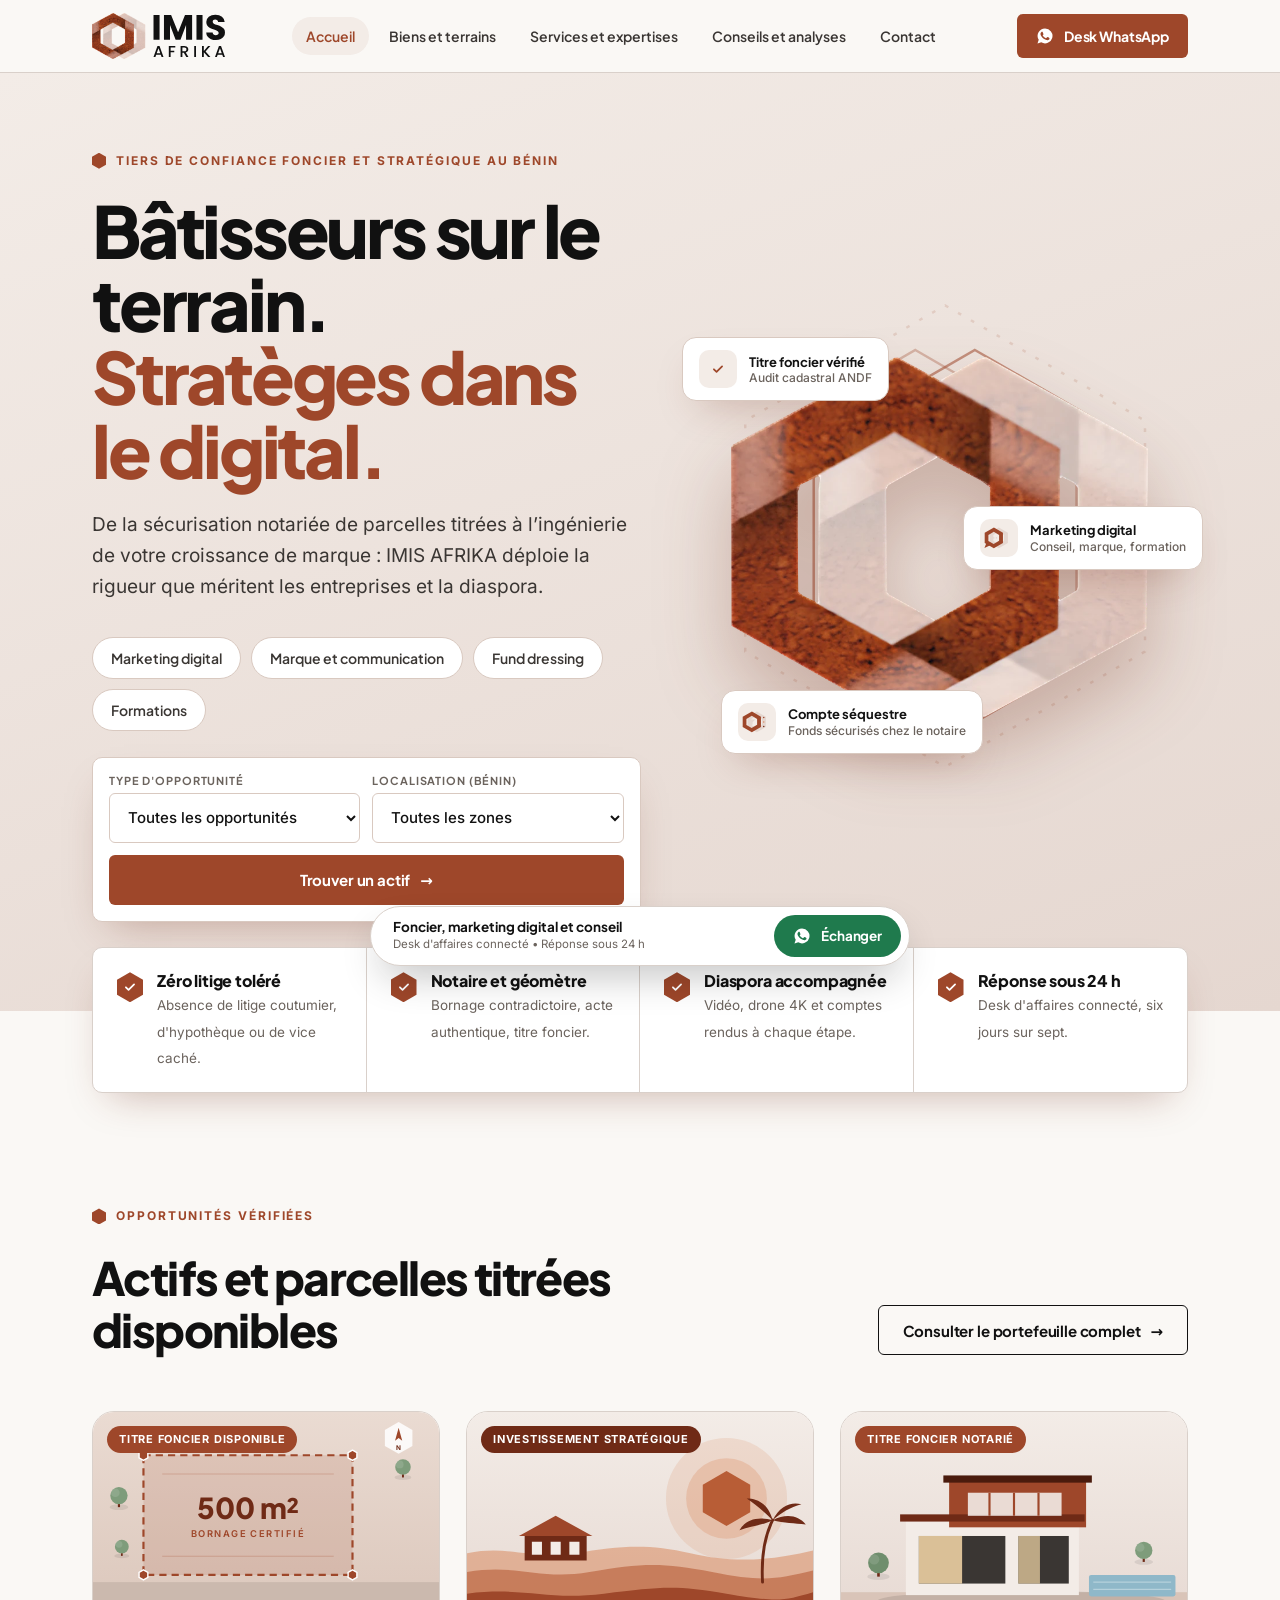
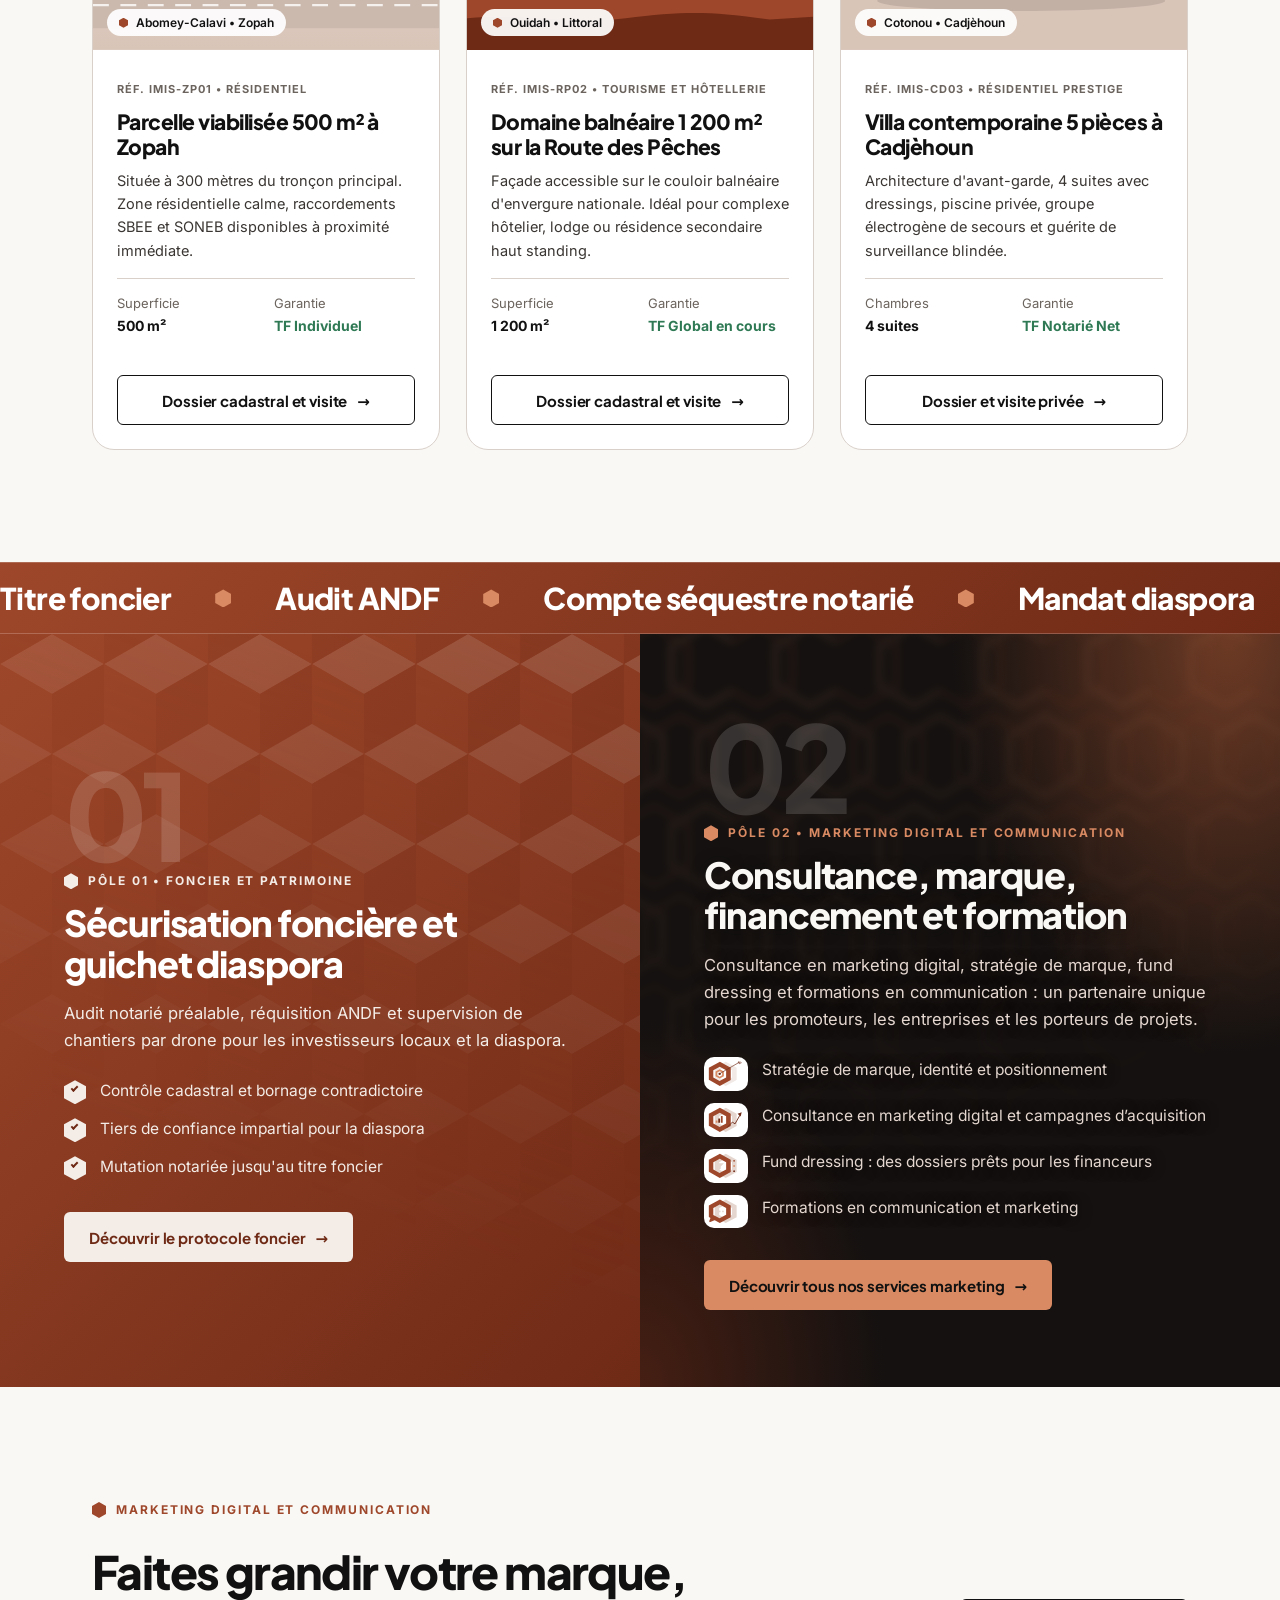
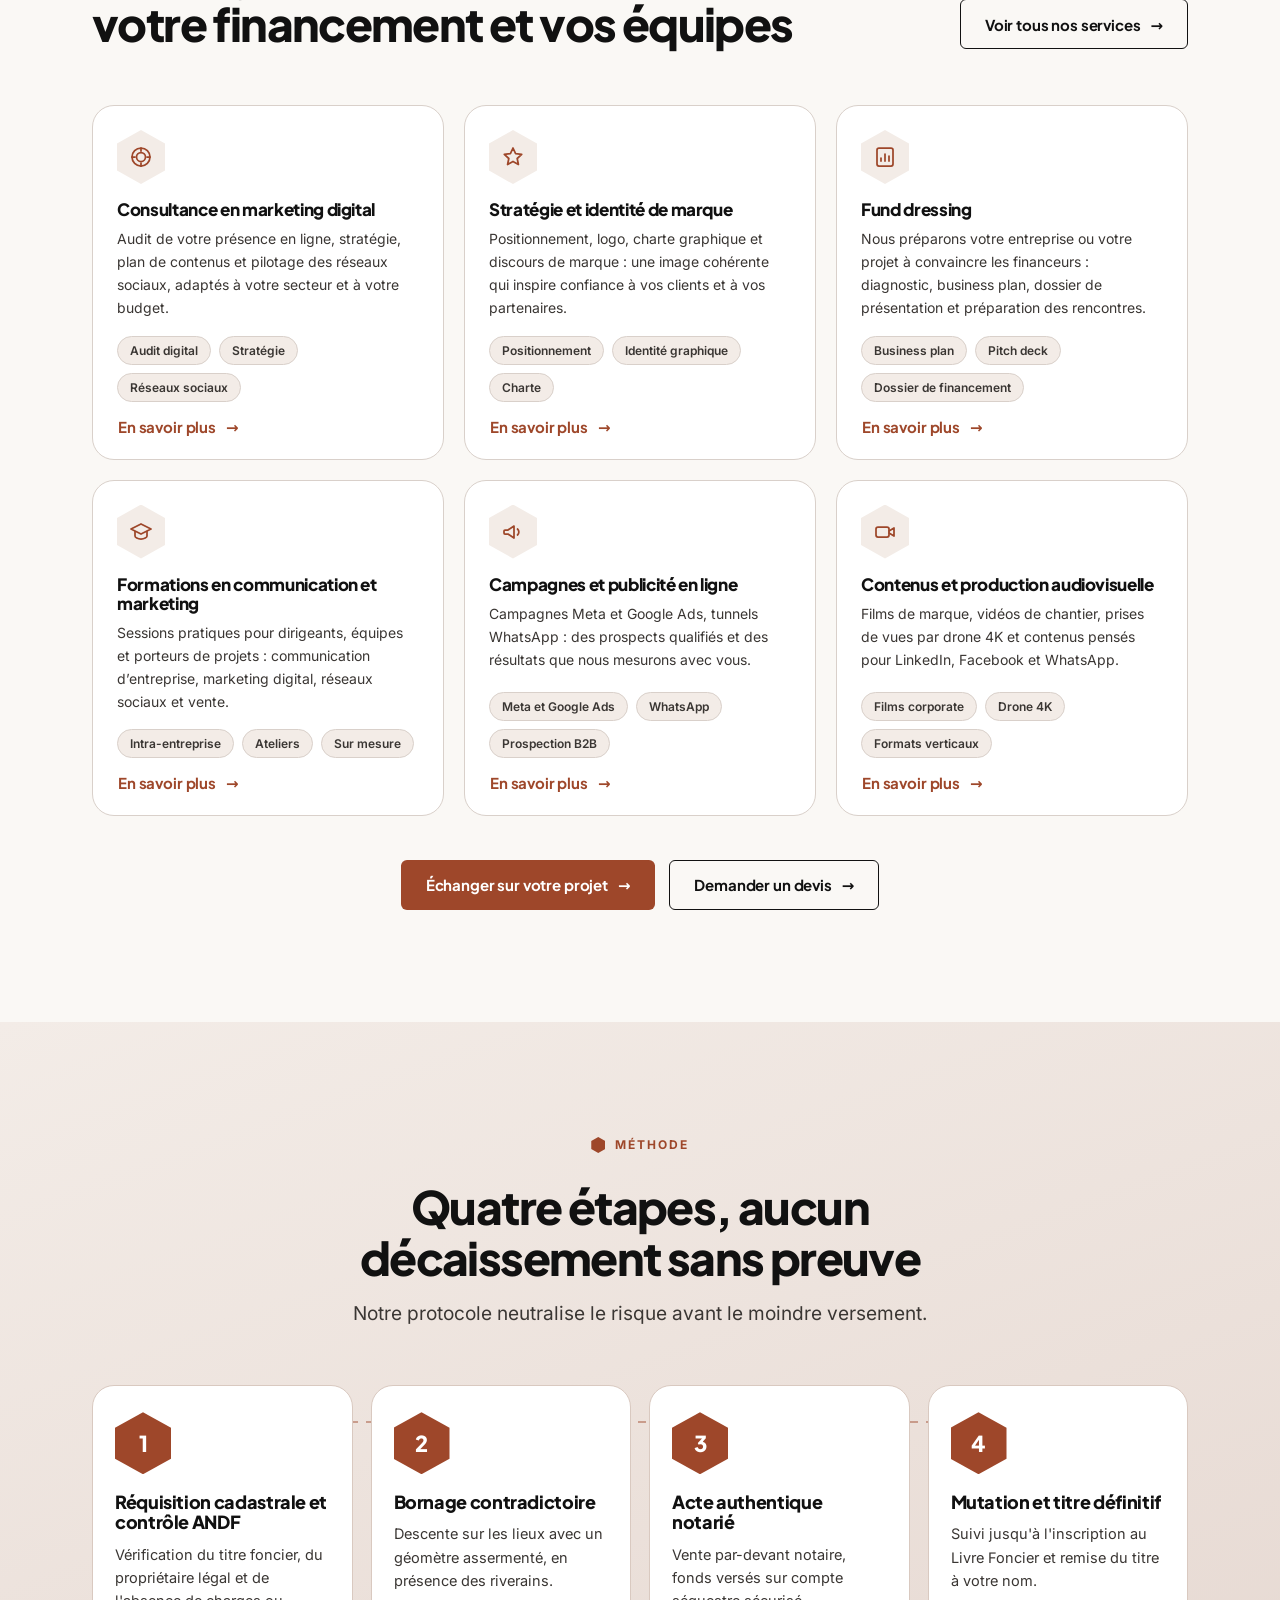
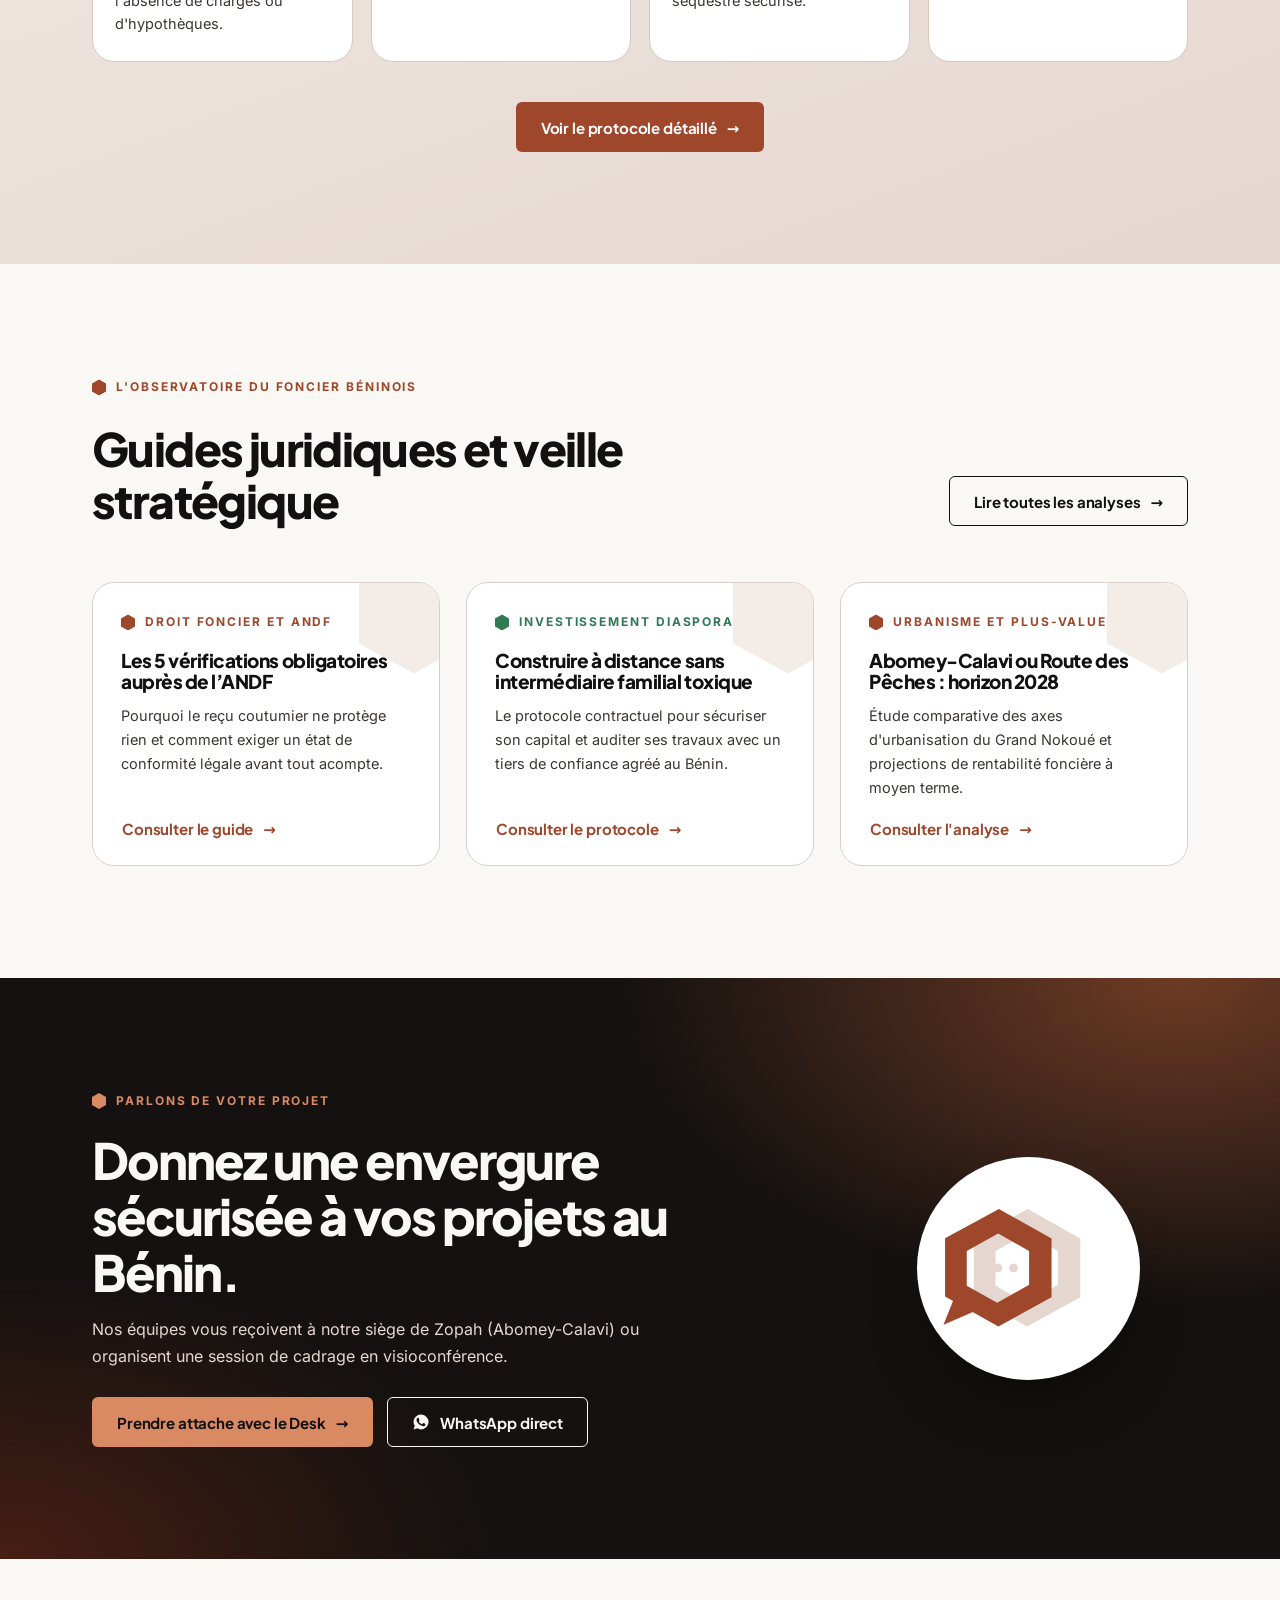
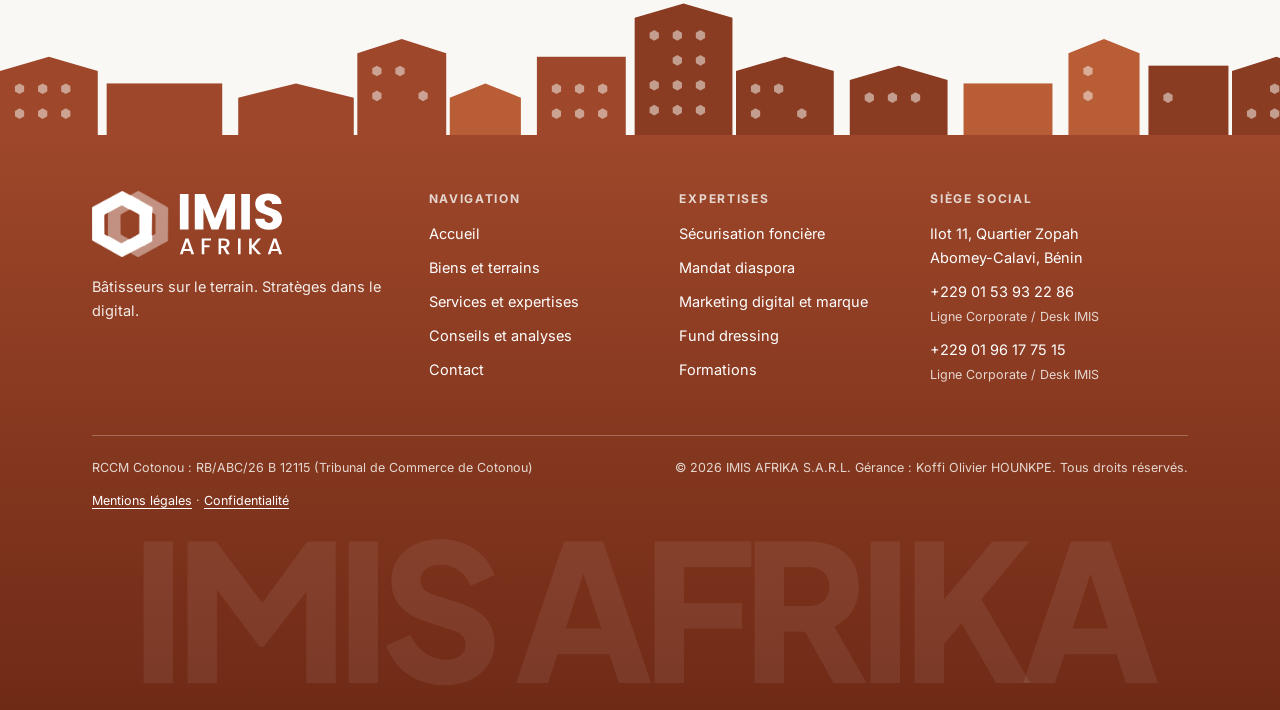
<file: index.html>
<!DOCTYPE html>
<html lang="fr">
<head>
<meta charset="UTF-8">
<meta name="viewport" content="width=device-width, initial-scale=1, viewport-fit=cover">
<title>IMIS AFRIKA S.A.R.L. | Bâtisseurs fonciers et stratèges digitaux au Bénin</title>
<meta name="description" content="Société béninoise : sécurisation foncière (Titre Foncier ANDF), transactions immobilières, consultance en marketing digital, stratégie de marque, fund dressing et formations en communication. Siège : Zopah, Abomey-Calavi. RCCM Cotonou.">
<meta name="robots" content="index, follow, max-image-preview:large, max-snippet:-1">
<meta name="author" content="IMIS AFRIKA S.A.R.L.">
<meta name="theme-color" content="#F3ECE7">
<link rel="canonical" href="https://simplixtechgroup-cmyk.github.io/imisafrika/">
<link rel="alternate" hreflang="fr" href="https://simplixtechgroup-cmyk.github.io/imisafrika/"><link rel="alternate" hreflang="x-default" href="https://simplixtechgroup-cmyk.github.io/imisafrika/">
<meta name="geo.region" content="BJ-AQ"><meta name="geo.placename" content="Abomey-Calavi, Quartier Zopah"><meta name="geo.position" content="6.4485;2.3557"><meta name="ICBM" content="6.4485, 2.3557">
<meta property="og:type" content="website"><meta property="og:locale" content="fr_FR"><meta property="og:site_name" content="IMIS AFRIKA S.A.R.L.">
<meta property="og:title" content="IMIS AFRIKA S.A.R.L. | Bâtisseurs fonciers et stratèges digitaux au Bénin"><meta property="og:description" content="Terrains titrés, sécurisation foncière ANDF, marketing digital et stratégie de marque. Zopah, Abomey-Calavi (Bénin)."><meta property="og:url" content="https://simplixtechgroup-cmyk.github.io/imisafrika/"><meta property="og:image" content="https://simplixtechgroup-cmyk.github.io/imisafrika/assets/img/og/og-imis-afrika.png?v=2"><meta property="og:image:secure_url" content="https://simplixtechgroup-cmyk.github.io/imisafrika/assets/img/og/og-imis-afrika.png?v=2"><meta property="og:image:type" content="image/png"><meta property="og:image:width" content="1200"><meta property="og:image:height" content="630"><meta property="og:image:alt" content="IMIS AFRIKA : bâtisseurs fonciers et stratèges digitaux, symbole aux deux hexagones imbriqués">
<meta name="twitter:card" content="summary_large_image"><meta name="twitter:title" content="IMIS AFRIKA S.A.R.L. | Bâtisseurs fonciers et stratèges digitaux au Bénin"><meta name="twitter:description" content="Terrains titrés, sécurisation foncière ANDF, marketing digital et stratégie de marque. Zopah, Abomey-Calavi (Bénin)."><meta name="twitter:image" content="https://simplixtechgroup-cmyk.github.io/imisafrika/assets/img/og/og-imis-afrika.png?v=2"><meta name="twitter:image:alt" content="IMIS AFRIKA : bâtisseurs fonciers et stratèges digitaux, symbole aux deux hexagones imbriqués">


<link rel="icon" href="favicon.ico" sizes="48x48">
<link rel="icon" href="assets/img/icons/favicon.svg" type="image/svg+xml">
<link rel="icon" type="image/png" sizes="32x32" href="assets/img/icons/favicon-32.png">
<link rel="apple-touch-icon" sizes="180x180" href="apple-touch-icon.png">
<link rel="mask-icon" href="assets/img/icons/safari-pinned-tab.svg" color="#9E472A">
<link rel="manifest" href="site.webmanifest">
<meta name="application-name" content="IMIS AFRIKA"><meta name="apple-mobile-web-app-title" content="IMIS AFRIKA">
<meta name="msapplication-TileColor" content="#9E472A"><meta name="msapplication-config" content="browserconfig.xml">
<meta name="color-scheme" content="light"><meta name="referrer" content="strict-origin-when-cross-origin">
<meta http-equiv="Content-Security-Policy" content="default-src 'self'; script-src 'self' 'sha256-Du+OJKJSbdUgz5nrHeWWINvez6XKDDU/tyj/5c2uvwo='; style-src 'self' 'unsafe-inline'; img-src 'self' data:; font-src 'self'; media-src 'self'; connect-src 'self'; object-src 'none'; base-uri 'self'; form-action 'self' https://wa.me">
<link rel="preload" href="assets/fonts/plus-jakarta-sans-latin-wght-normal.woff2" as="font" type="font/woff2" crossorigin>
<link rel="preload" href="assets/fonts/inter-latin-wght-normal.woff2" as="font" type="font/woff2" crossorigin>
<link rel="stylesheet" href="css/style.css">
<script>document.documentElement.classList.add('js')</script>
<script type="application/ld+json">
{
 "@context": "https://schema.org",
 "@graph": [
  {
   "@type": "Organization",
   "@id": "https://simplixtechgroup-cmyk.github.io/imisafrika/#organization",
   "name": "IMIS AFRIKA S.A.R.L.",
   "legalName": "IMIS AFRIKA S.A.R.L.",
   "url": "https://simplixtechgroup-cmyk.github.io/imisafrika/",
   "logo": "https://simplixtechgroup-cmyk.github.io/imisafrika/assets/img/logo/imis-afrika.svg",
   "description": "Société de référence en sécurisation foncière, gestion immobilière, consultance en marketing digital, stratégie de marque, fund dressing et formation en communication au Bénin.",
   "address": {
    "@type": "PostalAddress",
    "streetAddress": "Ilot 11, Quartier Zopah",
    "addressLocality": "Abomey-Calavi",
    "addressRegion": "Atlantique",
    "addressCountry": "BJ"
   },
   "founder": {
    "@type": "Person",
    "name": "Koffi Olivier HOUNKPE",
    "jobTitle": "Gérant"
   },
   "contactPoint": {
    "@type": "ContactPoint",
    "telephone": "+2290153932286",
    "contactType": "sales",
    "areaServed": [
     "BJ",
     "FR",
     "US",
     "CA",
     "CI",
     "SN"
    ]
   },
   "identifier": {
    "@type": "PropertyValue",
    "propertyID": "RCCM",
    "value": "RB/ABC/26 B 12115"
   },
   "image": "https://simplixtechgroup-cmyk.github.io/imisafrika/assets/img/og/og-imis-afrika.png?v=2",
   "foundingLocation": "Abomey-Calavi, Bénin",
   "geo": {
    "@type": "GeoCoordinates",
    "latitude": 6.4485,
    "longitude": 2.3557
   },
   "openingHoursSpecification": [
    {
     "@type": "OpeningHoursSpecification",
     "dayOfWeek": [
      "Monday",
      "Tuesday",
      "Wednesday",
      "Thursday",
      "Friday"
     ],
     "opens": "08:30",
     "closes": "18:30"
    },
    {
     "@type": "OpeningHoursSpecification",
     "dayOfWeek": "Saturday",
     "opens": "09:00",
     "closes": "14:00"
    }
   ]
  },
  {
   "@type": "RealEstateAgency",
   "@id": "https://simplixtechgroup-cmyk.github.io/imisafrika/#realestate",
   "name": "IMIS AFRIKA Immobilier et Foncier",
   "parentOrganization": {
    "@id": "https://simplixtechgroup-cmyk.github.io/imisafrika/#organization"
   },
   "areaServed": "Bénin",
   "url": "https://simplixtechgroup-cmyk.github.io/imisafrika/",
   "telephone": "+2290153932286",
   "address": {
    "@type": "PostalAddress",
    "streetAddress": "Ilot 11, Quartier Zopah",
    "addressLocality": "Abomey-Calavi",
    "addressRegion": "Atlantique",
    "addressCountry": "BJ"
   }
  },
  {
   "@type": "MarketingAgency",
   "@id": "https://simplixtechgroup-cmyk.github.io/imisafrika/#marketing",
   "name": "IMIS AFRIKA Communication et Stratégie",
   "description": "Consultance en marketing digital, stratégie de marque, communication, fund dressing et formations en communication et marketing.",
   "parentOrganization": {
    "@id": "https://simplixtechgroup-cmyk.github.io/imisafrika/#organization"
   },
   "areaServed": [
    "Bénin",
    "Afrique de l'Ouest"
   ],
   "url": "https://simplixtechgroup-cmyk.github.io/imisafrika/",
   "telephone": "+2290153932286",
   "address": {
    "@type": "PostalAddress",
    "streetAddress": "Ilot 11, Quartier Zopah",
    "addressLocality": "Abomey-Calavi",
    "addressRegion": "Atlantique",
    "addressCountry": "BJ"
   }
  },
  {
   "@type": "WebSite",
   "@id": "https://simplixtechgroup-cmyk.github.io/imisafrika/#website",
   "url": "https://simplixtechgroup-cmyk.github.io/imisafrika/",
   "name": "IMIS AFRIKA S.A.R.L.",
   "inLanguage": "fr",
   "publisher": {
    "@id": "https://simplixtechgroup-cmyk.github.io/imisafrika/#organization"
   }
  },
  {
   "@type": "WebPage",
   "@id": "https://simplixtechgroup-cmyk.github.io/imisafrika/#webpage",
   "url": "https://simplixtechgroup-cmyk.github.io/imisafrika/",
   "name": "IMIS AFRIKA S.A.R.L. | Bâtisseurs fonciers et stratèges digitaux au Bénin",
   "isPartOf": {
    "@id": "https://simplixtechgroup-cmyk.github.io/imisafrika/#website"
   },
   "about": {
    "@id": "https://simplixtechgroup-cmyk.github.io/imisafrika/#organization"
   },
   "inLanguage": "fr",
   "primaryImageOfPage": {
    "@type": "ImageObject",
    "url": "https://simplixtechgroup-cmyk.github.io/imisafrika/assets/img/og/og-imis-afrika.png?v=2",
    "width": 1200,
    "height": 630
   }
  }
 ]
}
</script>
<style>/* pole-flou : motif de fond du pôle 02 adouci pour la lisibilité */
.pole.p2::before{inset:-12px;opacity:.1;filter:blur(4px)}
.pole.p2 h3,.pole.p2 .lead,.pole.p2 li{text-shadow:0 1px 14px rgba(17,17,17,.55)}</style>
</head>
<body>
<a class="skip" href="#contenu">Aller au contenu</a>
<header class="navbar"><div class="container nav-in">
  <a class="brand" href="index.html" aria-label="IMIS AFRIKA S.A.R.L., accueil"><img src="assets/img/logo/imis-afrika.svg" alt="IMIS AFRIKA S.A.R.L." width="165" height="46"></a>
  <nav aria-label="Navigation principale"><ul class="nav-menu"><li><a class="nav-link active" href="index.html" aria-current="page">Accueil</a></li><li><a class="nav-link" href="biens-terrains.html">Biens et terrains</a></li><li><a class="nav-link" href="services.html">Services et expertises</a></li><li><a class="nav-link" href="conseils.html">Conseils et analyses</a></li><li><a class="nav-link" href="contact.html">Contact</a></li></ul></nav>
  <div class="nav-cta"><a class="btn p" href="https://wa.me/2290153932286?text=Bonjour%20la%20Direction%20IMIS%20AFRIKA%2C%20je%20souhaite%20un%20renseignement%20sur%20vos%20opportunit%C3%A9s." target="_blank" rel="noopener noreferrer"><svg viewBox="0 0 24 24" fill="currentColor" aria-hidden="true"><path d="M12.04 2a9.9 9.9 0 0 0-8.4 15.1L2 22l5-1.6A9.9 9.9 0 1 0 12.04 2zm5.8 14.1c-.25.7-1.45 1.35-2 1.4-.5.05-1.15.07-1.85-.12a17 17 0 0 1-1.7-.63c-3-1.3-4.95-4.3-5.1-4.5-.15-.2-1.2-1.6-1.2-3s.75-2.1 1-2.4c.27-.3.6-.37.8-.37h.55c.18 0 .42-.07.65.5.25.6.85 2.1.92 2.25.07.15.12.32.02.52-.1.2-.15.32-.3.5-.15.17-.32.38-.45.5-.15.15-.3.3-.13.6.17.3.77 1.27 1.65 2.05 1.12 1 2.07 1.3 2.37 1.45.3.15.47.12.65-.07.17-.2.75-.87.95-1.17.2-.3.4-.25.67-.15.27.1 1.72.82 2.02.97.3.15.5.22.57.35.07.12.07.72-.18 1.4z"/></svg><span>Desk WhatsApp</span></a>
  <button class="burger" aria-label="Ouvrir le menu" aria-expanded="false" aria-controls="drawer"><span><i></i><i></i><i></i></span></button></div>
</div></header>
<div class="drawer" id="drawer"><a class="nav-link active" href="index.html">Accueil</a><a class="nav-link" href="biens-terrains.html">Biens et terrains</a><a class="nav-link" href="services.html">Services et expertises</a><a class="nav-link" href="conseils.html">Conseils et analyses</a><a class="nav-link" href="contact.html">Contact</a><a class="btn p" href="https://wa.me/2290153932286?text=Bonjour%20la%20Direction%20IMIS%20AFRIKA%2C%20je%20souhaite%20un%20renseignement%20sur%20vos%20opportunit%C3%A9s." target="_blank" rel="noopener noreferrer"><svg viewBox="0 0 24 24" fill="currentColor" aria-hidden="true"><path d="M12.04 2a9.9 9.9 0 0 0-8.4 15.1L2 22l5-1.6A9.9 9.9 0 1 0 12.04 2zm5.8 14.1c-.25.7-1.45 1.35-2 1.4-.5.05-1.15.07-1.85-.12a17 17 0 0 1-1.7-.63c-3-1.3-4.95-4.3-5.1-4.5-.15-.2-1.2-1.6-1.2-3s.75-2.1 1-2.4c.27-.3.6-.37.8-.37h.55c.18 0 .42-.07.65.5.25.6.85 2.1.92 2.25.07.15.12.32.02.52-.1.2-.15.32-.3.5-.15.17-.32.38-.45.5-.15.15-.3.3-.13.6.17.3.77 1.27 1.65 2.05 1.12 1 2.07 1.3 2.37 1.45.3.15.47.12.65-.07.17-.2.75-.87.95-1.17.2-.3.4-.25.67-.15.27.1 1.72.82 2.02.97.3.15.5.22.57.35.07.12.07.72-.18 1.4z"/></svg><span>Contacter le Desk WhatsApp</span></a></div>
<main id="contenu">

<section class="hero amb-sable">
  <div class="container hero-grid">
    <div>
      <span class="lbl rv">Tiers de confiance foncier et stratégique au Bénin</span>
      <h1 class="rv d1">Bâtisseurs sur le terrain. <em>Stratèges dans le digital.</em></h1>
      <p class="lead rv d2">De la sécurisation notariée de parcelles titrées à l’ingénierie de votre croissance de marque : IMIS AFRIKA déploie la rigueur que méritent les entreprises et la diaspora.</p>
      <div class="pills rv d2" style="margin:0 0 26px"><a class="pill-link" href="#marketing">Marketing digital</a><a class="pill-link" href="services.html#communication">Marque et communication</a><a class="pill-link" href="services.html#fund-dressing">Fund dressing</a><a class="pill-link" href="services.html#formation">Formations</a></div>
      <div class="search rv d3"><form action="biens-terrains.html" method="GET" class="search-grid">
        <div class="fld"><label for="type">Type d'opportunité</label><select id="type" name="type"><option value="all">Toutes les opportunités</option><option value="terrain">Parcelle titrée</option><option value="domaine">Domaine agricole / balnéaire</option><option value="villa">Villa et bâti standing</option></select></div>
        <div class="fld"><label for="zone">Localisation (Bénin)</label><select id="zone" name="zone"><option value="all">Toutes les zones</option><option value="calavi">Abomey-Calavi (Zopah, Arconville)</option><option value="ouidah">Ouidah / Route des Pêches</option><option value="cotonou">Cotonou (Cadjèhoun, Akpakpa)</option><option value="allada">Allada et environs</option></select></div>
        <button type="submit" class="btn p"><span>Trouver un actif</span><span class="arr">→</span></button>
      </form></div>
    </div>
    <div class="hero-stage rv d2" aria-hidden="false">
      <svg class="ring" viewBox="0 0 400 400" aria-hidden="true"><g fill="none" stroke="#9E472A" stroke-width="2"><polygon points="180.0,50.0 309.9,125.0 309.9,275.0 180.0,350.0 50.1,275.0 50.1,125.0" stroke-opacity=".35"/><polygon points="228.0,50.0 357.9,125.0 357.9,275.0 228.0,350.0 98.1,275.0 98.1,125.0" stroke-opacity=".6"/><polygon points="204.0,14.0 365.1,107.0 365.1,293.0 204.0,386.0 42.9,293.0 42.9,107.0" stroke-opacity=".16" stroke-dasharray="3 9"/></g></svg>
      <img class="sym" src="assets/img/logo/symbole-color-720.webp" alt="Symbole IMIS AFRIKA : deux hexagones imbriqués" width="720" height="622" fetchpriority="high">
      <div class="chip c1"><span class="ic"><svg viewBox="0 0 24 24" width="14" height="14" fill="none" stroke="#9E472A" stroke-width="3" stroke-linecap="round" stroke-linejoin="round" aria-hidden="true" style="margin-top:-1px"><path d="m5 12.5 4.5 4.5L19 7.5"/></svg></span><span>Titre foncier vérifié<small>Audit cadastral ANDF</small></span></div>
      <div class="chip c2"><span class="ic"><img src="assets/img/motifs/derive_dialogue.svg" alt=""></span><span>Marketing digital<small>Conseil, marque, formation</small></span></div>
      <div class="chip c3"><span class="ic"><img src="assets/img/motifs/derive_conversion.svg" alt=""></span><span>Compte séquestre<small>Fonds sécurisés chez le notaire</small></span></div>
    </div>
  </div>
</section>

<div class="container" style="position:relative;z-index:3"><div class="proof rv">
  <div><i><svg viewBox="0 0 24 24" width="14" height="14" fill="none" stroke="#fff" stroke-width="3" stroke-linecap="round" stroke-linejoin="round" aria-hidden="true" style="margin-top:-1px"><path d="m5 12.5 4.5 4.5L19 7.5"/></svg></i><p><b>Zéro litige toléré</b><span>Absence de litige coutumier, d'hypothèque ou de vice caché.</span></p></div>
  <div><i><svg viewBox="0 0 24 24" width="14" height="14" fill="none" stroke="#fff" stroke-width="3" stroke-linecap="round" stroke-linejoin="round" aria-hidden="true" style="margin-top:-1px"><path d="m5 12.5 4.5 4.5L19 7.5"/></svg></i><p><b>Notaire et géomètre</b><span>Bornage contradictoire, acte authentique, titre foncier.</span></p></div>
  <div><i><svg viewBox="0 0 24 24" width="14" height="14" fill="none" stroke="#fff" stroke-width="3" stroke-linecap="round" stroke-linejoin="round" aria-hidden="true" style="margin-top:-1px"><path d="m5 12.5 4.5 4.5L19 7.5"/></svg></i><p><b>Diaspora accompagnée</b><span>Vidéo, drone 4K et comptes rendus à chaque étape.</span></p></div>
  <div><i><svg viewBox="0 0 24 24" width="14" height="14" fill="none" stroke="#fff" stroke-width="3" stroke-linecap="round" stroke-linejoin="round" aria-hidden="true" style="margin-top:-1px"><path d="m5 12.5 4.5 4.5L19 7.5"/></svg></i><p><b>Réponse sous 24 h</b><span>Desk d'affaires connecté, six jours sur sept.</span></p></div>
</div></div>

<section class="section amb-albatre" id="biens">
  <div class="container">
    <div class="sec-head"><div><span class="lbl">Opportunités vérifiées</span><h2 class="h2" style="margin-top:14px;max-width:18ch">Actifs et parcelles titrées disponibles</h2></div>
    <a class="btn s" href="biens-terrains.html"><span>Consulter le portefeuille complet</span><span class="arr">→</span></a></div>
    <div class="grid-3"><article class="card rv d1" data-type="terrain" data-loc="calavi">
  <div class="card-media">
    <!-- [À COMPLÉTER : photo réelle du bien IMIS-ZP01. L'illustration ci-dessous tient lieu de visuel provisoire.] -->
    <svg viewBox="0 0 480 330" preserveAspectRatio="xMidYMid slice" role="img" aria-label="Parcelle titrée à Abomey-Calavi, Zopah" xmlns="http://www.w3.org/2000/svg"><defs><linearGradient id="azp01ss" x1="0" y1="0" x2="0" y2="1"><stop offset="0" stop-color="#F3ECE7"/><stop offset="1" stop-color="#E5D7D0"/></linearGradient><linearGradient id="azp01sg" x1="0" y1="0" x2="0" y2="1"><stop offset="0" stop-color="#EADBD2"/><stop offset="1" stop-color="#D9C4B8"/></linearGradient></defs><rect width="480" height="330" fill="url(#azp01sg)"/><rect y="236" width="480" height="64" fill="#CBB9AE"/><path d="M0 268H480" stroke="#fff" stroke-width="3" stroke-dasharray="22 16" opacity=".8"/><polygon points="70,60 360,60 360,226 70,226" fill="#9E472A" fill-opacity=".14" stroke="#9E472A" stroke-width="3" stroke-dasharray="10 7"/><path d="M96 86H334M96 200H334" stroke="#9E472A" stroke-opacity=".25" stroke-width="1.5"/><polygon points="70.0,53.0 76.1,56.5 76.1,63.5 70.0,67.0 63.9,63.5 63.9,56.5" fill="#9E472A" stroke="#fff" stroke-width="2"/><polygon points="360.0,53.0 366.1,56.5 366.1,63.5 360.0,67.0 353.9,63.5 353.9,56.5" fill="#9E472A" stroke="#fff" stroke-width="2"/><polygon points="360.0,219.0 366.1,222.5 366.1,229.5 360.0,233.0 353.9,229.5 353.9,222.5" fill="#9E472A" stroke="#fff" stroke-width="2"/><polygon points="70.0,219.0 76.1,222.5 76.1,229.5 70.0,233.0 63.9,229.5 63.9,222.5" fill="#9E472A" stroke="#fff" stroke-width="2"/><text x="215" y="148" text-anchor="middle" font-family="Plus Jakarta Sans,Inter,sans-serif" font-weight="800" font-size="40" fill="#6F2A16">500 m²</text><text x="215" y="174" text-anchor="middle" font-family="Inter,sans-serif" font-weight="600" font-size="13" letter-spacing="2" fill="#9E472A">BORNAGE CERTIFIÉ</text><g transform="translate(36 120) scale(1)"><ellipse cx="0" cy="12" rx="13" ry="4" fill="#000" opacity=".08"/><rect x="-1.5" y="0" width="3" height="12" fill="#6F2A16"/><circle cx="0" cy="-4" r="12" fill="#7E9C7B"/><circle cx="-5" cy="-8" r="6" fill="#fff" opacity=".12"/></g><g transform="translate(40 190) scale(0.8)"><ellipse cx="0" cy="12" rx="13" ry="4" fill="#000" opacity=".08"/><rect x="-1.5" y="0" width="3" height="12" fill="#6F2A16"/><circle cx="0" cy="-4" r="12" fill="#7E9C7B"/><circle cx="-5" cy="-8" r="6" fill="#fff" opacity=".12"/></g><g transform="translate(430 80) scale(0.9)"><ellipse cx="0" cy="12" rx="13" ry="4" fill="#000" opacity=".08"/><rect x="-1.5" y="0" width="3" height="12" fill="#6F2A16"/><circle cx="0" cy="-4" r="12" fill="#7E9C7B"/><circle cx="-5" cy="-8" r="6" fill="#fff" opacity=".12"/></g><g transform="translate(424 36)"><polygon points="0.0,-22.0 19.1,-11.0 19.1,11.0 0.0,22.0 -19.1,11.0 -19.1,-11.0" fill="#fff" opacity=".85"/><path d="M0 -14 5 4 0 0 -5 4z" fill="#9E472A"/><text y="17" text-anchor="middle" font-size="9" font-weight="700" font-family="Inter,sans-serif" fill="#6F2A16">N</text></g></svg>
    <span class="badge ">Titre Foncier Disponible</span><span class="loc">Abomey-Calavi • Zopah</span>
  </div>
  <div class="card-body"><span class="card-ref">Réf. IMIS-ZP01 • Résidentiel</span><h3 class="card-h">Parcelle viabilisée 500 m² à Zopah</h3><p class="card-desc">Située à 300 mètres du tronçon principal. Zone résidentielle calme, raccordements SBEE et SONEB disponibles à proximité immédiate.</p><div class="specs"><div>Superficie<b class="">500 m²</b></div><div>Garantie<b class="ok">TF Individuel</b></div></div></div>
  <div class="card-foot"><a class="btn s" style="color:#111" href="https://wa.me/2290153932286?text=Bonjour%20IMIS%20AFRIKA%2C%20je%20souhaite%20recevoir%20le%20dossier%20complet%20de%20la%20Parcelle%20Zopah%20500m2%20%28R%C3%A9f.%20IMIS-ZP01%29." target="_blank" rel="noopener noreferrer"><span>Dossier cadastral et visite</span><span class="arr">→</span></a></div>
</article><article class="card rv d2" data-type="domaine" data-loc="ouidah">
  <div class="card-media">
    <!-- [À COMPLÉTER : photo réelle du bien IMIS-RP02. L'illustration ci-dessous tient lieu de visuel provisoire.] -->
    <svg viewBox="0 0 480 330" preserveAspectRatio="xMidYMid slice" role="img" aria-label="Domaine littoral, Route des Pêches, Ouidah" xmlns="http://www.w3.org/2000/svg"><defs><linearGradient id="arp02ss" x1="0" y1="0" x2="0" y2="1"><stop offset="0" stop-color="#F3ECE7"/><stop offset="1" stop-color="#E5D7D0"/></linearGradient><linearGradient id="arp02sg" x1="0" y1="0" x2="0" y2="1"><stop offset="0" stop-color="#EADBD2"/><stop offset="1" stop-color="#D9C4B8"/></linearGradient></defs><rect width="480" height="330" fill="url(#arp02ss)"/>
<circle cx="360" cy="120" r="84" fill="#D98A62" opacity=".18"/><circle cx="360" cy="120" r="56" fill="#D98A62" opacity=".3"/><polygon points="360.0,82.0 392.9,101.0 392.9,139.0 360.0,158.0 327.1,139.0 327.1,101.0" fill="#B85D36"/>
<path d="M0 196C60 184 90 206 150 196S250 182 310 196 420 206 480 192V330H0z" fill="#D98A62" opacity=".55"/>
<path d="M0 222C70 210 100 234 170 222S270 208 340 222 430 232 480 220V330H0z" fill="#B85D36" opacity=".6"/>
<path d="M0 252C80 242 110 262 190 252S290 240 360 252 440 262 480 250V330H0z" fill="#9E472A"/>
<path d="M0 286C90 278 140 296 220 286S340 276 420 288L480 284V330H0z" fill="#6F2A16"/>
<g transform="translate(80 150)"><rect x="0" y="22" width="86" height="34" fill="#6F2A16"/><path d="M-8 22 43 -6 94 22z" fill="#9E472A"/><rect x="10" y="30" width="14" height="18" fill="#F3ECE7"/><rect x="36" y="30" width="14" height="18" fill="#F3ECE7"/><rect x="62" y="30" width="14" height="18" fill="#F3ECE7"/></g>
<g stroke="#6F2A16" stroke-width="4" fill="none" stroke-linecap="round"><path d="M410 236C408 200 414 170 424 150"/></g><g fill="#6F2A16"><path d="M424 150c-22-6-38 0-46 14 16-6 30-6 46-14zM424 150c20-10 36-6 46 6-16-2-30-2-46-6zM424 150c-6-22-20-30-36-30 12 8 24 18 36 30zM424 150c10-20 26-26 40-22-16 4-28 12-40 22z"/></g></svg>
    <span class="badge deep">Investissement stratégique</span><span class="loc">Ouidah • Littoral</span>
  </div>
  <div class="card-body"><span class="card-ref">Réf. IMIS-RP02 • Tourisme et hôtellerie</span><h3 class="card-h">Domaine balnéaire 1 200 m² sur la Route des Pêches</h3><p class="card-desc">Façade accessible sur le couloir balnéaire d'envergure nationale. Idéal pour complexe hôtelier, lodge ou résidence secondaire haut standing.</p><div class="specs"><div>Superficie<b class="">1 200 m²</b></div><div>Garantie<b class="ok">TF Global en cours</b></div></div></div>
  <div class="card-foot"><a class="btn s" style="color:#111" href="https://wa.me/2290153932286?text=Bonjour%20IMIS%20AFRIKA%2C%20je%20souhaite%20des%20d%C3%A9tails%20sur%20le%20Domaine%20Route%20des%20P%C3%AAches%20%28R%C3%A9f.%20IMIS-RP02%29." target="_blank" rel="noopener noreferrer"><span>Dossier cadastral et visite</span><span class="arr">→</span></a></div>
</article><article class="card rv d3" data-type="villa" data-loc="cotonou">
  <div class="card-media">
    <!-- [À COMPLÉTER : photo réelle du bien IMIS-CD03. L'illustration ci-dessous tient lieu de visuel provisoire.] -->
    <svg viewBox="0 0 480 330" preserveAspectRatio="xMidYMid slice" role="img" aria-label="Villa moderne à Cadjèhoun, Cotonou" xmlns="http://www.w3.org/2000/svg"><defs><linearGradient id="acd03ss" x1="0" y1="0" x2="0" y2="1"><stop offset="0" stop-color="#F3ECE7"/><stop offset="1" stop-color="#E5D7D0"/></linearGradient><linearGradient id="acd03sg" x1="0" y1="0" x2="0" y2="1"><stop offset="0" stop-color="#EADBD2"/><stop offset="1" stop-color="#D9C4B8"/></linearGradient></defs><rect width="480" height="330" fill="url(#acd03ss)"/><rect y="250" width="480" height="80" fill="#D9C4B8"/>
<ellipse cx="250" cy="262" rx="200" ry="14" fill="#000" opacity=".1"/>
<rect x="90" y="150" width="240" height="104" fill="#F3ECE7"/><rect x="150" y="96" width="190" height="64" fill="#9E472A"/><rect x="82" y="142" width="256" height="10" fill="#6F2A16"/><rect x="142" y="88" width="206" height="10" fill="#4A1B0D"/>
<rect x="108" y="172" width="120" height="66" fill="#3A3633"/><rect x="108" y="172" width="60" height="66" fill="#F6D9A8" opacity=".85"/><rect x="246" y="172" width="70" height="66" fill="#3A3633"/><rect x="246" y="172" width="30" height="66" fill="#F6D9A8" opacity=".7"/>
<rect x="176" y="112" width="130" height="32" fill="#F3ECE7" opacity=".9"/><path d="M206 112v32M240 112v32M274 112v32" stroke="#9E472A" stroke-width="3"/>
<rect x="344" y="226" width="120" height="30" rx="3" fill="#8FB8C9"/><path d="M350 236h108M350 246h108" stroke="#fff" opacity=".6"/>
<g transform="translate(52 214) scale(1.2)"><ellipse cx="0" cy="12" rx="13" ry="4" fill="#000" opacity=".08"/><rect x="-1.5" y="0" width="3" height="12" fill="#6F2A16"/><circle cx="0" cy="-4" r="12" fill="#6F8E6D"/><circle cx="-5" cy="-8" r="6" fill="#fff" opacity=".12"/></g><g transform="translate(420 196) scale(1)"><ellipse cx="0" cy="12" rx="13" ry="4" fill="#000" opacity=".08"/><rect x="-1.5" y="0" width="3" height="12" fill="#6F2A16"/><circle cx="0" cy="-4" r="12" fill="#7E9C7B"/><circle cx="-5" cy="-8" r="6" fill="#fff" opacity=".12"/></g></svg>
    <span class="badge ">Titre Foncier Notarié</span><span class="loc">Cotonou • Cadjèhoun</span>
  </div>
  <div class="card-body"><span class="card-ref">Réf. IMIS-CD03 • Résidentiel prestige</span><h3 class="card-h">Villa contemporaine 5 pièces à Cadjèhoun</h3><p class="card-desc">Architecture d'avant-garde, 4 suites avec dressings, piscine privée, groupe électrogène de secours et guérite de surveillance blindée.</p><div class="specs"><div>Chambres<b class="">4 suites</b></div><div>Garantie<b class="ok">TF Notarié Net</b></div></div></div>
  <div class="card-foot"><a class="btn s" style="color:#111" href="https://wa.me/2290153932286?text=Bonjour%20IMIS%20AFRIKA%2C%20je%20souhaite%20planifier%20une%20visite%20priv%C3%A9e%20de%20la%20Villa%20Cadj%C3%A8houn%20%28R%C3%A9f.%20IMIS-CD03%29." target="_blank" rel="noopener noreferrer"><span>Dossier et visite privée</span><span class="arr">→</span></a></div>
</article></div>
  </div>
</section>

<div class="marquee amb-terre" aria-hidden="true"><div class="mq-track"><span>Titre foncier</span><span>Audit ANDF</span><span>Compte séquestre notarié</span><span>Mandat diaspora</span><span>Consultance en marketing digital</span><span>Branding d’autorité</span><span>Fund dressing</span><span>Formations en communication</span><span>Campagnes WhatsApp</span><span>Drone 4K</span><span>Titre foncier</span><span>Audit ANDF</span><span>Compte séquestre notarié</span><span>Mandat diaspora</span><span>Consultance en marketing digital</span><span>Branding d’autorité</span><span>Fund dressing</span><span>Formations en communication</span><span>Campagnes WhatsApp</span><span>Drone 4K</span></div></div>

<section class="poles" aria-labelledby="poles-t">
  <div class="pole p1 amb-terre">
    <span class="num" aria-hidden="true">01</span>
    <span class="lbl">Pôle 01 • Foncier et patrimoine</span>
    <h3 id="poles-t">Sécurisation foncière et guichet diaspora</h3>
    <p class="lead">Audit notarié préalable, réquisition ANDF et supervision de chantiers par drone pour les investisseurs locaux et la diaspora.</p>
    <ul>
      <li><span class="tick"></span>Contrôle cadastral et bornage contradictoire</li>
      <li><span class="tick"></span>Tiers de confiance impartial pour la diaspora</li>
      <li><span class="tick"></span>Mutation notariée jusqu'au titre foncier</li>
    </ul>
    <div><a class="btn p" href="services.html#foncier"><span>Découvrir le protocole foncier</span><span class="arr">→</span></a></div>
  </div>
  <div class="pole p2 amb-onyx">
    <span class="num" aria-hidden="true">02</span>
    <span class="lbl">Pôle 02 • Marketing digital et communication</span>
    <h3>Consultance, marque, financement et formation</h3>
    <p class="lead">Consultance en marketing digital, stratégie de marque, fund dressing et formations en communication : un partenaire unique pour les promoteurs, les entreprises et les porteurs de projets.</p>
    <ul>
      <li><img class="" src="assets/img/motifs/derive_ciblage.svg" alt="" width="64" height="46" loading="lazy"><span>Stratégie de marque, identité et positionnement</span></li>
      <li><img class="" src="assets/img/motifs/derive_croissance.svg" alt="" width="64" height="46" loading="lazy"><span>Consultance en marketing digital et campagnes d’acquisition</span></li>
      <li><img class="" src="assets/img/motifs/derive_conversion.svg" alt="" width="64" height="46" loading="lazy"><span>Fund dressing : des dossiers prêts pour les financeurs</span></li>
      <li><img class="" src="assets/img/motifs/derive_dialogue.svg" alt="" width="64" height="46" loading="lazy"><span>Formations en communication et marketing</span></li>
    </ul>
    <div><a class="btn p" href="#marketing"><span>Découvrir tous nos services marketing</span><span class="arr">→</span></a></div>
  </div>
</section>

<section class="section amb-albatre" id="marketing">
  <div class="container">
    <div class="sec-head"><div><span class="lbl">Marketing digital et communication</span><h2 class="h2" style="margin-top:14px;max-width:22ch">Faites grandir votre marque, votre financement et vos équipes</h2></div>
    <a class="btn s" href="services.html#communication"><span>Voir tous nos services</span><span class="arr">→</span></a></div>
    <div class="mk-grid"><div class="sub rv"><div class="hx"><svg viewBox="0 0 24 24" aria-hidden="true"><circle cx="12" cy="12" r="9"/><circle cx="12" cy="12" r="4.5"/><path d="M12 3v3M12 18v3M3 12h3M18 12h3"/></svg></div><h3>Consultance en marketing digital</h3><p>Audit de votre présence en ligne, stratégie, plan de contenus et pilotage des réseaux sociaux, adaptés à votre secteur et à votre budget.</p><div class="tags"><span class="tag">Audit digital</span><span class="tag">Stratégie</span><span class="tag">Réseaux sociaux</span></div><a class="btn t" href="services.html#communication">En savoir plus <span class="arr">→</span></a></div><div class="sub rv d1"><div class="hx"><svg viewBox="0 0 24 24" aria-hidden="true"><path d="M12 3l2.6 5.6 6.1.7-4.5 4.2 1.2 6L12 16.5 6.6 19.5l1.2-6L3.3 9.3l6.1-.7z"/></svg></div><h3>Stratégie et identité de marque</h3><p>Positionnement, logo, charte graphique et discours de marque : une image cohérente qui inspire confiance à vos clients et à vos partenaires.</p><div class="tags"><span class="tag">Positionnement</span><span class="tag">Identité graphique</span><span class="tag">Charte</span></div><a class="btn t" href="services.html#communication">En savoir plus <span class="arr">→</span></a></div><div class="sub rv d2"><div class="hx"><svg viewBox="0 0 24 24" aria-hidden="true"><rect x="4" y="3" width="16" height="18" rx="2"/><path d="M8 16v-3M12 16V9M16 16v-5"/></svg></div><h3>Fund dressing</h3><p>Nous préparons votre entreprise ou votre projet à convaincre les financeurs : diagnostic, business plan, dossier de présentation et préparation des rencontres.</p><div class="tags"><span class="tag">Business plan</span><span class="tag">Pitch deck</span><span class="tag">Dossier de financement</span></div><a class="btn t" href="services.html#fund-dressing">En savoir plus <span class="arr">→</span></a></div><div class="sub rv"><div class="hx"><svg viewBox="0 0 24 24" aria-hidden="true"><path d="M2 9l10-5 10 5-10 5z"/><path d="M6 11.5V16c0 1.5 2.7 3 6 3s6-1.5 6-3v-4.5"/></svg></div><h3>Formations en communication et marketing</h3><p>Sessions pratiques pour dirigeants, équipes et porteurs de projets : communication d’entreprise, marketing digital, réseaux sociaux et vente.</p><div class="tags"><span class="tag">Intra-entreprise</span><span class="tag">Ateliers</span><span class="tag">Sur mesure</span></div><a class="btn t" href="services.html#formation">En savoir plus <span class="arr">→</span></a></div><div class="sub rv d1"><div class="hx"><svg viewBox="0 0 24 24" aria-hidden="true"><path d="M3 11v2a1 1 0 0 0 1 1h3l6 4V6L7 10H4a1 1 0 0 0-1 1z"/><path d="M16.5 9a4 4 0 0 1 0 6"/></svg></div><h3>Campagnes et publicité en ligne</h3><p>Campagnes Meta et Google Ads, tunnels WhatsApp : des prospects qualifiés et des résultats que nous mesurons avec vous.</p><div class="tags"><span class="tag">Meta et Google Ads</span><span class="tag">WhatsApp</span><span class="tag">Prospection B2B</span></div><a class="btn t" href="services.html#communication">En savoir plus <span class="arr">→</span></a></div><div class="sub rv d2"><div class="hx"><svg viewBox="0 0 24 24" aria-hidden="true"><rect x="3" y="7" width="13" height="10" rx="2"/><path d="m16 11 5-3v8l-5-3"/></svg></div><h3>Contenus et production audiovisuelle</h3><p>Films de marque, vidéos de chantier, prises de vues par drone 4K et contenus pensés pour LinkedIn, Facebook et WhatsApp.</p><div class="tags"><span class="tag">Films corporate</span><span class="tag">Drone 4K</span><span class="tag">Formats verticaux</span></div><a class="btn t" href="services.html#communication">En savoir plus <span class="arr">→</span></a></div></div>
    <div class="mk-cta"><a class="btn p" href="https://wa.me/2290153932286?text=Bonjour%20la%20Direction%20IMIS%20AFRIKA%2C%20je%20souhaite%20%C3%A9changer%20sur%20un%20projet%20de%20marketing%20digital%2C%20de%20marque%2C%20de%20fund%20dressing%20ou%20de%20formation." target="_blank" rel="noopener noreferrer"><span>Échanger sur votre projet</span><span class="arr">→</span></a><a class="btn s" href="contact.html"><span>Demander un devis</span><span class="arr">→</span></a></div>
  </div>
</section>

<section class="section amb-sable">
  <div class="container">
    <div class="sec-head" style="justify-content:center;text-align:center"><div><span class="lbl">Méthode</span><h2 class="h2" style="margin:14px auto 14px;max-width:20ch">Quatre étapes, aucun décaissement sans preuve</h2><p class="lead center">Notre protocole neutralise le risque avant le moindre versement.</p></div></div>
    <div class="steps">
      <div class="step rv"><div class="n">1</div><h3>Réquisition cadastrale et contrôle ANDF</h3><p>Vérification du titre foncier, du propriétaire légal et de l'absence de charges ou d'hypothèques.</p></div>
      <div class="step rv d1"><div class="n">2</div><h3>Bornage contradictoire</h3><p>Descente sur les lieux avec un géomètre assermenté, en présence des riverains.</p></div>
      <div class="step rv d2"><div class="n">3</div><h3>Acte authentique notarié</h3><p>Vente par-devant notaire, fonds versés sur compte séquestre sécurisé.</p></div>
      <div class="step rv d3"><div class="n">4</div><h3>Mutation et titre définitif</h3><p>Suivi jusqu'à l'inscription au Livre Foncier et remise du titre à votre nom.</p></div>
    </div>
    <div class="center" style="text-align:center;margin-top:40px"><a class="btn p" href="services.html#foncier"><span>Voir le protocole détaillé</span><span class="arr">→</span></a></div>
  </div>
</section>

<section class="section amb-albatre">
  <div class="container">
    <div class="sec-head"><div><span class="lbl">L'Observatoire du foncier béninois</span><h2 class="h2" style="margin-top:14px;max-width:20ch">Guides juridiques et veille stratégique</h2></div>
    <a class="btn s" href="conseils.html"><span>Lire toutes les analyses</span><span class="arr">→</span></a></div>
    <div class="grid-3">
      <div class="lead-box rv"><div><span class="lbl">Droit foncier et ANDF</span><h3>Les 5 vérifications obligatoires auprès de l’ANDF</h3><p>Pourquoi le reçu coutumier ne protège rien et comment exiger un état de conformité légale avant tout acompte.</p></div><a class="btn t" href="conseils.html">Consulter le guide <span class="arr">→</span></a></div>
      <div class="lead-box rv d1"><div><span class="lbl" style="color:#2F7A55">Investissement diaspora</span><h3>Construire à distance sans intermédiaire familial toxique</h3><p>Le protocole contractuel pour sécuriser son capital et auditer ses travaux avec un tiers de confiance agréé au Bénin.</p></div><a class="btn t" href="conseils.html">Consulter le protocole <span class="arr">→</span></a></div>
      <div class="lead-box rv d2"><div><span class="lbl">Urbanisme et plus-value</span><h3>Abomey-Calavi ou Route des Pêches : horizon 2028</h3><p>Étude comparative des axes d'urbanisation du Grand Nokoué et projections de rentabilité foncière à moyen terme.</p></div><a class="btn t" href="conseils.html">Consulter l'analyse <span class="arr">→</span></a></div>
    </div>
  </div>
</section>

<section class="section amb-onyx">
  <div class="container"><div class="cta">
    <div class="rv"><span class="lbl">Parlons de votre projet</span><h2 style="margin-top:16px">Donnez une envergure sécurisée à vos projets au Bénin.</h2>
    <p>Nos équipes vous reçoivent à notre siège de Zopah (Abomey-Calavi) ou organisent une session de cadrage en visioconférence.</p>
    <div class="cta-btns"><a class="btn p" href="contact.html"><span>Prendre attache avec le Desk</span><span class="arr">→</span></a><a class="btn s" href="https://wa.me/2290153932286?text=Bonjour%20la%20Direction%20IMIS%20AFRIKA%2C%20je%20souhaite%20un%20%C3%A9change%20direct%20avec%20votre%20desk." target="_blank" rel="noopener noreferrer"><svg viewBox="0 0 24 24" fill="currentColor" aria-hidden="true"><path d="M12.04 2a9.9 9.9 0 0 0-8.4 15.1L2 22l5-1.6A9.9 9.9 0 1 0 12.04 2zm5.8 14.1c-.25.7-1.45 1.35-2 1.4-.5.05-1.15.07-1.85-.12a17 17 0 0 1-1.7-.63c-3-1.3-4.95-4.3-5.1-4.5-.15-.2-1.2-1.6-1.2-3s.75-2.1 1-2.4c.27-.3.6-.37.8-.37h.55c.18 0 .42-.07.65.5.25.6.85 2.1.92 2.25.07.15.12.32.02.52-.1.2-.15.32-.3.5-.15.17-.32.38-.45.5-.15.15-.3.3-.13.6.17.3.77 1.27 1.65 2.05 1.12 1 2.07 1.3 2.37 1.45.3.15.47.12.65-.07.17-.2.75-.87.95-1.17.2-.3.4-.25.67-.15.27.1 1.72.82 2.02.97.3.15.5.22.57.35.07.12.07.72-.18 1.4z"/></svg><span>WhatsApp direct</span></a></div></div>
    <div class="cta-art rv d1"><div class="hexwrap"><img src="assets/img/motifs/derive_dialogue.svg" alt="" loading="lazy"></div></div>
  </div></div>
</section>

</main>
<svg class="skyline" viewBox="0 0 1440 200" preserveAspectRatio="xMidYMax slice" aria-hidden="true"><path d="M0 200V126L55.0 110L110 126V200z" fill="#9E472A"/><rect x="120" y="140" width="130" height="60" fill="#9E472A"/><path d="M268 200V156L333.0 140L398 156V200z" fill="#9E472A"/><path d="M402 200V106L452.0 90L502 106V200z" fill="#9E472A"/><path d="M506 200V156L546.0 140L586 156V200z" fill="#B85D36"/><rect x="604" y="110" width="100" height="90" fill="#9E472A"/><path d="M714 200V66L769.0 50L824 66V200z" fill="#8A3C22"/><path d="M828 200V126L883.0 110L938 126V200z" fill="#8A3C22"/><path d="M956 200V136L1011.0 120L1066 136V200z" fill="#8A3C22"/><rect x="1084" y="140" width="100" height="60" fill="#B85D36"/><path d="M1202 200V106L1242.0 90L1282 106V200z" fill="#B85D36"/><rect x="1292" y="120" width="90" height="80" fill="#8A3C22"/><path d="M1386 200V126L1436.0 110L1486 126V200z" fill="#8A3C22"/><polygon points="22.0,140.0 27.2,143.0 27.2,149.0 22.0,152.0 16.8,149.0 16.8,143.0" fill="#F3ECE7" opacity=".55"/><polygon points="48.0,140.0 53.2,143.0 53.2,149.0 48.0,152.0 42.8,149.0 42.8,143.0" fill="#F3ECE7" opacity=".55"/><polygon points="74.0,140.0 79.2,143.0 79.2,149.0 74.0,152.0 68.8,149.0 68.8,143.0" fill="#F3ECE7" opacity=".55"/><polygon points="22.0,168.0 27.2,171.0 27.2,177.0 22.0,180.0 16.8,177.0 16.8,171.0" fill="#F3ECE7" opacity=".55"/><polygon points="48.0,168.0 53.2,171.0 53.2,177.0 48.0,180.0 42.8,177.0 42.8,171.0" fill="#F3ECE7" opacity=".55"/><polygon points="74.0,168.0 79.2,171.0 79.2,177.0 74.0,180.0 68.8,177.0 68.8,171.0" fill="#F3ECE7" opacity=".55"/><polygon points="424.0,120.0 429.2,123.0 429.2,129.0 424.0,132.0 418.8,129.0 418.8,123.0" fill="#F3ECE7" opacity=".55"/><polygon points="450.0,120.0 455.2,123.0 455.2,129.0 450.0,132.0 444.8,129.0 444.8,123.0" fill="#F3ECE7" opacity=".55"/><polygon points="424.0,148.0 429.2,151.0 429.2,157.0 424.0,160.0 418.8,157.0 418.8,151.0" fill="#F3ECE7" opacity=".55"/><polygon points="476.0,148.0 481.2,151.0 481.2,157.0 476.0,160.0 470.8,157.0 470.8,151.0" fill="#F3ECE7" opacity=".55"/><polygon points="626.0,140.0 631.2,143.0 631.2,149.0 626.0,152.0 620.8,149.0 620.8,143.0" fill="#F3ECE7" opacity=".55"/><polygon points="652.0,140.0 657.2,143.0 657.2,149.0 652.0,152.0 646.8,149.0 646.8,143.0" fill="#F3ECE7" opacity=".55"/><polygon points="678.0,140.0 683.2,143.0 683.2,149.0 678.0,152.0 672.8,149.0 672.8,143.0" fill="#F3ECE7" opacity=".55"/><polygon points="626.0,168.0 631.2,171.0 631.2,177.0 626.0,180.0 620.8,177.0 620.8,171.0" fill="#F3ECE7" opacity=".55"/><polygon points="652.0,168.0 657.2,171.0 657.2,177.0 652.0,180.0 646.8,177.0 646.8,171.0" fill="#F3ECE7" opacity=".55"/><polygon points="678.0,168.0 683.2,171.0 683.2,177.0 678.0,180.0 672.8,177.0 672.8,171.0" fill="#F3ECE7" opacity=".55"/><polygon points="736.0,80.0 741.2,83.0 741.2,89.0 736.0,92.0 730.8,89.0 730.8,83.0" fill="#F3ECE7" opacity=".55"/><polygon points="762.0,80.0 767.2,83.0 767.2,89.0 762.0,92.0 756.8,89.0 756.8,83.0" fill="#F3ECE7" opacity=".55"/><polygon points="788.0,80.0 793.2,83.0 793.2,89.0 788.0,92.0 782.8,89.0 782.8,83.0" fill="#F3ECE7" opacity=".55"/><polygon points="762.0,108.0 767.2,111.0 767.2,117.0 762.0,120.0 756.8,117.0 756.8,111.0" fill="#F3ECE7" opacity=".55"/><polygon points="788.0,108.0 793.2,111.0 793.2,117.0 788.0,120.0 782.8,117.0 782.8,111.0" fill="#F3ECE7" opacity=".55"/><polygon points="736.0,136.0 741.2,139.0 741.2,145.0 736.0,148.0 730.8,145.0 730.8,139.0" fill="#F3ECE7" opacity=".55"/><polygon points="762.0,136.0 767.2,139.0 767.2,145.0 762.0,148.0 756.8,145.0 756.8,139.0" fill="#F3ECE7" opacity=".55"/><polygon points="788.0,136.0 793.2,139.0 793.2,145.0 788.0,148.0 782.8,145.0 782.8,139.0" fill="#F3ECE7" opacity=".55"/><polygon points="736.0,164.0 741.2,167.0 741.2,173.0 736.0,176.0 730.8,173.0 730.8,167.0" fill="#F3ECE7" opacity=".55"/><polygon points="762.0,164.0 767.2,167.0 767.2,173.0 762.0,176.0 756.8,173.0 756.8,167.0" fill="#F3ECE7" opacity=".55"/><polygon points="788.0,164.0 793.2,167.0 793.2,173.0 788.0,176.0 782.8,173.0 782.8,167.0" fill="#F3ECE7" opacity=".55"/><polygon points="850.0,140.0 855.2,143.0 855.2,149.0 850.0,152.0 844.8,149.0 844.8,143.0" fill="#F3ECE7" opacity=".55"/><polygon points="876.0,140.0 881.2,143.0 881.2,149.0 876.0,152.0 870.8,149.0 870.8,143.0" fill="#F3ECE7" opacity=".55"/><polygon points="850.0,168.0 855.2,171.0 855.2,177.0 850.0,180.0 844.8,177.0 844.8,171.0" fill="#F3ECE7" opacity=".55"/><polygon points="902.0,168.0 907.2,171.0 907.2,177.0 902.0,180.0 896.8,177.0 896.8,171.0" fill="#F3ECE7" opacity=".55"/><polygon points="978.0,150.0 983.2,153.0 983.2,159.0 978.0,162.0 972.8,159.0 972.8,153.0" fill="#F3ECE7" opacity=".55"/><polygon points="1004.0,150.0 1009.2,153.0 1009.2,159.0 1004.0,162.0 998.8,159.0 998.8,153.0" fill="#F3ECE7" opacity=".55"/><polygon points="1030.0,150.0 1035.2,153.0 1035.2,159.0 1030.0,162.0 1024.8,159.0 1024.8,153.0" fill="#F3ECE7" opacity=".55"/><polygon points="1224.0,120.0 1229.2,123.0 1229.2,129.0 1224.0,132.0 1218.8,129.0 1218.8,123.0" fill="#F3ECE7" opacity=".55"/><polygon points="1224.0,148.0 1229.2,151.0 1229.2,157.0 1224.0,160.0 1218.8,157.0 1218.8,151.0" fill="#F3ECE7" opacity=".55"/><polygon points="1314.0,150.0 1319.2,153.0 1319.2,159.0 1314.0,162.0 1308.8,159.0 1308.8,153.0" fill="#F3ECE7" opacity=".55"/><polygon points="1434.0,140.0 1439.2,143.0 1439.2,149.0 1434.0,152.0 1428.8,149.0 1428.8,143.0" fill="#F3ECE7" opacity=".55"/><polygon points="1460.0,140.0 1465.2,143.0 1465.2,149.0 1460.0,152.0 1454.8,149.0 1454.8,143.0" fill="#F3ECE7" opacity=".55"/><polygon points="1408.0,168.0 1413.2,171.0 1413.2,177.0 1408.0,180.0 1402.8,177.0 1402.8,171.0" fill="#F3ECE7" opacity=".55"/><polygon points="1434.0,168.0 1439.2,171.0 1439.2,177.0 1434.0,180.0 1428.8,177.0 1428.8,171.0" fill="#F3ECE7" opacity=".55"/><polygon points="1460.0,168.0 1465.2,171.0 1465.2,177.0 1460.0,180.0 1454.8,177.0 1454.8,171.0" fill="#F3ECE7" opacity=".55"/></svg>
<footer class="footer amb-terre" style="background:linear-gradient(180deg,#9E472A 0%,#6F2A16 100%)">
<div class="container">
  <div class="foot-grid">
    <div><img class="fl" src="assets/img/logo/imis-afrika-blanc.svg" alt="IMIS AFRIKA S.A.R.L." width="190" height="66"><p>Bâtisseurs sur le terrain. Stratèges dans le digital.</p></div>
    <div><h4>Navigation</h4><ul><li><a href="index.html">Accueil</a></li><li><a href="biens-terrains.html">Biens et terrains</a></li><li><a href="services.html">Services et expertises</a></li><li><a href="conseils.html">Conseils et analyses</a></li><li><a href="contact.html">Contact</a></li></ul></div>
    <div><h4>Expertises</h4><ul><li><a href="services.html#foncier">Sécurisation foncière</a></li><li><a href="services.html#diaspora">Mandat diaspora</a></li><li><a href="services.html#communication">Marketing digital et marque</a></li><li><a href="services.html#fund-dressing">Fund dressing</a></li><li><a href="services.html#formation">Formations</a></li></ul></div>
    <div><h4>Siège social</h4><ul><li>Ilot 11, Quartier Zopah<br>Abomey-Calavi, Bénin</li><li><a href="tel:+2290153932286">+229 01 53 93 22 86</a><br><span style="font-size:12.5px;color:#E5D7D0">Ligne Corporate / Desk IMIS</span></li><li><a href="tel:+2290196177515">+229 01 96 17 75 15</a><br><span style="font-size:12.5px;color:#E5D7D0">Ligne Corporate / Desk IMIS</span></li></ul></div>
  </div>
  <div class="foot-legal"><span>RCCM Cotonou : RB/ABC/26 B 12115 (Tribunal de Commerce de Cotonou)</span><span>© 2026 IMIS AFRIKA S.A.R.L. Gérance : Koffi Olivier HOUNKPE. Tous droits réservés.</span><span><a href="mentions-legales.html">Mentions légales</a> · <a href="confidentialite.html">Confidentialité</a></span></div>
  <div class="foot-mark" aria-hidden="true">IMIS AFRIKA</div>
</div></footer>
<div class="pill" role="complementary" aria-label="Contact rapide"><div class="pill-in"><div><div class="pill-t">Foncier, marketing digital et conseil</div><div class="pill-s">Desk d'affaires connecté • Réponse sous 24 h</div></div>
<a class="btn wa" href="https://wa.me/2290153932286?text=Bonjour%20la%20Direction%20IMIS%20AFRIKA%2C%20je%20souhaite%20un%20%C3%A9change%20direct." target="_blank" rel="noopener noreferrer"><svg viewBox="0 0 24 24" fill="currentColor" aria-hidden="true"><path d="M12.04 2a9.9 9.9 0 0 0-8.4 15.1L2 22l5-1.6A9.9 9.9 0 1 0 12.04 2zm5.8 14.1c-.25.7-1.45 1.35-2 1.4-.5.05-1.15.07-1.85-.12a17 17 0 0 1-1.7-.63c-3-1.3-4.95-4.3-5.1-4.5-.15-.2-1.2-1.6-1.2-3s.75-2.1 1-2.4c.27-.3.6-.37.8-.37h.55c.18 0 .42-.07.65.5.25.6.85 2.1.92 2.25.07.15.12.32.02.52-.1.2-.15.32-.3.5-.15.17-.32.38-.45.5-.15.15-.3.3-.13.6.17.3.77 1.27 1.65 2.05 1.12 1 2.07 1.3 2.37 1.45.3.15.47.12.65-.07.17-.2.75-.87.95-1.17.2-.3.4-.25.67-.15.27.1 1.72.82 2.02.97.3.15.5.22.57.35.07.12.07.72-.18 1.4z"/></svg><span>Échanger</span></a></div></div>
<script src="js/main.js" defer></script>
</body>
</html>
</file>
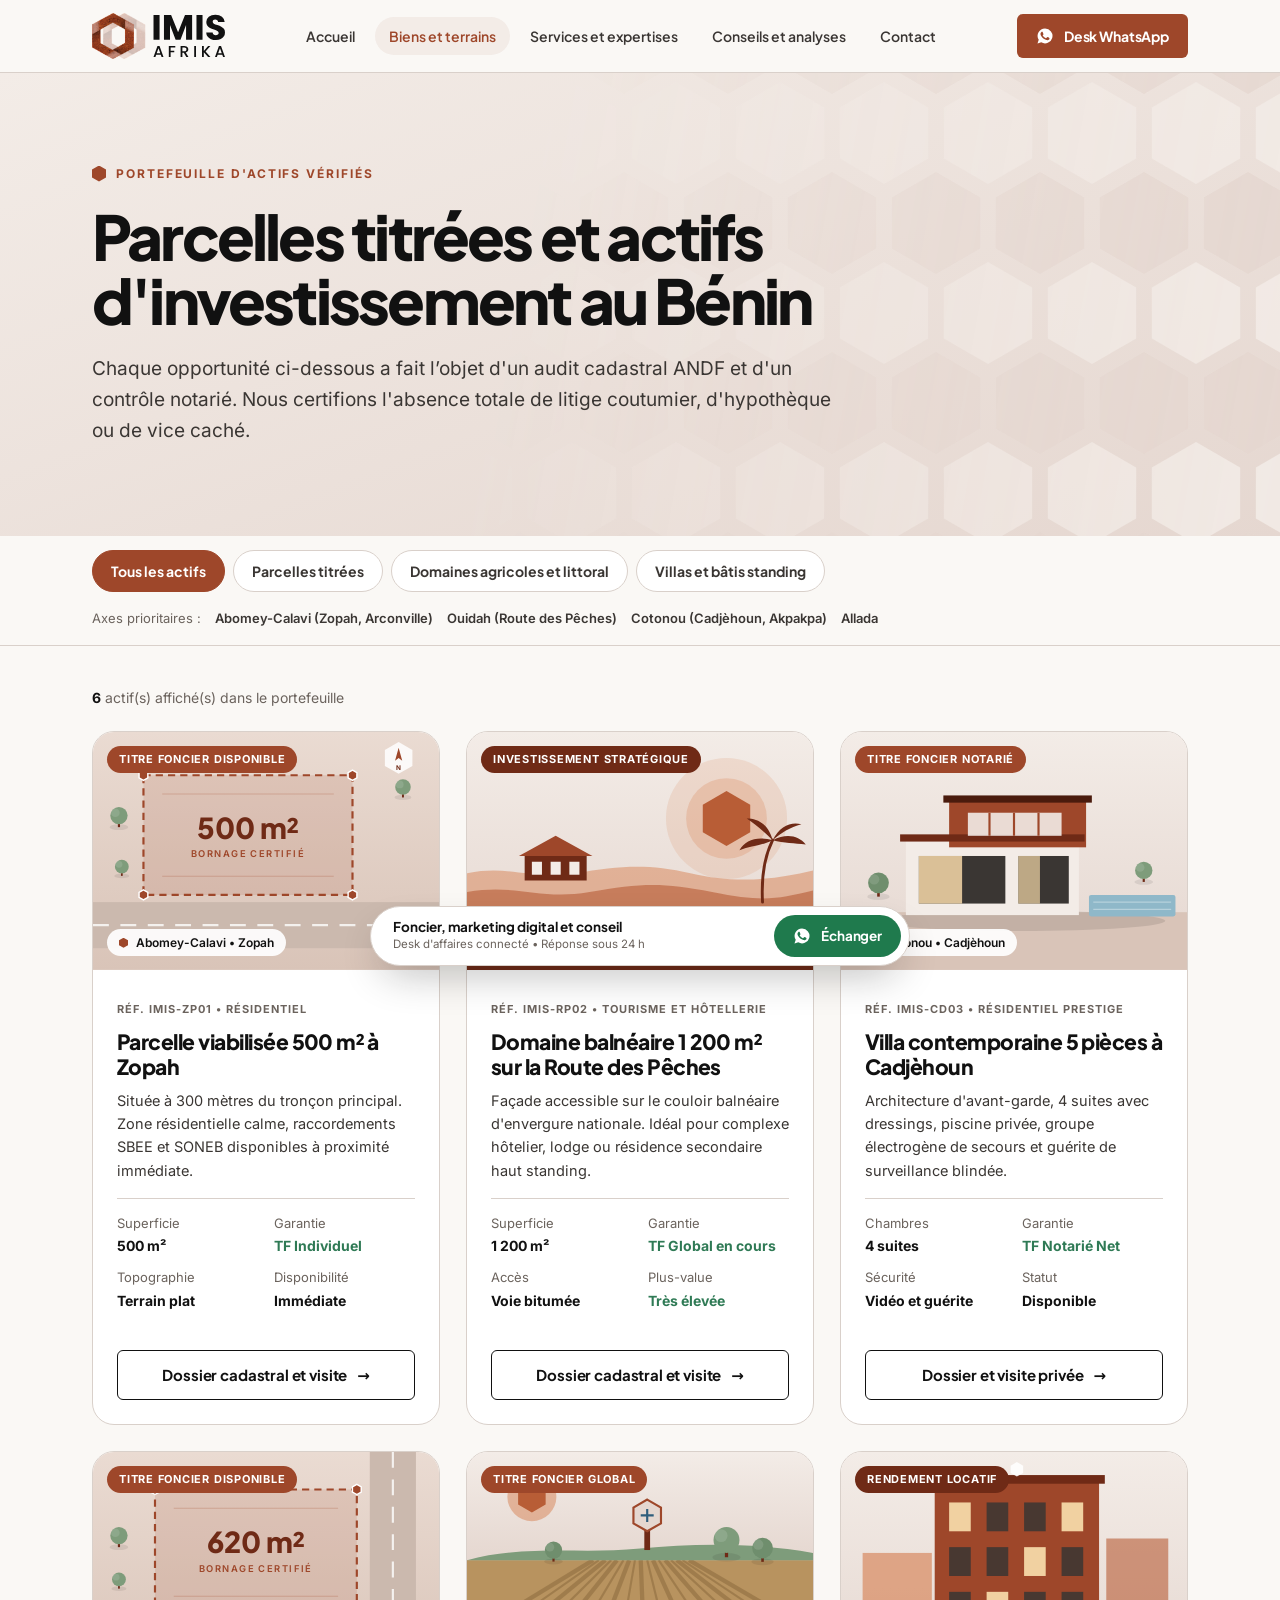
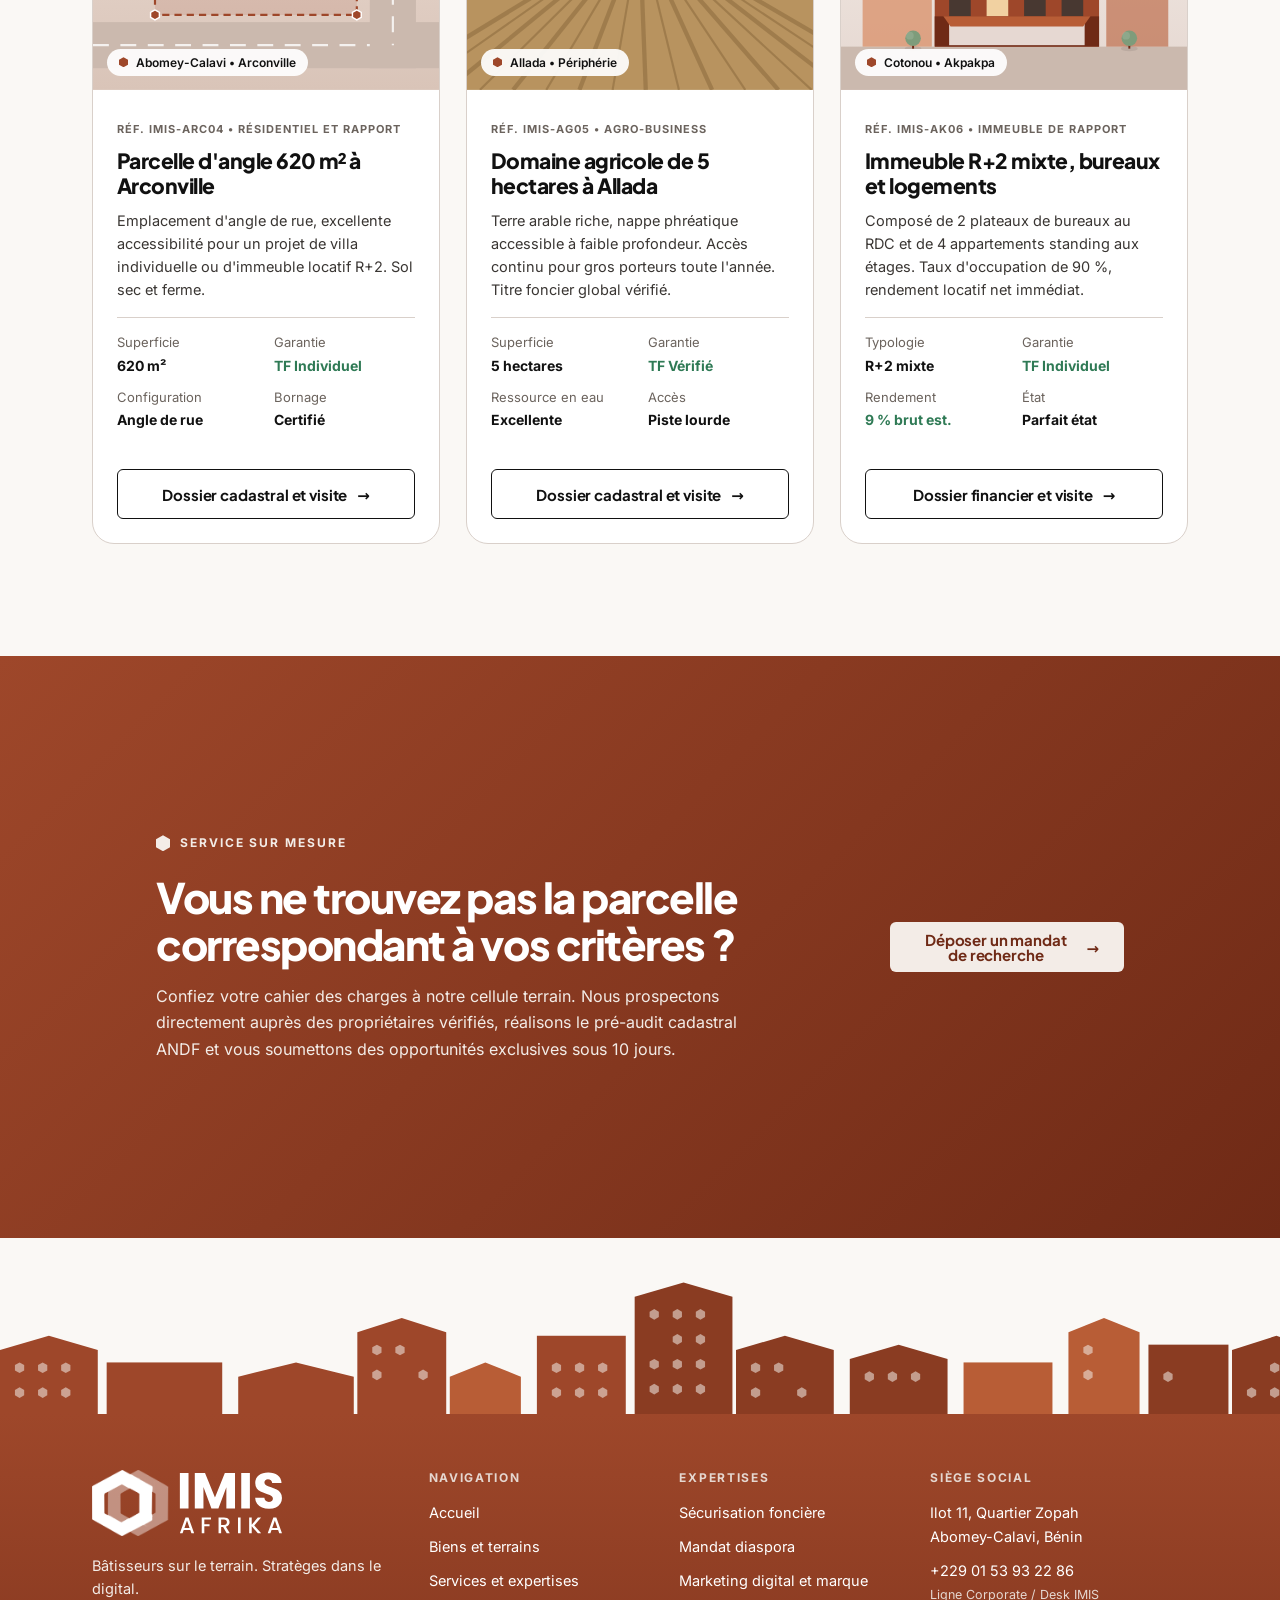
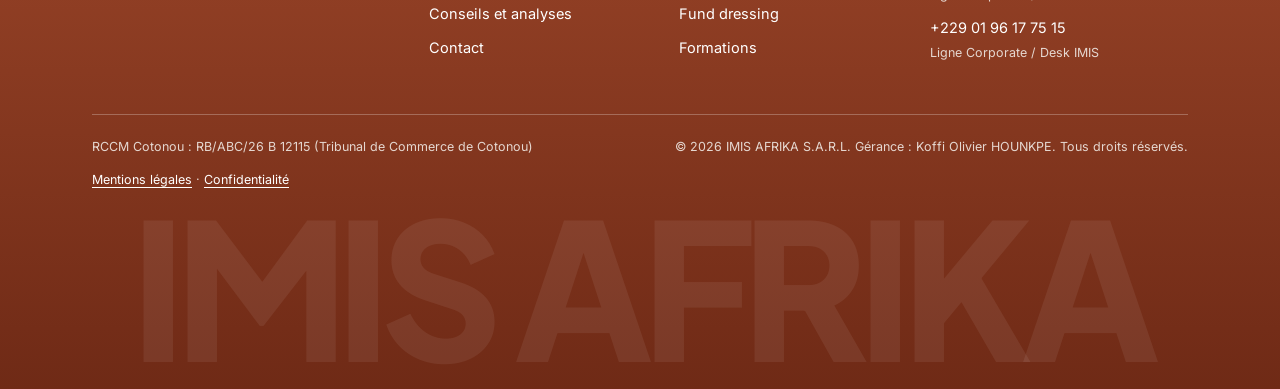
<file: biens-terrains.html>
<!DOCTYPE html>
<html lang="fr">
<head>
<meta charset="UTF-8">
<meta name="viewport" content="width=device-width, initial-scale=1, viewport-fit=cover">
<title>Biens et terrains titrés au Bénin | Portefeuille IMIS AFRIKA</title>
<meta name="description" content="Catalogue officiel de parcelles titrées, domaines agricoles et résidences standing à Abomey-Calavi (Zopah), Cotonou et Route des Pêches. Audit ANDF certifié.">
<meta name="robots" content="index, follow, max-image-preview:large, max-snippet:-1">
<meta name="author" content="IMIS AFRIKA S.A.R.L.">
<meta name="theme-color" content="#F3ECE7">
<link rel="canonical" href="https://simplixtechgroup-cmyk.github.io/imisafrika/biens-terrains.html">
<link rel="alternate" hreflang="fr" href="https://simplixtechgroup-cmyk.github.io/imisafrika/biens-terrains.html"><link rel="alternate" hreflang="x-default" href="https://simplixtechgroup-cmyk.github.io/imisafrika/biens-terrains.html">
<meta name="geo.region" content="BJ-AQ"><meta name="geo.placename" content="Abomey-Calavi, Quartier Zopah"><meta name="geo.position" content="6.4485;2.3557"><meta name="ICBM" content="6.4485, 2.3557">
<meta property="og:type" content="website"><meta property="og:locale" content="fr_FR"><meta property="og:site_name" content="IMIS AFRIKA S.A.R.L.">
<meta property="og:title" content="Biens et terrains titrés au Bénin | Portefeuille IMIS AFRIKA"><meta property="og:description" content="Parcelles titrées, domaines agricoles et résidences standing à Abomey-Calavi, Cotonou et Route des Pêches."><meta property="og:url" content="https://simplixtechgroup-cmyk.github.io/imisafrika/biens-terrains.html"><meta property="og:image" content="https://simplixtechgroup-cmyk.github.io/imisafrika/assets/img/og/og-biens-terrains.png"><meta property="og:image:secure_url" content="https://simplixtechgroup-cmyk.github.io/imisafrika/assets/img/og/og-biens-terrains.png"><meta property="og:image:type" content="image/png"><meta property="og:image:width" content="1200"><meta property="og:image:height" content="630"><meta property="og:image:alt" content="IMIS AFRIKA, biens et terrains : parcelles titrées et actifs d’investissement au Bénin">
<meta name="twitter:card" content="summary_large_image"><meta name="twitter:title" content="Biens et terrains titrés au Bénin | Portefeuille IMIS AFRIKA"><meta name="twitter:description" content="Parcelles titrées, domaines agricoles et résidences standing à Abomey-Calavi, Cotonou et Route des Pêches."><meta name="twitter:image" content="https://simplixtechgroup-cmyk.github.io/imisafrika/assets/img/og/og-biens-terrains.png"><meta name="twitter:image:alt" content="IMIS AFRIKA, biens et terrains : parcelles titrées et actifs d’investissement au Bénin">


<link rel="icon" href="favicon.ico" sizes="48x48">
<link rel="icon" href="assets/img/icons/favicon.svg" type="image/svg+xml">
<link rel="icon" type="image/png" sizes="32x32" href="assets/img/icons/favicon-32.png">
<link rel="apple-touch-icon" sizes="180x180" href="apple-touch-icon.png">
<link rel="mask-icon" href="assets/img/icons/safari-pinned-tab.svg" color="#9E472A">
<link rel="manifest" href="site.webmanifest">
<meta name="application-name" content="IMIS AFRIKA"><meta name="apple-mobile-web-app-title" content="IMIS AFRIKA">
<meta name="msapplication-TileColor" content="#9E472A"><meta name="msapplication-config" content="browserconfig.xml">
<meta name="color-scheme" content="light"><meta name="referrer" content="strict-origin-when-cross-origin">
<meta http-equiv="Content-Security-Policy" content="default-src 'self'; script-src 'self' 'sha256-Du+OJKJSbdUgz5nrHeWWINvez6XKDDU/tyj/5c2uvwo='; style-src 'self' 'unsafe-inline'; img-src 'self' data:; font-src 'self'; media-src 'self'; connect-src 'self'; object-src 'none'; base-uri 'self'; form-action 'self' https://wa.me">
<link rel="preload" href="assets/fonts/plus-jakarta-sans-latin-wght-normal.woff2" as="font" type="font/woff2" crossorigin>
<link rel="preload" href="assets/fonts/inter-latin-wght-normal.woff2" as="font" type="font/woff2" crossorigin>
<link rel="stylesheet" href="css/style.css">
<script>document.documentElement.classList.add('js')</script>
<script type="application/ld+json">
{
 "@context": "https://schema.org",
 "@graph": [
  {
   "@type": "BreadcrumbList",
   "@id": "https://simplixtechgroup-cmyk.github.io/imisafrika/biens-terrains.html#breadcrumb",
   "itemListElement": [
    {
     "@type": "ListItem",
     "position": 1,
     "name": "Accueil",
     "item": "https://simplixtechgroup-cmyk.github.io/imisafrika/"
    },
    {
     "@type": "ListItem",
     "position": 2,
     "name": "Biens et terrains",
     "item": "https://simplixtechgroup-cmyk.github.io/imisafrika/biens-terrains.html"
    }
   ]
  },
  {
   "@type": "CollectionPage",
   "@id": "https://simplixtechgroup-cmyk.github.io/imisafrika/biens-terrains.html#webpage",
   "url": "https://simplixtechgroup-cmyk.github.io/imisafrika/biens-terrains.html",
   "inLanguage": "fr",
   "isPartOf": {
    "@id": "https://simplixtechgroup-cmyk.github.io/imisafrika/#website"
   },
   "publisher": {
    "@id": "https://simplixtechgroup-cmyk.github.io/imisafrika/#organization"
   },
   "name": "Biens et terrains titrés au Bénin | Portefeuille IMIS AFRIKA",
   "mainEntity": {
    "@type": "ItemList",
    "numberOfItems": 6,
    "itemListElement": [
     {
      "@type": "ListItem",
      "position": 1,
      "name": "Parcelle viabilisée 500 m² à Zopah (réf. IMIS-ZP01)"
     },
     {
      "@type": "ListItem",
      "position": 2,
      "name": "Domaine balnéaire 1 200 m² sur la Route des Pêches (réf. IMIS-RP02)"
     },
     {
      "@type": "ListItem",
      "position": 3,
      "name": "Villa contemporaine 5 pièces à Cadjèhoun (réf. IMIS-CD03)"
     },
     {
      "@type": "ListItem",
      "position": 4,
      "name": "Parcelle d'angle 620 m² à Arconville (réf. IMIS-ARC04)"
     },
     {
      "@type": "ListItem",
      "position": 5,
      "name": "Domaine agricole de 5 hectares à Allada (réf. IMIS-AG05)"
     },
     {
      "@type": "ListItem",
      "position": 6,
      "name": "Immeuble R+2 mixte, bureaux et logements (réf. IMIS-AK06)"
     }
    ]
   }
  }
 ]
}
</script>
</head>
<body>
<a class="skip" href="#contenu">Aller au contenu</a>
<header class="navbar"><div class="container nav-in">
  <a class="brand" href="index.html" aria-label="IMIS AFRIKA S.A.R.L., accueil"><img src="assets/img/logo/imis-afrika.svg" alt="IMIS AFRIKA S.A.R.L." width="165" height="46"></a>
  <nav aria-label="Navigation principale"><ul class="nav-menu"><li><a class="nav-link" href="index.html">Accueil</a></li><li><a class="nav-link active" href="biens-terrains.html" aria-current="page">Biens et terrains</a></li><li><a class="nav-link" href="services.html">Services et expertises</a></li><li><a class="nav-link" href="conseils.html">Conseils et analyses</a></li><li><a class="nav-link" href="contact.html">Contact</a></li></ul></nav>
  <div class="nav-cta"><a class="btn p" href="https://wa.me/2290153932286?text=Bonjour%20la%20Direction%20IMIS%20AFRIKA%2C%20je%20souhaite%20un%20renseignement%20sur%20vos%20opportunit%C3%A9s." target="_blank" rel="noopener noreferrer"><svg viewBox="0 0 24 24" fill="currentColor" aria-hidden="true"><path d="M12.04 2a9.9 9.9 0 0 0-8.4 15.1L2 22l5-1.6A9.9 9.9 0 1 0 12.04 2zm5.8 14.1c-.25.7-1.45 1.35-2 1.4-.5.05-1.15.07-1.85-.12a17 17 0 0 1-1.7-.63c-3-1.3-4.95-4.3-5.1-4.5-.15-.2-1.2-1.6-1.2-3s.75-2.1 1-2.4c.27-.3.6-.37.8-.37h.55c.18 0 .42-.07.65.5.25.6.85 2.1.92 2.25.07.15.12.32.02.52-.1.2-.15.32-.3.5-.15.17-.32.38-.45.5-.15.15-.3.3-.13.6.17.3.77 1.27 1.65 2.05 1.12 1 2.07 1.3 2.37 1.45.3.15.47.12.65-.07.17-.2.75-.87.95-1.17.2-.3.4-.25.67-.15.27.1 1.72.82 2.02.97.3.15.5.22.57.35.07.12.07.72-.18 1.4z"/></svg><span>Desk WhatsApp</span></a>
  <button class="burger" aria-label="Ouvrir le menu" aria-expanded="false" aria-controls="drawer"><span><i></i><i></i><i></i></span></button></div>
</div></header>
<div class="drawer" id="drawer"><a class="nav-link" href="index.html">Accueil</a><a class="nav-link active" href="biens-terrains.html">Biens et terrains</a><a class="nav-link" href="services.html">Services et expertises</a><a class="nav-link" href="conseils.html">Conseils et analyses</a><a class="nav-link" href="contact.html">Contact</a><a class="btn p" href="https://wa.me/2290153932286?text=Bonjour%20la%20Direction%20IMIS%20AFRIKA%2C%20je%20souhaite%20un%20renseignement%20sur%20vos%20opportunit%C3%A9s." target="_blank" rel="noopener noreferrer"><svg viewBox="0 0 24 24" fill="currentColor" aria-hidden="true"><path d="M12.04 2a9.9 9.9 0 0 0-8.4 15.1L2 22l5-1.6A9.9 9.9 0 1 0 12.04 2zm5.8 14.1c-.25.7-1.45 1.35-2 1.4-.5.05-1.15.07-1.85-.12a17 17 0 0 1-1.7-.63c-3-1.3-4.95-4.3-5.1-4.5-.15-.2-1.2-1.6-1.2-3s.75-2.1 1-2.4c.27-.3.6-.37.8-.37h.55c.18 0 .42-.07.65.5.25.6.85 2.1.92 2.25.07.15.12.32.02.52-.1.2-.15.32-.3.5-.15.17-.32.38-.45.5-.15.15-.3.3-.13.6.17.3.77 1.27 1.65 2.05 1.12 1 2.07 1.3 2.37 1.45.3.15.47.12.65-.07.17-.2.75-.87.95-1.17.2-.3.4-.25.67-.15.27.1 1.72.82 2.02.97.3.15.5.22.57.35.07.12.07.72-.18 1.4z"/></svg><span>Contacter le Desk WhatsApp</span></a></div>
<main id="contenu">

<section class="page-head t-volumes amb-sable"><div class="container">
  <span class="lbl">Portefeuille d'actifs vérifiés</span>
  <h1>Parcelles titrées et actifs d'investissement au Bénin</h1>
  <p class="lead">Chaque opportunité ci-dessous a fait l’objet d'un audit cadastral ANDF et d'un contrôle notarié. Nous certifions l'absence totale de litige coutumier, d'hypothèque ou de vice caché.</p>
</div></section>
<div class="filters amb-albatre"><div class="container">
  <div class="tabs" role="tablist" aria-label="Catégories">
    <button class="tab active" data-filter="all">Tous les actifs</button><button class="tab" data-filter="terrain">Parcelles titrées</button><button class="tab" data-filter="domaine">Domaines agricoles et littoral</button><button class="tab" data-filter="villa">Villas et bâtis standing</button>
  </div>
  <div class="axes"><span>Axes prioritaires :</span><button data-loc="calavi">Abomey-Calavi (Zopah, Arconville)</button><button data-loc="ouidah">Ouidah (Route des Pêches)</button><button data-loc="cotonou">Cotonou (Cadjèhoun, Akpakpa)</button><button data-loc="allada">Allada</button></div>
</div></div>
<section class="section amb-albatre" style="padding-top:40px"><div class="container">
  <p class="count-line"><b id="properties-count">6</b> actif(s) affiché(s) dans le portefeuille</p>
  <div class="grid-3"><article class="card rv d0" data-type="terrain" data-loc="calavi">
  <div class="card-media">
    <!-- [À COMPLÉTER : photo réelle du bien IMIS-ZP01. L'illustration ci-dessous tient lieu de visuel provisoire.] -->
    <svg viewBox="0 0 480 330" preserveAspectRatio="xMidYMid slice" role="img" aria-label="Parcelle titrée à Abomey-Calavi, Zopah" xmlns="http://www.w3.org/2000/svg"><defs><linearGradient id="azp01s" x1="0" y1="0" x2="0" y2="1"><stop offset="0" stop-color="#F3ECE7"/><stop offset="1" stop-color="#E5D7D0"/></linearGradient><linearGradient id="azp01g" x1="0" y1="0" x2="0" y2="1"><stop offset="0" stop-color="#EADBD2"/><stop offset="1" stop-color="#D9C4B8"/></linearGradient></defs><rect width="480" height="330" fill="url(#azp01g)"/><rect y="236" width="480" height="64" fill="#CBB9AE"/><path d="M0 268H480" stroke="#fff" stroke-width="3" stroke-dasharray="22 16" opacity=".8"/><polygon points="70,60 360,60 360,226 70,226" fill="#9E472A" fill-opacity=".14" stroke="#9E472A" stroke-width="3" stroke-dasharray="10 7"/><path d="M96 86H334M96 200H334" stroke="#9E472A" stroke-opacity=".25" stroke-width="1.5"/><polygon points="70.0,53.0 76.1,56.5 76.1,63.5 70.0,67.0 63.9,63.5 63.9,56.5" fill="#9E472A" stroke="#fff" stroke-width="2"/><polygon points="360.0,53.0 366.1,56.5 366.1,63.5 360.0,67.0 353.9,63.5 353.9,56.5" fill="#9E472A" stroke="#fff" stroke-width="2"/><polygon points="360.0,219.0 366.1,222.5 366.1,229.5 360.0,233.0 353.9,229.5 353.9,222.5" fill="#9E472A" stroke="#fff" stroke-width="2"/><polygon points="70.0,219.0 76.1,222.5 76.1,229.5 70.0,233.0 63.9,229.5 63.9,222.5" fill="#9E472A" stroke="#fff" stroke-width="2"/><text x="215" y="148" text-anchor="middle" font-family="Plus Jakarta Sans,Inter,sans-serif" font-weight="800" font-size="40" fill="#6F2A16">500 m²</text><text x="215" y="174" text-anchor="middle" font-family="Inter,sans-serif" font-weight="600" font-size="13" letter-spacing="2" fill="#9E472A">BORNAGE CERTIFIÉ</text><g transform="translate(36 120) scale(1)"><ellipse cx="0" cy="12" rx="13" ry="4" fill="#000" opacity=".08"/><rect x="-1.5" y="0" width="3" height="12" fill="#6F2A16"/><circle cx="0" cy="-4" r="12" fill="#7E9C7B"/><circle cx="-5" cy="-8" r="6" fill="#fff" opacity=".12"/></g><g transform="translate(40 190) scale(0.8)"><ellipse cx="0" cy="12" rx="13" ry="4" fill="#000" opacity=".08"/><rect x="-1.5" y="0" width="3" height="12" fill="#6F2A16"/><circle cx="0" cy="-4" r="12" fill="#7E9C7B"/><circle cx="-5" cy="-8" r="6" fill="#fff" opacity=".12"/></g><g transform="translate(430 80) scale(0.9)"><ellipse cx="0" cy="12" rx="13" ry="4" fill="#000" opacity=".08"/><rect x="-1.5" y="0" width="3" height="12" fill="#6F2A16"/><circle cx="0" cy="-4" r="12" fill="#7E9C7B"/><circle cx="-5" cy="-8" r="6" fill="#fff" opacity=".12"/></g><g transform="translate(424 36)"><polygon points="0.0,-22.0 19.1,-11.0 19.1,11.0 0.0,22.0 -19.1,11.0 -19.1,-11.0" fill="#fff" opacity=".85"/><path d="M0 -14 5 4 0 0 -5 4z" fill="#9E472A"/><text y="17" text-anchor="middle" font-size="9" font-weight="700" font-family="Inter,sans-serif" fill="#6F2A16">N</text></g></svg>
    <span class="badge ">Titre Foncier Disponible</span><span class="loc">Abomey-Calavi • Zopah</span>
  </div>
  <div class="card-body"><span class="card-ref">Réf. IMIS-ZP01 • Résidentiel</span><h3 class="card-h">Parcelle viabilisée 500 m² à Zopah</h3><p class="card-desc">Située à 300 mètres du tronçon principal. Zone résidentielle calme, raccordements SBEE et SONEB disponibles à proximité immédiate.</p><div class="specs"><div>Superficie<b class="">500 m²</b></div><div>Garantie<b class="ok">TF Individuel</b></div><div>Topographie<b class="">Terrain plat</b></div><div>Disponibilité<b class="">Immédiate</b></div></div></div>
  <div class="card-foot"><a class="btn s" style="color:#111" href="https://wa.me/2290153932286?text=Bonjour%20IMIS%20AFRIKA%2C%20je%20souhaite%20recevoir%20le%20dossier%20complet%20de%20la%20Parcelle%20Zopah%20500m2%20%28R%C3%A9f.%20IMIS-ZP01%29." target="_blank" rel="noopener noreferrer"><span>Dossier cadastral et visite</span><span class="arr">→</span></a></div>
</article><article class="card rv d0" data-type="domaine" data-loc="ouidah">
  <div class="card-media">
    <!-- [À COMPLÉTER : photo réelle du bien IMIS-RP02. L'illustration ci-dessous tient lieu de visuel provisoire.] -->
    <svg viewBox="0 0 480 330" preserveAspectRatio="xMidYMid slice" role="img" aria-label="Domaine littoral, Route des Pêches, Ouidah" xmlns="http://www.w3.org/2000/svg"><defs><linearGradient id="arp02s" x1="0" y1="0" x2="0" y2="1"><stop offset="0" stop-color="#F3ECE7"/><stop offset="1" stop-color="#E5D7D0"/></linearGradient><linearGradient id="arp02g" x1="0" y1="0" x2="0" y2="1"><stop offset="0" stop-color="#EADBD2"/><stop offset="1" stop-color="#D9C4B8"/></linearGradient></defs><rect width="480" height="330" fill="url(#arp02s)"/>
<circle cx="360" cy="120" r="84" fill="#D98A62" opacity=".18"/><circle cx="360" cy="120" r="56" fill="#D98A62" opacity=".3"/><polygon points="360.0,82.0 392.9,101.0 392.9,139.0 360.0,158.0 327.1,139.0 327.1,101.0" fill="#B85D36"/>
<path d="M0 196C60 184 90 206 150 196S250 182 310 196 420 206 480 192V330H0z" fill="#D98A62" opacity=".55"/>
<path d="M0 222C70 210 100 234 170 222S270 208 340 222 430 232 480 220V330H0z" fill="#B85D36" opacity=".6"/>
<path d="M0 252C80 242 110 262 190 252S290 240 360 252 440 262 480 250V330H0z" fill="#9E472A"/>
<path d="M0 286C90 278 140 296 220 286S340 276 420 288L480 284V330H0z" fill="#6F2A16"/>
<g transform="translate(80 150)"><rect x="0" y="22" width="86" height="34" fill="#6F2A16"/><path d="M-8 22 43 -6 94 22z" fill="#9E472A"/><rect x="10" y="30" width="14" height="18" fill="#F3ECE7"/><rect x="36" y="30" width="14" height="18" fill="#F3ECE7"/><rect x="62" y="30" width="14" height="18" fill="#F3ECE7"/></g>
<g stroke="#6F2A16" stroke-width="4" fill="none" stroke-linecap="round"><path d="M410 236C408 200 414 170 424 150"/></g><g fill="#6F2A16"><path d="M424 150c-22-6-38 0-46 14 16-6 30-6 46-14zM424 150c20-10 36-6 46 6-16-2-30-2-46-6zM424 150c-6-22-20-30-36-30 12 8 24 18 36 30zM424 150c10-20 26-26 40-22-16 4-28 12-40 22z"/></g></svg>
    <span class="badge deep">Investissement stratégique</span><span class="loc">Ouidah • Littoral</span>
  </div>
  <div class="card-body"><span class="card-ref">Réf. IMIS-RP02 • Tourisme et hôtellerie</span><h3 class="card-h">Domaine balnéaire 1 200 m² sur la Route des Pêches</h3><p class="card-desc">Façade accessible sur le couloir balnéaire d'envergure nationale. Idéal pour complexe hôtelier, lodge ou résidence secondaire haut standing.</p><div class="specs"><div>Superficie<b class="">1 200 m²</b></div><div>Garantie<b class="ok">TF Global en cours</b></div><div>Accès<b class="">Voie bitumée</b></div><div>Plus-value<b class="ok">Très élevée</b></div></div></div>
  <div class="card-foot"><a class="btn s" style="color:#111" href="https://wa.me/2290153932286?text=Bonjour%20IMIS%20AFRIKA%2C%20je%20souhaite%20des%20d%C3%A9tails%20sur%20le%20Domaine%20Route%20des%20P%C3%AAches%20%28R%C3%A9f.%20IMIS-RP02%29." target="_blank" rel="noopener noreferrer"><span>Dossier cadastral et visite</span><span class="arr">→</span></a></div>
</article><article class="card rv d0" data-type="villa" data-loc="cotonou">
  <div class="card-media">
    <!-- [À COMPLÉTER : photo réelle du bien IMIS-CD03. L'illustration ci-dessous tient lieu de visuel provisoire.] -->
    <svg viewBox="0 0 480 330" preserveAspectRatio="xMidYMid slice" role="img" aria-label="Villa moderne à Cadjèhoun, Cotonou" xmlns="http://www.w3.org/2000/svg"><defs><linearGradient id="acd03s" x1="0" y1="0" x2="0" y2="1"><stop offset="0" stop-color="#F3ECE7"/><stop offset="1" stop-color="#E5D7D0"/></linearGradient><linearGradient id="acd03g" x1="0" y1="0" x2="0" y2="1"><stop offset="0" stop-color="#EADBD2"/><stop offset="1" stop-color="#D9C4B8"/></linearGradient></defs><rect width="480" height="330" fill="url(#acd03s)"/><rect y="250" width="480" height="80" fill="#D9C4B8"/>
<ellipse cx="250" cy="262" rx="200" ry="14" fill="#000" opacity=".1"/>
<rect x="90" y="150" width="240" height="104" fill="#F3ECE7"/><rect x="150" y="96" width="190" height="64" fill="#9E472A"/><rect x="82" y="142" width="256" height="10" fill="#6F2A16"/><rect x="142" y="88" width="206" height="10" fill="#4A1B0D"/>
<rect x="108" y="172" width="120" height="66" fill="#3A3633"/><rect x="108" y="172" width="60" height="66" fill="#F6D9A8" opacity=".85"/><rect x="246" y="172" width="70" height="66" fill="#3A3633"/><rect x="246" y="172" width="30" height="66" fill="#F6D9A8" opacity=".7"/>
<rect x="176" y="112" width="130" height="32" fill="#F3ECE7" opacity=".9"/><path d="M206 112v32M240 112v32M274 112v32" stroke="#9E472A" stroke-width="3"/>
<rect x="344" y="226" width="120" height="30" rx="3" fill="#8FB8C9"/><path d="M350 236h108M350 246h108" stroke="#fff" opacity=".6"/>
<g transform="translate(52 214) scale(1.2)"><ellipse cx="0" cy="12" rx="13" ry="4" fill="#000" opacity=".08"/><rect x="-1.5" y="0" width="3" height="12" fill="#6F2A16"/><circle cx="0" cy="-4" r="12" fill="#6F8E6D"/><circle cx="-5" cy="-8" r="6" fill="#fff" opacity=".12"/></g><g transform="translate(420 196) scale(1)"><ellipse cx="0" cy="12" rx="13" ry="4" fill="#000" opacity=".08"/><rect x="-1.5" y="0" width="3" height="12" fill="#6F2A16"/><circle cx="0" cy="-4" r="12" fill="#7E9C7B"/><circle cx="-5" cy="-8" r="6" fill="#fff" opacity=".12"/></g></svg>
    <span class="badge ">Titre Foncier Notarié</span><span class="loc">Cotonou • Cadjèhoun</span>
  </div>
  <div class="card-body"><span class="card-ref">Réf. IMIS-CD03 • Résidentiel prestige</span><h3 class="card-h">Villa contemporaine 5 pièces à Cadjèhoun</h3><p class="card-desc">Architecture d'avant-garde, 4 suites avec dressings, piscine privée, groupe électrogène de secours et guérite de surveillance blindée.</p><div class="specs"><div>Chambres<b class="">4 suites</b></div><div>Garantie<b class="ok">TF Notarié Net</b></div><div>Sécurité<b class="">Vidéo et guérite</b></div><div>Statut<b class="">Disponible</b></div></div></div>
  <div class="card-foot"><a class="btn s" style="color:#111" href="https://wa.me/2290153932286?text=Bonjour%20IMIS%20AFRIKA%2C%20je%20souhaite%20planifier%20une%20visite%20priv%C3%A9e%20de%20la%20Villa%20Cadj%C3%A8houn%20%28R%C3%A9f.%20IMIS-CD03%29." target="_blank" rel="noopener noreferrer"><span>Dossier et visite privée</span><span class="arr">→</span></a></div>
</article><article class="card rv d0" data-type="terrain" data-loc="calavi">
  <div class="card-media">
    <!-- [À COMPLÉTER : photo réelle du bien IMIS-ARC04. L'illustration ci-dessous tient lieu de visuel provisoire.] -->
    <svg viewBox="0 0 480 330" preserveAspectRatio="xMidYMid slice" role="img" aria-label="Parcelle d&#x27;angle à Arconville, Abomey-Calavi" xmlns="http://www.w3.org/2000/svg"><defs><linearGradient id="aarc04s" x1="0" y1="0" x2="0" y2="1"><stop offset="0" stop-color="#F3ECE7"/><stop offset="1" stop-color="#E5D7D0"/></linearGradient><linearGradient id="aarc04g" x1="0" y1="0" x2="0" y2="1"><stop offset="0" stop-color="#EADBD2"/><stop offset="1" stop-color="#D9C4B8"/></linearGradient></defs><rect width="480" height="330" fill="url(#aarc04g)"/><rect y="236" width="480" height="64" fill="#CBB9AE"/><rect x="384" y="0" width="64" height="300" fill="#CBB9AE"/><path d="M0 268H384M416 0V268" stroke="#fff" stroke-width="3" stroke-dasharray="22 16" opacity=".8" fill="none"/><polygon points="86,52 366,52 366,226 86,226" fill="#9E472A" fill-opacity=".14" stroke="#9E472A" stroke-width="3" stroke-dasharray="10 7"/><path d="M112 78H340M112 200H340" stroke="#9E472A" stroke-opacity=".25" stroke-width="1.5"/><polygon points="86.0,45.0 92.1,48.5 92.1,55.5 86.0,59.0 79.9,55.5 79.9,48.5" fill="#9E472A" stroke="#fff" stroke-width="2"/><polygon points="366.0,45.0 372.1,48.5 372.1,55.5 366.0,59.0 359.9,55.5 359.9,48.5" fill="#9E472A" stroke="#fff" stroke-width="2"/><polygon points="366.0,219.0 372.1,222.5 372.1,229.5 366.0,233.0 359.9,229.5 359.9,222.5" fill="#9E472A" stroke="#fff" stroke-width="2"/><polygon points="86.0,219.0 92.1,222.5 92.1,229.5 86.0,233.0 79.9,229.5 79.9,222.5" fill="#9E472A" stroke="#fff" stroke-width="2"/><text x="226" y="140" text-anchor="middle" font-family="Plus Jakarta Sans,Inter,sans-serif" font-weight="800" font-size="40" fill="#6F2A16">620 m²</text><text x="226" y="166" text-anchor="middle" font-family="Inter,sans-serif" font-weight="600" font-size="13" letter-spacing="2" fill="#9E472A">BORNAGE CERTIFIÉ</text><g transform="translate(36 120) scale(1)"><ellipse cx="0" cy="12" rx="13" ry="4" fill="#000" opacity=".08"/><rect x="-1.5" y="0" width="3" height="12" fill="#6F2A16"/><circle cx="0" cy="-4" r="12" fill="#7E9C7B"/><circle cx="-5" cy="-8" r="6" fill="#fff" opacity=".12"/></g><g transform="translate(36 180) scale(0.8)"><ellipse cx="0" cy="12" rx="13" ry="4" fill="#000" opacity=".08"/><rect x="-1.5" y="0" width="3" height="12" fill="#6F2A16"/><circle cx="0" cy="-4" r="12" fill="#7E9C7B"/><circle cx="-5" cy="-8" r="6" fill="#fff" opacity=".12"/></g></svg>
    <span class="badge ">Titre Foncier Disponible</span><span class="loc">Abomey-Calavi • Arconville</span>
  </div>
  <div class="card-body"><span class="card-ref">Réf. IMIS-ARC04 • Résidentiel et rapport</span><h3 class="card-h">Parcelle d'angle 620 m² à Arconville</h3><p class="card-desc">Emplacement d'angle de rue, excellente accessibilité pour un projet de villa individuelle ou d'immeuble locatif R+2. Sol sec et ferme.</p><div class="specs"><div>Superficie<b class="">620 m²</b></div><div>Garantie<b class="ok">TF Individuel</b></div><div>Configuration<b class="">Angle de rue</b></div><div>Bornage<b class="">Certifié</b></div></div></div>
  <div class="card-foot"><a class="btn s" style="color:#111" href="https://wa.me/2290153932286?text=Bonjour%20IMIS%20AFRIKA%2C%20je%20souhaite%20des%20d%C3%A9tails%20sur%20la%20Parcelle%20Arconville%20620m2%20%28R%C3%A9f.%20IMIS-ARC04%29." target="_blank" rel="noopener noreferrer"><span>Dossier cadastral et visite</span><span class="arr">→</span></a></div>
</article><article class="card rv d0" data-type="domaine" data-loc="allada">
  <div class="card-media">
    <!-- [À COMPLÉTER : photo réelle du bien IMIS-AG05. L'illustration ci-dessous tient lieu de visuel provisoire.] -->
    <svg viewBox="0 0 480 330" preserveAspectRatio="xMidYMid slice" role="img" aria-label="Domaine agricole à Allada, Bénin" xmlns="http://www.w3.org/2000/svg"><defs><linearGradient id="aag05s" x1="0" y1="0" x2="0" y2="1"><stop offset="0" stop-color="#F3ECE7"/><stop offset="1" stop-color="#E5D7D0"/></linearGradient><linearGradient id="aag05g" x1="0" y1="0" x2="0" y2="1"><stop offset="0" stop-color="#EADBD2"/><stop offset="1" stop-color="#D9C4B8"/></linearGradient></defs><rect width="480" height="150" fill="url(#aag05s)"/><rect y="150" width="480" height="180" fill="#B8935F"/><path d="M-120 330L175 150" stroke="#8C6B3E" stroke-width="6" opacity=".55"/><path d="M-74 330L183 150" stroke="#8C6B3E" stroke-width="3" opacity=".55"/><path d="M-28 330L192 150" stroke="#8C6B3E" stroke-width="6" opacity=".55"/><path d="M18 330L200 150" stroke="#8C6B3E" stroke-width="3" opacity=".55"/><path d="M64 330L208 150" stroke="#8C6B3E" stroke-width="6" opacity=".55"/><path d="M110 330L217 150" stroke="#8C6B3E" stroke-width="3" opacity=".55"/><path d="M156 330L225 150" stroke="#8C6B3E" stroke-width="6" opacity=".55"/><path d="M202 330L233 150" stroke="#8C6B3E" stroke-width="3" opacity=".55"/><path d="M248 330L241 150" stroke="#8C6B3E" stroke-width="6" opacity=".55"/><path d="M294 330L250 150" stroke="#8C6B3E" stroke-width="3" opacity=".55"/><path d="M340 330L258 150" stroke="#8C6B3E" stroke-width="6" opacity=".55"/><path d="M386 330L266 150" stroke="#8C6B3E" stroke-width="3" opacity=".55"/><path d="M432 330L275 150" stroke="#8C6B3E" stroke-width="6" opacity=".55"/><path d="M478 330L283 150" stroke="#8C6B3E" stroke-width="3" opacity=".55"/><path d="M524 330L291 150" stroke="#8C6B3E" stroke-width="6" opacity=".55"/><path d="M570 330L299 150" stroke="#8C6B3E" stroke-width="3" opacity=".55"/><path d="M616 330L308 150" stroke="#8C6B3E" stroke-width="6" opacity=".55"/>
<path d="M0 150C80 128 160 142 240 134S400 126 480 140V150H0z" fill="#7E9C7B"/>
<circle cx="90" cy="62" r="34" fill="#D98A62" opacity=".55"/><polygon points="90.0,40.0 109.1,51.0 109.1,73.0 90.0,84.0 70.9,73.0 70.9,51.0" fill="#B85D36"/>
<g transform="translate(360 128) scale(1.5)"><ellipse cx="0" cy="12" rx="13" ry="4" fill="#000" opacity=".08"/><rect x="-1.5" y="0" width="3" height="12" fill="#6F2A16"/><circle cx="0" cy="-4" r="12" fill="#7E9C7B"/><circle cx="-5" cy="-8" r="6" fill="#fff" opacity=".12"/></g><g transform="translate(410 138) scale(1.2)"><ellipse cx="0" cy="12" rx="13" ry="4" fill="#000" opacity=".08"/><rect x="-1.5" y="0" width="3" height="12" fill="#6F2A16"/><circle cx="0" cy="-4" r="12" fill="#6F8E6D"/><circle cx="-5" cy="-8" r="6" fill="#fff" opacity=".12"/></g><g transform="translate(120 140) scale(1)"><ellipse cx="0" cy="12" rx="13" ry="4" fill="#000" opacity=".08"/><rect x="-1.5" y="0" width="3" height="12" fill="#6F2A16"/><circle cx="0" cy="-4" r="12" fill="#6F8E6D"/><circle cx="-5" cy="-8" r="6" fill="#fff" opacity=".12"/></g>
<g transform="translate(250 96)"><rect x="-4" y="0" width="8" height="40" fill="#6F2A16"/><polygon points="0.0,-30.0 19.1,-19.0 19.1,3.0 0.0,14.0 -19.1,3.0 -19.1,-19.0" fill="#E5D7D0" stroke="#9E472A" stroke-width="3"/><path d="M-9 -8h18M0 -17v18" stroke="#2F5D7C" stroke-width="3"/></g></svg>
    <span class="badge ">Titre Foncier Global</span><span class="loc">Allada • Périphérie</span>
  </div>
  <div class="card-body"><span class="card-ref">Réf. IMIS-AG05 • Agro-business</span><h3 class="card-h">Domaine agricole de 5 hectares à Allada</h3><p class="card-desc">Terre arable riche, nappe phréatique accessible à faible profondeur. Accès continu pour gros porteurs toute l'année. Titre foncier global vérifié.</p><div class="specs"><div>Superficie<b class="">5 hectares</b></div><div>Garantie<b class="ok">TF Vérifié</b></div><div>Ressource en eau<b class="">Excellente</b></div><div>Accès<b class="">Piste lourde</b></div></div></div>
  <div class="card-foot"><a class="btn s" style="color:#111" href="https://wa.me/2290153932286?text=Bonjour%20IMIS%20AFRIKA%2C%20je%20souhaite%20recevoir%20le%20dossier%20du%20Domaine%20Agricole%205Ha%20Allada%20%28R%C3%A9f.%20IMIS-AG05%29." target="_blank" rel="noopener noreferrer"><span>Dossier cadastral et visite</span><span class="arr">→</span></a></div>
</article><article class="card rv d0" data-type="villa" data-loc="cotonou">
  <div class="card-media">
    <!-- [À COMPLÉTER : photo réelle du bien IMIS-AK06. L'illustration ci-dessous tient lieu de visuel provisoire.] -->
    <svg viewBox="0 0 480 330" preserveAspectRatio="xMidYMid slice" role="img" aria-label="Immeuble mixte à Akpakpa, Cotonou" xmlns="http://www.w3.org/2000/svg"><defs><linearGradient id="aak06s" x1="0" y1="0" x2="0" y2="1"><stop offset="0" stop-color="#F3ECE7"/><stop offset="1" stop-color="#E5D7D0"/></linearGradient><linearGradient id="aak06g" x1="0" y1="0" x2="0" y2="1"><stop offset="0" stop-color="#EADBD2"/><stop offset="1" stop-color="#D9C4B8"/></linearGradient></defs><rect width="480" height="330" fill="url(#aak06s)"/><rect y="270" width="480" height="60" fill="#CBB9AE"/>
<rect x="30" y="140" width="96" height="130" fill="#D98A62" opacity=".7"/><rect x="368" y="120" width="86" height="150" fill="#B85D36" opacity=".6"/>
<rect x="130" y="40" width="228" height="230" fill="#9E472A"/><rect x="122" y="32" width="244" height="12" fill="#6F2A16"/><rect x="150" y="70" width="30" height="40" fill="#F6D9A8" opacity="0.95"/><rect x="202" y="70" width="30" height="40" fill="#3A3633" opacity="0.85"/><rect x="254" y="70" width="30" height="40" fill="#3A3633" opacity="0.85"/><rect x="306" y="70" width="30" height="40" fill="#F6D9A8" opacity="0.95"/><rect x="150" y="132" width="30" height="40" fill="#3A3633" opacity="0.85"/><rect x="202" y="132" width="30" height="40" fill="#3A3633" opacity="0.85"/><rect x="254" y="132" width="30" height="40" fill="#F6D9A8" opacity="0.95"/><rect x="306" y="132" width="30" height="40" fill="#3A3633" opacity="0.85"/><rect x="150" y="194" width="30" height="40" fill="#3A3633" opacity="0.85"/><rect x="202" y="194" width="30" height="40" fill="#F6D9A8" opacity="0.95"/><rect x="254" y="194" width="30" height="40" fill="#3A3633" opacity="0.85"/><rect x="306" y="194" width="30" height="40" fill="#3A3633" opacity="0.85"/>
<rect x="130" y="228" width="228" height="42" fill="#6F2A16"/><rect x="150" y="238" width="188" height="30" fill="#F3ECE7" opacity=".9"/><path d="M142 228h204l-10 14H152z" fill="#B85D36"/>
<g fill="#fff" opacity=".9"><polygon points="244.0,14.0 252.7,19.0 252.7,29.0 244.0,34.0 235.3,29.0 235.3,19.0"/></g><g transform="translate(100 262) scale(0.9)"><ellipse cx="0" cy="12" rx="13" ry="4" fill="#000" opacity=".08"/><rect x="-1.5" y="0" width="3" height="12" fill="#6F2A16"/><circle cx="0" cy="-4" r="12" fill="#7E9C7B"/><circle cx="-5" cy="-8" r="6" fill="#fff" opacity=".12"/></g><g transform="translate(400 262) scale(0.9)"><ellipse cx="0" cy="12" rx="13" ry="4" fill="#000" opacity=".08"/><rect x="-1.5" y="0" width="3" height="12" fill="#6F2A16"/><circle cx="0" cy="-4" r="12" fill="#7E9C7B"/><circle cx="-5" cy="-8" r="6" fill="#fff" opacity=".12"/></g></svg>
    <span class="badge deep">Rendement locatif</span><span class="loc">Cotonou • Akpakpa</span>
  </div>
  <div class="card-body"><span class="card-ref">Réf. IMIS-AK06 • Immeuble de rapport</span><h3 class="card-h">Immeuble R+2 mixte, bureaux et logements</h3><p class="card-desc">Composé de 2 plateaux de bureaux au RDC et de 4 appartements standing aux étages. Taux d'occupation de 90 %, rendement locatif net immédiat.</p><div class="specs"><div>Typologie<b class="">R+2 mixte</b></div><div>Garantie<b class="ok">TF Individuel</b></div><div>Rendement<b class="ok">9 % brut est.</b></div><div>État<b class="">Parfait état</b></div></div></div>
  <div class="card-foot"><a class="btn s" style="color:#111" href="https://wa.me/2290153932286?text=Bonjour%20IMIS%20AFRIKA%2C%20je%20souhaite%20consulter%20les%20chiffres%20de%20l'Immeuble%20R%2B2%20Akpakpa%20%28R%C3%A9f.%20IMIS-AK06%29." target="_blank" rel="noopener noreferrer"><span>Dossier financier et visite</span><span class="arr">→</span></a></div>
</article></div>
  <div class="empty"><b>Aucun actif ne correspond à ce filtre pour le moment.</b><p style="margin-top:8px">Confiez-nous votre cahier des charges : nous le cherchons pour vous.</p></div>
</div></section>
<section class="section amb-terre"><div class="container"><div class="mandate">
  <div><span class="lbl">Service sur mesure</span><h2>Vous ne trouvez pas la parcelle correspondant à vos critères ?</h2>
  <p>Confiez votre cahier des charges à notre cellule terrain. Nous prospectons directement auprès des propriétaires vérifiés, réalisons le pré-audit cadastral ANDF et vous soumettons des opportunités exclusives sous 10 jours.</p></div>
  <div><a class="btn p" href="https://wa.me/2290153932286?text=Bonjour%20la%20Direction%20IMIS%20AFRIKA%2C%20je%20souhaite%20vous%20confier%20un%20mandat%20de%20recherche%20foncier%20personnalis%C3%A9." target="_blank" rel="noopener noreferrer"><span>Déposer un mandat de recherche</span><span class="arr">→</span></a></div>
</div></div></section>

</main>
<svg class="skyline" viewBox="0 0 1440 200" preserveAspectRatio="xMidYMax slice" aria-hidden="true"><path d="M0 200V126L55.0 110L110 126V200z" fill="#9E472A"/><rect x="120" y="140" width="130" height="60" fill="#9E472A"/><path d="M268 200V156L333.0 140L398 156V200z" fill="#9E472A"/><path d="M402 200V106L452.0 90L502 106V200z" fill="#9E472A"/><path d="M506 200V156L546.0 140L586 156V200z" fill="#B85D36"/><rect x="604" y="110" width="100" height="90" fill="#9E472A"/><path d="M714 200V66L769.0 50L824 66V200z" fill="#8A3C22"/><path d="M828 200V126L883.0 110L938 126V200z" fill="#8A3C22"/><path d="M956 200V136L1011.0 120L1066 136V200z" fill="#8A3C22"/><rect x="1084" y="140" width="100" height="60" fill="#B85D36"/><path d="M1202 200V106L1242.0 90L1282 106V200z" fill="#B85D36"/><rect x="1292" y="120" width="90" height="80" fill="#8A3C22"/><path d="M1386 200V126L1436.0 110L1486 126V200z" fill="#8A3C22"/><polygon points="22.0,140.0 27.2,143.0 27.2,149.0 22.0,152.0 16.8,149.0 16.8,143.0" fill="#F3ECE7" opacity=".55"/><polygon points="48.0,140.0 53.2,143.0 53.2,149.0 48.0,152.0 42.8,149.0 42.8,143.0" fill="#F3ECE7" opacity=".55"/><polygon points="74.0,140.0 79.2,143.0 79.2,149.0 74.0,152.0 68.8,149.0 68.8,143.0" fill="#F3ECE7" opacity=".55"/><polygon points="22.0,168.0 27.2,171.0 27.2,177.0 22.0,180.0 16.8,177.0 16.8,171.0" fill="#F3ECE7" opacity=".55"/><polygon points="48.0,168.0 53.2,171.0 53.2,177.0 48.0,180.0 42.8,177.0 42.8,171.0" fill="#F3ECE7" opacity=".55"/><polygon points="74.0,168.0 79.2,171.0 79.2,177.0 74.0,180.0 68.8,177.0 68.8,171.0" fill="#F3ECE7" opacity=".55"/><polygon points="424.0,120.0 429.2,123.0 429.2,129.0 424.0,132.0 418.8,129.0 418.8,123.0" fill="#F3ECE7" opacity=".55"/><polygon points="450.0,120.0 455.2,123.0 455.2,129.0 450.0,132.0 444.8,129.0 444.8,123.0" fill="#F3ECE7" opacity=".55"/><polygon points="424.0,148.0 429.2,151.0 429.2,157.0 424.0,160.0 418.8,157.0 418.8,151.0" fill="#F3ECE7" opacity=".55"/><polygon points="476.0,148.0 481.2,151.0 481.2,157.0 476.0,160.0 470.8,157.0 470.8,151.0" fill="#F3ECE7" opacity=".55"/><polygon points="626.0,140.0 631.2,143.0 631.2,149.0 626.0,152.0 620.8,149.0 620.8,143.0" fill="#F3ECE7" opacity=".55"/><polygon points="652.0,140.0 657.2,143.0 657.2,149.0 652.0,152.0 646.8,149.0 646.8,143.0" fill="#F3ECE7" opacity=".55"/><polygon points="678.0,140.0 683.2,143.0 683.2,149.0 678.0,152.0 672.8,149.0 672.8,143.0" fill="#F3ECE7" opacity=".55"/><polygon points="626.0,168.0 631.2,171.0 631.2,177.0 626.0,180.0 620.8,177.0 620.8,171.0" fill="#F3ECE7" opacity=".55"/><polygon points="652.0,168.0 657.2,171.0 657.2,177.0 652.0,180.0 646.8,177.0 646.8,171.0" fill="#F3ECE7" opacity=".55"/><polygon points="678.0,168.0 683.2,171.0 683.2,177.0 678.0,180.0 672.8,177.0 672.8,171.0" fill="#F3ECE7" opacity=".55"/><polygon points="736.0,80.0 741.2,83.0 741.2,89.0 736.0,92.0 730.8,89.0 730.8,83.0" fill="#F3ECE7" opacity=".55"/><polygon points="762.0,80.0 767.2,83.0 767.2,89.0 762.0,92.0 756.8,89.0 756.8,83.0" fill="#F3ECE7" opacity=".55"/><polygon points="788.0,80.0 793.2,83.0 793.2,89.0 788.0,92.0 782.8,89.0 782.8,83.0" fill="#F3ECE7" opacity=".55"/><polygon points="762.0,108.0 767.2,111.0 767.2,117.0 762.0,120.0 756.8,117.0 756.8,111.0" fill="#F3ECE7" opacity=".55"/><polygon points="788.0,108.0 793.2,111.0 793.2,117.0 788.0,120.0 782.8,117.0 782.8,111.0" fill="#F3ECE7" opacity=".55"/><polygon points="736.0,136.0 741.2,139.0 741.2,145.0 736.0,148.0 730.8,145.0 730.8,139.0" fill="#F3ECE7" opacity=".55"/><polygon points="762.0,136.0 767.2,139.0 767.2,145.0 762.0,148.0 756.8,145.0 756.8,139.0" fill="#F3ECE7" opacity=".55"/><polygon points="788.0,136.0 793.2,139.0 793.2,145.0 788.0,148.0 782.8,145.0 782.8,139.0" fill="#F3ECE7" opacity=".55"/><polygon points="736.0,164.0 741.2,167.0 741.2,173.0 736.0,176.0 730.8,173.0 730.8,167.0" fill="#F3ECE7" opacity=".55"/><polygon points="762.0,164.0 767.2,167.0 767.2,173.0 762.0,176.0 756.8,173.0 756.8,167.0" fill="#F3ECE7" opacity=".55"/><polygon points="788.0,164.0 793.2,167.0 793.2,173.0 788.0,176.0 782.8,173.0 782.8,167.0" fill="#F3ECE7" opacity=".55"/><polygon points="850.0,140.0 855.2,143.0 855.2,149.0 850.0,152.0 844.8,149.0 844.8,143.0" fill="#F3ECE7" opacity=".55"/><polygon points="876.0,140.0 881.2,143.0 881.2,149.0 876.0,152.0 870.8,149.0 870.8,143.0" fill="#F3ECE7" opacity=".55"/><polygon points="850.0,168.0 855.2,171.0 855.2,177.0 850.0,180.0 844.8,177.0 844.8,171.0" fill="#F3ECE7" opacity=".55"/><polygon points="902.0,168.0 907.2,171.0 907.2,177.0 902.0,180.0 896.8,177.0 896.8,171.0" fill="#F3ECE7" opacity=".55"/><polygon points="978.0,150.0 983.2,153.0 983.2,159.0 978.0,162.0 972.8,159.0 972.8,153.0" fill="#F3ECE7" opacity=".55"/><polygon points="1004.0,150.0 1009.2,153.0 1009.2,159.0 1004.0,162.0 998.8,159.0 998.8,153.0" fill="#F3ECE7" opacity=".55"/><polygon points="1030.0,150.0 1035.2,153.0 1035.2,159.0 1030.0,162.0 1024.8,159.0 1024.8,153.0" fill="#F3ECE7" opacity=".55"/><polygon points="1224.0,120.0 1229.2,123.0 1229.2,129.0 1224.0,132.0 1218.8,129.0 1218.8,123.0" fill="#F3ECE7" opacity=".55"/><polygon points="1224.0,148.0 1229.2,151.0 1229.2,157.0 1224.0,160.0 1218.8,157.0 1218.8,151.0" fill="#F3ECE7" opacity=".55"/><polygon points="1314.0,150.0 1319.2,153.0 1319.2,159.0 1314.0,162.0 1308.8,159.0 1308.8,153.0" fill="#F3ECE7" opacity=".55"/><polygon points="1434.0,140.0 1439.2,143.0 1439.2,149.0 1434.0,152.0 1428.8,149.0 1428.8,143.0" fill="#F3ECE7" opacity=".55"/><polygon points="1460.0,140.0 1465.2,143.0 1465.2,149.0 1460.0,152.0 1454.8,149.0 1454.8,143.0" fill="#F3ECE7" opacity=".55"/><polygon points="1408.0,168.0 1413.2,171.0 1413.2,177.0 1408.0,180.0 1402.8,177.0 1402.8,171.0" fill="#F3ECE7" opacity=".55"/><polygon points="1434.0,168.0 1439.2,171.0 1439.2,177.0 1434.0,180.0 1428.8,177.0 1428.8,171.0" fill="#F3ECE7" opacity=".55"/><polygon points="1460.0,168.0 1465.2,171.0 1465.2,177.0 1460.0,180.0 1454.8,177.0 1454.8,171.0" fill="#F3ECE7" opacity=".55"/></svg>
<footer class="footer amb-terre" style="background:linear-gradient(180deg,#9E472A 0%,#6F2A16 100%)">
<div class="container">
  <div class="foot-grid">
    <div><img class="fl" src="assets/img/logo/imis-afrika-blanc.svg" alt="IMIS AFRIKA S.A.R.L." width="190" height="66"><p>Bâtisseurs sur le terrain. Stratèges dans le digital.</p></div>
    <div><h4>Navigation</h4><ul><li><a href="index.html">Accueil</a></li><li><a href="biens-terrains.html">Biens et terrains</a></li><li><a href="services.html">Services et expertises</a></li><li><a href="conseils.html">Conseils et analyses</a></li><li><a href="contact.html">Contact</a></li></ul></div>
    <div><h4>Expertises</h4><ul><li><a href="services.html#foncier">Sécurisation foncière</a></li><li><a href="services.html#diaspora">Mandat diaspora</a></li><li><a href="services.html#communication">Marketing digital et marque</a></li><li><a href="services.html#fund-dressing">Fund dressing</a></li><li><a href="services.html#formation">Formations</a></li></ul></div>
    <div><h4>Siège social</h4><ul><li>Ilot 11, Quartier Zopah<br>Abomey-Calavi, Bénin</li><li><a href="tel:+2290153932286">+229 01 53 93 22 86</a><br><span style="font-size:12.5px;color:#E5D7D0">Ligne Corporate / Desk IMIS</span></li><li><a href="tel:+2290196177515">+229 01 96 17 75 15</a><br><span style="font-size:12.5px;color:#E5D7D0">Ligne Corporate / Desk IMIS</span></li></ul></div>
  </div>
  <div class="foot-legal"><span>RCCM Cotonou : RB/ABC/26 B 12115 (Tribunal de Commerce de Cotonou)</span><span>© 2026 IMIS AFRIKA S.A.R.L. Gérance : Koffi Olivier HOUNKPE. Tous droits réservés.</span><span><a href="mentions-legales.html">Mentions légales</a> · <a href="confidentialite.html">Confidentialité</a></span></div>
  <div class="foot-mark" aria-hidden="true">IMIS AFRIKA</div>
</div></footer>
<div class="pill" role="complementary" aria-label="Contact rapide"><div class="pill-in"><div><div class="pill-t">Foncier, marketing digital et conseil</div><div class="pill-s">Desk d'affaires connecté • Réponse sous 24 h</div></div>
<a class="btn wa" href="https://wa.me/2290153932286?text=Bonjour%20la%20Direction%20IMIS%20AFRIKA%2C%20je%20souhaite%20un%20%C3%A9change%20direct." target="_blank" rel="noopener noreferrer"><svg viewBox="0 0 24 24" fill="currentColor" aria-hidden="true"><path d="M12.04 2a9.9 9.9 0 0 0-8.4 15.1L2 22l5-1.6A9.9 9.9 0 1 0 12.04 2zm5.8 14.1c-.25.7-1.45 1.35-2 1.4-.5.05-1.15.07-1.85-.12a17 17 0 0 1-1.7-.63c-3-1.3-4.95-4.3-5.1-4.5-.15-.2-1.2-1.6-1.2-3s.75-2.1 1-2.4c.27-.3.6-.37.8-.37h.55c.18 0 .42-.07.65.5.25.6.85 2.1.92 2.25.07.15.12.32.02.52-.1.2-.15.32-.3.5-.15.17-.32.38-.45.5-.15.15-.3.3-.13.6.17.3.77 1.27 1.65 2.05 1.12 1 2.07 1.3 2.37 1.45.3.15.47.12.65-.07.17-.2.75-.87.95-1.17.2-.3.4-.25.67-.15.27.1 1.72.82 2.02.97.3.15.5.22.57.35.07.12.07.72-.18 1.4z"/></svg><span>Échanger</span></a></div></div>
<script src="js/main.js" defer></script>
</body>
</html>
</file>
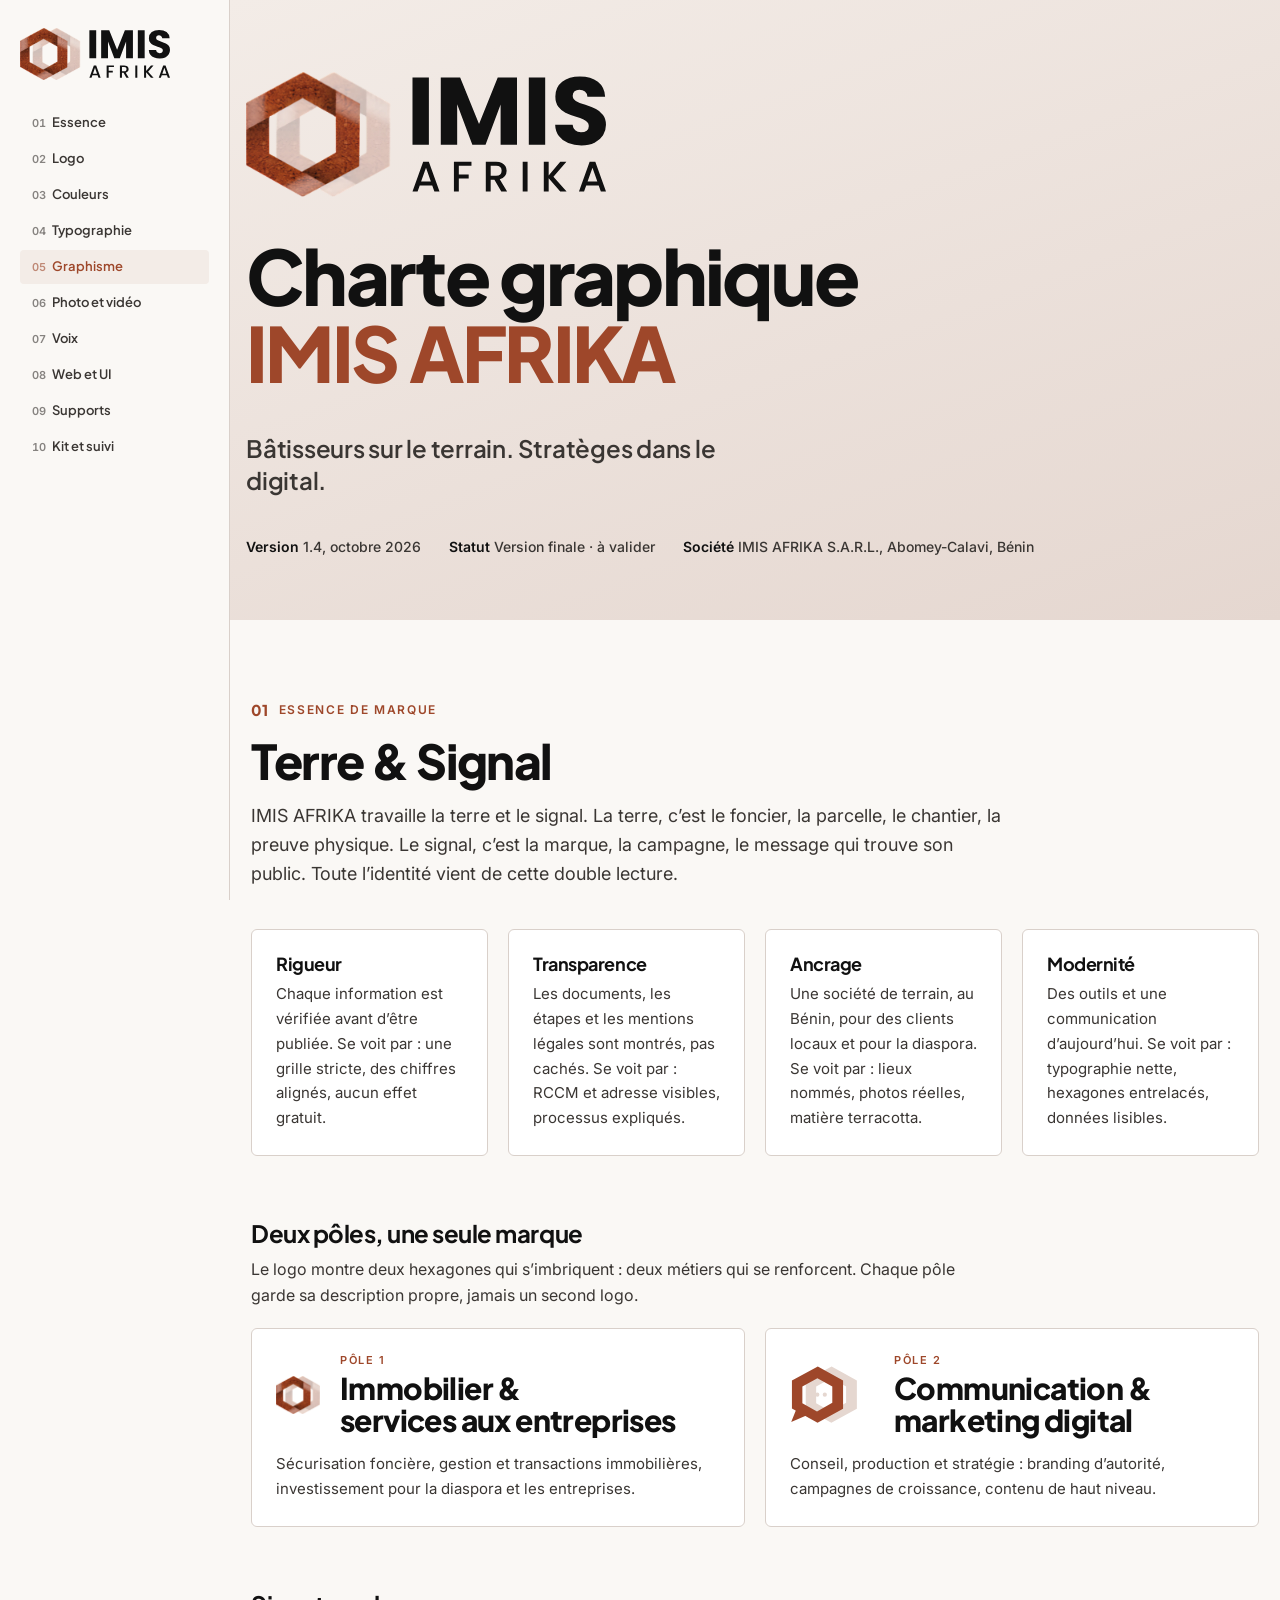
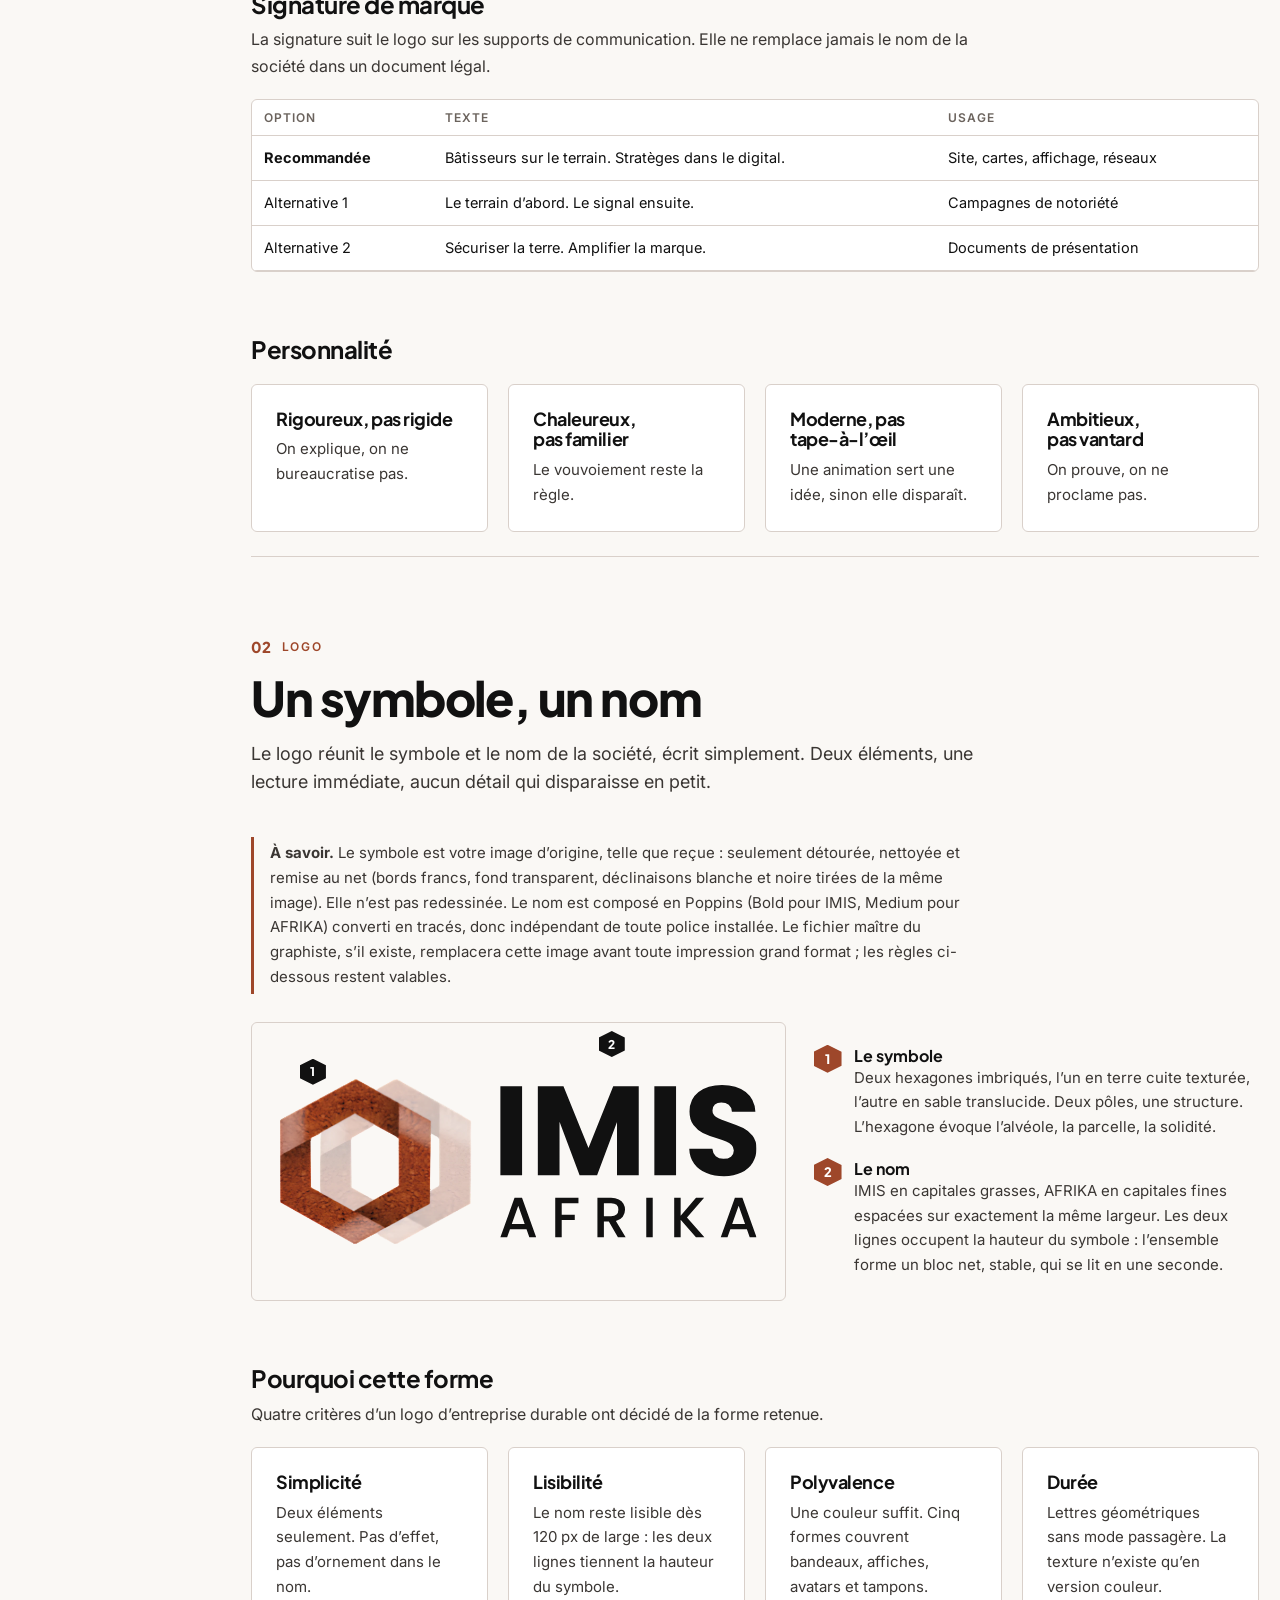
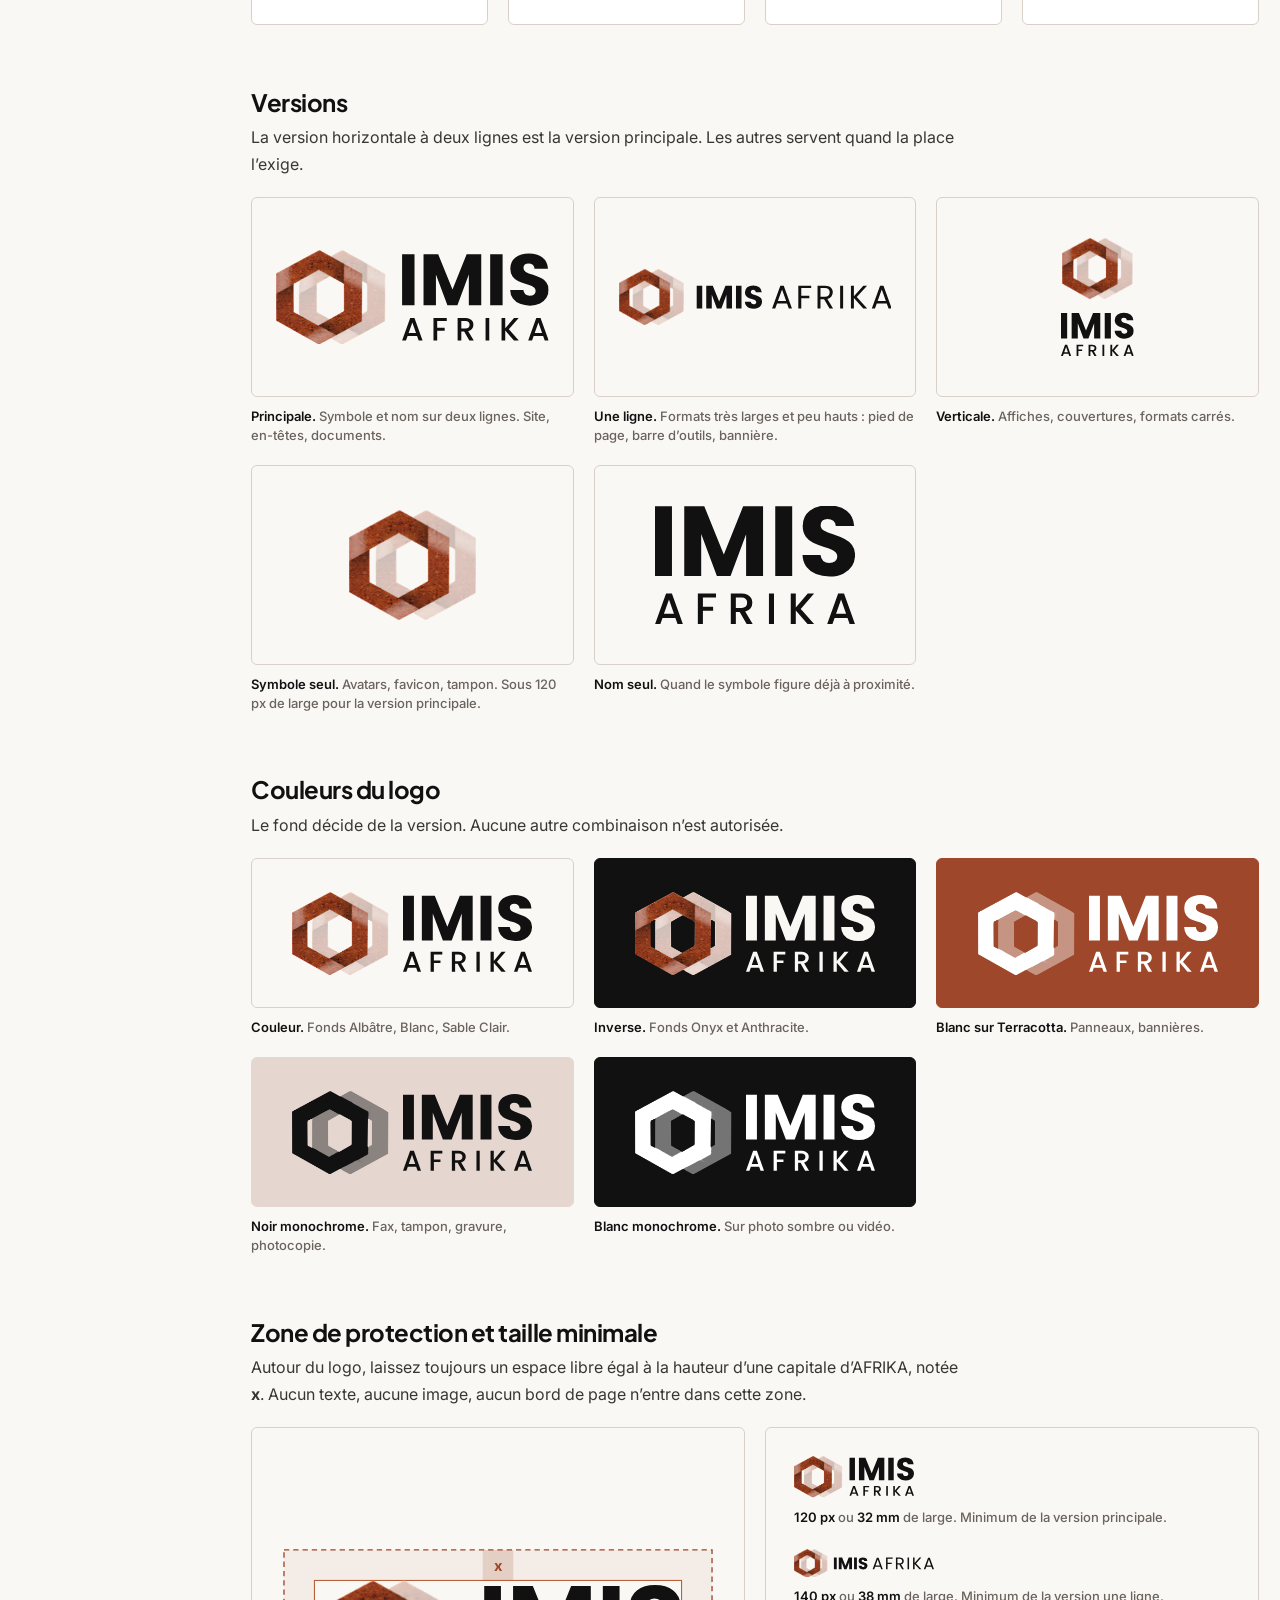
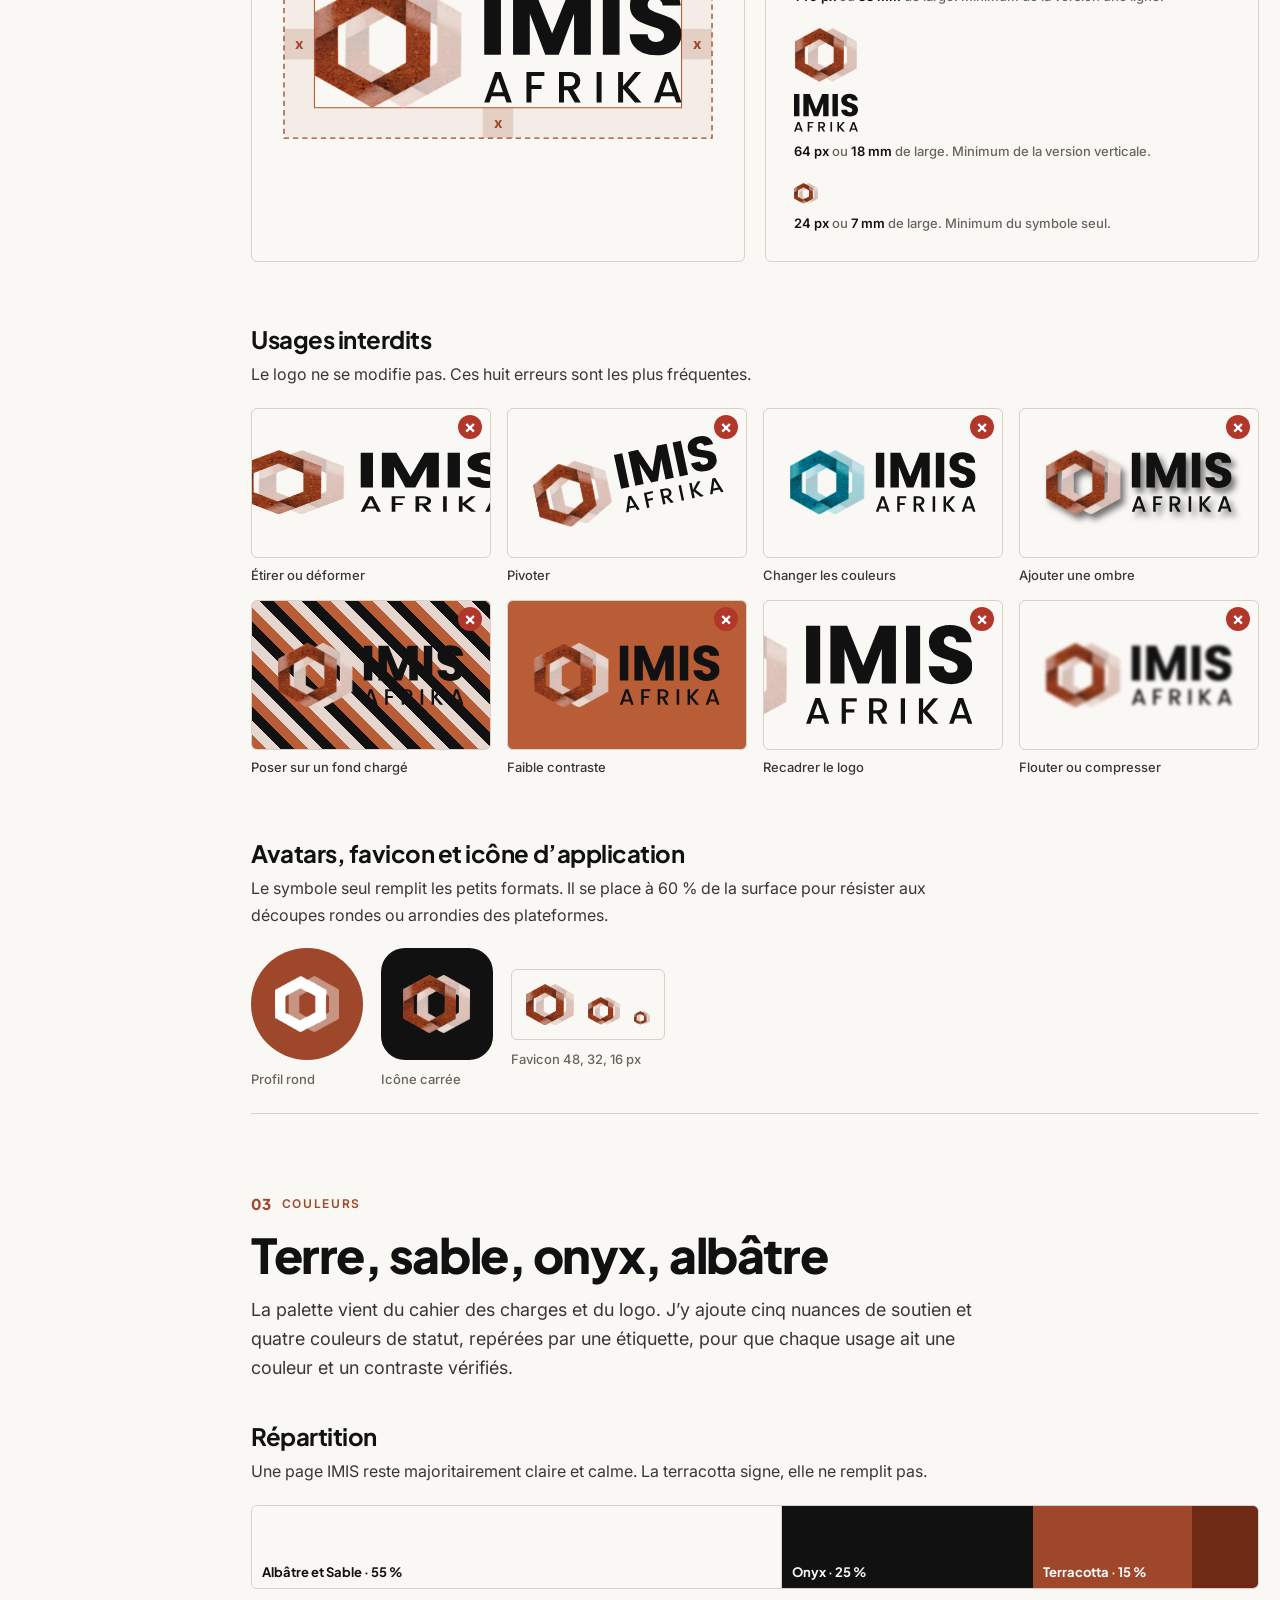
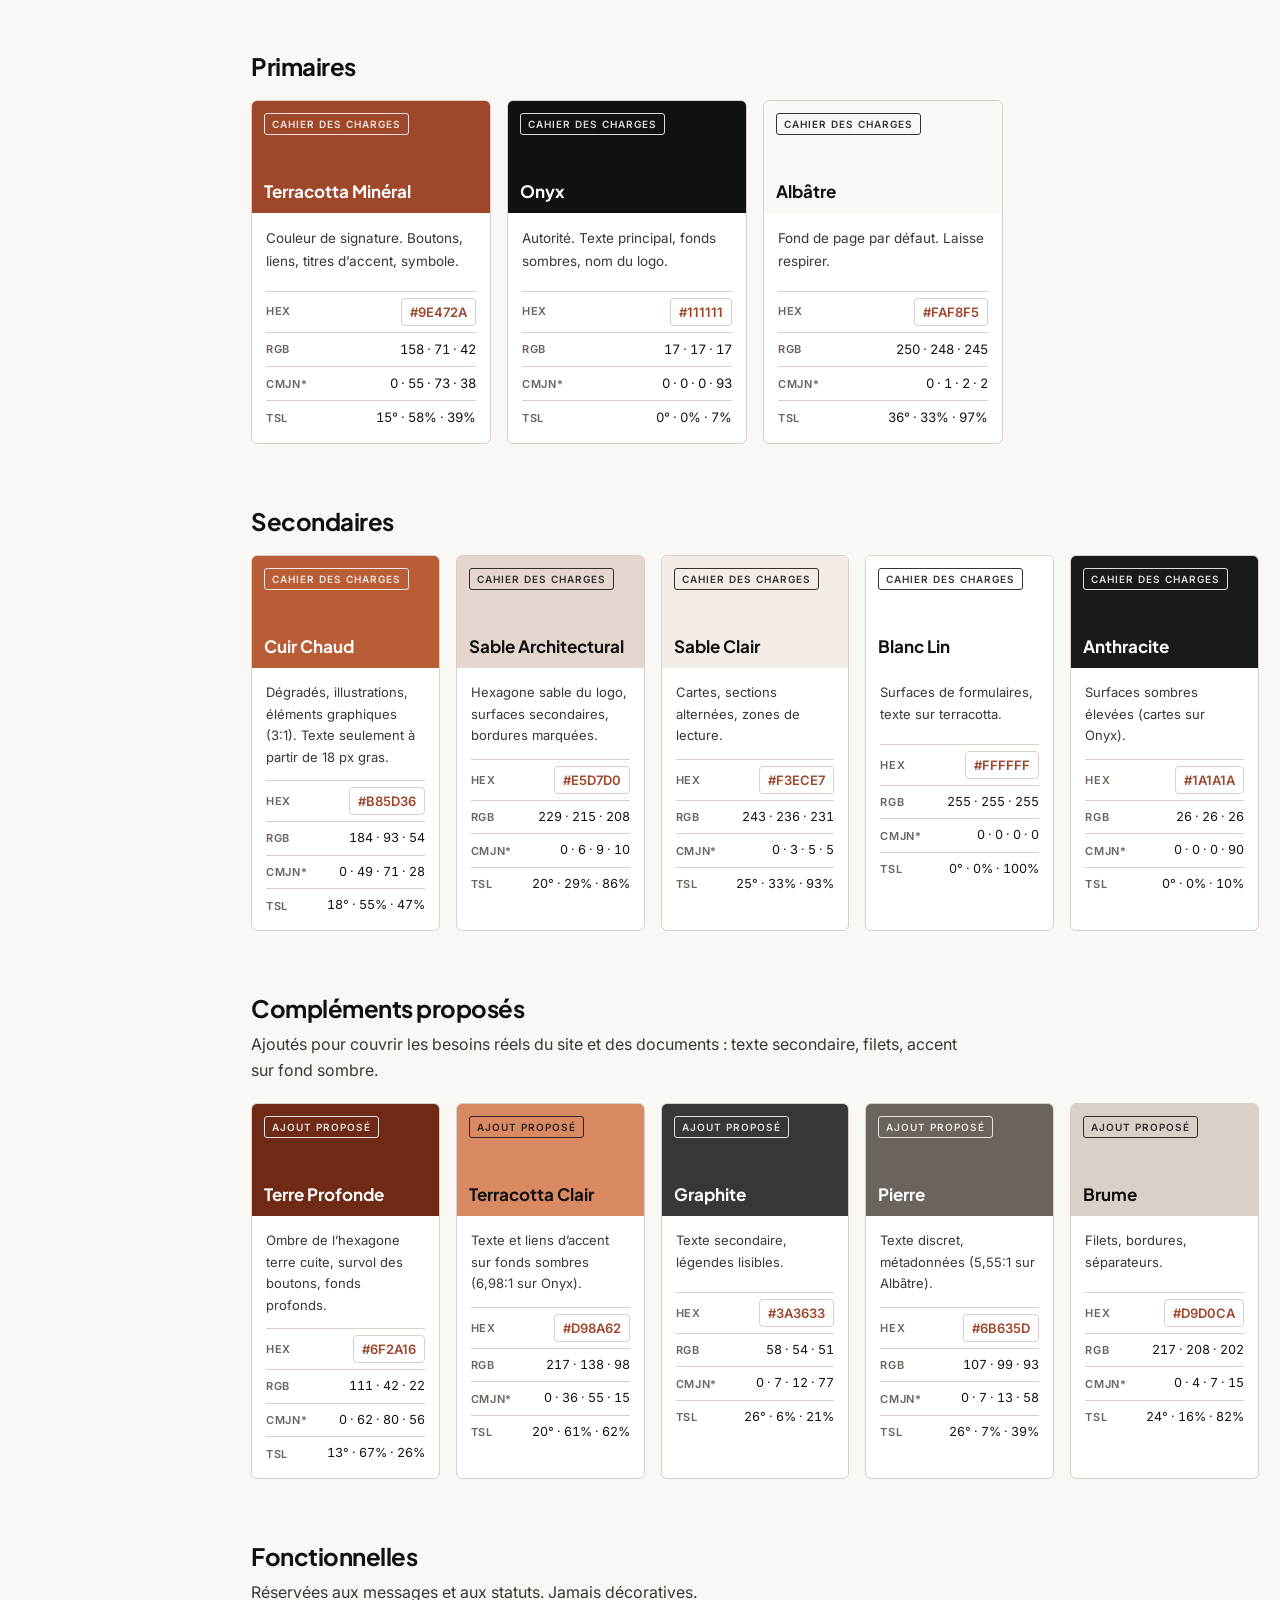
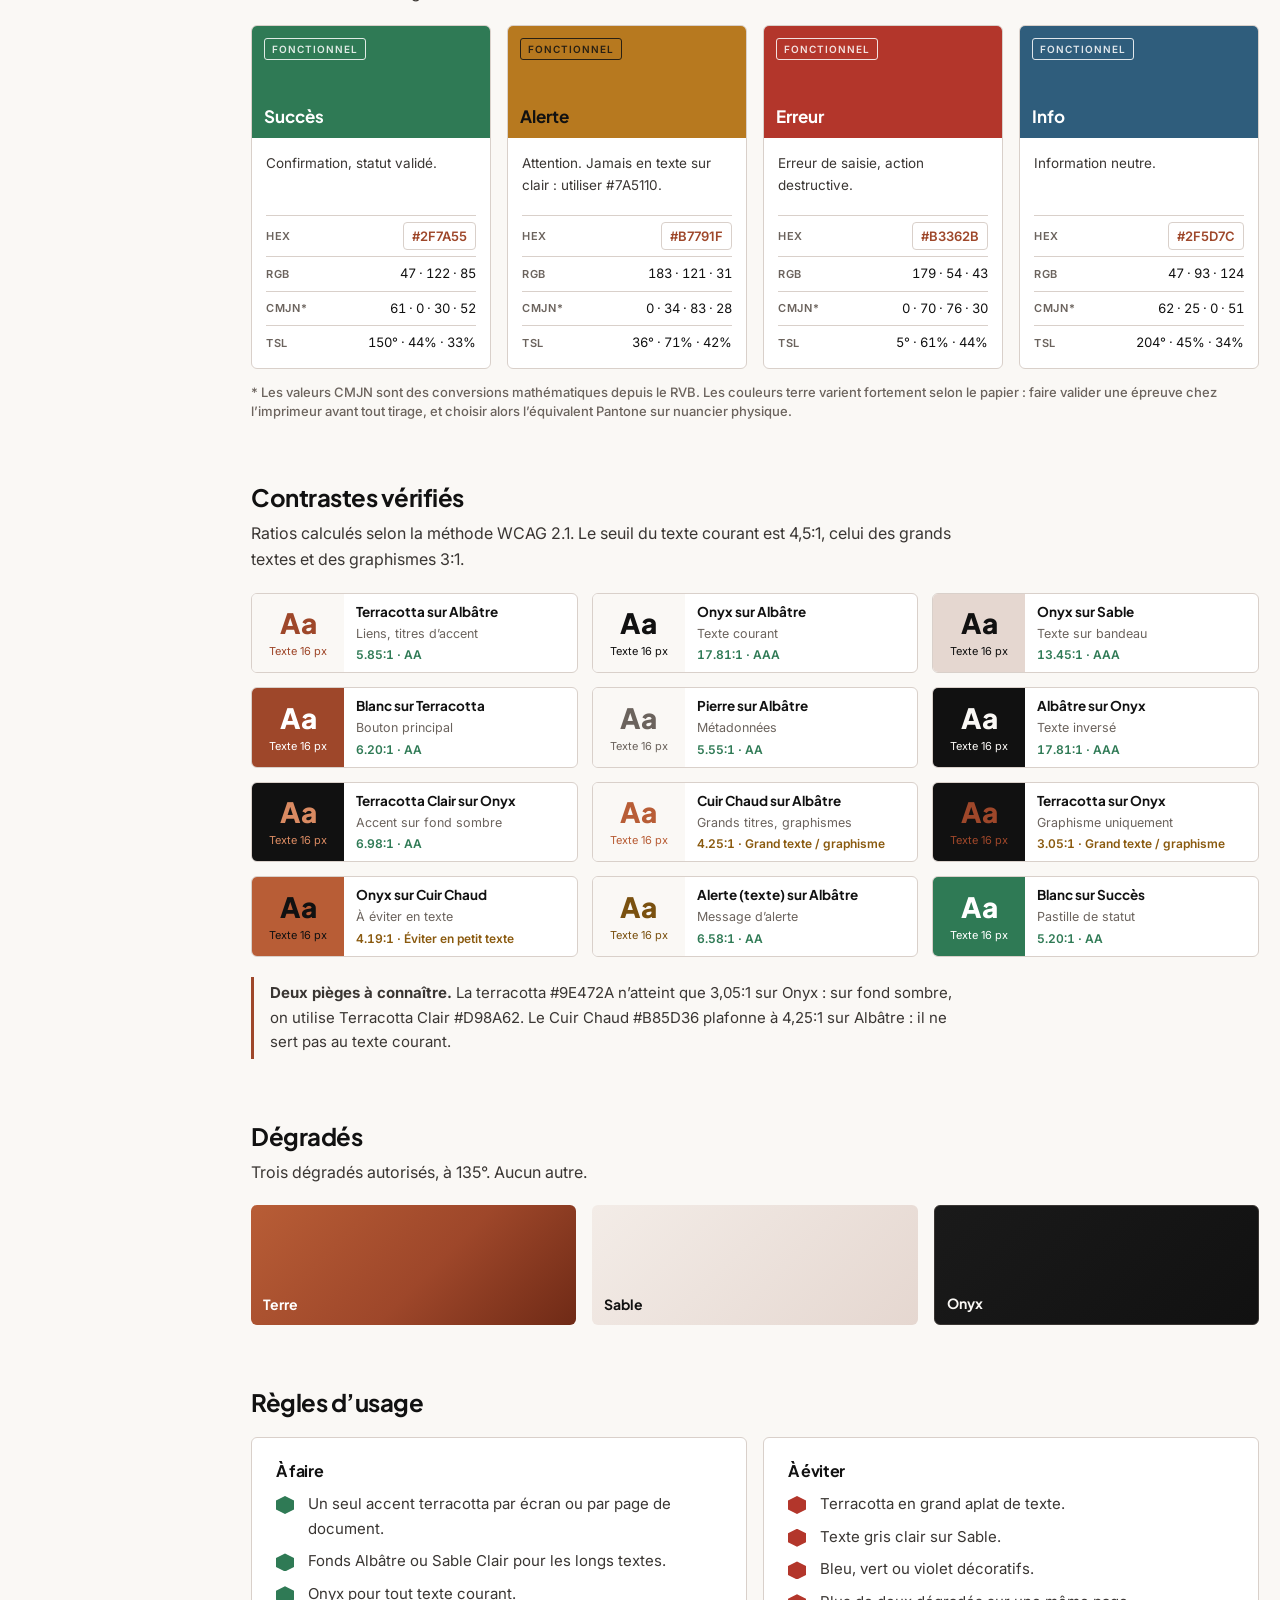
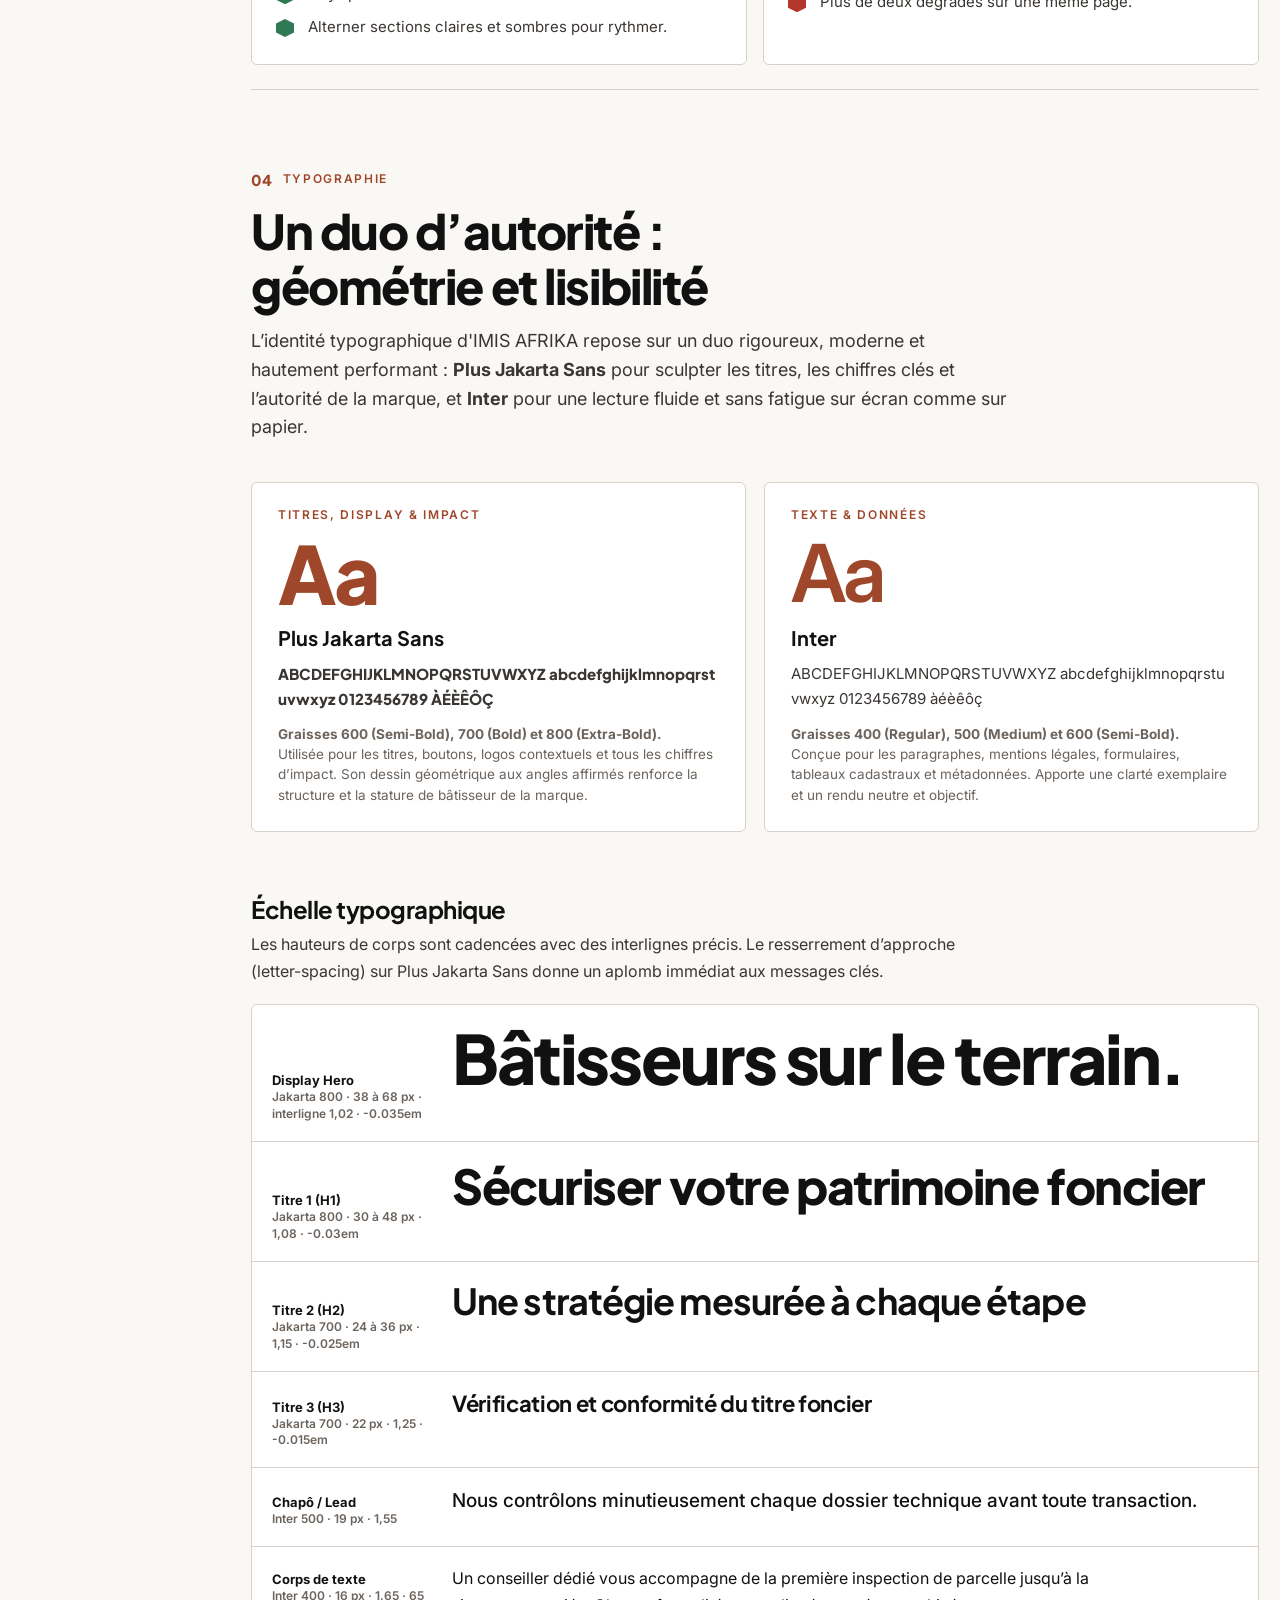
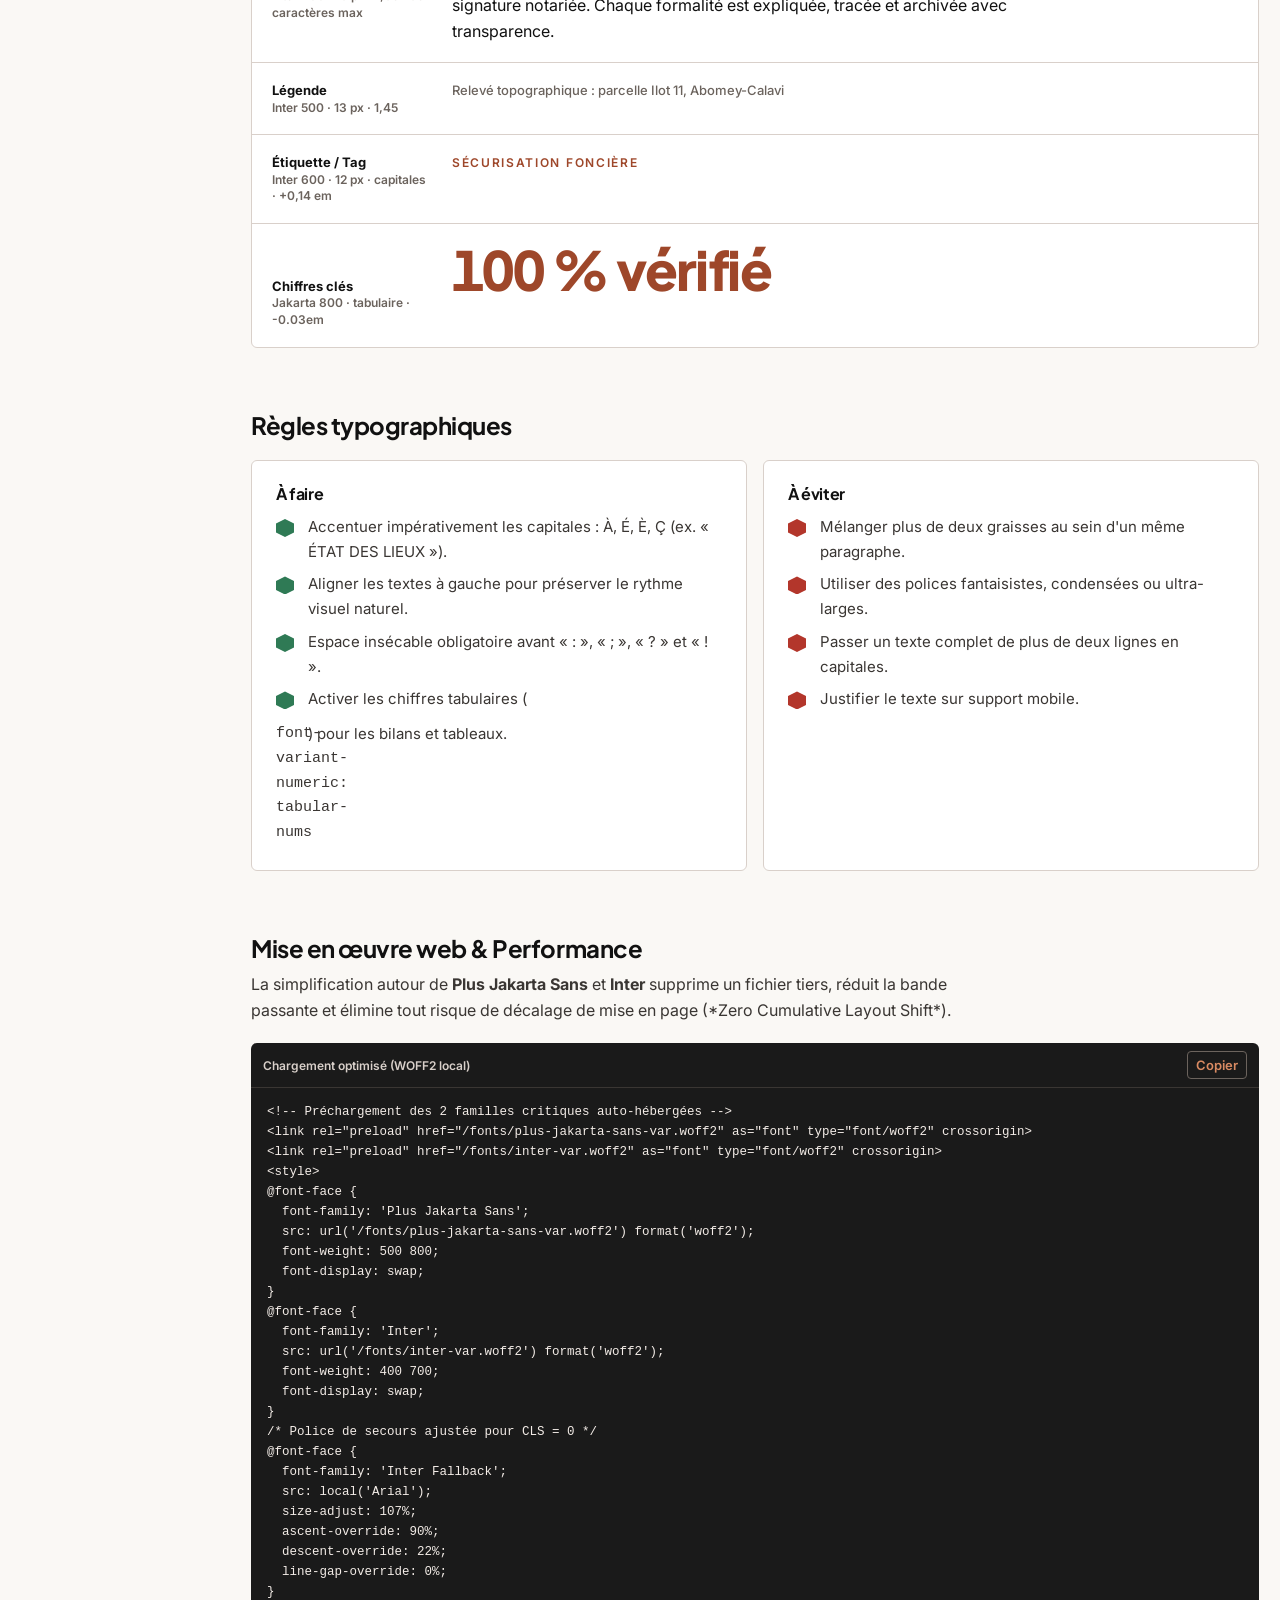
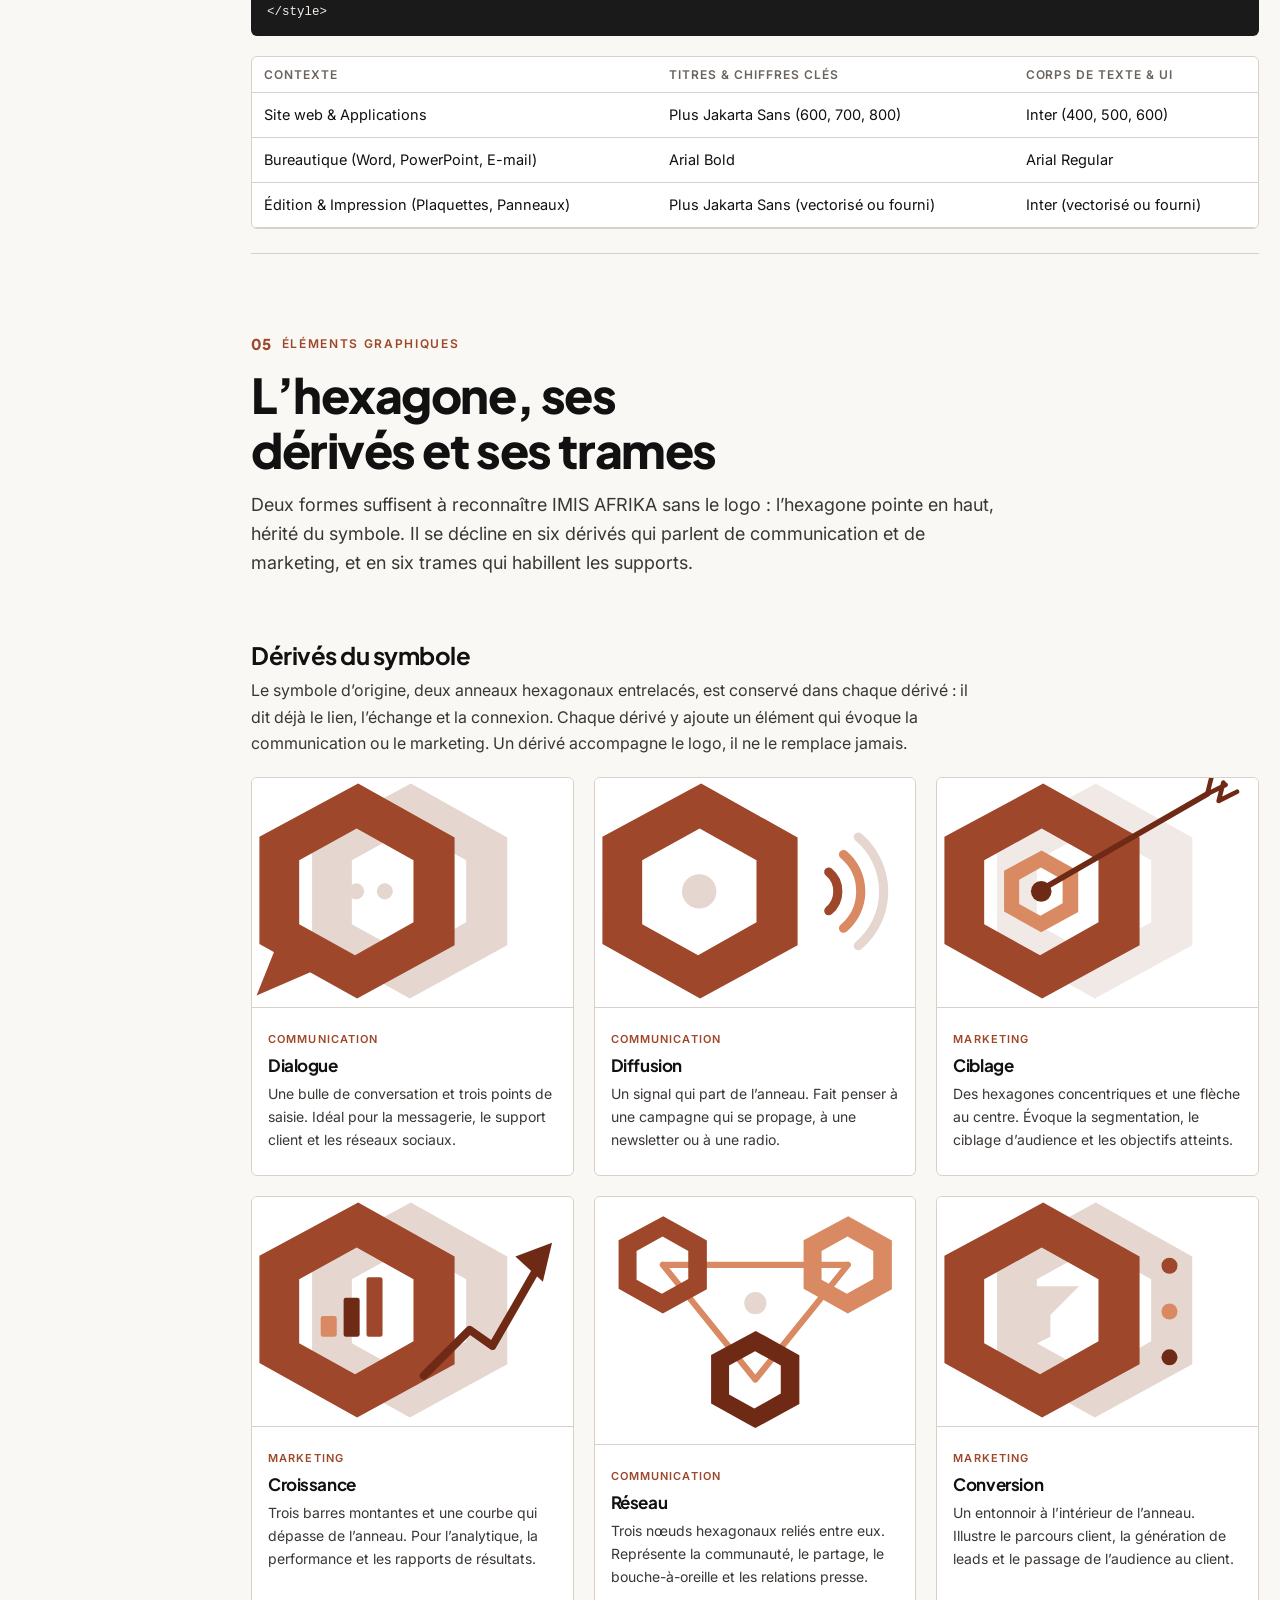
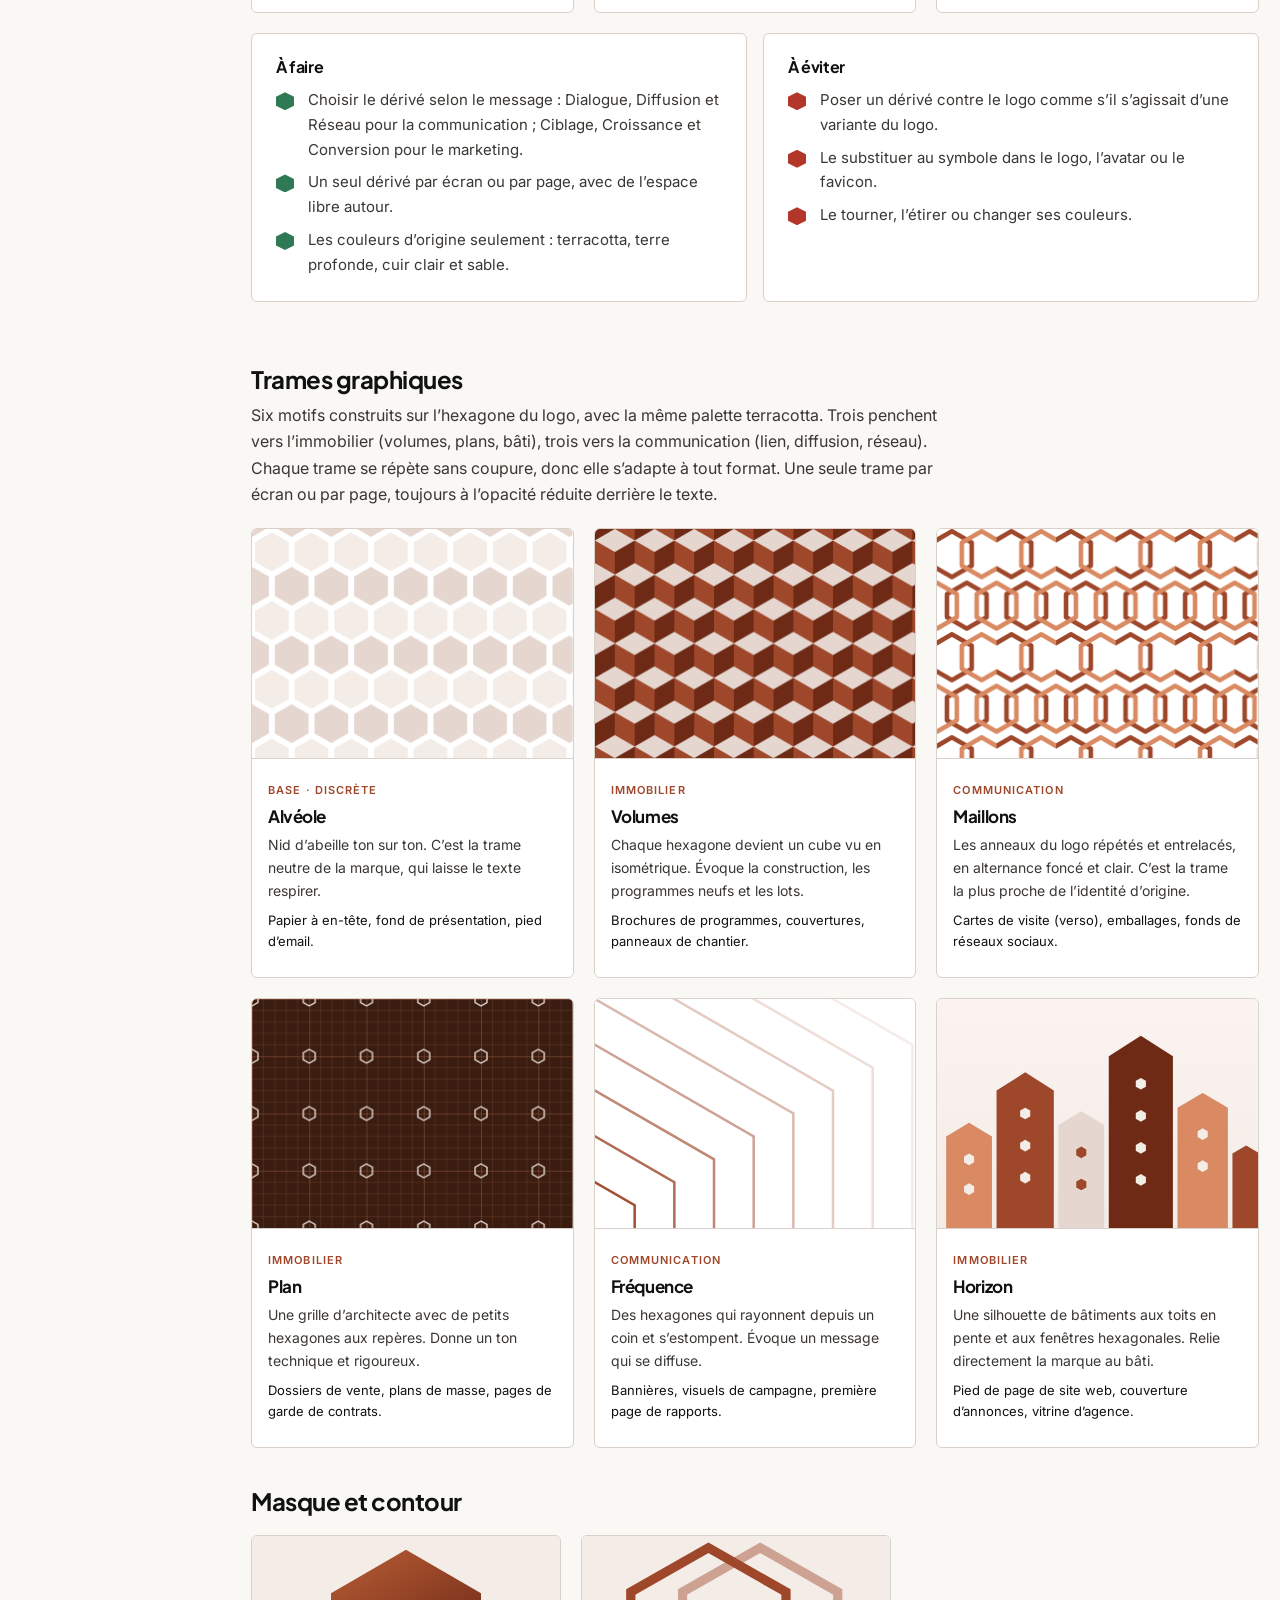
<file: charte-imis-afrika.html>
<!doctype html>
<html lang="fr">
<head>
<meta charset="utf-8">
<meta name="viewport" content="width=device-width, initial-scale=1, viewport-fit=cover">
<title>Charte graphique IMIS AFRIKA</title>
<meta name="description" content="Charte graphique d'IMIS AFRIKA S.A.R.L. : logo, couleurs, typographie, graphisme, supports.">
<meta name="robots" content="noindex, nofollow">
<link rel="canonical" href="https://simplixtechgroup-cmyk.github.io/imisafrika/charte-imis-afrika.html">
<meta property="og:type" content="website"><meta property="og:locale" content="fr_FR"><meta property="og:site_name" content="IMIS AFRIKA S.A.R.L.">
<meta property="og:title" content="Charte graphique | IMIS AFRIKA"><meta property="og:description" content="Logo, couleurs, typographie, graphisme et supports : le manuel de l’identité visuelle d’IMIS AFRIKA S.A.R.L."><meta property="og:url" content="https://simplixtechgroup-cmyk.github.io/imisafrika/charte-imis-afrika.html">
<meta property="og:image" content="https://simplixtechgroup-cmyk.github.io/imisafrika/assets/img/og/og-charte.png"><meta property="og:image:secure_url" content="https://simplixtechgroup-cmyk.github.io/imisafrika/assets/img/og/og-charte.png"><meta property="og:image:type" content="image/png"><meta property="og:image:width" content="1200"><meta property="og:image:height" content="630"><meta property="og:image:alt" content="Charte graphique IMIS AFRIKA : symbole aux deux hexagones et palette terracotta">
<meta name="twitter:card" content="summary_large_image"><meta name="twitter:title" content="Charte graphique | IMIS AFRIKA"><meta name="twitter:description" content="Logo, couleurs, typographie, graphisme et supports : le manuel de l’identité visuelle d’IMIS AFRIKA S.A.R.L."><meta name="twitter:image" content="https://simplixtechgroup-cmyk.github.io/imisafrika/assets/img/og/og-charte.png"><meta name="twitter:image:alt" content="Charte graphique IMIS AFRIKA : symbole aux deux hexagones et palette terracotta">
<meta name="theme-color" content="#FAF8F5">
<link rel="icon" href="favicon.ico" sizes="48x48">
<link rel="icon" href="assets/img/icons/favicon.svg" type="image/svg+xml">
<link rel="icon" type="image/png" sizes="32x32" href="assets/img/icons/favicon-32.png">
<link rel="apple-touch-icon" sizes="180x180" href="apple-touch-icon.png">
<link rel="mask-icon" href="assets/img/icons/safari-pinned-tab.svg" color="#9E472A">
<link rel="manifest" href="site.webmanifest">
<meta name="application-name" content="IMIS AFRIKA"><meta name="apple-mobile-web-app-title" content="IMIS AFRIKA">
<meta name="msapplication-TileColor" content="#9E472A"><meta name="msapplication-config" content="browserconfig.xml">
<meta name="color-scheme" content="light"><meta name="referrer" content="strict-origin-when-cross-origin">
</head>
<body>
<link rel="stylesheet" href="https://fonts.googleapis.com/css2?family=Inter:wght@400;500;600;700&family=Plus+Jakarta+Sans:wght@500;600;700;800&display=swap">
<style>
/* Concept : manuel de marque en chapitres, navigation latérale ; rigueur géométrique avec Plus Jakarta Sans et Inter. */
:root{
  --ia-terracotta:#9E472A;--ia-cuir:#B85D36;--ia-profonde:#6F2A16;--ia-clair:#D98A62;
  --ia-sable:#E5D7D0;--ia-sable-clair:#F3ECE7;--ia-brume:#D9D0CA;
  --ia-onyx:#111111;--ia-anthracite:#1A1A1A;--ia-graphite:#3A3633;--ia-pierre:#6B635D;
  --ia-albatre:#FAF8F5;
  --bg:#FAF8F5;--surface:#FFFFFF;--surface-2:#F3ECE7;--fg:#111111;--fg-2:#3A3633;--muted:#6B635D;--line:#D9D0CA;
  --accent:#9E472A;--accent-btn:#9E472A;--on-accent:#FFFFFF;--focus:#B85D36;--code-bg:#1A1A1A;--code-fg:#F3ECE7;
  --f-titre:'Plus Jakarta Sans',system-ui,-apple-system,'Segoe UI',Roboto,sans-serif;
  --f-texte:'Inter',system-ui,-apple-system,'Segoe UI',Roboto,sans-serif;
  --f-impact:'Plus Jakarta Sans',system-ui,-apple-system,'Segoe UI',Roboto,sans-serif;
}
@media (prefers-color-scheme:dark){:root:not([data-theme="light"]){
  --bg:#111111;--surface:#1A1A1A;--surface-2:#232120;--fg:#FAF8F5;--fg-2:#D9D0CA;--muted:#A89E97;--line:#3A3633;
  --accent:#D98A62;--focus:#D98A62;--code-bg:#0B0B0B;color-scheme:dark}}
:root[data-theme="dark"]{--bg:#111111;--surface:#1A1A1A;--surface-2:#232120;--fg:#FAF8F5;--fg-2:#D9D0CA;--muted:#A89E97;--line:#3A3633;
  --accent:#D98A62;--focus:#D98A62;--code-bg:#0B0B0B;color-scheme:dark}

*{box-sizing:border-box}
html{scroll-behavior:smooth;scroll-padding-top:72px}
body{margin:0;background:var(--bg);color:var(--fg);font:400 16px/1.65 var(--f-texte);-webkit-font-smoothing:antialiased}
body::before{content:"";position:fixed;inset:0 0 auto;height:env(safe-area-inset-top,0px);z-index:60;background:var(--bg)}
a{color:var(--accent)}
:focus-visible{outline:2px solid var(--focus);outline-offset:3px}
h1,h2,h3,h4{font-family:var(--f-titre);margin:0;text-wrap:balance;letter-spacing:-.025em;line-height:1.15}
p{margin:0}
.lbl{font:600 12px/1 var(--f-texte);letter-spacing:.14em;text-transform:uppercase;color:var(--accent)}
.lg{display:block;height:auto}
code,pre{font-family:ui-monospace,SFMono-Regular,Menlo,Consolas,monospace}

/* ---------- Structure ---------- */
.shell{display:block}
.nav{position:sticky;top:env(safe-area-inset-top,0px);z-index:50;background:var(--bg);border-bottom:1px solid var(--line);
  padding-left:max(16px,env(safe-area-inset-left,0px));padding-right:max(16px,env(safe-area-inset-right,0px))}
.nav-in{display:flex;gap:4px;align-items:center;overflow-x:auto;scrollbar-width:none;padding-block:8px}
.nav-in::-webkit-scrollbar{display:none}
.nav .brand{display:none}
.nav a{flex:none;text-decoration:none;color:var(--fg-2);font:600 13px/1 var(--f-titre);padding:10px 12px;border-radius:4px;white-space:nowrap}
.nav a[aria-current="true"]{background:var(--surface-2);color:var(--accent)}
.nav a small{font:600 11px var(--f-texte);opacity:.6;margin-right:6px;font-variant-numeric:tabular-nums}
.wrap{max-width:1040px;margin-inline:auto;padding-left:max(16px,env(safe-area-inset-left,0px));padding-right:max(16px,env(safe-area-inset-right,0px))}
@media (min-width:1000px){
  .shell{display:grid;grid-template-columns:230px minmax(0,1fr)}
  .nav{top:0;height:100vh;border-bottom:0;border-right:1px solid var(--line);padding:28px 20px;align-self:start}
  body::before{display:none}
  .nav-in{flex-direction:column;align-items:stretch;overflow:visible;gap:2px;padding:0}
  .nav .brand{display:block;margin-bottom:24px;width:150px}
  .nav a{padding:10px 12px}
}

/* ---------- Couverture ---------- */
.cover{background:#111;color:#FAF8F5;position:relative;overflow:hidden;padding-block:72px 64px;
  padding-left:max(16px,env(safe-area-inset-left,0px));padding-right:max(16px,env(safe-area-inset-right,0px))}
.cover .hexbg{position:absolute;right:-120px;top:-60px;width:620px;height:620px;opacity:.32;pointer-events:none;-webkit-mask-image:linear-gradient(to right,transparent,#000 45%);mask-image:linear-gradient(to right,transparent,#000 45%)}
.cover-in{position:relative;max-width:1040px;margin-inline:auto;display:grid;gap:40px}
.cover .lg{width:min(360px,80%);--lg-ink:#FAF8F5}
.cover h1{font:800 clamp(38px,6vw,76px)/1.02 var(--f-titre);letter-spacing:-.035em}
.cover h1 span{color:#D98A62}
.cover .meta{display:flex;flex-wrap:wrap;gap:10px 28px;font:500 14px/1.4 var(--f-texte);color:#D9D0CA}
.cover .meta b{color:#FAF8F5;font-weight:600}
.cover .sig{font:600 clamp(18px,2.4vw,24px)/1.35 var(--f-titre);max-width:32ch;color:#E5D7D0;letter-spacing:-.01em}

/* ---------- Chapitres ---------- */
.sec{padding-block:80px 24px;border-top:1px solid var(--line)}
.sec:first-of-type{border-top:0}
.sec-h{display:grid;gap:14px;margin-bottom:40px;max-width:760px}
.sec-h .lbl{display:flex;gap:10px;align-items:center}
.sec-h .n{font:800 15px var(--f-titre);letter-spacing:.02em}
.sec-h h2{font-size:clamp(30px,4.2vw,48px);font-weight:800;letter-spacing:-.03em}
.sec-h p{color:var(--fg-2);font-size:18px;line-height:1.6}
.sub{margin-top:64px;margin-bottom:20px;display:grid;gap:8px;max-width:720px}
.sub h3{font-size:24px;font-weight:700;letter-spacing:-.02em}
.sub p{color:var(--fg-2)}
.grid{display:grid;gap:20px;grid-template-columns:repeat(auto-fit,minmax(min(100%,260px),1fr))}
.grid.c4{grid-template-columns:repeat(auto-fit,minmax(min(100%,190px),1fr))}
.grid.w2{grid-template-columns:repeat(auto-fit,minmax(min(100%,420px),1fr))}
.grid>*{min-width:0}
.panel{background:var(--surface);border:1px solid var(--line);border-radius:6px;padding:24px}
.panel h4{font-size:18px;font-weight:700;margin-bottom:8px}
.panel p{color:var(--fg-2);font-size:15px}
.stage{border-radius:6px;display:grid;place-items:center;padding:40px 24px;border:1px solid var(--line);min-width:0}
.stage.light{background:#FAF8F5;color:#111}
.stage.dark{background:#111;color:#FAF8F5;border-color:#111}
.stage.ter{background:#9E472A;border-color:#9E472A}
.stage.sable{background:#E5D7D0;border-color:#E5D7D0}
.cap{font:500 13px/1.45 var(--f-texte);color:var(--muted);margin-top:10px}
.cap b{color:var(--fg);font-weight:600}
figure{margin:0;min-width:0}
.pair{display:grid;gap:16px;grid-template-columns:1fr 1fr}
@media (max-width:560px){.pair{grid-template-columns:1fr}}

/* Logo : variantes */
.lg{--lg-ink:#111;--lg-tile:#E5D7D0;--lg-tile-ink:#111;--lg-pix1:#DCC3B7;--lg-pix2:#6F2A16;--lg-hex1:url(#gTerra);--lg-hex2:#DFC6BB;--lg-hex2-o:.9}
.lg.inv{--lg-ink:#FAF8F5;--lg-tile:#E5D7D0;--lg-tile-ink:#111;--lg-pix1:#E5D7D0;--lg-pix2:#B85D36;--lg-hex1:url(#gTerraL);--lg-hex2:#E3C9BC;--lg-hex2-o:.8}
.lg.ter{--lg-ink:#fff;--lg-tile:#fff;--lg-tile-ink:#9E472A;--lg-pix1:#F3ECE7;--lg-pix2:#6F2A16;--lg-hex1:#fff;--lg-hex2:#fff;--lg-hex2-o:.45}
.lg.noir{--lg-ink:#111;--lg-tile:#111;--lg-tile-ink:#fff;--lg-pix1:#111;--lg-pix2:#111;--lg-hex1:#111;--lg-hex2:#111;--lg-hex2-o:.35}
.lg.blanc{--lg-ink:#fff;--lg-tile:#fff;--lg-tile-ink:#111;--lg-pix1:#fff;--lg-pix2:#fff;--lg-hex1:#fff;--lg-hex2:#fff;--lg-hex2-o:.4}
.cover .lg{--lg-ink:#FAF8F5;--lg-pix1:#E5D7D0;--lg-pix2:#B85D36;--lg-hex1:url(#gTerraL);--lg-hex2:#E3C9BC;--lg-hex2-o:.8}

/* Anatomie */
.anat{display:grid;gap:28px;grid-template-columns:minmax(0,1.2fr) minmax(0,1fr);align-items:center}
@media (max-width:820px){.anat{grid-template-columns:1fr}}
.anat ol{margin:0;padding:0;list-style:none;display:grid;gap:18px}
.anat li{display:grid;grid-template-columns:28px 1fr;gap:12px;font-size:15px;color:var(--fg-2)}
.anat li i{font:800 13px var(--f-titre);font-style:normal;width:28px;height:28px;display:grid;place-items:center;background:var(--accent-btn);color:#fff;clip-path:polygon(50% 0,100% 25%,100% 75%,50% 100%,0 75%,0 25%)}
.anat li b{display:block;color:var(--fg);font:700 16px var(--f-titre)}
.anat-stage{position:relative}
.anat-stage .pt{position:absolute;font:800 12px var(--f-titre);width:26px;height:26px;display:grid;place-items:center;background:#111;color:#fff;clip-path:polygon(50% 0,100% 25%,100% 75%,50% 100%,0 75%,0 25%)}

/* Mauvais usages */
.misgrid{display:grid;gap:16px;grid-template-columns:repeat(auto-fill,minmax(min(100%,220px),1fr))}
.mis-s{position:relative;aspect-ratio:16/10;border:1px solid var(--line);border-radius:6px;display:grid;place-items:center;overflow:hidden}
.mis-s .x{position:absolute;top:6px;right:8px;width:24px;height:24px;border-radius:50%;background:#B3362B;color:#fff;font:700 18px/24px var(--f-texte);text-align:center}
.mis figcaption{font:500 13px/1.4 var(--f-texte);color:var(--fg-2);margin-top:8px}

/* Couleurs */
.mix{display:flex;height:84px;border-radius:6px;overflow:hidden;border:1px solid var(--line)}
.mix div{display:flex;align-items:flex-end;padding:8px 10px;font:700 13px var(--f-titre);min-width:0}
.swgrid{display:grid;gap:16px;grid-template-columns:repeat(auto-fill,minmax(min(100%,230px),1fr))}
@media (min-width:1180px){.swgrid.five{grid-template-columns:repeat(5,minmax(0,1fr))}.swgrid.five .sw-role{font-size:13px}.swgrid.five .sw dl div{font-size:12.5px}}
.sw{background:var(--surface);border:1px solid var(--line);border-radius:6px;overflow:hidden;min-width:0}
.sw-chip{height:112px;padding:12px;display:flex;flex-direction:column;justify-content:space-between;align-items:flex-start}
.sw-chip strong{font:700 17px/1.15 var(--f-titre)}
.sw-tag{font:600 10px/1 var(--f-texte);letter-spacing:.1em;text-transform:uppercase;padding:5px 7px;border:1px solid currentColor;border-radius:3px;opacity:.85}
.sw-body{padding:14px}
.sw-role{font-size:13.5px;color:var(--fg-2);margin-bottom:12px;min-height:3.8em}
.sw dl{margin:0;display:grid;gap:6px}
.sw dl div{display:flex;flex-wrap:wrap;justify-content:space-between;gap:10px;font-size:13px;border-top:1px solid var(--line);padding-top:6px}
.sw dt{font-weight:600;color:var(--muted);letter-spacing:.06em;font-size:11px;align-self:center}
.sw dd{margin:0;font-variant-numeric:tabular-nums;text-align:right}
.cp{font:600 13px var(--f-texte);color:var(--accent);background:none;border:1px solid var(--line);border-radius:4px;padding:3px 8px;cursor:pointer;min-height:28px}
.cp:hover{background:var(--surface-2)}
.cp.ok{color:#2F7A55;border-color:#2F7A55}
.ctgrid{display:grid;gap:14px;grid-template-columns:repeat(auto-fill,minmax(min(100%,250px),1fr))}
.ct{display:grid;grid-template-columns:92px 1fr;border:1px solid var(--line);border-radius:6px;overflow:hidden;background:var(--surface);min-width:0}
.ct-s{display:grid;place-content:center;text-align:center;padding:10px;gap:2px}
.ct-s b{font:800 28px var(--f-titre)}.ct-s span{font-size:11px}
.ct-m{padding:10px 12px;display:grid;gap:3px;align-content:center;min-width:0}
.ct-m strong{font:700 13.5px/1.25 var(--f-titre)}.ct-m span{font-size:12.5px;color:var(--muted)}
.ct-m em{font:600 12px var(--f-texte);font-style:normal;font-variant-numeric:tabular-nums}
.ct-m em.ok{color:#2F7A55}.ct-m em.mid{color:#8A5A0F}.ct-m em.no{color:#B3362B}
@media (prefers-color-scheme:dark){:root:not([data-theme="light"]) .ct-m em.ok{color:#6FBF92}:root:not([data-theme="light"]) .ct-m em.mid{color:#E0A64A}:root:not([data-theme="light"]) .ct-m em.no{color:#E58075}}
:root[data-theme="dark"] .ct-m em.ok{color:#6FBF92}:root[data-theme="dark"] .ct-m em.mid{color:#E0A64A}:root[data-theme="dark"] .ct-m em.no{color:#E58075}
.grads{display:grid;gap:16px;grid-template-columns:repeat(auto-fit,minmax(min(100%,240px),1fr))}
.gr{height:120px;border-radius:6px;padding:12px;display:flex;align-items:flex-end;font:700 14px var(--f-titre)}
.dd{display:grid;gap:16px;grid-template-columns:repeat(auto-fit,minmax(min(100%,320px),1fr))}
.dd ul{margin:0;padding:0;list-style:none;display:grid;gap:8px;font-size:15px}
.dd li{display:grid;grid-template-columns:22px 1fr;gap:10px;color:var(--fg-2)}
.dd li::before{content:"";width:18px;height:18px;margin-top:4px;background:#2F7A55;clip-path:polygon(50% 0,100% 25%,100% 75%,50% 100%,0 75%,0 25%)}
.no li::before{background:#B3362B}
.dd h4{font-size:16px;margin-bottom:12px}

/* Typo */
.spec{display:grid;gap:18px;grid-template-columns:repeat(auto-fit,minmax(min(100%,340px),1fr))}
.fam{background:var(--surface);border:1px solid var(--line);border-radius:6px;padding:26px;display:grid;gap:12px;min-width:0}
.fam .big{font-size:clamp(56px,8vw,80px);line-height:1;color:var(--accent);letter-spacing:-.04em}
.fam .alpha{font-size:15px;color:var(--fg-2);word-break:break-all}
.fam .role{font-size:13.5px;color:var(--muted);line-height:1.5}
.scale{border:1px solid var(--line);border-radius:6px;background:var(--surface);overflow:hidden}
.scale>div{display:grid;grid-template-columns:160px minmax(0,1fr);gap:20px;padding:18px 20px;border-top:1px solid var(--line);align-items:baseline}
.scale>div:first-child{border-top:0}
.scale .k{font:600 12px/1.4 var(--f-texte);color:var(--muted)}
.scale .k b{display:block;color:var(--fg);font-size:13px}
@media (max-width:640px){.scale>div{grid-template-columns:1fr;gap:6px}}
.s-disp{font:800 clamp(38px,6vw,68px)/1.02 var(--f-titre);letter-spacing:-.035em}
.s-h1{font:800 clamp(30px,4.5vw,48px)/1.08 var(--f-titre);letter-spacing:-.03em}
.s-h2{font:700 clamp(24px,3.2vw,36px)/1.15 var(--f-titre);letter-spacing:-.025em}
.s-h3{font:700 22px/1.25 var(--f-titre);letter-spacing:-.015em}
.s-lead{font:500 19px/1.55 var(--f-texte)}
.s-body{font:400 16px/1.65 var(--f-texte);max-width:65ch}
.s-cap{font:500 13px/1.45 var(--f-texte);color:var(--muted)}
.s-lab{font:600 12px/1 var(--f-texte);letter-spacing:.14em;text-transform:uppercase;color:var(--accent)}
.s-num{font:800 54px/1 var(--f-titre);letter-spacing:-.03em;font-variant-numeric:tabular-nums;color:var(--accent)}
table{border-collapse:collapse;width:100%;font-size:14.5px}
th,td{text-align:left;padding:10px 12px;border-bottom:1px solid var(--line);vertical-align:top}
th{font:600 12px var(--f-texte);letter-spacing:.08em;text-transform:uppercase;color:var(--muted)}
.tw{overflow-x:auto;border:1px solid var(--line);border-radius:6px;background:var(--surface)}
.tw table{min-width:560px}

/* Code */
.cb{background:var(--code-bg);border-radius:6px;overflow:hidden;min-width:0}
.cb-h{display:flex;justify-content:space-between;align-items:center;padding:8px 12px;border-bottom:1px solid #3A3633}
.cb-l{font:600 12px var(--f-texte);color:#D9D0CA}
.cb .cp{background:transparent;color:#D98A62;border-color:#6B635D}
.cb .cp:hover{background:#2a2725}
.cb pre{margin:0;padding:14px 16px;overflow-x:auto;font-size:12.5px;line-height:1.6;color:var(--code-fg)}

/* Graphisme */
.hexs{display:grid;gap:20px;grid-template-columns:repeat(auto-fit,minmax(min(100%,190px),1fr))}
.hexcard{background:var(--surface);border:1px solid var(--line);border-radius:6px;overflow:hidden;min-width:0}
.hexcard .vis{height:200px;position:relative;overflow:hidden;display:grid;place-items:center}
.hexcard .txt{padding:16px}
.gg{display:grid;gap:20px;grid-template-columns:repeat(auto-fit,minmax(min(100%,270px),1fr))}
.gcard{background:var(--surface);border:1px solid var(--line);border-radius:6px;overflow:hidden;min-width:0}
.gcard .gv svg{display:block;width:100%;height:auto;border-bottom:1px solid var(--line)}
.gcard .gv.d svg{background:#fff}
.gcard .gt{padding:16px}.gcard .tag{font:600 11px var(--f-texte);letter-spacing:.1em;text-transform:uppercase;color:var(--accent)}
.gcard h4{font-size:17px;margin:6px 0 6px}.gcard p{font-size:14px;color:var(--fg-2);margin:0 0 8px}.gcard p.use{font-size:13px;color:var(--fg)}
.hexcard h4{font-size:17px;margin-bottom:6px}.hexcard p{font-size:14px;color:var(--fg-2)}
.hexmask{width:150px;aspect-ratio:1/1.1547;clip-path:polygon(50% 0,100% 25%,100% 75%,50% 100%,0 75%,0 25%);background:linear-gradient(150deg,#B85D36,#6F2A16 70%);display:grid;place-items:center;color:#F3ECE7;font:600 11px/1.3 var(--f-texte);text-align:center;padding:0 24px}
.px{position:absolute;display:block}
.icgrid{display:grid;gap:16px;grid-template-columns:repeat(auto-fill,minmax(min(100%,112px),1fr))}
.ic{display:grid;justify-items:center;gap:8px}
.ic-h{width:72px;aspect-ratio:1/1.1547;display:grid;place-items:center;background:var(--surface-2);clip-path:polygon(50% 0,100% 25%,100% 75%,50% 100%,0 75%,0 25%)}
.ic svg{width:30px;height:30px;fill:none;stroke:var(--accent);stroke-width:1.75;stroke-linejoin:round;stroke-linecap:round}
.ic figcaption{font:500 12.5px var(--f-texte);color:var(--fg-2);text-align:center}
.shots{display:grid;gap:16px;grid-template-columns:repeat(auto-fit,minmax(min(100%,230px),1fr))}
.shot{background:var(--surface);border:1px solid var(--line);border-radius:6px;overflow:hidden}
.shot .ph{aspect-ratio:4/5;display:grid;place-items:center;padding:20px;text-align:center;color:#F3ECE7;font:500 13px/1.4 var(--f-texte);position:relative}
.shot .ph::after{content:"";position:absolute;inset:0;background:radial-gradient(120% 80% at 80% 0,rgba(255,236,214,.35),transparent 55%)}
.shot .ph span{position:relative;z-index:1;max-width:20ch}
.shot .t{padding:12px 14px}.shot .t b{display:block;font:700 15px var(--f-titre)}.shot .t span{font-size:13px;color:var(--muted)}

/* UI */
.ui{background:var(--bg);border:1px solid var(--line);border-radius:6px;padding:28px;display:grid;gap:28px}
.ui-row{display:flex;flex-wrap:wrap;gap:12px;align-items:center}
.btn{font:700 15px/1 var(--f-titre);min-height:48px;padding:0 22px;border-radius:4px;border:1.5px solid transparent;cursor:pointer;display:inline-flex;align-items:center;gap:10px;text-decoration:none;transition:background .16s,color .16s,border-color .16s;letter-spacing:-.01em}
.btn.p{background:var(--accent-btn);color:#fff}.btn.p:hover{background:#6F2A16}
.btn.s{background:transparent;color:var(--fg);border-color:var(--fg)}.btn.s:hover{background:var(--fg);color:var(--bg)}
.btn.t{background:transparent;color:var(--accent);padding:0 4px;min-height:44px}.btn.t:hover{text-decoration:underline}
.btn[disabled]{background:var(--line);color:var(--muted);cursor:not-allowed;border-color:transparent}
.fld{display:grid;gap:6px;max-width:340px}
.fld label{font:600 14px var(--f-titre)}
.fld input,.fld select{min-height:48px;border:1.5px solid var(--muted);border-radius:4px;background:var(--surface);color:var(--fg);padding:0 14px;font:400 16px var(--f-texte)}
.fld input:focus{outline:2px solid var(--focus);outline-offset:2px;border-color:var(--accent)}
.fld small{font-size:13px;color:var(--muted)}
.fld.err input{border-color:#B3362B}.fld.err small{color:#B3362B}
.badge{display:inline-flex;align-items:center;gap:8px;font:600 12px var(--f-texte);letter-spacing:.04em;padding:8px 18px;background:var(--line);color:var(--fg);clip-path:polygon(10px 0,calc(100% - 10px) 0,100% 50%,calc(100% - 10px) 100%,10px 100%,0 50%)}
.badge.t{background:var(--accent-btn);color:#fff}
.uicard{background:var(--surface-2);border:1px solid var(--line);border-radius:6px;padding:22px;max-width:340px;display:grid;gap:10px}
.uicard h4{font:700 20px var(--f-titre)}.uicard p{font-size:15px;color:var(--fg-2)}
.tok{display:grid;gap:12px;grid-template-columns:repeat(auto-fit,minmax(min(100%,230px),1fr))}
.tok div{background:var(--surface);border:1px solid var(--line);border-radius:6px;padding:14px;font-size:13.5px}
.tok b{display:block;font:700 14px var(--f-titre);margin-bottom:4px}
.bar{height:10px;background:var(--accent-btn);border-radius:2px}

/* Supports */
.mk{container-type:inline-size;min-width:0}
.mk-s{position:relative;overflow:hidden;border-radius:4px;box-shadow:0 1px 0 rgba(0,0,0,.04),0 8px 24px -10px rgba(17,17,17,.35)}
.card-r{aspect-ratio:85/55;background:#111;display:grid;place-items:center}
.card-r .lg{width:62cqw}
.card-v{aspect-ratio:85/55;background:#FAF8F5;color:#111;padding:7cqw 7cqw 6cqw;display:flex;flex-direction:column;justify-content:space-between}
.card-v .nm{font:800 6.6cqw/1.1 var(--f-titre);letter-spacing:-.02em}
.card-v .rl{font:600 3.4cqw var(--f-texte);color:#9E472A;letter-spacing:.08em;text-transform:uppercase;margin-top:1.4cqw}
.card-v .ct2{font:400 3.3cqw/1.5 var(--f-texte);color:#3A3633}
.card-v .hx{position:absolute;right:-9cqw;bottom:-8cqw;width:50cqw;color:#9E472A;opacity:.22}
.card-v .lg2{width:26cqw}
.lh{aspect-ratio:210/297;background:#fff;color:#111;padding:8cqw 9cqw;display:flex;flex-direction:column;position:relative}
.lh .lg{width:30cqw}
.lh .bd{margin-top:14cqw;display:grid;gap:2.3cqw}
.lh .bd i{display:block;height:1.3cqw;background:#E5D7D0;border-radius:1px}
.lh .ft{margin-top:auto;border-top:.4cqw solid #9E472A;padding-top:2cqw;font:400 1.9cqw/1.5 var(--f-texte);color:#3A3633;position:relative;z-index:1}
.lh .hx{position:absolute;right:-14cqw;bottom:8cqw;width:76cqw;color:#9E472A;opacity:.1}
.sig2{background:#fff;color:#111;border-radius:6px;padding:20px;display:grid;grid-template-columns:auto 1fr;gap:18px;align-items:center;border:1px solid #D9D0CA}
.sig2 .lg{width:128px}
.sig2 b{font:800 16px var(--f-titre);display:block;letter-spacing:-.01em}.sig2 span{font:400 13px/1.55 var(--f-texte);color:#3A3633;display:block}.sig2 em{font:600 12px var(--f-texte);font-style:normal;color:#9E472A}
@media (max-width:420px){.sig2{grid-template-columns:1fr}}
.av{display:flex;gap:18px;align-items:center;flex-wrap:wrap}
.av-c{width:112px;aspect-ratio:1;border-radius:50%;background:#9E472A;display:grid;place-items:center;overflow:hidden}
.av-c .lg{width:58%;--lg-hex1:#fff;--lg-hex2:#fff;--lg-hex2-o:.45}
.av-sq{width:112px;aspect-ratio:1;border-radius:24px;background:#111;display:grid;place-items:center}
.av-sq .lg{width:60%;--lg-hex1:url(#gTerraL);--lg-hex2:#E3C9BC;--lg-hex2-o:.8}
.cov4{aspect-ratio:4/1;background:#111;color:#FAF8F5;position:relative;display:flex;align-items:center;padding:0 5cqw;gap:4cqw}
.cov4 .dlg{width:34cqw;flex:none;margin-left:auto;position:relative;background:none!important;border-radius:0!important}
.cov4 .tg{font:800 4cqw/1.12 var(--f-titre);letter-spacing:-.03em;position:relative;max-width:50cqw}
.cov4 .tg span{color:#D98A62}
.cov4 .trm{position:absolute;inset:0;width:100%;height:100%}
.dlg-demo{width:100%;max-width:230px;height:auto}
.hx2{overflow:visible}
.post{aspect-ratio:1;background:#F3ECE7;color:#111;position:relative;padding:8cqw;display:flex;flex-direction:column;justify-content:space-between}
.post h4{font:800 9.2cqw/1.04 var(--f-titre);letter-spacing:-.035em;max-width:9ch}
.post h4 span{color:#9E472A}
.post .hm{position:absolute;right:7cqw;bottom:16cqw;width:38cqw;aspect-ratio:1/1.1547;clip-path:polygon(50% 0,100% 25%,100% 75%,50% 100%,0 75%,0 25%);background:linear-gradient(150deg,#B85D36,#6F2A16);display:grid;place-items:center;color:#F3ECE7;font:500 2.3cqw/1.3 var(--f-texte);text-align:center;padding:0 7cqw}
.post .lg{width:30cqw}
.board{aspect-ratio:4/3;background:#FAF8F5;color:#111;display:grid;grid-template-rows:auto 1fr auto;border:.8cqw solid #111}
.board .top{background:#9E472A;padding:3.5cqw 4.5cqw}.board .top .lg{width:36cqw}
.board .mid{padding:4.5cqw;display:grid;align-content:center;gap:2cqw}
.board .mid h4{font:800 7.6cqw/1.05 var(--f-titre);letter-spacing:-.03em}
.board .mid p{font:500 3.1cqw/1.5 var(--f-texte);color:#3A3633}
.board .bt{background:#111;color:#FAF8F5;padding:2.6cqw 4.5cqw;font:700 3.2cqw var(--f-titre);display:flex;justify-content:space-between;gap:2cqw;flex-wrap:wrap}
.lock{display:flex;align-items:center;gap:20px;flex-wrap:wrap}
.lock .rule{width:2px;align-self:stretch;background:var(--line);min-height:56px}
.lock .po{font:800 clamp(22px,3vw,30px)/1.05 var(--f-titre);letter-spacing:-.02em}
.lock .po small{display:block;font:600 11px var(--f-texte);letter-spacing:.14em;text-transform:uppercase;color:var(--accent);margin-bottom:6px}
.todo{display:grid;gap:10px}
.todo li{list-style:none;display:grid;grid-template-columns:24px 1fr;gap:12px;font-size:15px;color:var(--fg-2)}
.todo li::before{content:"";width:18px;height:18px;margin-top:3px;border:2px solid var(--accent);clip-path:none;border-radius:3px}
.todo{padding:0;margin:0}
.foot{padding-block:56px 80px;border-top:1px solid var(--line);margin-top:56px;display:grid;gap:14px;font-size:14px;color:var(--muted)}
.foot b{color:var(--fg)}
.note{border-left:3px solid var(--accent);padding:4px 0 4px 16px;color:var(--fg-2);font-size:15px;max-width:720px}
@media (prefers-reduced-motion:reduce){html{scroll-behavior:auto}.btn{transition:none}}
.cover{background:linear-gradient(160deg,#F3ECE7 0%,#E5D7D0 100%);color:#111}.cover .lg{--lg-ink:#111}.cover h1 span{color:#9E472A}.cover .meta{color:#3A3633}.cover .meta b{color:#111}.cover .sig{color:#3A3633}</style>

<svg width="0" height="0" style="position:absolute" aria-hidden="true" focusable="false"><defs><linearGradient id="gTerra" x1="0" y1="0" x2="1" y2="1"><stop offset="0" stop-color="#B85D36"/><stop offset=".55" stop-color="#9E472A"/><stop offset="1" stop-color="#7F361E"/></linearGradient><linearGradient id="gTerraL" x1="0" y1="0" x2="1" y2="1"><stop offset="0" stop-color="#CC7248"/><stop offset="1" stop-color="#A9502F"/></linearGradient>
<image id="img-c" width="1" height="1" preserveAspectRatio="none" href="[data-uri]"/><image id="img-w" width="1" height="1" preserveAspectRatio="none" href="[data-uri]"/><image id="img-k" width="1" height="1" preserveAspectRatio="none" href="[data-uri]"/><symbol id="logo-h" viewBox="0 0 276.9 96.0"><use href="#img-c" transform="translate(0.00 0.00) scale(111.06 96.00)"/><g transform="translate(128.06 0)"><g style="fill:var(--lg-ink)"><path d="M12.61 4.22V56.00H0.00V4.22Z M80.40 4.22V56.00H67.78V24.95L56.20 56.00H46.03L34.37 24.87V56.00H21.76V4.22H36.66L51.19 40.07L65.57 4.22Z M102.08 4.22V56.00H89.47V4.22Z M109.75 40.51H123.18Q123.47 43.39 125.17 44.90Q126.87 46.41 129.59 46.41Q132.40 46.41 134.02 45.12Q135.64 43.83 135.64 41.54Q135.64 39.63 134.35 38.37Q133.06 37.12 131.18 36.31Q129.30 35.50 125.83 34.46Q120.82 32.91 117.65 31.36Q114.47 29.82 112.19 26.79Q109.90 23.77 109.90 18.90Q109.90 11.67 115.14 7.58Q120.37 3.48 128.78 3.48Q137.34 3.48 142.58 7.58Q147.81 11.67 148.18 18.97H134.54Q134.39 16.47 132.69 15.03Q131.00 13.59 128.34 13.59Q126.05 13.59 124.65 14.81Q123.25 16.02 123.25 18.31Q123.25 20.82 125.61 22.22Q127.97 23.62 132.99 25.24Q138.00 26.94 141.14 28.49Q144.27 30.04 146.56 32.99Q148.85 35.94 148.85 40.58Q148.85 45.01 146.60 48.62Q144.35 52.24 140.07 54.38Q135.79 56.52 129.96 56.52Q124.28 56.52 119.78 54.67Q115.29 52.83 112.59 49.21Q109.90 45.60 109.75 40.51Z"/><path d="M15.18 87.31H5.58L3.93 92.00H0.00L8.22 69.03H12.57L20.79 92.00H16.83ZM14.12 84.25 10.39 73.59 6.63 84.25Z M45.37 69.07V72.13H35.64V78.90H43.23V81.97H35.64V92.00H31.87V69.07Z M68.30 92.00 63.02 82.83H60.15V92.00H56.39V69.07H64.31Q66.95 69.07 68.78 69.99Q70.61 70.91 71.52 72.46Q72.43 74.02 72.43 75.93Q72.43 78.17 71.12 80.01Q69.82 81.84 67.11 82.50L72.79 92.00ZM60.15 79.82H64.31Q66.42 79.82 67.49 78.77Q68.57 77.71 68.57 75.93Q68.57 74.15 67.51 73.14Q66.45 72.13 64.31 72.13H60.15Z M88.53 69.07V92.00H84.77V69.07Z M113.64 92.00 104.76 81.74V92.00H101.00V69.07H104.76V79.53L113.67 69.07H118.39L108.42 80.55L118.55 92.00Z M143.24 87.31H133.63L131.98 92.00H128.06L136.27 69.03H140.63L148.85 92.00H144.89ZM142.18 84.25 138.45 73.59 134.69 84.25Z"/></g></g></symbol>
<symbol id="logo-h-w" viewBox="0 0 276.9 96.0"><use href="#img-w" transform="translate(0.00 0.00) scale(111.06 96.00)"/><g transform="translate(128.06 0)"><g style="fill:var(--lg-ink)"><path d="M12.61 4.22V56.00H0.00V4.22Z M80.40 4.22V56.00H67.78V24.95L56.20 56.00H46.03L34.37 24.87V56.00H21.76V4.22H36.66L51.19 40.07L65.57 4.22Z M102.08 4.22V56.00H89.47V4.22Z M109.75 40.51H123.18Q123.47 43.39 125.17 44.90Q126.87 46.41 129.59 46.41Q132.40 46.41 134.02 45.12Q135.64 43.83 135.64 41.54Q135.64 39.63 134.35 38.37Q133.06 37.12 131.18 36.31Q129.30 35.50 125.83 34.46Q120.82 32.91 117.65 31.36Q114.47 29.82 112.19 26.79Q109.90 23.77 109.90 18.90Q109.90 11.67 115.14 7.58Q120.37 3.48 128.78 3.48Q137.34 3.48 142.58 7.58Q147.81 11.67 148.18 18.97H134.54Q134.39 16.47 132.69 15.03Q131.00 13.59 128.34 13.59Q126.05 13.59 124.65 14.81Q123.25 16.02 123.25 18.31Q123.25 20.82 125.61 22.22Q127.97 23.62 132.99 25.24Q138.00 26.94 141.14 28.49Q144.27 30.04 146.56 32.99Q148.85 35.94 148.85 40.58Q148.85 45.01 146.60 48.62Q144.35 52.24 140.07 54.38Q135.79 56.52 129.96 56.52Q124.28 56.52 119.78 54.67Q115.29 52.83 112.59 49.21Q109.90 45.60 109.75 40.51Z"/><path d="M15.18 87.31H5.58L3.93 92.00H0.00L8.22 69.03H12.57L20.79 92.00H16.83ZM14.12 84.25 10.39 73.59 6.63 84.25Z M45.37 69.07V72.13H35.64V78.90H43.23V81.97H35.64V92.00H31.87V69.07Z M68.30 92.00 63.02 82.83H60.15V92.00H56.39V69.07H64.31Q66.95 69.07 68.78 69.99Q70.61 70.91 71.52 72.46Q72.43 74.02 72.43 75.93Q72.43 78.17 71.12 80.01Q69.82 81.84 67.11 82.50L72.79 92.00ZM60.15 79.82H64.31Q66.42 79.82 67.49 78.77Q68.57 77.71 68.57 75.93Q68.57 74.15 67.51 73.14Q66.45 72.13 64.31 72.13H60.15Z M88.53 69.07V92.00H84.77V69.07Z M113.64 92.00 104.76 81.74V92.00H101.00V69.07H104.76V79.53L113.67 69.07H118.39L108.42 80.55L118.55 92.00Z M143.24 87.31H133.63L131.98 92.00H128.06L136.27 69.03H140.63L148.85 92.00H144.89ZM142.18 84.25 138.45 73.59 134.69 84.25Z"/></g></g></symbol>
<symbol id="logo-h-k" viewBox="0 0 276.9 96.0"><use href="#img-k" transform="translate(0.00 0.00) scale(111.06 96.00)"/><g transform="translate(128.06 0)"><g style="fill:var(--lg-ink)"><path d="M12.61 4.22V56.00H0.00V4.22Z M80.40 4.22V56.00H67.78V24.95L56.20 56.00H46.03L34.37 24.87V56.00H21.76V4.22H36.66L51.19 40.07L65.57 4.22Z M102.08 4.22V56.00H89.47V4.22Z M109.75 40.51H123.18Q123.47 43.39 125.17 44.90Q126.87 46.41 129.59 46.41Q132.40 46.41 134.02 45.12Q135.64 43.83 135.64 41.54Q135.64 39.63 134.35 38.37Q133.06 37.12 131.18 36.31Q129.30 35.50 125.83 34.46Q120.82 32.91 117.65 31.36Q114.47 29.82 112.19 26.79Q109.90 23.77 109.90 18.90Q109.90 11.67 115.14 7.58Q120.37 3.48 128.78 3.48Q137.34 3.48 142.58 7.58Q147.81 11.67 148.18 18.97H134.54Q134.39 16.47 132.69 15.03Q131.00 13.59 128.34 13.59Q126.05 13.59 124.65 14.81Q123.25 16.02 123.25 18.31Q123.25 20.82 125.61 22.22Q127.97 23.62 132.99 25.24Q138.00 26.94 141.14 28.49Q144.27 30.04 146.56 32.99Q148.85 35.94 148.85 40.58Q148.85 45.01 146.60 48.62Q144.35 52.24 140.07 54.38Q135.79 56.52 129.96 56.52Q124.28 56.52 119.78 54.67Q115.29 52.83 112.59 49.21Q109.90 45.60 109.75 40.51Z"/><path d="M15.18 87.31H5.58L3.93 92.00H0.00L8.22 69.03H12.57L20.79 92.00H16.83ZM14.12 84.25 10.39 73.59 6.63 84.25Z M45.37 69.07V72.13H35.64V78.90H43.23V81.97H35.64V92.00H31.87V69.07Z M68.30 92.00 63.02 82.83H60.15V92.00H56.39V69.07H64.31Q66.95 69.07 68.78 69.99Q70.61 70.91 71.52 72.46Q72.43 74.02 72.43 75.93Q72.43 78.17 71.12 80.01Q69.82 81.84 67.11 82.50L72.79 92.00ZM60.15 79.82H64.31Q66.42 79.82 67.49 78.77Q68.57 77.71 68.57 75.93Q68.57 74.15 67.51 73.14Q66.45 72.13 64.31 72.13H60.15Z M88.53 69.07V92.00H84.77V69.07Z M113.64 92.00 104.76 81.74V92.00H101.00V69.07H104.76V79.53L113.67 69.07H118.39L108.42 80.55L118.55 92.00Z M143.24 87.31H133.63L131.98 92.00H128.06L136.27 69.03H140.63L148.85 92.00H144.89ZM142.18 84.25 138.45 73.59 134.69 84.25Z"/></g></g></symbol>
<symbol id="logo-1" viewBox="0 0 298.6 61.4"><use href="#img-c" transform="translate(0.00 0.00) scale(71.08 61.44)"/><g style="fill:var(--lg-ink)"><path d="M91.14 18.33V43.22H85.08V18.33Z M123.73 18.33V43.22H117.67V28.29L112.10 43.22H107.21L101.60 28.26V43.22H95.54V18.33H102.70L109.69 35.56L116.60 18.33Z M134.16 18.33V43.22H128.09V18.33Z M137.84 35.77H144.30Q144.44 37.16 145.26 37.88Q146.07 38.61 147.38 38.61Q148.73 38.61 149.51 37.99Q150.29 37.37 150.29 36.27Q150.29 35.35 149.67 34.74Q149.05 34.14 148.15 33.75Q147.24 33.36 145.58 32.87Q143.16 32.12 141.64 31.38Q140.11 30.63 139.02 29.18Q137.92 27.72 137.92 25.38Q137.92 21.91 140.43 19.94Q142.95 17.97 146.99 17.97Q151.11 17.97 153.62 19.94Q156.14 21.91 156.32 25.42H149.76Q149.69 24.21 148.87 23.52Q148.06 22.83 146.78 22.83Q145.68 22.83 145.01 23.42Q144.33 24.00 144.33 25.10Q144.33 26.31 145.47 26.98Q146.60 27.65 149.02 28.43Q151.43 29.25 152.93 29.99Q154.44 30.74 155.54 32.16Q156.64 33.57 156.64 35.81Q156.64 37.94 155.56 39.67Q154.48 41.41 152.42 42.44Q150.36 43.47 147.56 43.47Q144.83 43.47 142.67 42.58Q140.50 41.70 139.21 39.96Q137.92 38.22 137.84 35.77Z"/><path d="M183.97 37.67H173.08L171.08 43.22H167.64L176.66 18.40H180.43L189.42 43.22H185.98ZM183.04 35.02 178.53 22.41 174.01 35.02Z M210.47 18.26V20.91H199.61V29.32H208.43V31.97H199.61V43.22H196.36V18.26Z M230.55 43.22 224.61 33.01H220.67V43.22H217.41V18.26H225.47Q228.30 18.26 230.25 19.22Q232.20 20.19 233.17 21.84Q234.13 23.49 234.13 25.60Q234.13 28.18 232.65 30.15Q231.16 32.12 228.19 32.76L234.46 43.22ZM220.67 30.40H225.47Q228.12 30.40 229.44 29.09Q230.77 27.78 230.77 25.60Q230.77 23.38 229.46 22.16Q228.15 20.94 225.47 20.94H220.67Z M245.44 18.26V43.22H242.18V18.26Z M267.53 43.22 257.25 31.83V43.22H253.99V18.26H257.25V29.82L267.57 18.26H271.69L260.37 30.76L271.80 43.22Z M293.21 37.67H282.32L280.31 43.22H276.87L285.90 18.40H289.66L298.65 43.22H295.21ZM292.27 35.02 287.76 22.41 283.25 35.02Z"/></g></symbol>
<symbol id="logo-1-w" viewBox="0 0 298.6 61.4"><use href="#img-w" transform="translate(0.00 0.00) scale(71.08 61.44)"/><g style="fill:var(--lg-ink)"><path d="M91.14 18.33V43.22H85.08V18.33Z M123.73 18.33V43.22H117.67V28.29L112.10 43.22H107.21L101.60 28.26V43.22H95.54V18.33H102.70L109.69 35.56L116.60 18.33Z M134.16 18.33V43.22H128.09V18.33Z M137.84 35.77H144.30Q144.44 37.16 145.26 37.88Q146.07 38.61 147.38 38.61Q148.73 38.61 149.51 37.99Q150.29 37.37 150.29 36.27Q150.29 35.35 149.67 34.74Q149.05 34.14 148.15 33.75Q147.24 33.36 145.58 32.87Q143.16 32.12 141.64 31.38Q140.11 30.63 139.02 29.18Q137.92 27.72 137.92 25.38Q137.92 21.91 140.43 19.94Q142.95 17.97 146.99 17.97Q151.11 17.97 153.62 19.94Q156.14 21.91 156.32 25.42H149.76Q149.69 24.21 148.87 23.52Q148.06 22.83 146.78 22.83Q145.68 22.83 145.01 23.42Q144.33 24.00 144.33 25.10Q144.33 26.31 145.47 26.98Q146.60 27.65 149.02 28.43Q151.43 29.25 152.93 29.99Q154.44 30.74 155.54 32.16Q156.64 33.57 156.64 35.81Q156.64 37.94 155.56 39.67Q154.48 41.41 152.42 42.44Q150.36 43.47 147.56 43.47Q144.83 43.47 142.67 42.58Q140.50 41.70 139.21 39.96Q137.92 38.22 137.84 35.77Z"/><path d="M183.97 37.67H173.08L171.08 43.22H167.64L176.66 18.40H180.43L189.42 43.22H185.98ZM183.04 35.02 178.53 22.41 174.01 35.02Z M210.47 18.26V20.91H199.61V29.32H208.43V31.97H199.61V43.22H196.36V18.26Z M230.55 43.22 224.61 33.01H220.67V43.22H217.41V18.26H225.47Q228.30 18.26 230.25 19.22Q232.20 20.19 233.17 21.84Q234.13 23.49 234.13 25.60Q234.13 28.18 232.65 30.15Q231.16 32.12 228.19 32.76L234.46 43.22ZM220.67 30.40H225.47Q228.12 30.40 229.44 29.09Q230.77 27.78 230.77 25.60Q230.77 23.38 229.46 22.16Q228.15 20.94 225.47 20.94H220.67Z M245.44 18.26V43.22H242.18V18.26Z M267.53 43.22 257.25 31.83V43.22H253.99V18.26H257.25V29.82L267.57 18.26H271.69L260.37 30.76L271.80 43.22Z M293.21 37.67H282.32L280.31 43.22H276.87L285.90 18.40H289.66L298.65 43.22H295.21ZM292.27 35.02 287.76 22.41 283.25 35.02Z"/></g></symbol>
<symbol id="logo-1-k" viewBox="0 0 298.6 61.4"><use href="#img-k" transform="translate(0.00 0.00) scale(71.08 61.44)"/><g style="fill:var(--lg-ink)"><path d="M91.14 18.33V43.22H85.08V18.33Z M123.73 18.33V43.22H117.67V28.29L112.10 43.22H107.21L101.60 28.26V43.22H95.54V18.33H102.70L109.69 35.56L116.60 18.33Z M134.16 18.33V43.22H128.09V18.33Z M137.84 35.77H144.30Q144.44 37.16 145.26 37.88Q146.07 38.61 147.38 38.61Q148.73 38.61 149.51 37.99Q150.29 37.37 150.29 36.27Q150.29 35.35 149.67 34.74Q149.05 34.14 148.15 33.75Q147.24 33.36 145.58 32.87Q143.16 32.12 141.64 31.38Q140.11 30.63 139.02 29.18Q137.92 27.72 137.92 25.38Q137.92 21.91 140.43 19.94Q142.95 17.97 146.99 17.97Q151.11 17.97 153.62 19.94Q156.14 21.91 156.32 25.42H149.76Q149.69 24.21 148.87 23.52Q148.06 22.83 146.78 22.83Q145.68 22.83 145.01 23.42Q144.33 24.00 144.33 25.10Q144.33 26.31 145.47 26.98Q146.60 27.65 149.02 28.43Q151.43 29.25 152.93 29.99Q154.44 30.74 155.54 32.16Q156.64 33.57 156.64 35.81Q156.64 37.94 155.56 39.67Q154.48 41.41 152.42 42.44Q150.36 43.47 147.56 43.47Q144.83 43.47 142.67 42.58Q140.50 41.70 139.21 39.96Q137.92 38.22 137.84 35.77Z"/><path d="M183.97 37.67H173.08L171.08 43.22H167.64L176.66 18.40H180.43L189.42 43.22H185.98ZM183.04 35.02 178.53 22.41 174.01 35.02Z M210.47 18.26V20.91H199.61V29.32H208.43V31.97H199.61V43.22H196.36V18.26Z M230.55 43.22 224.61 33.01H220.67V43.22H217.41V18.26H225.47Q228.30 18.26 230.25 19.22Q232.20 20.19 233.17 21.84Q234.13 23.49 234.13 25.60Q234.13 28.18 232.65 30.15Q231.16 32.12 228.19 32.76L234.46 43.22ZM220.67 30.40H225.47Q228.12 30.40 229.44 29.09Q230.77 27.78 230.77 25.60Q230.77 23.38 229.46 22.16Q228.15 20.94 225.47 20.94H220.67Z M245.44 18.26V43.22H242.18V18.26Z M267.53 43.22 257.25 31.83V43.22H253.99V18.26H257.25V29.82L267.57 18.26H271.69L260.37 30.76L271.80 43.22Z M293.21 37.67H282.32L280.31 43.22H276.87L285.90 18.40H289.66L298.65 43.22H295.21ZM292.27 35.02 287.76 22.41 283.25 35.02Z"/></g></symbol>
<symbol id="logo-v" viewBox="0 0 114.5 185.7"><use href="#img-c" transform="translate(1.72 0.00) scale(111.06 96.00)"/><g style="fill:var(--lg-ink)"><path d="M9.70 118.17V158.00H0.00V118.17Z M61.84 118.17V158.00H52.14V134.11L43.23 158.00H35.40L26.44 134.06V158.00H16.74V118.17H28.20L39.38 145.74L50.44 118.17Z M78.52 118.17V158.00H68.82V118.17Z M84.43 146.09H94.75Q94.98 148.30 96.28 149.46Q97.59 150.62 99.69 150.62Q101.84 150.62 103.09 149.63Q104.34 148.64 104.34 146.88Q104.34 145.40 103.35 144.44Q102.35 143.48 100.91 142.85Q99.46 142.23 96.79 141.43Q92.94 140.24 90.50 139.05Q88.06 137.86 86.30 135.53Q84.54 133.21 84.54 129.46Q84.54 123.90 88.57 120.75Q92.60 117.60 99.06 117.60Q105.65 117.60 109.67 120.75Q113.70 123.90 113.99 129.52H103.49Q103.38 127.59 102.07 126.48Q100.77 125.38 98.72 125.38Q96.96 125.38 95.89 126.31Q94.81 127.25 94.81 129.01Q94.81 130.94 96.62 132.01Q98.44 133.09 102.30 134.34Q106.16 135.65 108.57 136.84Q110.98 138.03 112.74 140.30Q114.50 142.57 114.50 146.14Q114.50 149.55 112.77 152.33Q111.04 155.11 107.74 156.75Q104.45 158.40 99.97 158.40Q95.60 158.40 92.14 156.98Q88.68 155.56 86.61 152.78Q84.54 150.00 84.43 146.09Z"/><path d="M11.68 182.09H4.29L3.02 185.69H0.00L6.32 168.03H9.67L15.99 185.69H12.95ZM10.86 179.73 8.00 171.53 5.10 179.73Z M34.90 168.05V170.41H27.41V175.62H33.25V177.98H27.41V185.69H24.52V168.05Z M52.54 185.69 48.48 178.64H46.27V185.69H43.38V168.05H49.47Q51.50 168.05 52.91 168.76Q54.32 169.47 55.02 170.67Q55.71 171.86 55.71 173.33Q55.71 175.06 54.71 176.47Q53.71 177.87 51.63 178.38L55.99 185.69ZM46.27 176.33H49.47Q51.09 176.33 51.92 175.51Q52.74 174.70 52.74 173.33Q52.74 171.96 51.93 171.19Q51.12 170.41 49.47 170.41H46.27Z M68.10 168.05V185.69H65.21V168.05Z M87.41 185.69 80.59 177.80V185.69H77.69V168.05H80.59V176.10L87.44 168.05H91.07L83.40 176.88L91.20 185.69Z M110.18 182.09H102.79L101.53 185.69H98.50L104.83 168.03H108.18L114.50 185.69H111.45ZM109.37 179.73 106.50 171.53 103.61 179.73Z"/></g></symbol>
<symbol id="logo-v-w" viewBox="0 0 114.5 185.7"><use href="#img-w" transform="translate(1.72 0.00) scale(111.06 96.00)"/><g style="fill:var(--lg-ink)"><path d="M9.70 118.17V158.00H0.00V118.17Z M61.84 118.17V158.00H52.14V134.11L43.23 158.00H35.40L26.44 134.06V158.00H16.74V118.17H28.20L39.38 145.74L50.44 118.17Z M78.52 118.17V158.00H68.82V118.17Z M84.43 146.09H94.75Q94.98 148.30 96.28 149.46Q97.59 150.62 99.69 150.62Q101.84 150.62 103.09 149.63Q104.34 148.64 104.34 146.88Q104.34 145.40 103.35 144.44Q102.35 143.48 100.91 142.85Q99.46 142.23 96.79 141.43Q92.94 140.24 90.50 139.05Q88.06 137.86 86.30 135.53Q84.54 133.21 84.54 129.46Q84.54 123.90 88.57 120.75Q92.60 117.60 99.06 117.60Q105.65 117.60 109.67 120.75Q113.70 123.90 113.99 129.52H103.49Q103.38 127.59 102.07 126.48Q100.77 125.38 98.72 125.38Q96.96 125.38 95.89 126.31Q94.81 127.25 94.81 129.01Q94.81 130.94 96.62 132.01Q98.44 133.09 102.30 134.34Q106.16 135.65 108.57 136.84Q110.98 138.03 112.74 140.30Q114.50 142.57 114.50 146.14Q114.50 149.55 112.77 152.33Q111.04 155.11 107.74 156.75Q104.45 158.40 99.97 158.40Q95.60 158.40 92.14 156.98Q88.68 155.56 86.61 152.78Q84.54 150.00 84.43 146.09Z"/><path d="M11.68 182.09H4.29L3.02 185.69H0.00L6.32 168.03H9.67L15.99 185.69H12.95ZM10.86 179.73 8.00 171.53 5.10 179.73Z M34.90 168.05V170.41H27.41V175.62H33.25V177.98H27.41V185.69H24.52V168.05Z M52.54 185.69 48.48 178.64H46.27V185.69H43.38V168.05H49.47Q51.50 168.05 52.91 168.76Q54.32 169.47 55.02 170.67Q55.71 171.86 55.71 173.33Q55.71 175.06 54.71 176.47Q53.71 177.87 51.63 178.38L55.99 185.69ZM46.27 176.33H49.47Q51.09 176.33 51.92 175.51Q52.74 174.70 52.74 173.33Q52.74 171.96 51.93 171.19Q51.12 170.41 49.47 170.41H46.27Z M68.10 168.05V185.69H65.21V168.05Z M87.41 185.69 80.59 177.80V185.69H77.69V168.05H80.59V176.10L87.44 168.05H91.07L83.40 176.88L91.20 185.69Z M110.18 182.09H102.79L101.53 185.69H98.50L104.83 168.03H108.18L114.50 185.69H111.45ZM109.37 179.73 106.50 171.53 103.61 179.73Z"/></g></symbol>
<symbol id="logo-v-k" viewBox="0 0 114.5 185.7"><use href="#img-k" transform="translate(1.72 0.00) scale(111.06 96.00)"/><g style="fill:var(--lg-ink)"><path d="M9.70 118.17V158.00H0.00V118.17Z M61.84 118.17V158.00H52.14V134.11L43.23 158.00H35.40L26.44 134.06V158.00H16.74V118.17H28.20L39.38 145.74L50.44 118.17Z M78.52 118.17V158.00H68.82V118.17Z M84.43 146.09H94.75Q94.98 148.30 96.28 149.46Q97.59 150.62 99.69 150.62Q101.84 150.62 103.09 149.63Q104.34 148.64 104.34 146.88Q104.34 145.40 103.35 144.44Q102.35 143.48 100.91 142.85Q99.46 142.23 96.79 141.43Q92.94 140.24 90.50 139.05Q88.06 137.86 86.30 135.53Q84.54 133.21 84.54 129.46Q84.54 123.90 88.57 120.75Q92.60 117.60 99.06 117.60Q105.65 117.60 109.67 120.75Q113.70 123.90 113.99 129.52H103.49Q103.38 127.59 102.07 126.48Q100.77 125.38 98.72 125.38Q96.96 125.38 95.89 126.31Q94.81 127.25 94.81 129.01Q94.81 130.94 96.62 132.01Q98.44 133.09 102.30 134.34Q106.16 135.65 108.57 136.84Q110.98 138.03 112.74 140.30Q114.50 142.57 114.50 146.14Q114.50 149.55 112.77 152.33Q111.04 155.11 107.74 156.75Q104.45 158.40 99.97 158.40Q95.60 158.40 92.14 156.98Q88.68 155.56 86.61 152.78Q84.54 150.00 84.43 146.09Z"/><path d="M11.68 182.09H4.29L3.02 185.69H0.00L6.32 168.03H9.67L15.99 185.69H12.95ZM10.86 179.73 8.00 171.53 5.10 179.73Z M34.90 168.05V170.41H27.41V175.62H33.25V177.98H27.41V185.69H24.52V168.05Z M52.54 185.69 48.48 178.64H46.27V185.69H43.38V168.05H49.47Q51.50 168.05 52.91 168.76Q54.32 169.47 55.02 170.67Q55.71 171.86 55.71 173.33Q55.71 175.06 54.71 176.47Q53.71 177.87 51.63 178.38L55.99 185.69ZM46.27 176.33H49.47Q51.09 176.33 51.92 175.51Q52.74 174.70 52.74 173.33Q52.74 171.96 51.93 171.19Q51.12 170.41 49.47 170.41H46.27Z M68.10 168.05V185.69H65.21V168.05Z M87.41 185.69 80.59 177.80V185.69H77.69V168.05H80.59V176.10L87.44 168.05H91.07L83.40 176.88L91.20 185.69Z M110.18 182.09H102.79L101.53 185.69H98.50L104.83 168.03H108.18L114.50 185.69H111.45ZM109.37 179.73 106.50 171.53 103.61 179.73Z"/></g></symbol>
<symbol id="logo-s" viewBox="0 0 111.1 96.0"><use href="#img-c" transform="translate(0.00 0.00) scale(111.06 96.00)"/></symbol>
<symbol id="logo-s-w" viewBox="0 0 111.1 96.0"><use href="#img-w" transform="translate(0.00 0.00) scale(111.06 96.00)"/></symbol>
<symbol id="logo-s-k" viewBox="0 0 111.1 96.0"><use href="#img-k" transform="translate(0.00 0.00) scale(111.06 96.00)"/></symbol>
<symbol id="logo-w" viewBox="0 0 148.8 88.0"><g transform="translate(0 -4)"><g style="fill:var(--lg-ink)"><path d="M12.61 4.22V56.00H0.00V4.22Z M80.40 4.22V56.00H67.78V24.95L56.20 56.00H46.03L34.37 24.87V56.00H21.76V4.22H36.66L51.19 40.07L65.57 4.22Z M102.08 4.22V56.00H89.47V4.22Z M109.75 40.51H123.18Q123.47 43.39 125.17 44.90Q126.87 46.41 129.59 46.41Q132.40 46.41 134.02 45.12Q135.64 43.83 135.64 41.54Q135.64 39.63 134.35 38.37Q133.06 37.12 131.18 36.31Q129.30 35.50 125.83 34.46Q120.82 32.91 117.65 31.36Q114.47 29.82 112.19 26.79Q109.90 23.77 109.90 18.90Q109.90 11.67 115.14 7.58Q120.37 3.48 128.78 3.48Q137.34 3.48 142.58 7.58Q147.81 11.67 148.18 18.97H134.54Q134.39 16.47 132.69 15.03Q131.00 13.59 128.34 13.59Q126.05 13.59 124.65 14.81Q123.25 16.02 123.25 18.31Q123.25 20.82 125.61 22.22Q127.97 23.62 132.99 25.24Q138.00 26.94 141.14 28.49Q144.27 30.04 146.56 32.99Q148.85 35.94 148.85 40.58Q148.85 45.01 146.60 48.62Q144.35 52.24 140.07 54.38Q135.79 56.52 129.96 56.52Q124.28 56.52 119.78 54.67Q115.29 52.83 112.59 49.21Q109.90 45.60 109.75 40.51Z"/><path d="M15.18 87.31H5.58L3.93 92.00H0.00L8.22 69.03H12.57L20.79 92.00H16.83ZM14.12 84.25 10.39 73.59 6.63 84.25Z M45.37 69.07V72.13H35.64V78.90H43.23V81.97H35.64V92.00H31.87V69.07Z M68.30 92.00 63.02 82.83H60.15V92.00H56.39V69.07H64.31Q66.95 69.07 68.78 69.99Q70.61 70.91 71.52 72.46Q72.43 74.02 72.43 75.93Q72.43 78.17 71.12 80.01Q69.82 81.84 67.11 82.50L72.79 92.00ZM60.15 79.82H64.31Q66.42 79.82 67.49 78.77Q68.57 77.71 68.57 75.93Q68.57 74.15 67.51 73.14Q66.45 72.13 64.31 72.13H60.15Z M88.53 69.07V92.00H84.77V69.07Z M113.64 92.00 104.76 81.74V92.00H101.00V69.07H104.76V79.53L113.67 69.07H118.39L108.42 80.55L118.55 92.00Z M143.24 87.31H133.63L131.98 92.00H128.06L136.27 69.03H140.63L148.85 92.00H144.89ZM142.18 84.25 138.45 73.59 134.69 84.25Z"/></g></g></symbol>
</defs></svg><svg width="0" height="0" style="position:absolute" aria-hidden="true"><defs>

    <path id="d-hx" fill-rule="evenodd" d="M92.70 4.90 L176.90 51.90 L176.90 146.10 L91.80 192.60 L6.47 144.90 L6.47 51.40Z M91.40 44.00 L141.00 71.90 L141.00 126.00 L90.00 154.80 L41.20 127.75 L41.20 71.90Z"/>
  
    <path id="t-h" d="M0 -17 L14.72 -8.5 L14.72 8.5 L0 17 L-14.72 8.5 L-14.72 -8.5Z"/>
    <path id="t-r" d="M0 -20 L17.32 -10 L17.32 10 L0 20 L-17.32 10 L-17.32 -10Z" fill="none" stroke-width="4" stroke-linejoin="round"/>
    <path id="t-u" d="M0 -1 L.866 -.5 L.866 .5 L0 1 L-.866 .5 L-.866 -.5Z" fill="none" vector-effect="non-scaling-stroke"/>
    <g id="t-cu">
      <path d="M0 -20 L17.32 -10 L0 0 L-17.32 -10Z" fill="#E5D7D0"/>
      <path d="M-17.32 -10 L0 0 L0 20 L-17.32 10Z" fill="#9E472A"/>
      <path d="M17.32 -10 L0 0 L0 20 L17.32 10Z" fill="#6F2A16"/>
    </g>

    <pattern id="t-p1" width="34.64" height="60" patternUnits="userSpaceOnUse">
      <use href="#t-h" x="17.32" y="20" fill="#F3ECE7"/>
      <use href="#t-h" x="0" y="50" fill="#E5D7D0"/><use href="#t-h" x="34.64" y="50" fill="#E5D7D0"/>
      <use href="#t-h" x="0" y="-10" fill="#E5D7D0"/><use href="#t-h" x="34.64" y="-10" fill="#E5D7D0"/>
    </pattern>

    <pattern id="t-p2" width="34.64" height="60" patternUnits="userSpaceOnUse">
      <use href="#t-cu" x="17.32" y="20"/><use href="#t-cu" x="0" y="50"/><use href="#t-cu" x="34.64" y="50"/>
      <use href="#t-cu" x="0" y="-10"/><use href="#t-cu" x="34.64" y="-10"/>
    </pattern>

    <pattern id="t-p3" width="52" height="90" patternUnits="userSpaceOnUse">
      <use href="#t-r" x="13" y="22" stroke="#9E472A"/><use href="#t-r" x="39" y="22" stroke="#D98A62"/>
      <use href="#t-r" x="26" y="67" stroke="#9E472A"/><use href="#t-r" x="0" y="67" stroke="#D98A62"/><use href="#t-r" x="52" y="67" stroke="#D98A62"/>
      <use href="#t-r" x="0" y="-23" stroke="#9E472A"/><use href="#t-r" x="52" y="-23" stroke="#9E472A"/><use href="#t-r" x="26" y="-23" stroke="#D98A62"/>
    </pattern>

    <pattern id="t-p4" width="50" height="50" patternUnits="userSpaceOnUse">
      <path d="M10 0V50M20 0V50M30 0V50M40 0V50M0 10H50M0 20H50M0 30H50M0 40H50" stroke="#D98A62" stroke-opacity=".2" stroke-width=".6"/>
      <path d="M0 0V50M0 0H50" stroke="#D98A62" stroke-opacity=".55" stroke-width=".9"/>
      <use href="#t-u" transform="scale(6)" stroke="#E5D7D0" stroke-width="1.2"/>
      <use href="#t-u" transform="translate(50 0) scale(6)" stroke="#E5D7D0" stroke-width="1.2"/>
      <use href="#t-u" transform="translate(0 50) scale(6)" stroke="#E5D7D0" stroke-width="1.2"/>
      <use href="#t-u" transform="translate(50 50) scale(6)" stroke="#E5D7D0" stroke-width="1.2"/>
    </pattern>

    <linearGradient id="t-sky" x1="0" y1="0" x2="0" y2="1">
      <stop offset="0" stop-color="#faf3ef"/><stop offset="1" stop-color="#F3ECE7"/>
    </linearGradient>
  </defs></svg>

<div class="shell">
<nav class="nav" aria-label="Chapitres de la charte"><div class="nav-in">
  <div class="brand"><svg class="lg " viewBox="0 0 276.9 96.0" role="img" aria-label="IMIS AFRIKA S.A.R.L." style=""><use href="#logo-h"/></svg></div>
  <a href="#essence"><small>01</small>Essence</a>
  <a href="#logo"><small>02</small>Logo</a>
  <a href="#couleurs"><small>03</small>Couleurs</a>
  <a href="#typographie"><small>04</small>Typographie</a>
  <a href="#graphisme"><small>05</small>Graphisme</a>
  <a href="#image"><small>06</small>Photo et vidéo</a>
  <a href="#voix"><small>07</small>Voix</a>
  <a href="#web"><small>08</small>Web et UI</a>
  <a href="#supports"><small>09</small>Supports</a>
  <a href="#kit"><small>10</small>Kit et suivi</a>
</div></nav>

<main>
<header class="cover">
  
  <div class="cover-in">
    <svg class="lg " viewBox="0 0 276.9 96.0" role="img" aria-label="IMIS AFRIKA S.A.R.L." style=""><use href="#logo-h"/></svg>
    <h1>Charte graphique<br><span>IMIS AFRIKA</span></h1>
    <p class="sig">Bâtisseurs sur le terrain. Stratèges dans le digital.</p>
    <div class="meta"><span><b>Version</b> 1.4, octobre 2026</span><span><b>Statut</b> Version finale · à valider</span><span><b>Société</b> IMIS AFRIKA S.A.R.L., Abomey-Calavi, Bénin</span></div>
  </div>
</header>

<div class="wrap">

<!-- ============ 01 ESSENCE ============ -->
<section class="sec" id="essence">
  <div class="sec-h"><div class="lbl"><span class="n">01</span>Essence de marque</div>
    <h2>Terre &amp; Signal</h2>
    <p>IMIS AFRIKA travaille la terre et le signal. La terre, c’est le foncier, la parcelle, le chantier, la preuve physique. Le signal, c’est la marque, la campagne, le message qui trouve son public. Toute l’identité vient de cette double lecture.</p></div>

  <div class="grid c4">
    <div class="panel"><h4>Rigueur</h4><p>Chaque information est vérifiée avant d’être publiée. Se voit par : une grille stricte, des chiffres alignés, aucun effet gratuit.</p></div>
    <div class="panel"><h4>Transparence</h4><p>Les documents, les étapes et les mentions légales sont montrés, pas cachés. Se voit par : RCCM et adresse visibles, processus expliqués.</p></div>
    <div class="panel"><h4>Ancrage</h4><p>Une société de terrain, au Bénin, pour des clients locaux et pour la diaspora. Se voit par : lieux nommés, photos réelles, matière terracotta.</p></div>
    <div class="panel"><h4>Modernité</h4><p>Des outils et une communication d’aujourd’hui. Se voit par : typographie nette, hexagones entrelacés, données lisibles.</p></div>
  </div>

  <div class="sub"><h3>Deux pôles, une seule marque</h3><p>Le logo montre deux hexagones qui s’imbriquent : deux métiers qui se renforcent. Chaque pôle garde sa description propre, jamais un second logo.</p></div>
  <div class="grid w2">
    <div class="panel"><div class="lock"><svg class="lg" viewBox="0 0 111.1 96.0" style="width:44px" role="img" aria-label="Symbole IMIS AFRIKA"><use href="#logo-s"/></svg><div class="po"><small>Pôle 1</small>Immobilier &amp;<br>services aux entreprises</div></div>
      <p style="margin-top:16px">Sécurisation foncière, gestion et transactions immobilières, investissement pour la diaspora et les entreprises.</p></div>
    <div class="panel"><div class="lock"><svg class="" style="width:84px;flex:none" viewBox="0 0 280 200" role="img" aria-label="Anneau avec bulle de dialogue">
        <use href="#d-hx" transform="translate(46 0)" fill="#E5D7D0"/>
        <use href="#d-hx" fill="#9E472A"/>
        <path d="M24 140 L4 190 L64 164Z" fill="#9E472A"/>
        <circle cx="66" cy="99" r="7" fill="#E5D7D0"/>
        <circle cx="91" cy="99" r="7" fill="#E5D7D0"/>
        <circle cx="116" cy="99" r="7" fill="#E5D7D0"/>
      </svg><div class="po"><small>Pôle 2</small>Communication &amp;<br>marketing digital</div></div>
      <p style="margin-top:16px">Conseil, production et stratégie : branding d’autorité, campagnes de croissance, contenu de haut niveau.</p></div>
  </div>

  <div class="sub"><h3>Signature de marque</h3><p>La signature suit le logo sur les supports de communication. Elle ne remplace jamais le nom de la société dans un document légal.</p></div>
  <div class="tw"><table><thead><tr><th>Option</th><th>Texte</th><th>Usage</th></tr></thead><tbody>
    <tr><td><b>Recommandée</b></td><td>Bâtisseurs sur le terrain. Stratèges dans le digital.</td><td>Site, cartes, affichage, réseaux</td></tr>
    <tr><td>Alternative 1</td><td>Le terrain d’abord. Le signal ensuite.</td><td>Campagnes de notoriété</td></tr>
    <tr><td>Alternative 2</td><td>Sécuriser la terre. Amplifier la marque.</td><td>Documents de présentation</td></tr></tbody></table></div>

  <div class="sub"><h3>Personnalité</h3></div>
  <div class="grid c4">
    <div class="panel"><h4>Rigoureux, pas rigide</h4><p>On explique, on ne bureaucratise pas.</p></div>
    <div class="panel"><h4>Chaleureux, pas familier</h4><p>Le vouvoiement reste la règle.</p></div>
    <div class="panel"><h4>Moderne, pas tape-à-l’œil</h4><p>Une animation sert une idée, sinon elle disparaît.</p></div>
    <div class="panel"><h4>Ambitieux, pas vantard</h4><p>On prouve, on ne proclame pas.</p></div>
  </div>
</section>

<!-- ============ 02 LOGO ============ -->
<section class="sec" id="logo">
  <div class="sec-h"><div class="lbl"><span class="n">02</span>Logo</div>
    <h2>Un symbole, un nom</h2>
    <p>Le logo réunit le symbole et le nom de la société, écrit simplement. Deux éléments, une lecture immédiate, aucun détail qui disparaisse en petit.</p></div>

  <div class="note" style="margin-bottom:28px"><b>À savoir.</b> Le symbole est votre image d’origine, telle que reçue : seulement détourée, nettoyée et remise au net (bords francs, fond transparent, déclinaisons blanche et noire tirées de la même image). Elle n’est pas redessinée. Le nom est composé en Poppins (Bold pour IMIS, Medium pour AFRIKA) converti en tracés, donc indépendant de toute police installée. Le fichier maître du graphiste, s’il existe, remplacera cette image avant toute impression grand format ; les règles ci-dessous restent valables.</div>

  <div class="anat">
    <div class="stage light anat-stage" style="padding:56px 28px">
      <svg class="lg " viewBox="0 0 276.9 96.0" role="img" aria-label="IMIS AFRIKA S.A.R.L." style="width:100%;max-width:520px"><use href="#logo-h"/></svg>
      <span class="pt" style="left:9%;top:13%">1</span><span class="pt" style="right:30%;top:3%">2</span>
    </div>
    <ol>
      <li><i>1</i><div><b>Le symbole</b>Deux hexagones imbriqués, l’un en terre cuite texturée, l’autre en sable translucide. Deux pôles, une structure. L’hexagone évoque l’alvéole, la parcelle, la solidité.</div></li>
      <li><i>2</i><div><b>Le nom</b>IMIS en capitales grasses, AFRIKA en capitales fines espacées sur exactement la même largeur. Les deux lignes occupent la hauteur du symbole : l’ensemble forme un bloc net, stable, qui se lit en une seconde.</div></li>
    </ol>
  </div>

  <div class="sub"><h3>Pourquoi cette forme</h3><p>Quatre critères d’un logo d’entreprise durable ont décidé de la forme retenue.</p></div>
  <div class="grid c4">
    <div class="panel"><h4>Simplicité</h4><p>Deux éléments seulement. Pas d’effet, pas d’ornement dans le nom.</p></div>
    <div class="panel"><h4>Lisibilité</h4><p>Le nom reste lisible dès 120 px de large : les deux lignes tiennent la hauteur du symbole.</p></div>
    <div class="panel"><h4>Polyvalence</h4><p>Une couleur suffit. Cinq formes couvrent bandeaux, affiches, avatars et tampons.</p></div>
    <div class="panel"><h4>Durée</h4><p>Lettres géométriques sans mode passagère. La texture n’existe qu’en version couleur.</p></div>
  </div>

  <div class="sub"><h3>Versions</h3><p>La version horizontale à deux lignes est la version principale. Les autres servent quand la place l’exige.</p></div>
  <div class="grid">
    <figure><div class="stage light" style="height:200px"><svg class="lg " viewBox="0 0 276.9 96.0" role="img" aria-label="IMIS AFRIKA S.A.R.L." style="width:100%;max-width:300px"><use href="#logo-h"/></svg></div><p class="cap"><b>Principale.</b> Symbole et nom sur deux lignes. Site, en-têtes, documents.</p></figure>
    <figure><div class="stage light" style="height:200px"><svg class="lg " viewBox="0 0 298.6 61.4" role="img" aria-label="IMIS AFRIKA S.A.R.L." style="width:100%;max-width:320px"><use href="#logo-1"/></svg></div><p class="cap"><b>Une ligne.</b> Formats très larges et peu hauts : pied de page, barre d’outils, bannière.</p></figure>
    <figure><div class="stage light" style="height:200px"><svg class="lg " viewBox="0 0 114.5 185.7" role="img" aria-label="IMIS AFRIKA S.A.R.L." style="height:118px;width:auto"><use href="#logo-v"/></svg></div><p class="cap"><b>Verticale.</b> Affiches, couvertures, formats carrés.</p></figure>
    <figure><div class="stage light" style="height:200px"><svg class="lg " viewBox="0 0 111.1 96.0" role="img" aria-label="IMIS AFRIKA S.A.R.L." style="height:110px;width:auto"><use href="#logo-s"/></svg></div><p class="cap"><b>Symbole seul.</b> Avatars, favicon, tampon. Sous 120 px de large pour la version principale.</p></figure>
    <figure><div class="stage light" style="height:200px"><svg class="lg " viewBox="0 0 148.8 88" role="img" aria-label="IMIS AFRIKA S.A.R.L." style="width:100%;max-width:200px"><use href="#logo-w"/></svg></div><p class="cap"><b>Nom seul.</b> Quand le symbole figure déjà à proximité.</p></figure>
  </div>

  <div class="sub"><h3>Couleurs du logo</h3><p>Le fond décide de la version. Aucune autre combinaison n’est autorisée.</p></div>
  <div class="grid">
    <figure><div class="stage light" style="height:150px"><svg class="lg " viewBox="0 0 276.9 96.0" role="img" aria-label="IMIS AFRIKA S.A.R.L." style="width:100%;max-width:240px"><use href="#logo-h"/></svg></div><p class="cap"><b>Couleur.</b> Fonds Albâtre, Blanc, Sable Clair.</p></figure>
    <figure><div class="stage dark" style="height:150px"><svg class="lg inv" viewBox="0 0 276.9 96.0" role="img" aria-label="IMIS AFRIKA S.A.R.L." style="width:100%;max-width:240px"><use href="#logo-h"/></svg></div><p class="cap"><b>Inverse.</b> Fonds Onyx et Anthracite.</p></figure>
    <figure><div class="stage ter" style="height:150px"><svg class="lg ter" viewBox="0 0 276.9 96.0" role="img" aria-label="IMIS AFRIKA S.A.R.L." style="width:100%;max-width:240px"><use href="#logo-h-w"/></svg></div><p class="cap"><b>Blanc sur Terracotta.</b> Panneaux, bannières.</p></figure>
    <figure><div class="stage sable" style="height:150px"><svg class="lg noir" viewBox="0 0 276.9 96.0" role="img" aria-label="IMIS AFRIKA S.A.R.L." style="width:100%;max-width:240px"><use href="#logo-h-k"/></svg></div><p class="cap"><b>Noir monochrome.</b> Fax, tampon, gravure, photocopie.</p></figure>
    <figure><div class="stage dark" style="height:150px"><svg class="lg blanc" viewBox="0 0 276.9 96.0" role="img" aria-label="IMIS AFRIKA S.A.R.L." style="width:100%;max-width:240px"><use href="#logo-h-w"/></svg></div><p class="cap"><b>Blanc monochrome.</b> Sur photo sombre ou vidéo.</p></figure>
  </div>

  <div class="sub"><h3>Zone de protection et taille minimale</h3><p>Autour du logo, laissez toujours un espace libre égal à la hauteur d’une capitale d’AFRIKA, notée <b>x</b>. Aucun texte, aucune image, aucun bord de page n’entre dans cette zone.</p></div>
  <div class="grid w2">
    <div class="stage light" style="padding:24px">
      <svg viewBox="-6 -6 334.9 154.0" style="width:100%;max-width:520px" role="img" aria-label="Schéma de la zone de protection : un espace x tout autour du logo">
        <rect x="0" y="0" width="322.9" height="142.0" fill="#F3ECE7" stroke="#9E472A" stroke-width="1" stroke-dasharray="4 3"/>
        <rect x="23" y="23" width="276.9" height="96.0" fill="#FAF8F5" stroke="#B85D36" stroke-width=".8"/>
        <use href="#logo-h" x="23" y="23" width="276.9" height="96.0" class="lg" style="--lg-ink:#111"/>
        <g fill="#9E472A" font-family="Inter,sans-serif" font-size="11" font-weight="700" text-anchor="middle">
          <rect x="0" y="59.5" width="23" height="23" fill="#9E472A" opacity=".18"/><text x="11.5" y="75.0">x</text>
          <rect x="299.9" y="59.5" width="23" height="23" fill="#9E472A" opacity=".18"/><text x="311.4" y="75.0">x</text>
          <rect x="149.95" y="0" width="23" height="23" fill="#9E472A" opacity=".18"/><text x="161.45" y="15.5">x</text>
          <rect x="149.95" y="119.0" width="23" height="23" fill="#9E472A" opacity=".18"/><text x="161.45" y="134.5">x</text></g>
      </svg>
    </div>
    <div class="stage light" style="gap:22px;justify-items:start;padding:28px">
      <div><div style="width:120px"><svg class="lg " viewBox="0 0 276.9 96.0" role="img" aria-label="IMIS AFRIKA S.A.R.L." style=""><use href="#logo-h"/></svg></div><p class="cap"><b>120 px</b> ou <b>32 mm</b> de large. Minimum de la version principale.</p></div>
      <div><div style="width:140px"><svg class="lg " viewBox="0 0 298.6 61.4" role="img" aria-label="IMIS AFRIKA S.A.R.L." style=""><use href="#logo-1"/></svg></div><p class="cap"><b>140 px</b> ou <b>38 mm</b> de large. Minimum de la version une ligne.</p></div>
      <div><div style="width:64px"><svg class="lg " viewBox="0 0 114.5 185.7" role="img" aria-label="IMIS AFRIKA S.A.R.L." style=""><use href="#logo-v"/></svg></div><p class="cap"><b>64 px</b> ou <b>18 mm</b> de large. Minimum de la version verticale.</p></div>
      <div><div style="width:24px"><svg class="lg " viewBox="0 0 111.1 96.0" role="img" aria-label="IMIS AFRIKA S.A.R.L." style=""><use href="#logo-s"/></svg></div><p class="cap"><b>24 px</b> ou <b>7 mm</b> de large. Minimum du symbole seul.</p></div>
    </div>
  </div>

  <div class="sub"><h3>Usages interdits</h3><p>Le logo ne se modifie pas. Ces huit erreurs sont les plus fréquentes.</p></div>
  <div class="misgrid"><figure class="mis"><div class="mis-s" style="background:#FAF8F5"><svg class="lg" style="width:78%;transform:scaleX(1.45)" viewBox="0 0 276.9 96.0"><use href="#logo-h"/></svg><span class="x" aria-hidden="true">×</span></div><figcaption>Étirer ou déformer</figcaption></figure><figure class="mis"><div class="mis-s" style="background:#FAF8F5"><svg class="lg" style="width:78%;transform:rotate(-12deg)" viewBox="0 0 276.9 96.0"><use href="#logo-h"/></svg><span class="x" aria-hidden="true">×</span></div><figcaption>Pivoter</figcaption></figure><figure class="mis"><div class="mis-s" style="background:#FAF8F5"><svg class="lg" style="width:78%;filter:hue-rotate(170deg) saturate(1.6)" viewBox="0 0 276.9 96.0"><use href="#logo-h"/></svg><span class="x" aria-hidden="true">×</span></div><figcaption>Changer les couleurs</figcaption></figure><figure class="mis"><div class="mis-s" style="background:#FAF8F5"><svg class="lg" style="width:78%;filter:drop-shadow(4px 5px 3px rgba(0,0,0,.55))" viewBox="0 0 276.9 96.0"><use href="#logo-h"/></svg><span class="x" aria-hidden="true">×</span></div><figcaption>Ajouter une ombre</figcaption></figure><figure class="mis"><div class="mis-s" style="background:repeating-linear-gradient(45deg,#B85D36 0 10px,#E5D7D0 10px 20px,#111 20px 30px)"><svg class="lg" style="width:78%;" viewBox="0 0 276.9 96.0"><use href="#logo-h"/></svg><span class="x" aria-hidden="true">×</span></div><figcaption>Poser sur un fond chargé</figcaption></figure><figure class="mis"><div class="mis-s" style="background:#B85D36"><svg class="lg" style="width:78%;" viewBox="0 0 276.9 96.0"><use href="#logo-h"/></svg><span class="x" aria-hidden="true">×</span></div><figcaption>Faible contraste</figcaption></figure><figure class="mis"><div class="mis-s" style="background:#FAF8F5"><svg class="lg" style="width:130%;margin-left:-55%" viewBox="0 0 276.9 96.0"><use href="#logo-h"/></svg><span class="x" aria-hidden="true">×</span></div><figcaption>Recadrer le logo</figcaption></figure><figure class="mis"><div class="mis-s" style="background:#FAF8F5"><svg class="lg" style="width:78%;filter:blur(1.6px)" viewBox="0 0 276.9 96.0"><use href="#logo-h"/></svg><span class="x" aria-hidden="true">×</span></div><figcaption>Flouter ou compresser</figcaption></figure></div>

  <div class="sub"><h3>Avatars, favicon et icône d’application</h3><p>Le symbole seul remplit les petits formats. Il se place à 60 % de la surface pour résister aux découpes rondes ou arrondies des plateformes.</p></div>
  <div class="av">
    <figure><div class="av-c"><svg class="lg ter" viewBox="0 0 111.1 96.0" role="img" aria-label="IMIS AFRIKA S.A.R.L." style=""><use href="#logo-s-w"/></svg></div><p class="cap">Profil rond</p></figure>
    <figure><div class="av-sq"><svg class="lg " viewBox="0 0 111.1 96.0" role="img" aria-label="IMIS AFRIKA S.A.R.L." style=""><use href="#logo-s"/></svg></div><p class="cap">Icône carrée</p></figure>
    <figure><div class="stage light" style="padding:14px;display:flex;gap:14px;align-items:end"><div style="width:48px"><svg class="lg " viewBox="0 0 111.1 96.0" role="img" aria-label="IMIS AFRIKA S.A.R.L." style=""><use href="#logo-s"/></svg></div><div style="width:32px"><svg class="lg " viewBox="0 0 111.1 96.0" role="img" aria-label="IMIS AFRIKA S.A.R.L." style=""><use href="#logo-s"/></svg></div><div style="width:16px"><svg class="lg " viewBox="0 0 111.1 96.0" role="img" aria-label="IMIS AFRIKA S.A.R.L." style=""><use href="#logo-s"/></svg></div></div><p class="cap">Favicon 48, 32, 16 px</p></figure>
  </div>
</section>

<!-- ============ 03 COULEURS ============ -->
<section class="sec" id="couleurs">
  <div class="sec-h"><div class="lbl"><span class="n">03</span>Couleurs</div>
    <h2>Terre, sable, onyx, albâtre</h2>
    <p>La palette vient du cahier des charges et du logo. J’y ajoute cinq nuances de soutien et quatre couleurs de statut, repérées par une étiquette, pour que chaque usage ait une couleur et un contraste vérifiés.</p></div>

  <div class="sub" style="margin-top:0"><h3>Répartition</h3><p>Une page IMIS reste majoritairement claire et calme. La terracotta signe, elle ne remplit pas.</p></div>
  <div class="mix" role="img" aria-label="Répartition : 55 % Albâtre et Sable, 25 % Onyx, 15 % Terracotta, 5 % Cuir et Terre Profonde">
    <div style="flex:55;background:#FAF8F5;color:#111;border-right:1px solid #D9D0CA">Albâtre et Sable · 55 %</div>
    <div style="flex:25;background:#111;color:#FAF8F5">Onyx · 25 %</div>
    <div style="flex:15;background:#9E472A;color:#fff">Terracotta · 15 %</div>
    <div style="flex:5;background:#6F2A16;color:#fff"></div>
  </div>

  <div class="sub"><h3>Primaires</h3></div><div class="swgrid"><article class="sw"><div class="sw-chip" style="background:#9E472A;color:#FFFFFF"><span class="sw-tag">Cahier des charges</span><strong>Terracotta Minéral</strong></div>
<div class="sw-body"><p class="sw-role">Couleur de signature. Boutons, liens, titres d’accent, symbole.</p>
<dl><div><dt>HEX</dt><dd><button class="cp" data-copy="#9E472A" aria-label="Copier #9E472A">#9E472A</button></dd></div>
<div><dt>RGB</dt><dd>158 · 71 · 42</dd></div>
<div><dt>CMJN*</dt><dd>0 · 55 · 73 · 38</dd></div>
<div><dt>TSL</dt><dd>15° · 58% · 39%</dd></div></dl></div></article><article class="sw"><div class="sw-chip" style="background:#111111;color:#FFFFFF"><span class="sw-tag">Cahier des charges</span><strong>Onyx</strong></div>
<div class="sw-body"><p class="sw-role">Autorité. Texte principal, fonds sombres, nom du logo.</p>
<dl><div><dt>HEX</dt><dd><button class="cp" data-copy="#111111" aria-label="Copier #111111">#111111</button></dd></div>
<div><dt>RGB</dt><dd>17 · 17 · 17</dd></div>
<div><dt>CMJN*</dt><dd>0 · 0 · 0 · 93</dd></div>
<div><dt>TSL</dt><dd>0° · 0% · 7%</dd></div></dl></div></article><article class="sw"><div class="sw-chip" style="background:#FAF8F5;color:#111111"><span class="sw-tag">Cahier des charges</span><strong>Albâtre</strong></div>
<div class="sw-body"><p class="sw-role">Fond de page par défaut. Laisse respirer.</p>
<dl><div><dt>HEX</dt><dd><button class="cp" data-copy="#FAF8F5" aria-label="Copier #FAF8F5">#FAF8F5</button></dd></div>
<div><dt>RGB</dt><dd>250 · 248 · 245</dd></div>
<div><dt>CMJN*</dt><dd>0 · 1 · 2 · 2</dd></div>
<div><dt>TSL</dt><dd>36° · 33% · 97%</dd></div></dl></div></article></div>
  <div class="sub"><h3>Secondaires</h3></div><div class="swgrid five"><article class="sw"><div class="sw-chip" style="background:#B85D36;color:#FFFFFF"><span class="sw-tag">Cahier des charges</span><strong>Cuir Chaud</strong></div>
<div class="sw-body"><p class="sw-role">Dégradés, illustrations, éléments graphiques (3:1). Texte seulement à partir de 18 px gras.</p>
<dl><div><dt>HEX</dt><dd><button class="cp" data-copy="#B85D36" aria-label="Copier #B85D36">#B85D36</button></dd></div>
<div><dt>RGB</dt><dd>184 · 93 · 54</dd></div>
<div><dt>CMJN*</dt><dd>0 · 49 · 71 · 28</dd></div>
<div><dt>TSL</dt><dd>18° · 55% · 47%</dd></div></dl></div></article><article class="sw"><div class="sw-chip" style="background:#E5D7D0;color:#111111"><span class="sw-tag">Cahier des charges</span><strong>Sable Architectural</strong></div>
<div class="sw-body"><p class="sw-role">Hexagone sable du logo, surfaces secondaires, bordures marquées.</p>
<dl><div><dt>HEX</dt><dd><button class="cp" data-copy="#E5D7D0" aria-label="Copier #E5D7D0">#E5D7D0</button></dd></div>
<div><dt>RGB</dt><dd>229 · 215 · 208</dd></div>
<div><dt>CMJN*</dt><dd>0 · 6 · 9 · 10</dd></div>
<div><dt>TSL</dt><dd>20° · 29% · 86%</dd></div></dl></div></article><article class="sw"><div class="sw-chip" style="background:#F3ECE7;color:#111111"><span class="sw-tag">Cahier des charges</span><strong>Sable Clair</strong></div>
<div class="sw-body"><p class="sw-role">Cartes, sections alternées, zones de lecture.</p>
<dl><div><dt>HEX</dt><dd><button class="cp" data-copy="#F3ECE7" aria-label="Copier #F3ECE7">#F3ECE7</button></dd></div>
<div><dt>RGB</dt><dd>243 · 236 · 231</dd></div>
<div><dt>CMJN*</dt><dd>0 · 3 · 5 · 5</dd></div>
<div><dt>TSL</dt><dd>25° · 33% · 93%</dd></div></dl></div></article><article class="sw"><div class="sw-chip" style="background:#FFFFFF;color:#111111"><span class="sw-tag">Cahier des charges</span><strong>Blanc Lin</strong></div>
<div class="sw-body"><p class="sw-role">Surfaces de formulaires, texte sur terracotta.</p>
<dl><div><dt>HEX</dt><dd><button class="cp" data-copy="#FFFFFF" aria-label="Copier #FFFFFF">#FFFFFF</button></dd></div>
<div><dt>RGB</dt><dd>255 · 255 · 255</dd></div>
<div><dt>CMJN*</dt><dd>0 · 0 · 0 · 0</dd></div>
<div><dt>TSL</dt><dd>0° · 0% · 100%</dd></div></dl></div></article><article class="sw"><div class="sw-chip" style="background:#1A1A1A;color:#FFFFFF"><span class="sw-tag">Cahier des charges</span><strong>Anthracite</strong></div>
<div class="sw-body"><p class="sw-role">Surfaces sombres élevées (cartes sur Onyx).</p>
<dl><div><dt>HEX</dt><dd><button class="cp" data-copy="#1A1A1A" aria-label="Copier #1A1A1A">#1A1A1A</button></dd></div>
<div><dt>RGB</dt><dd>26 · 26 · 26</dd></div>
<div><dt>CMJN*</dt><dd>0 · 0 · 0 · 90</dd></div>
<div><dt>TSL</dt><dd>0° · 0% · 10%</dd></div></dl></div></article></div>
  <div class="sub"><h3>Compléments proposés</h3><p>Ajoutés pour couvrir les besoins réels du site et des documents : texte secondaire, filets, accent sur fond sombre.</p></div><div class="swgrid five"><article class="sw"><div class="sw-chip" style="background:#6F2A16;color:#FFFFFF"><span class="sw-tag new">Ajout proposé</span><strong>Terre Profonde</strong></div>
<div class="sw-body"><p class="sw-role">Ombre de l’hexagone terre cuite, survol des boutons, fonds profonds.</p>
<dl><div><dt>HEX</dt><dd><button class="cp" data-copy="#6F2A16" aria-label="Copier #6F2A16">#6F2A16</button></dd></div>
<div><dt>RGB</dt><dd>111 · 42 · 22</dd></div>
<div><dt>CMJN*</dt><dd>0 · 62 · 80 · 56</dd></div>
<div><dt>TSL</dt><dd>13° · 67% · 26%</dd></div></dl></div></article><article class="sw"><div class="sw-chip" style="background:#D98A62;color:#111111"><span class="sw-tag new">Ajout proposé</span><strong>Terracotta Clair</strong></div>
<div class="sw-body"><p class="sw-role">Texte et liens d’accent sur fonds sombres (6,98:1 sur Onyx).</p>
<dl><div><dt>HEX</dt><dd><button class="cp" data-copy="#D98A62" aria-label="Copier #D98A62">#D98A62</button></dd></div>
<div><dt>RGB</dt><dd>217 · 138 · 98</dd></div>
<div><dt>CMJN*</dt><dd>0 · 36 · 55 · 15</dd></div>
<div><dt>TSL</dt><dd>20° · 61% · 62%</dd></div></dl></div></article><article class="sw"><div class="sw-chip" style="background:#3A3633;color:#FFFFFF"><span class="sw-tag new">Ajout proposé</span><strong>Graphite</strong></div>
<div class="sw-body"><p class="sw-role">Texte secondaire, légendes lisibles.</p>
<dl><div><dt>HEX</dt><dd><button class="cp" data-copy="#3A3633" aria-label="Copier #3A3633">#3A3633</button></dd></div>
<div><dt>RGB</dt><dd>58 · 54 · 51</dd></div>
<div><dt>CMJN*</dt><dd>0 · 7 · 12 · 77</dd></div>
<div><dt>TSL</dt><dd>26° · 6% · 21%</dd></div></dl></div></article><article class="sw"><div class="sw-chip" style="background:#6B635D;color:#FFFFFF"><span class="sw-tag new">Ajout proposé</span><strong>Pierre</strong></div>
<div class="sw-body"><p class="sw-role">Texte discret, métadonnées (5,55:1 sur Albâtre).</p>
<dl><div><dt>HEX</dt><dd><button class="cp" data-copy="#6B635D" aria-label="Copier #6B635D">#6B635D</button></dd></div>
<div><dt>RGB</dt><dd>107 · 99 · 93</dd></div>
<div><dt>CMJN*</dt><dd>0 · 7 · 13 · 58</dd></div>
<div><dt>TSL</dt><dd>26° · 7% · 39%</dd></div></dl></div></article><article class="sw"><div class="sw-chip" style="background:#D9D0CA;color:#111111"><span class="sw-tag new">Ajout proposé</span><strong>Brume</strong></div>
<div class="sw-body"><p class="sw-role">Filets, bordures, séparateurs.</p>
<dl><div><dt>HEX</dt><dd><button class="cp" data-copy="#D9D0CA" aria-label="Copier #D9D0CA">#D9D0CA</button></dd></div>
<div><dt>RGB</dt><dd>217 · 208 · 202</dd></div>
<div><dt>CMJN*</dt><dd>0 · 4 · 7 · 15</dd></div>
<div><dt>TSL</dt><dd>24° · 16% · 82%</dd></div></dl></div></article></div>
  <div class="sub"><h3>Fonctionnelles</h3><p>Réservées aux messages et aux statuts. Jamais décoratives.</p></div><div class="swgrid"><article class="sw"><div class="sw-chip" style="background:#2F7A55;color:#FFFFFF"><span class="sw-tag fn">Fonctionnel</span><strong>Succès</strong></div>
<div class="sw-body"><p class="sw-role">Confirmation, statut validé.</p>
<dl><div><dt>HEX</dt><dd><button class="cp" data-copy="#2F7A55" aria-label="Copier #2F7A55">#2F7A55</button></dd></div>
<div><dt>RGB</dt><dd>47 · 122 · 85</dd></div>
<div><dt>CMJN*</dt><dd>61 · 0 · 30 · 52</dd></div>
<div><dt>TSL</dt><dd>150° · 44% · 33%</dd></div></dl></div></article><article class="sw"><div class="sw-chip" style="background:#B7791F;color:#111111"><span class="sw-tag fn">Fonctionnel</span><strong>Alerte</strong></div>
<div class="sw-body"><p class="sw-role">Attention. Jamais en texte sur clair : utiliser #7A5110.</p>
<dl><div><dt>HEX</dt><dd><button class="cp" data-copy="#B7791F" aria-label="Copier #B7791F">#B7791F</button></dd></div>
<div><dt>RGB</dt><dd>183 · 121 · 31</dd></div>
<div><dt>CMJN*</dt><dd>0 · 34 · 83 · 28</dd></div>
<div><dt>TSL</dt><dd>36° · 71% · 42%</dd></div></dl></div></article><article class="sw"><div class="sw-chip" style="background:#B3362B;color:#FFFFFF"><span class="sw-tag fn">Fonctionnel</span><strong>Erreur</strong></div>
<div class="sw-body"><p class="sw-role">Erreur de saisie, action destructive.</p>
<dl><div><dt>HEX</dt><dd><button class="cp" data-copy="#B3362B" aria-label="Copier #B3362B">#B3362B</button></dd></div>
<div><dt>RGB</dt><dd>179 · 54 · 43</dd></div>
<div><dt>CMJN*</dt><dd>0 · 70 · 76 · 30</dd></div>
<div><dt>TSL</dt><dd>5° · 61% · 44%</dd></div></dl></div></article><article class="sw"><div class="sw-chip" style="background:#2F5D7C;color:#FFFFFF"><span class="sw-tag fn">Fonctionnel</span><strong>Info</strong></div>
<div class="sw-body"><p class="sw-role">Information neutre.</p>
<dl><div><dt>HEX</dt><dd><button class="cp" data-copy="#2F5D7C" aria-label="Copier #2F5D7C">#2F5D7C</button></dd></div>
<div><dt>RGB</dt><dd>47 · 93 · 124</dd></div>
<div><dt>CMJN*</dt><dd>62 · 25 · 0 · 51</dd></div>
<div><dt>TSL</dt><dd>204° · 45% · 34%</dd></div></dl></div></article></div>
  <p class="cap" style="margin-top:14px">* Les valeurs CMJN sont des conversions mathématiques depuis le RVB. Les couleurs terre varient fortement selon le papier : faire valider une épreuve chez l’imprimeur avant tout tirage, et choisir alors l’équivalent Pantone sur nuancier physique.</p>

  <div class="sub"><h3>Contrastes vérifiés</h3><p>Ratios calculés selon la méthode WCAG 2.1. Le seuil du texte courant est 4,5:1, celui des grands textes et des graphismes 3:1.</p></div>
  <div class="ctgrid"><div class="ct"><div class="ct-s" style="background:#FAF8F5;color:#9E472A"><b>Aa</b><span>Texte 16 px</span></div><div class="ct-m"><strong>Terracotta sur Albâtre</strong><span>Liens, titres d’accent</span><em class="ok">5.85:1 · AA</em></div></div><div class="ct"><div class="ct-s" style="background:#FAF8F5;color:#111111"><b>Aa</b><span>Texte 16 px</span></div><div class="ct-m"><strong>Onyx sur Albâtre</strong><span>Texte courant</span><em class="ok">17.81:1 · AAA</em></div></div><div class="ct"><div class="ct-s" style="background:#E5D7D0;color:#111111"><b>Aa</b><span>Texte 16 px</span></div><div class="ct-m"><strong>Onyx sur Sable</strong><span>Texte sur bandeau</span><em class="ok">13.45:1 · AAA</em></div></div><div class="ct"><div class="ct-s" style="background:#9E472A;color:#FFFFFF"><b>Aa</b><span>Texte 16 px</span></div><div class="ct-m"><strong>Blanc sur Terracotta</strong><span>Bouton principal</span><em class="ok">6.20:1 · AA</em></div></div><div class="ct"><div class="ct-s" style="background:#FAF8F5;color:#6B635D"><b>Aa</b><span>Texte 16 px</span></div><div class="ct-m"><strong>Pierre sur Albâtre</strong><span>Métadonnées</span><em class="ok">5.55:1 · AA</em></div></div><div class="ct"><div class="ct-s" style="background:#111111;color:#FAF8F5"><b>Aa</b><span>Texte 16 px</span></div><div class="ct-m"><strong>Albâtre sur Onyx</strong><span>Texte inversé</span><em class="ok">17.81:1 · AAA</em></div></div><div class="ct"><div class="ct-s" style="background:#111111;color:#D98A62"><b>Aa</b><span>Texte 16 px</span></div><div class="ct-m"><strong>Terracotta Clair sur Onyx</strong><span>Accent sur fond sombre</span><em class="ok">6.98:1 · AA</em></div></div><div class="ct"><div class="ct-s" style="background:#FAF8F5;color:#B85D36"><b>Aa</b><span>Texte 16 px</span></div><div class="ct-m"><strong>Cuir Chaud sur Albâtre</strong><span>Grands titres, graphismes</span><em class="mid">4.25:1 · Grand texte / graphisme</em></div></div><div class="ct"><div class="ct-s" style="background:#111111;color:#9E472A"><b>Aa</b><span>Texte 16 px</span></div><div class="ct-m"><strong>Terracotta sur Onyx</strong><span>Graphisme uniquement</span><em class="mid">3.05:1 · Grand texte / graphisme</em></div></div><div class="ct"><div class="ct-s" style="background:#B85D36;color:#111111"><b>Aa</b><span>Texte 16 px</span></div><div class="ct-m"><strong>Onyx sur Cuir Chaud</strong><span>À éviter en texte</span><em class="mid">4.19:1 · Éviter en petit texte</em></div></div><div class="ct"><div class="ct-s" style="background:#FAF8F5;color:#7A5110"><b>Aa</b><span>Texte 16 px</span></div><div class="ct-m"><strong>Alerte (texte) sur Albâtre</strong><span>Message d’alerte</span><em class="ok">6.58:1 · AA</em></div></div><div class="ct"><div class="ct-s" style="background:#2F7A55;color:#FFFFFF"><b>Aa</b><span>Texte 16 px</span></div><div class="ct-m"><strong>Blanc sur Succès</strong><span>Pastille de statut</span><em class="ok">5.20:1 · AA</em></div></div></div>
  <div class="note" style="margin-top:20px"><b>Deux pièges à connaître.</b> La terracotta #9E472A n’atteint que 3,05:1 sur Onyx : sur fond sombre, on utilise Terracotta Clair #D98A62. Le Cuir Chaud #B85D36 plafonne à 4,25:1 sur Albâtre : il ne sert pas au texte courant.</div>

  <div class="sub"><h3>Dégradés</h3><p>Trois dégradés autorisés, à 135°. Aucun autre.</p></div>
  <div class="grads">
    <div class="gr" style="background:linear-gradient(135deg,#B85D36,#9E472A 55%,#6F2A16);color:#fff">Terre</div>
    <div class="gr" style="background:linear-gradient(135deg,#F3ECE7,#E5D7D0);color:#111">Sable</div>
    <div class="gr" style="background:linear-gradient(135deg,#1A1A1A,#111);color:#FAF8F5;border:1px solid #3A3633">Onyx</div>
  </div>

  <div class="sub"><h3>Règles d’usage</h3></div>
  <div class="dd">
    <div class="panel"><h4>À faire</h4><ul><li>Un seul accent terracotta par écran ou par page de document.</li><li>Fonds Albâtre ou Sable Clair pour les longs textes.</li><li>Onyx pour tout texte courant.</li><li>Alterner sections claires et sombres pour rythmer.</li></ul></div>
    <div class="panel no"><h4>À éviter</h4><ul><li>Terracotta en grand aplat de texte.</li><li>Texte gris clair sur Sable.</li><li>Bleu, vert ou violet décoratifs.</li><li>Plus de deux dégradés sur une même page.</li></ul></div>
  </div>
</section>

<!-- ============ 04 TYPO ============ -->
<section class="sec" id="typographie">
  <div class="sec-h"><div class="lbl"><span class="n">04</span>Typographie</div>
    <h2>Un duo d’autorité : géométrie et lisibilité</h2>
    <p>L’identité typographique d'IMIS AFRIKA repose sur un duo rigoureux, moderne et hautement performant : <b>Plus Jakarta Sans</b> pour sculpter les titres, les chiffres clés et l’autorité de la marque, et <b>Inter</b> pour une lecture fluide et sans fatigue sur écran comme sur papier.</p></div>

  <div class="spec">
    <div class="fam">
      <div class="lbl">Titres, Display &amp; Impact</div>
      <div class="big" style="font-family:var(--f-titre);font-weight:800">Aa</div>
      <b style="font:700 20px var(--f-titre)">Plus Jakarta Sans</b>
      <p class="alpha" style="font-family:var(--f-titre);font-weight:800">ABCDEFGHIJKLMNOPQRSTUVWXYZ abcdefghijklmnopqrstuvwxyz 0123456789 ÀÉÈÊÔÇ</p>
      <p class="role"><b>Graisses 600 (Semi-Bold), 700 (Bold) et 800 (Extra-Bold).</b><br>
      Utilisée pour les titres, boutons, logos contextuels et tous les chiffres d’impact. Son dessin géométrique aux angles affirmés renforce la structure et la stature de bâtisseur de la marque.</p>
    </div>
    
    <div class="fam">
      <div class="lbl">Texte &amp; Données</div>
      <div class="big" style="font-family:var(--f-texte);font-weight:600">Aa</div>
      <b style="font:700 20px var(--f-titre)">Inter</b>
      <p class="alpha" style="font-family:var(--f-texte);font-weight:400">ABCDEFGHIJKLMNOPQRSTUVWXYZ abcdefghijklmnopqrstuvwxyz 0123456789 àéèêôç</p>
      <p class="role"><b>Graisses 400 (Regular), 500 (Medium) et 600 (Semi-Bold).</b><br>
      Conçue pour les paragraphes, mentions légales, formulaires, tableaux cadastraux et métadonnées. Apporte une clarté exemplaire et un rendu neutre et objectif.</p>
    </div>
  </div>

  <div class="sub"><h3>Échelle typographique</h3><p>Les hauteurs de corps sont cadencées avec des interlignes précis. Le resserrement d’approche (letter-spacing) sur Plus Jakarta Sans donne un aplomb immédiat aux messages clés.</p></div>
  <div class="scale">
    <div><div class="k"><b>Display Hero</b>Jakarta 800 · 38 à 68 px · interligne 1,02 · -0.035em</div><div class="s-disp">Bâtisseurs sur le terrain.</div></div>
    <div><div class="k"><b>Titre 1 (H1)</b>Jakarta 800 · 30 à 48 px · 1,08 · -0.03em</div><div class="s-h1">Sécuriser votre patrimoine foncier</div></div>
    <div><div class="k"><b>Titre 2 (H2)</b>Jakarta 700 · 24 à 36 px · 1,15 · -0.025em</div><div class="s-h2">Une stratégie mesurée à chaque étape</div></div>
    <div><div class="k"><b>Titre 3 (H3)</b>Jakarta 700 · 22 px · 1,25 · -0.015em</div><div class="s-h3">Vérification et conformité du titre foncier</div></div>
    <div><div class="k"><b>Chapô / Lead</b>Inter 500 · 19 px · 1,55</div><div class="s-lead">Nous contrôlons minutieusement chaque dossier technique avant toute transaction.</div></div>
    <div><div class="k"><b>Corps de texte</b>Inter 400 · 16 px · 1,65 · 65 caractères max</div><div class="s-body">Un conseiller dédié vous accompagne de la première inspection de parcelle jusqu’à la signature notariée. Chaque formalité est expliquée, tracée et archivée avec transparence.</div></div>
    <div><div class="k"><b>Légende</b>Inter 500 · 13 px · 1,45</div><div class="s-cap">Relevé topographique : parcelle Ilot 11, Abomey-Calavi</div></div>
    <div><div class="k"><b>Étiquette / Tag</b>Inter 600 · 12 px · capitales · +0,14 em</div><div class="s-lab">Sécurisation foncière</div></div>
    <div><div class="k"><b>Chiffres clés</b>Jakarta 800 · tabulaire · -0.03em</div><div class="s-num">100 % vérifié</div></div>
  </div>

  <div class="sub"><h3>Règles typographiques</h3></div>
  <div class="dd">
    <div class="panel"><h4>À faire</h4><ul><li>Accentuer impérativement les capitales : À, É, È, Ç (ex. « ÉTAT DES LIEUX »).</li><li>Aligner les textes à gauche pour préserver le rythme visuel naturel.</li><li>Espace insécable obligatoire avant « : », « ; », « ? » et « ! ».</li><li>Activer les chiffres tabulaires (<code>font-variant-numeric: tabular-nums</code>) pour les bilans et tableaux.</li></ul></div>
    <div class="panel no"><h4>À éviter</h4><ul><li>Mélanger plus de deux graisses au sein d'un même paragraphe.</li><li>Utiliser des polices fantaisistes, condensées ou ultra-larges.</li><li>Passer un texte complet de plus de deux lignes en capitales.</li><li>Justifier le texte sur support mobile.</li></ul></div>
  </div>

  <div class="sub"><h3>Mise en œuvre web &amp; Performance</h3><p>La simplification autour de <b>Plus Jakarta Sans</b> et <b>Inter</b> supprime un fichier tiers, réduit la bande passante et élimine tout risque de décalage de mise en page (*Zero Cumulative Layout Shift*).</p></div>
  <div class="cb"><div class="cb-h"><span class="cb-l">Chargement optimisé (WOFF2 local)</span><button class="cp" data-copy="&lt;!-- Préchargement des 2 familles critiques auto-hébergées --&gt;
&lt;link rel=&quot;preload&quot; href=&quot;/fonts/plus-jakarta-sans-var.woff2&quot; as=&quot;font&quot; type=&quot;font/woff2&quot; crossorigin&gt;
&lt;link rel=&quot;preload&quot; href=&quot;/fonts/inter-var.woff2&quot; as=&quot;font&quot; type=&quot;font/woff2&quot; crossorigin&gt;
&lt;style&gt;
@font-face {
  font-family: 'Plus Jakarta Sans';
  src: url('/fonts/plus-jakarta-sans-var.woff2') format('woff2');
  font-weight: 500 800;
  font-display: swap;
}
@font-face {
  font-family: 'Inter';
  src: url('/fonts/inter-var.woff2') format('woff2');
  font-weight: 400 700;
  font-display: swap;
}
/* Police de secours ajustée pour CLS = 0 */
@font-face {
  font-family: 'Inter Fallback';
  src: local('Arial');
  size-adjust: 107%;
  ascent-override: 90%;
  descent-override: 22%;
  line-gap-override: 0%;
}
&lt;/style&gt;">Copier</button></div><pre><code>&lt;!-- Préchargement des 2 familles critiques auto-hébergées --&gt;
&lt;link rel="preload" href="/fonts/plus-jakarta-sans-var.woff2" as="font" type="font/woff2" crossorigin&gt;
&lt;link rel="preload" href="/fonts/inter-var.woff2" as="font" type="font/woff2" crossorigin&gt;
&lt;style&gt;
@font-face {
  font-family: 'Plus Jakarta Sans';
  src: url('/fonts/plus-jakarta-sans-var.woff2') format('woff2');
  font-weight: 500 800;
  font-display: swap;
}
@font-face {
  font-family: 'Inter';
  src: url('/fonts/inter-var.woff2') format('woff2');
  font-weight: 400 700;
  font-display: swap;
}
/* Police de secours ajustée pour CLS = 0 */
@font-face {
  font-family: 'Inter Fallback';
  src: local('Arial');
  size-adjust: 107%;
  ascent-override: 90%;
  descent-override: 22%;
  line-gap-override: 0%;
}
&lt;/style&gt;</code></pre></div>
  <div class="tw" style="margin-top:20px"><table><thead><tr><th>Contexte</th><th>Titres &amp; Chiffres clés</th><th>Corps de texte &amp; UI</th></tr></thead><tbody>
    <tr><td>Site web &amp; Applications</td><td>Plus Jakarta Sans (600, 700, 800)</td><td>Inter (400, 500, 600)</td></tr>
    <tr><td>Bureautique (Word, PowerPoint, E-mail)</td><td>Arial Bold</td><td>Arial Regular</td></tr>
    <tr><td>Édition &amp; Impression (Plaquettes, Panneaux)</td><td>Plus Jakarta Sans (vectorisé ou fourni)</td><td>Inter (vectorisé ou fourni)</td></tr></tbody></table></div>
</section>

<!-- ============ 05 GRAPHISME ============ -->
<section class="sec" id="graphisme">
  <div class="sec-h"><div class="lbl"><span class="n">05</span>Éléments graphiques</div>
    <h2>L’hexagone, ses dérivés et ses trames</h2>
    <p>Deux formes suffisent à reconnaître IMIS AFRIKA sans le logo : l’hexagone pointe en haut, hérité du symbole. Il se décline en six dérivés qui parlent de communication et de marketing, et en six trames qui habillent les supports.</p></div>
  <div class="sub"><h3>Dérivés du symbole</h3><p>Le symbole d’origine, deux anneaux hexagonaux entrelacés, est conservé dans chaque dérivé : il dit déjà le lien, l’échange et la connexion. Chaque dérivé y ajoute un élément qui évoque la communication ou le marketing. Un dérivé accompagne le logo, il ne le remplace jamais.</p></div>
  <div class="gg"><div class="gcard"><div class="gv d"><svg viewBox="0 0 280 200" role="img" aria-label="Anneau avec bulle de dialogue">
        <use href="#d-hx" transform="translate(46 0)" fill="#E5D7D0"/>
        <use href="#d-hx" fill="#9E472A"/>
        <path d="M24 140 L4 190 L64 164Z" fill="#9E472A"/>
        <circle cx="66" cy="99" r="7" fill="#E5D7D0"/>
        <circle cx="91" cy="99" r="7" fill="#E5D7D0"/>
        <circle cx="116" cy="99" r="7" fill="#E5D7D0"/>
      </svg></div><div class="gt"><span class="tag">Communication</span><h4>Dialogue</h4><p>Une bulle de conversation et trois points de saisie. Idéal pour la messagerie, le support client et les réseaux sociaux.</p></div></div><div class="gcard"><div class="gv d"><svg viewBox="0 0 280 200" role="img" aria-label="Anneau avec ondes de diffusion">
        <use href="#d-hx" fill="#9E472A"/>
        <circle cx="91" cy="99" r="15" fill="#E5D7D0"/>
        <g fill="none" stroke-linecap="round" stroke-width="8">
          <path d="M204.100 82.100 A22 22 0 0 1 204.100 115.900" stroke="#9E472A"/>
          <path d="M217 66.800 A42 42 0 0 1 217 131.200" stroke="#D98A62"/>
          <path d="M229.900 51.500 A62 62 0 0 1 229.900 146.500" stroke="#E5D7D0"/>
        </g>
      </svg></div><div class="gt"><span class="tag">Communication</span><h4>Diffusion</h4><p>Un signal qui part de l’anneau. Fait penser à une campagne qui se propage, à une newsletter ou à une radio.</p></div></div><div class="gcard"><div class="gv d"><svg viewBox="0 0 280 200" role="img" aria-label="Anneaux concentriques avec flèche, cible marketing">
        <use href="#d-hx" transform="translate(46 0)" fill="#E5D7D0" opacity=".55"/>
        <use href="#d-hx" fill="#9E472A"/>
        <use href="#d-hx" transform="translate(56.100 61.500) scale(.38)" fill="#D98A62"/>
        <circle cx="91" cy="99" r="9" fill="#6F2A16"/>
        <path d="M236 14 L97 94" stroke="#6F2A16" stroke-width="5" stroke-linecap="round"/>
        <path d="M236 14 L252 6 M236 14 L240 -2 M246 20 L262 12 M246 20 L250 4" stroke="#6F2A16" stroke-width="4" stroke-linecap="round" fill="none"/>
      </svg></div><div class="gt"><span class="tag">Marketing</span><h4>Ciblage</h4><p>Des hexagones concentriques et une flèche au centre. Évoque la segmentation, le ciblage d’audience et les objectifs atteints.</p></div></div><div class="gcard"><div class="gv d"><svg viewBox="0 0 280 200" role="img" aria-label="Anneau avec barres de croissance et flèche ascendante">
        <use href="#d-hx" transform="translate(46 0)" fill="#E5D7D0"/>
        <use href="#d-hx" fill="#9E472A"/>
        <rect x="60" y="104" width="14" height="18" rx="2" fill="#D98A62"/>
        <rect x="80" y="88" width="14" height="34" rx="2" fill="#6F2A16"/>
        <rect x="100" y="70" width="14" height="52" rx="2" fill="#9E472A"/>
        <path d="M150 156 L190 116 L210 130 L248 64" stroke="#6F2A16" stroke-width="7" stroke-linecap="round" stroke-linejoin="round" fill="none"/>
        <path d="M262 40 L230 52 L254 74Z" fill="#6F2A16"/>
      </svg></div><div class="gt"><span class="tag">Marketing</span><h4>Croissance</h4><p>Trois barres montantes et une courbe qui dépasse de l’anneau. Pour l’analytique, la performance et les rapports de résultats.</p></div></div><div class="gcard"><div class="gv d"><svg viewBox="0 0 260 200" role="img" aria-label="Trois petits anneaux reliés en réseau">
        <g stroke="#D98A62" stroke-width="5" stroke-linecap="round">
          <path d="M55 55 L205 55 M55 55 L130 148 M205 55 L130 148"/>
        </g>
        <use href="#d-hx" transform="translate(16.400 13.500) scale(.42)" fill="#9E472A"/>
        <use href="#d-hx" transform="translate(166.400 13.500) scale(.42)" fill="#D98A62"/>
        <use href="#d-hx" transform="translate(91.400 106.500) scale(.42)" fill="#6F2A16"/>
        <circle cx="130" cy="86" r="9" fill="#E5D7D0"/>
      </svg></div><div class="gt"><span class="tag">Communication</span><h4>Réseau</h4><p>Trois nœuds hexagonaux reliés entre eux. Représente la communauté, le partage, le bouche-à-oreille et les relations presse.</p></div></div><div class="gcard"><div class="gv d"><svg viewBox="0 0 280 200" role="img" aria-label="Anneau avec entonnoir de conversion">
        <use href="#d-hx" transform="translate(46 0)" fill="#E5D7D0"/>
        <use href="#d-hx" fill="#9E472A"/>
        <path d="M58 78 H124 L99 103 V122 L83 130 V103Z" fill="#E5D7D0"/>
        <circle cx="203" cy="60" r="7" fill="#9E472A"/>
        <circle cx="203" cy="100" r="7" fill="#D98A62"/>
        <circle cx="203" cy="140" r="7" fill="#6F2A16"/>
      </svg></div><div class="gt"><span class="tag">Marketing</span><h4>Conversion</h4><p>Un entonnoir à l’intérieur de l’anneau. Illustre le parcours client, la génération de leads et le passage de l’audience au client.</p></div></div></div>
  <div class="dd" style="margin:20px 0 40px">
    <div class="panel"><h4>À faire</h4><ul><li>Choisir le dérivé selon le message : Dialogue, Diffusion et Réseau pour la communication ; Ciblage, Croissance et Conversion pour le marketing.</li><li>Un seul dérivé par écran ou par page, avec de l’espace libre autour.</li><li>Les couleurs d’origine seulement : terracotta, terre profonde, cuir clair et sable.</li></ul></div>
    <div class="panel no"><h4>À éviter</h4><ul><li>Poser un dérivé contre le logo comme s’il s’agissait d’une variante du logo.</li><li>Le substituer au symbole dans le logo, l’avatar ou le favicon.</li><li>Le tourner, l’étirer ou changer ses couleurs.</li></ul></div>
  </div>

  <div class="sub"><h3>Trames graphiques</h3><p>Six motifs construits sur l’hexagone du logo, avec la même palette terracotta. Trois penchent vers l’immobilier (volumes, plans, bâti), trois vers la communication (lien, diffusion, réseau). Chaque trame se répète sans coupure, donc elle s’adapte à tout format. Une seule trame par écran ou par page, toujours à l’opacité réduite derrière le texte.</p></div>
  <div class="gg"><div class="gcard"><div class="gv t"><svg viewBox="0 0 280 200" role="img" aria-label="Trame en nid d’abeille ton sur ton"><rect width="280" height="200" fill="#fff"/><rect width="280" height="200" fill="url(#t-p1)"/></svg></div><div class="gt"><span class="tag">Base · discrète</span><h4>Alvéole</h4><p>Nid d’abeille ton sur ton. C’est la trame neutre de la marque, qui laisse le texte respirer.</p><p class="use">Papier à en-tête, fond de présentation, pied d’email.</p></div></div><div class="gcard"><div class="gv t"><svg viewBox="0 0 280 200" role="img" aria-label="Trame de cubes isométriques"><rect width="280" height="200" fill="url(#t-p2)"/></svg></div><div class="gt"><span class="tag">Immobilier</span><h4>Volumes</h4><p>Chaque hexagone devient un cube vu en isométrique. Évoque la construction, les programmes neufs et les lots.</p><p class="use">Brochures de programmes, couvertures, panneaux de chantier.</p></div></div><div class="gcard"><div class="gv t"><svg viewBox="0 0 280 200" role="img" aria-label="Trame d’anneaux hexagonaux entrelacés"><rect width="280" height="200" fill="#fff"/><rect width="280" height="200" fill="url(#t-p3)"/></svg></div><div class="gt"><span class="tag">Communication</span><h4>Maillons</h4><p>Les anneaux du logo répétés et entrelacés, en alternance foncé et clair. C’est la trame la plus proche de l’identité d’origine.</p><p class="use">Cartes de visite (verso), emballages, fonds de réseaux sociaux.</p></div></div><div class="gcard"><div class="gv t"><svg viewBox="0 0 280 200" role="img" aria-label="Trame de plan d’architecte avec hexagones aux intersections"><rect width="280" height="200" fill="#3a1c10"/><rect width="280" height="200" fill="url(#t-p4)"/></svg></div><div class="gt"><span class="tag">Immobilier</span><h4>Plan</h4><p>Une grille d’architecte avec de petits hexagones aux repères. Donne un ton technique et rigoureux.</p><p class="use">Dossiers de vente, plans de masse, pages de garde de contrats.</p></div></div><div class="gcard"><div class="gv t"><svg viewBox="0 0 280 200" role="img" aria-label="Hexagones concentriques qui rayonnent depuis un coin">
        <rect width="280" height="200" fill="#fff"/>
        <g stroke="#9E472A" stroke-width="2.5" transform="translate(0 200)">
          <use href="#t-u" transform="scale(40)" stroke-opacity=".95"/>
          <use href="#t-u" transform="scale(80)" stroke-opacity=".8"/>
          <use href="#t-u" transform="scale(120)" stroke-opacity=".65"/>
          <use href="#t-u" transform="scale(160)" stroke-opacity=".5"/>
          <use href="#t-u" transform="scale(200)" stroke-opacity=".38"/>
          <use href="#t-u" transform="scale(240)" stroke-opacity=".28"/>
          <use href="#t-u" transform="scale(280)" stroke-opacity=".18"/>
          <use href="#t-u" transform="scale(320)" stroke-opacity=".1"/>
        </g>
      </svg></div><div class="gt"><span class="tag">Communication</span><h4>Fréquence</h4><p>Des hexagones qui rayonnent depuis un coin et s’estompent. Évoque un message qui se diffuse.</p><p class="use">Bannières, visuels de campagne, première page de rapports.</p></div></div><div class="gcard"><div class="gv t"><svg viewBox="0 0 280 200" role="img" aria-label="Silhouette de bâtiments avec toits en pente et fenêtres hexagonales">
        <rect width="280" height="200" fill="url(#t-sky)"/>
        <g>
          <path d="M8 200V120L28 108L48 120V200Z" fill="#D98A62"/>
          <path d="M52 200V80L77 64L102 80V200Z" fill="#9E472A"/>
          <path d="M106 200V110L126 98L146 110V200Z" fill="#E5D7D0"/>
          <path d="M150 200V50L178 32L206 50V200Z" fill="#6F2A16"/>
          <path d="M210 200V95L232 82L254 95V200Z" fill="#D98A62"/>
          <path d="M258 200V135L270 128L282 135V200Z" fill="#9E472A"/>
          <g fill="#F3ECE7">
            <use href="#t-h" transform="translate(77 100) scale(.3)"/><use href="#t-h" transform="translate(77 128) scale(.3)"/><use href="#t-h" transform="translate(77 156) scale(.3)"/>
            <use href="#t-h" transform="translate(178 74) scale(.3)"/><use href="#t-h" transform="translate(178 102) scale(.3)"/><use href="#t-h" transform="translate(178 130) scale(.3)"/><use href="#t-h" transform="translate(178 158) scale(.3)"/>
            <use href="#t-h" transform="translate(232 118) scale(.3)"/><use href="#t-h" transform="translate(232 146) scale(.3)"/>
            <use href="#t-h" transform="translate(28 140) scale(.3)"/><use href="#t-h" transform="translate(28 166) scale(.3)"/>
          </g>
          <g fill="#9E472A"><use href="#t-h" transform="translate(126 134) scale(.3)"/><use href="#t-h" transform="translate(126 162) scale(.3)"/></g>
        </g>
      </svg></div><div class="gt"><span class="tag">Immobilier</span><h4>Horizon</h4><p>Une silhouette de bâtiments aux toits en pente et aux fenêtres hexagonales. Relie directement la marque au bâti.</p><p class="use">Pied de page de site web, couverture d’annonces, vitrine d’agence.</p></div></div></div>

  <div class="sub" style="margin-top:40px"><h3>Masque et contour</h3></div>
  <div class="hexs" style="max-width:640px">
    <div class="hexcard"><div class="vis" style="background:var(--surface-2)"><div class="hexmask">[Photo terrain]</div></div><div class="txt"><h4>Masque hexagonal</h4><p>Les photos clés se découpent en hexagone pointe en haut. Une seule image masquée par bloc.</p></div></div>
    <div class="hexcard"><div class="vis" style="background:#F3ECE7"><svg class="hx2" viewBox="0 0 130 100" style="width:78%;color:#9E472A" aria-hidden="true"><path d="M78 2 120 26v48L78 98 36 74V26z" fill="none" stroke="currentColor" stroke-opacity=".45" stroke-width="5"/><path d="M50 2 92 26v48L50 98 8 74V26z" fill="none" stroke="currentColor" stroke-width="5"/></svg></div><div class="txt"><h4>Contour jumelé</h4><p>Le double hexagone en simple trait, pour les filigranes de supports. Toujours à l’opacité réduite.</p></div></div>
  </div>

  <div class="sub"><h3>Pictogrammes</h3><p>Trait de 1,75 px sur une grille de 24 px, angles arrondis, sans remplissage. Chaque pictogramme peut se poser dans un hexagone Sable Clair.</p></div>
  <div class="icgrid"><figure class="ic"><div class="ic-h"><svg viewBox="0 0 24 24" aria-hidden="true"><path d="M3.5 17.5 7.5 6l13 3-3 11.5z"/><circle cx="12" cy="12.5" r="1.6"/></svg></div><figcaption>Terrain</figcaption></figure><figure class="ic"><div class="ic-h"><svg viewBox="0 0 24 24" aria-hidden="true"><path d="M6 3h9l4 4v14H6z"/><path d="M14.5 3v4.5H19"/><path d="M9.5 15.5l2 2 3.5-4"/></svg></div><figcaption>Titre foncier</figcaption></figure><figure class="ic"><div class="ic-h"><svg viewBox="0 0 24 24" aria-hidden="true"><circle cx="8" cy="12" r="3.6"/><path d="M11.6 12H21M17.5 12v3.5M20.5 12v2.5"/></svg></div><figcaption>Clés</figcaption></figure><figure class="ic"><div class="ic-h"><svg viewBox="0 0 24 24" aria-hidden="true"><path d="M5 21V4h9v17M14 9h5v12M3 21h18"/><path d="M8 8h3M8 12h3M8 16h3"/></svg></div><figcaption>Immeuble</figcaption></figure><figure class="ic"><div class="ic-h"><svg viewBox="0 0 24 24" aria-hidden="true"><path d="M4 10v4h3l8 4.5v-13L7 10z"/><path d="M18.5 9.5a4 4 0 0 1 0 5"/></svg></div><figcaption>Campagne</figcaption></figure><figure class="ic"><div class="ic-h"><svg viewBox="0 0 24 24" aria-hidden="true"><path d="M3.5 3.5V20.5H21"/><path d="M7 15l4-4 3 3 5.5-6.5"/><path d="M16 7.5h3.5V11"/></svg></div><figcaption>Croissance</figcaption></figure><figure class="ic"><div class="ic-h"><svg viewBox="0 0 24 24" aria-hidden="true"><circle cx="12" cy="12" r="8.5"/><circle cx="12" cy="12" r="4.5"/><circle cx="12" cy="12" r=".9"/></svg></div><figcaption>Objectif</figcaption></figure><figure class="ic"><div class="ic-h"><svg viewBox="0 0 24 24" aria-hidden="true"><path d="M12 3 19.5 6v5.5c0 4.6-3.1 8-7.5 9.5-4.4-1.5-7.5-4.9-7.5-9.5V6z"/><path d="M8.8 12l2.2 2.2 4.2-4.4"/></svg></div><figcaption>Confiance</figcaption></figure></div>

  <div class="sub"><h3>Filets, angles et texture</h3></div>
  <div class="grid c4">
    <div class="panel"><h4>Angles</h4><p>Rayon de 4 px sur les contrôles, 6 px sur les cartes. Pas de bords très arrondis : la marque est construite, pas molle.</p></div>
    <div class="panel"><h4>Filets</h4><p>1 px en Brume sur clair, 1 px en Graphite sur sombre. Un filet terracotta de 2 px signale l’élément à retenir.</p></div>
    <div class="panel"><h4>Texture</h4><p>Un grain de terre très fin, jamais plus de 6 % d’opacité, peut habiller les grands aplats Onyx ou Terracotta des affiches.</p></div>
    <div class="panel"><h4>Mouvement</h4><p>Apparition douce de 320 ms, déplacement de 12 px maximum. Un seul mouvement orchestré par écran. Désactivé si l’utilisateur le demande.</p></div>
  </div>
</section>

<!-- ============ 06 IMAGE ============ -->
<section class="sec" id="image">
  <div class="sec-h"><div class="lbl"><span class="n">06</span>Photo et vidéo</div>
    <h2>Du réel, sans banque d’images</h2>
    <p>Le positionnement repose sur la preuve. Les images montrent de vrais lieux, de vraies personnes et de vrais outils. Aucune image générique d’agence immobilière occidentale.</p></div>
  <div class="shots">
    <div class="shot"><div class="ph" style="background:linear-gradient(160deg,#B85D36,#6F2A16)"><span>[Borne de parcelle au lever du jour]</span></div><div class="t"><b>Terrain</b><span>Parcelles, bornage, plans. Lumière rasante du matin.</span></div></div>
    <div class="shot"><div class="ph" style="background:linear-gradient(160deg,#9E472A,#3A3633)"><span>[Visite d’un bien avec un client]</span></div><div class="t"><b>Visites</b><span>Personnes réelles, gestes naturels, jamais de poses figées.</span></div></div>
    <div class="shot"><div class="ph" style="background:linear-gradient(160deg,#3A3633,#111)"><span>[Écran de campagne et métriques]</span></div><div class="t"><b>Digital</b><span>Écrans, données, mains au travail. Données factuelles ou autorisées.</span></div></div>
    <div class="shot"><div class="ph" style="background:linear-gradient(160deg,#D98A62,#9E472A)"><span>[Chantier de viabilisation]</span></div><div class="t"><b>Chantier</b><span>Matière, structure, avancement. Équipement de sécurité visible.</span></div></div>
  </div>

  <div class="sub"><h3>Direction photo</h3></div>
  <div class="dd">
    <div class="panel"><h4>À faire</h4><ul><li>Lumière naturelle, de préférence matin et fin d’après-midi.</li><li>Étalonnage chaud : ombres légèrement terracotta, saturation réduite d’environ 8 %.</li><li>Cadrages stables, sujet net, arrière-plan lisible.</li><li>Format 4:5 pour les portraits, 16:9 pour les paysages, 1:1 pour les réseaux.</li><li>Accord écrit de toute personne identifiable.</li></ul></div>
    <div class="panel no"><h4>À éviter</h4><ul><li>Photos de banque d’images sans lien avec le Bénin.</li><li>Parcelles ou bâtiments qui ne sont pas à IMIS AFRIKA ou à un client consentant.</li><li>Filtres saturés, effets HDR.</li><li>Visages de tiers sans autorisation écrite.</li></ul></div>
  </div>

  <div class="sub"><h3>Vidéo du Hero</h3><p>Un plan de terrain qui se termine sur un artefact de communication : par exemple une parcelle, puis l’écran d’un tableau de campagne. Huit secondes, en boucle, sans son. Le poster s’affiche tout de suite, la vidéo prend le relais.</p></div>
  <div class="tw"><table><thead><tr><th>Élément</th><th>Spécification</th></tr></thead><tbody>
    <tr><td>Durée</td><td>6 à 10 s, boucle sans coupure visible</td></tr>
    <tr><td>Format</td><td>1280 × 720, 24 images/s, sans piste audio</td></tr>
    <tr><td>WebM VP9</td><td>≈ 900 Ko, source prioritaire</td></tr>
    <tr><td>MP4 H.264</td><td>≈ 1,3 Mo, repli</td></tr>
    <tr><td>Poster WebP</td><td>≤ 60 Ko, 1280 px de large, préchargé</td></tr>
    <tr><td>Mobile</td><td>Même fichier ; recadrage CSS <code>object-fit:cover</code> centré sur le sujet</td></tr></tbody></table></div>

  <div style="display:grid;gap:16px;margin-top:20px">
    <div class="cb"><div class="cb-h"><span class="cb-l">Balise vidéo Hero</span><button class="cp" data-copy="&lt;!-- Hero : poster préchargé, dimensions réservées (CLS = 0), vidéo muette en boucle --&gt;
&lt;link rel=&quot;preload&quot; as=&quot;image&quot; href=&quot;/media/hero-poster.webp&quot; fetchpriority=&quot;high&quot;&gt;
&lt;video class=&quot;hero-video&quot; width=&quot;1280&quot; height=&quot;720&quot; autoplay muted loop playsinline preload=&quot;metadata&quot;
       poster=&quot;/media/hero-poster.webp&quot; aria-label=&quot;Présentation du terrain et du desk digital IMIS AFRIKA&quot;&gt;
  &lt;source src=&quot;/media/hero.webm&quot; type=&quot;video/webm&quot;&gt;
  &lt;source src=&quot;/media/hero.mp4&quot;  type=&quot;video/mp4&quot;&gt;
&lt;/video&gt;">Copier</button></div><pre><code>&lt;!-- Hero : poster préchargé, dimensions réservées (CLS = 0), vidéo muette en boucle --&gt;
&lt;link rel="preload" as="image" href="/media/hero-poster.webp" fetchpriority="high"&gt;
&lt;video class="hero-video" width="1280" height="720" autoplay muted loop playsinline preload="metadata"
       poster="/media/hero-poster.webp" aria-label="Présentation du terrain et du desk digital IMIS AFRIKA"&gt;
  &lt;source src="/media/hero.webm" type="video/webm"&gt;
  &lt;source src="/media/hero.mp4"  type="video/mp4"&gt;
&lt;/video&gt;</code></pre></div>
  </div>
</section>

<!-- ============ 07 VOIX ============ -->
<section class="sec" id="voix">
  <div class="sec-h"><div class="lbl"><span class="n">07</span>Voix et ton</div>
    <h2>Direct, précis, vérifiable</h2>
    <p>Nous écrivons en français, au vouvoiement, avec des phrases courtes et des faits. Dans l’immobilier, un superlatif non démontrable est un risque juridique. Dans la communication, il passe pour du vent.</p></div>
  <div class="tw"><table><thead><tr><th>À proscrire</th><th>À écrire à la place</th><th>Pourquoi</th></tr></thead><tbody>
    <tr><td>« Le leader incontesté de l’immobilier au Bénin »</td><td>« Chaque dossier est vérifié avant présentation : titre foncier, bornage, historique. »</td><td>Une méthode se prouve, un classement non.</td></tr>
    <tr><td>« Investissement 100 % sécurisé »</td><td>« Nous vous montrons les documents et chaque étape avant votre décision. »</td><td>Aucune promesse de résultat ou de garantie.</td></tr>
    <tr><td>« Solutions 360° innovantes à forte valeur ajoutée »</td><td>« Une campagne, un objectif chiffré, un point hebdomadaire. »</td><td>Concret, sans jargon.</td></tr>
    <tr><td>« Rendements garantis »</td><td>« Chaque offre précise prix, surface, statut du titre. »</td><td>Interdit en publicité immobilière.</td></tr></tbody></table></div>

  <div class="sub"><h3>Appels à l’action</h3></div>
  <div class="ui-row">
    <a class="btn p" href="#voix">Parler à un conseiller</a><a class="btn s" href="#voix">Demander un diagnostic de marque</a><a class="btn t" href="#voix">Voir nos références →</a>
  </div>
  <p class="cap" style="margin-top:12px">Un verbe d’action, un bénéfice, aucun point d’exclamation.</p>

  <div class="sub"><h3>Règles éditoriales</h3></div>
  <div class="dd">
    <div class="panel"><h4>Toujours</h4><ul><li>Écrire « IMIS AFRIKA S.A.R.L. » dans les mentions légales, « IMIS AFRIKA » ailleurs.</li><li>Représenter la société par sa Gérance : Koffi Olivier HOUNKPE.</li><li>Désigner les numéros comme « Ligne Corporate / Desk IMIS ».</li><li>Nommer le lieu : Abomey-Calavi, Cotonou, Bénin.</li></ul></div>
    <div class="panel no"><h4>Jamais</h4><ul><li>Un nom de personne autre que la Gérance dans un contenu public.</li><li>Un numéro ou un e-mail personnel.</li><li>Un chiffre, un prix ou un délai non confirmé.</li><li>Un témoignage ou un avis inventé.</li></ul></div>
  </div>
</section>

<!-- ============ 08 WEB ============ -->
<section class="sec" id="web">
  <div class="sec-h"><div class="lbl"><span class="n">08</span>Web et interface</div>
    <h2>Le système, prêt à coder</h2>
    <p>Les jetons ci-dessous sont les valeurs uniques du site. Ils fonctionnent en CSS pur et en Tailwind, en mode clair et en mode sombre.</p></div>

  <div class="ui">
    <div><div class="lbl" style="margin-bottom:14px">Boutons</div><div class="ui-row"><button class="btn p">Parler à un conseiller</button><button class="btn s">Voir nos services</button><button class="btn t">En savoir plus →</button><button class="btn p" disabled>Indisponible</button></div></div>
    <div><div class="lbl" style="margin-bottom:14px">Champs</div><div class="ui-row" style="align-items:flex-start">
      <div class="fld"><label for="ui-n">Nom complet</label><input id="ui-n" type="text" value="Adjoa K."><small>Comme sur votre pièce d’identité.</small></div>
      <div class="fld err"><label for="ui-t">Téléphone WhatsApp</label><input id="ui-t" type="tel" value="01 53 93"><small>Numéro incomplet : 10 chiffres attendus.</small></div></div></div>
    <div><div class="lbl" style="margin-bottom:14px">Carte et pastilles</div><div class="ui-row" style="align-items:flex-start">
      <div class="uicard"><span class="badge t">Immobilier</span><h4>Vérification foncière</h4><p>Titre, bornage et historique contrôlés avant toute visite.</p><a class="btn t" href="#web" style="padding:0">Voir le processus →</a></div>
      <div class="uicard"><span class="badge">Communication</span><h4>Campagne de croissance</h4><p>Objectif chiffré, contenu, point hebdomadaire.</p><a class="btn t" href="#web" style="padding:0">Voir un exemple →</a></div></div></div>
  </div>

  <div class="sub"><h3>Mesures</h3></div>
  <div class="tok">
    <div><b>Grille</b>12 colonnes, gouttières 16 px mobile, 24 px bureau, largeur max 1 120 px.</div>
    <div><b>Points de rupture</b>360 · 600 · 960 · 1 280 px. Conception d’abord mobile.</div>
    <div><b>Espacement</b>Base 4 px : 4, 8, 12, 16, 24, 32, 48, 72, 96.</div>
    <div><b>Zones tactiles</b>48 px de haut minimum. Jamais moins de 44 px.</div>
    <div><b>Focus</b>Contour de 2 px, décalé de 3 px, toujours visible.</div>
    <div><b>Mouvement</b>160 ms (retour), 320 ms (apparition), courbe <code>cubic-bezier(.2,.7,.2,1)</code>.</div>
  </div>

  <div style="display:grid;gap:16px;margin-top:28px">
    <div class="cb"><div class="cb-h"><span class="cb-l">tokens.css</span><button class="cp" data-copy="/* IMIS AFRIKA — jetons de design v1.4 */
:root{
  /* Couleurs */
  --ia-terracotta:#9E472A;  --ia-cuir:#B85D36;  --ia-terre-profonde:#6F2A16;  --ia-terracotta-clair:#D98A62;
  --ia-sable:#E5D7D0;       --ia-sable-clair:#F3ECE7;  --ia-brume:#D9D0CA;
  --ia-onyx:#111111;        --ia-anthracite:#1A1A1A;   --ia-graphite:#3A3633;  --ia-pierre:#6B635D;
  --ia-albatre:#FAF8F5;     --ia-blanc:#FFFFFF;
  --ia-succes:#2F7A55; --ia-alerte:#B7791F; --ia-alerte-texte:#7A5110; --ia-erreur:#B3362B; --ia-info:#2F5D7C;

  /* Rôles */
  --bg:var(--ia-albatre); --surface:var(--ia-blanc); --surface-2:var(--ia-sable-clair);
  --fg:var(--ia-onyx); --fg-2:var(--ia-graphite); --muted:var(--ia-pierre); --line:var(--ia-brume);
  --accent:var(--ia-terracotta); --accent-hover:var(--ia-terre-profonde); --on-accent:#fff;
  --focus:var(--ia-cuir);

  /* Typographie : 2 familles d'élite */
  --f-titre:'Plus Jakarta Sans',system-ui,-apple-system,sans-serif;
  --f-texte:'Inter',system-ui,-apple-system,sans-serif;
  --f-impact:var(--f-titre);

  /* Espacement (base 4) */
  --s-1:4px; --s-2:8px; --s-3:12px; --s-4:16px; --s-6:24px; --s-8:32px; --s-12:48px; --s-18:72px; --s-24:96px;
  /* Formes */
  --r-ctrl:4px; --r-carte:6px;
  --hex:polygon(50% 0,100% 25%,100% 75%,50% 100%,0 75%,0 25%);
  /* Mouvement */
  --ease:cubic-bezier(.2,.7,.2,1); --t-rapide:160ms; --t-normal:320ms;
}
@media (prefers-color-scheme:dark){:root{
  --bg:var(--ia-onyx); --surface:var(--ia-anthracite); --surface-2:#232120;
  --fg:var(--ia-albatre); --fg-2:var(--ia-brume); --muted:#A89E97; --line:var(--ia-graphite);
  --accent:var(--ia-terracotta-clair); --focus:var(--ia-terracotta-clair);
}}
@media (prefers-reduced-motion:reduce){:root{--t-rapide:0ms;--t-normal:0ms}}">Copier</button></div><pre><code>/* IMIS AFRIKA — jetons de design v1.4 */
:root{
  /* Couleurs */
  --ia-terracotta:#9E472A;  --ia-cuir:#B85D36;  --ia-terre-profonde:#6F2A16;  --ia-terracotta-clair:#D98A62;
  --ia-sable:#E5D7D0;       --ia-sable-clair:#F3ECE7;  --ia-brume:#D9D0CA;
  --ia-onyx:#111111;        --ia-anthracite:#1A1A1A;   --ia-graphite:#3A3633;  --ia-pierre:#6B635D;
  --ia-albatre:#FAF8F5;     --ia-blanc:#FFFFFF;
  --ia-succes:#2F7A55; --ia-alerte:#B7791F; --ia-alerte-texte:#7A5110; --ia-erreur:#B3362B; --ia-info:#2F5D7C;

  /* Rôles */
  --bg:var(--ia-albatre); --surface:var(--ia-blanc); --surface-2:var(--ia-sable-clair);
  --fg:var(--ia-onyx); --fg-2:var(--ia-graphite); --muted:var(--ia-pierre); --line:var(--ia-brume);
  --accent:var(--ia-terracotta); --accent-hover:var(--ia-terre-profonde); --on-accent:#fff;
  --focus:var(--ia-cuir);

  /* Typographie : 2 familles d'élite */
  --f-titre:'Plus Jakarta Sans',system-ui,-apple-system,sans-serif;
  --f-texte:'Inter',system-ui,-apple-system,sans-serif;
  --f-impact:var(--f-titre);

  /* Espacement (base 4) */
  --s-1:4px; --s-2:8px; --s-3:12px; --s-4:16px; --s-6:24px; --s-8:32px; --s-12:48px; --s-18:72px; --s-24:96px;
  /* Formes */
  --r-ctrl:4px; --r-carte:6px;
  --hex:polygon(50% 0,100% 25%,100% 75%,50% 100%,0 75%,0 25%);
  /* Mouvement */
  --ease:cubic-bezier(.2,.7,.2,1); --t-rapide:160ms; --t-normal:320ms;
}
@media (prefers-color-scheme:dark){:root{
  --bg:var(--ia-onyx); --surface:var(--ia-anthracite); --surface-2:#232120;
  --fg:var(--ia-albatre); --fg-2:var(--ia-brume); --muted:#A89E97; --line:var(--ia-graphite);
  --accent:var(--ia-terracotta-clair); --focus:var(--ia-terracotta-clair);
}}
@media (prefers-reduced-motion:reduce){:root{--t-rapide:0ms;--t-normal:0ms}}</code></pre></div>

    <div class="cb"><div class="cb-h"><span class="cb-l">tailwind.config.js</span><button class="cp" data-copy="// tailwind.config.js — IMIS AFRIKA v1.4
module.exports = {
  theme: {
    extend: {
      colors: {
        terracotta: { DEFAULT:'#9E472A', cuir:'#B85D36', profonde:'#6F2A16', clair:'#D98A62' },
        sable: { DEFAULT:'#E5D7D0', clair:'#F3ECE7', brume:'#D9D0CA' },
        onyx: { DEFAULT:'#111111', anthracite:'#1A1A1A', graphite:'#3A3633', pierre:'#6B635D' },
        albatre: { DEFAULT:'#FAF8F5', blanc:'#FFFFFF' },
      },
      fontFamily: {
        titre: ['&quot;Plus Jakarta Sans&quot;','system-ui','sans-serif'],
        texte: ['Inter','system-ui','sans-serif'],
        impact: ['&quot;Plus Jakarta Sans&quot;','system-ui','sans-serif'],
      },
      borderRadius: { ctrl:'4px', carte:'6px' },
      screens: { sm:'600px', md:'960px', lg:'1280px' },
    },
  },
};">Copier</button></div><pre><code>// tailwind.config.js — IMIS AFRIKA v1.4
module.exports = {
  theme: {
    extend: {
      colors: {
        terracotta: { DEFAULT:'#9E472A', cuir:'#B85D36', profonde:'#6F2A16', clair:'#D98A62' },
        sable: { DEFAULT:'#E5D7D0', clair:'#F3ECE7', brume:'#D9D0CA' },
        onyx: { DEFAULT:'#111111', anthracite:'#1A1A1A', graphite:'#3A3633', pierre:'#6B635D' },
        albatre: { DEFAULT:'#FAF8F5', blanc:'#FFFFFF' },
      },
      fontFamily: {
        titre: ['"Plus Jakarta Sans"','system-ui','sans-serif'],
        texte: ['Inter','system-ui','sans-serif'],
        impact: ['"Plus Jakarta Sans"','system-ui','sans-serif'],
      },
      borderRadius: { ctrl:'4px', carte:'6px' },
      screens: { sm:'600px', md:'960px', lg:'1280px' },
    },
  },
};</code></pre></div>
  </div>
</section>

<!-- ============ 09 SUPPORTS ============ -->
<section class="sec" id="supports">
  <div class="sec-h"><div class="lbl"><span class="n">09</span>Supports</div>
    <h2>La marque en situation</h2>
    <p>Les principales applications, avec les vraies mentions de la société. Les maquettes ne présentent qu’une personne : la Gérance.</p></div>

  <div class="sub" style="margin-top:0"><h3>Carte de visite, 85 × 55 mm</h3></div>
  <div class="grid w2">
    <div class="mk"><div class="mk-s card-r"><svg class="lg inv" viewBox="0 0 276.9 96.0" role="img" aria-label="IMIS AFRIKA S.A.R.L." style=""><use href="#logo-h"/></svg></div><p class="cap"><b>Recto.</b> Onyx, logo inverse centré.</p></div>
    <div class="mk"><div class="mk-s card-v">
      <svg class="hx" viewBox="0 0 130 100" aria-hidden="true"><path d="M78 2 120 26v48L78 98 36 74V26z" fill="none" stroke="currentColor" stroke-opacity=".5" stroke-width="5"/><path d="M50 2 92 26v48L50 98 8 74V26z" fill="none" stroke="currentColor" stroke-width="5"/></svg>
      <div><div class="nm">Koffi Olivier HOUNKPE</div><div class="rl">Gérant</div></div>
      <div class="ct2">Ligne Corporate / Desk IMIS<br>+229 01 53 93 22 86 · +229 01 96 17 75 15<br>contact@imisafrika.com<br>Ilot 11, Quartier Zopah, Abomey-Calavi, Bénin</div></div>
      <p class="cap"><b>Verso.</b> Albâtre, hexagone en filigrane.</p></div>
  </div>

  <div class="sub"><h3>Papier à en-tête, A4</h3></div>
  <div class="grid">
    <div class="mk"><div class="mk-s lh"><svg class="lg " viewBox="0 0 276.9 96.0" role="img" aria-label="IMIS AFRIKA S.A.R.L." style=""><use href="#logo-h"/></svg>
      <svg class="hx" viewBox="0 0 130 100" aria-hidden="true"><path d="M78 2 120 26v48L78 98 36 74V26z" fill="none" stroke="currentColor" stroke-opacity=".5" stroke-width="6"/><path d="M50 2 92 26v48L50 98 8 74V26z" fill="none" stroke="currentColor" stroke-width="6"/></svg>
      <div class="bd"><i style="width:34%"></i><i style="width:90%"></i><i style="width:84%"></i><i style="width:88%"></i><i style="width:46%"></i><i style="width:0"></i><i style="width:92%"></i><i style="width:80%"></i><i style="width:60%"></i></div>
      <div class="ft">IMIS AFRIKA S.A.R.L. · RCCM N° RB/ABC/26 B 12115, Tribunal de Commerce de Cotonou<br>Siège : Ilot 11, Quartier Zopah, Abomey-Calavi, Bénin · Ligne Corporate / Desk IMIS : +229 01 53 93 22 86</div></div>
      <p class="cap"><b>Marges</b> 20 mm. Le pied de page porte toujours la raison sociale, le RCCM et le siège.</p></div>
    <div style="display:grid;gap:24px;align-content:start">
      <div><div class="sig2"><svg class="lg " viewBox="0 0 276.9 96.0" role="img" aria-label="IMIS AFRIKA S.A.R.L." style=""><use href="#logo-h"/></svg><div><b>Koffi Olivier HOUNKPE</b><span>Gérant, IMIS AFRIKA S.A.R.L.</span><span>Ligne Corporate / Desk IMIS : +229 01 53 93 22 86</span><em>Bâtisseurs sur le terrain. Stratèges dans le digital.</em></div></div><p class="cap"><b>Signature e-mail.</b> Fond blanc, 600 px de large maximum, logo avec texte alternatif.</p></div>
      <div><div class="av"><div class="av-c"><svg class="lg ter" viewBox="0 0 111.1 96.0" role="img" aria-label="IMIS AFRIKA S.A.R.L." style=""><use href="#logo-s-w"/></svg></div><div class="av-sq"><svg class="lg " viewBox="0 0 111.1 96.0" role="img" aria-label="IMIS AFRIKA S.A.R.L." style=""><use href="#logo-s"/></svg></div></div><p class="cap"><b>Profil réseaux sociaux et WhatsApp Business.</b> Symbole centré à 60 %.</p></div>
    </div>
  </div>

  <div class="sub"><h3>Réseaux sociaux</h3></div>
  <div class="grid w2">
    <div class="mk"><div class="mk-s cov4" style="background:#FAF8F5;color:#111"><svg class="trm" viewBox="0 0 1584 396" preserveAspectRatio="xMidYMid slice" aria-hidden="true"><rect width="792" height="198" fill="url(#t-p3)" transform="scale(2)" opacity=".22"/></svg><div class="tg">Bâtisseurs sur le terrain.<br><span>Stratèges dans le digital.</span></div><svg class="dlg" style="" viewBox="0 0 280 200" role="img" aria-label="Anneau avec bulle de dialogue">
        <use href="#d-hx" transform="translate(46 0)" fill="#E5D7D0"/>
        <use href="#d-hx" fill="#9E472A"/>
        <path d="M24 140 L4 190 L64 164Z" fill="#9E472A"/>
        <circle cx="66" cy="99" r="7" fill="#E5D7D0"/>
        <circle cx="91" cy="99" r="7" fill="#E5D7D0"/>
        <circle cx="116" cy="99" r="7" fill="#E5D7D0"/>
      </svg></div><p class="cap"><b>Couverture LinkedIn, 1584 × 396 px.</b> Titre en Plus Jakarta Sans 800 à gauche, dérivé Dialogue à droite, trame Maillons en fond discret. L’avatar de profil recouvre le coin bas gauche.</p></div>
    <div class="mk" style="max-width:420px"><div class="mk-s post"><div class="hm">[Parcelle bornée]</div><h4>Le terrain <span>d’abord.</span></h4><svg class="lg " viewBox="0 0 276.9 96.0" role="img" aria-label="IMIS AFRIKA S.A.R.L." style=""><use href="#logo-h"/></svg></div><p class="cap"><b>Publication carrée, 1080 × 1080 px.</b> Titre en Plus Jakarta Sans 800, image masquée en hexagone.</p></div>
  </div>

  <div class="sub"><h3>Panneau de terrain, 120 × 90 cm</h3></div>
  <div class="grid w2">
    <div class="mk" style="max-width:520px"><div class="mk-s board"><div class="top"><svg class="lg ter" viewBox="0 0 276.9 96.0" role="img" aria-label="IMIS AFRIKA S.A.R.L." style=""><use href="#logo-h-w"/></svg></div><div class="mid"><h4>Parcelle sécurisée</h4><p>Abomey-Calavi · Surface : 500 m² · Titre foncier disponible</p></div><div class="bt"><span>Ligne Corporate / Desk IMIS</span><span>+229 01 53 93 22 86</span></div></div><p class="cap"><b>Panneau de terrain.</b> Bâche ou alu. Lisibilité immédiate sur axe routier.</p></div>
    <div class="panel" style="align-self:start"><h4>Autres supports à décliner</h4><p>Même rigueur graphique : bandeau terracotta, titres en Plus Jakarta Sans, logo en haut, coordonnées en bas.</p><ul style="margin:12px 0 0;padding-left:18px;color:var(--fg-2);font-size:15px;line-height:1.9"><li>Chemise et dossier client</li><li>Brochure institutionnelle, format A4 fermé</li><li>Kakémono d’accueil 85 × 200 cm</li><li>Présentation PowerPoint (fond Albâtre, titres Onyx)</li><li>Tampon officiel (logo noir monochrome)</li></ul></div>
  </div>
</section>

<!-- ============ 10 KIT ============ -->
<section class="sec" id="kit">
  <div class="sec-h"><div class="lbl"><span class="n">10</span>Kit et suivi</div>
    <h2>Fichiers et gouvernance</h2>
    <p>Inventaire des composants prêts à l’emploi et livrables finaux.</p></div>
  <div class="tw"><table><thead><tr><th>Fichier</th><th>Statut</th><th>Détail</th></tr></thead><tbody>
    <tr><td>Logos SVG (5 formes × 5 variantes de fond)</td><td>Livré</td><td>Principale, une ligne, verticale, symbole, nom ; nom en tracés</td></tr>
    <tr><td>Six dérivés du symbole et six trames (SVG)</td><td>Livré</td><td>Pour couvertures, séparateurs et fonds</td></tr>
    <tr><td>tokens.css, tailwind.config.js, palette.json</td><td>Livré</td><td>Système typographique et palette officielle</td></tr>
    <tr><td>Balises head et préchargement de police</td><td>Livré</td><td>Intégration directe (zéro CLS)</td></tr>
    <tr><td>PNG transparents</td><td>Livré</td><td>Exports 512, 1024 et 2048 px</td></tr>
    <tr><td>Favicon, icônes et webmanifest</td><td>Livré</td><td>32 et 180 px, 192 et 512 px, favicon SVG</td></tr>
    <tr><td>Image de partage Open Graph (1200 × 630 px)</td><td>Livré</td><td>Pour réseaux et messageries</td></tr>
    <tr><td>Symbole en haute définition (PNG, 1143 px)</td><td>Livré</td><td>Image d’origine nettoyée : couleur, blanc, noir</td></tr>
    <tr><td>Fichier maître vectoriel du symbole</td><td>À obtenir</td><td>Remplacera l’image avant impression grand format</td></tr>
    <tr><td>PDF d’impression en CMJN</td><td>À produire</td><td>Après épreuve imprimeur</td></tr>
    </tbody></table></div>

  <div class="sub"><h3>Gouvernance</h3></div>
  <div class="grid">
    <div class="panel"><h4>Validation</h4><p>Tout usage de la marque en dehors de cette charte est soumis à l’accord préalable de la Gérance.</p></div>
    <div class="panel"><h4>Version</h4><p>Version 1.4, octobre 2026. Version finale : symbole d’origine remis au net, six dérivés pour la communication et le marketing, six trames graphiques.</p></div>
    <div class="panel"><h4>Contact</h4><p>Ligne Corporate / Desk IMIS<br>+229 01 53 93 22 86<br>+229 01 96 17 75 15</p></div>
  </div>

  <footer class="foot">
    <div><svg class="lg x" viewBox="0 0 276.9 96.0" role="img" aria-label="IMIS AFRIKA S.A.R.L." style="width:150px"><use href="#logo-h"/></svg></div>
    <p><b>IMIS AFRIKA S.A.R.L.</b> · RCCM N° RB/ABC/26 B 12115, Tribunal de Commerce de Cotonou<br>Siège : Ilot 11, Quartier Zopah, Abomey-Calavi, Bénin</p>
    <p>Charte graphique v1.4. Document officiel sous contrôle de la Gérance.</p>
  </footer>
</section>
</div>
</main>
</div>

<script>
/* Copier une valeur (couleur, code) */
document.addEventListener('click',function(e){
  var b=e.target.closest('.cp'); if(!b) return;
  var v=b.getAttribute('data-copy'); var old=b.textContent;
  function done(){b.classList.add('ok');b.textContent='Copié';setTimeout(function(){b.classList.remove('ok');b.textContent=old},1200)}
  function fallback(){var t=document.createElement('textarea');t.value=v;t.style.position='fixed';t.style.opacity='0';document.body.appendChild(t);t.select();try{document.execCommand('copy');done()}catch(_){}document.body.removeChild(t)}
  try{navigator.clipboard.writeText(v).then(done,fallback)}catch(_){fallback()}
});
/* Chapitre actif dans la navigation */
(function(){
  var links=[].slice.call(document.querySelectorAll('.nav a'));
  var map={};links.forEach(function(a){map[a.getAttribute('href').slice(1)]=a});
  if(!('IntersectionObserver' in window)) return;
  var io=new IntersectionObserver(function(es){es.forEach(function(en){
    if(en.isIntersecting){links.forEach(function(a){a.removeAttribute('aria-current')});var a=map[en.target.id];if(a){a.setAttribute('aria-current','true');
      var p=a.parentNode; if(p.scrollWidth>p.clientWidth && getComputedStyle(p).flexDirection==='row'){p.scrollLeft=a.offsetLeft-16}}}
  })},{rootMargin:'-20% 0px -70% 0px'});
  document.querySelectorAll('section.sec').forEach(function(s){io.observe(s)});
})();
</script>

</body>
</html>
</file>
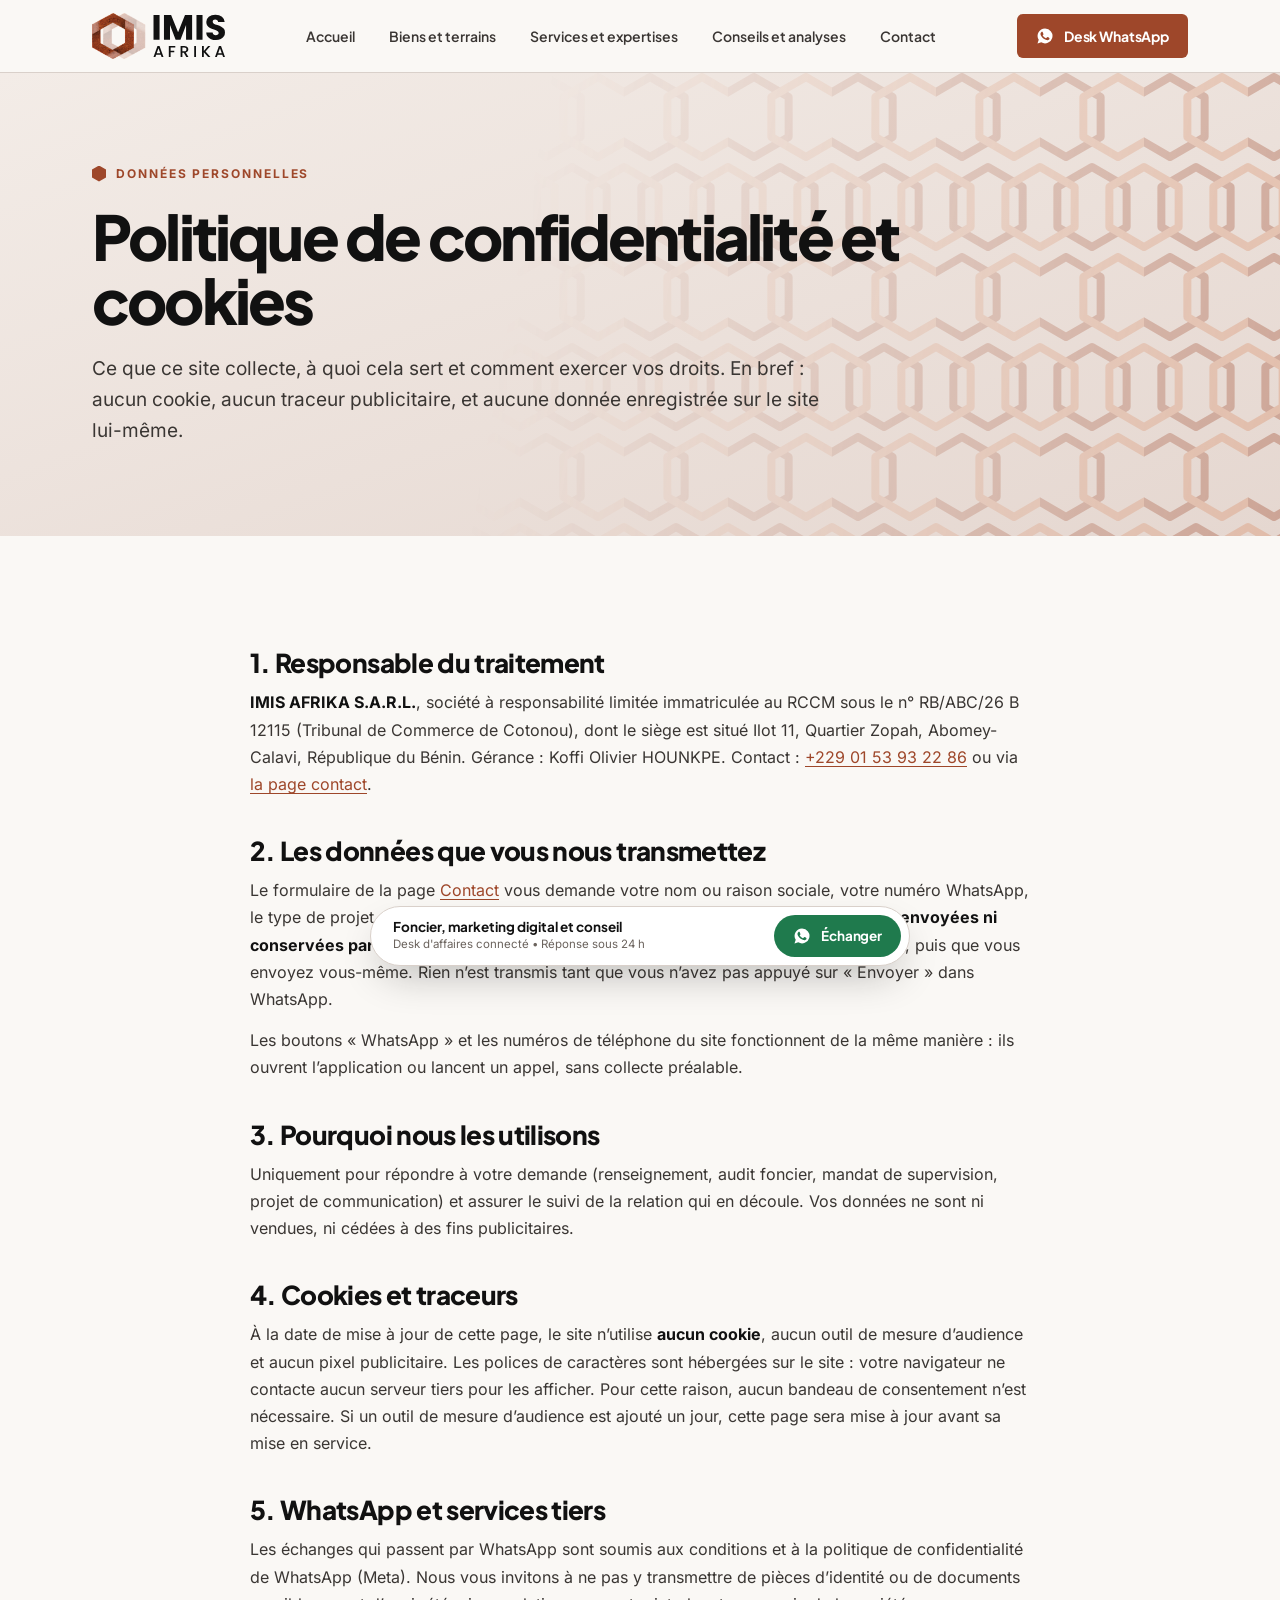
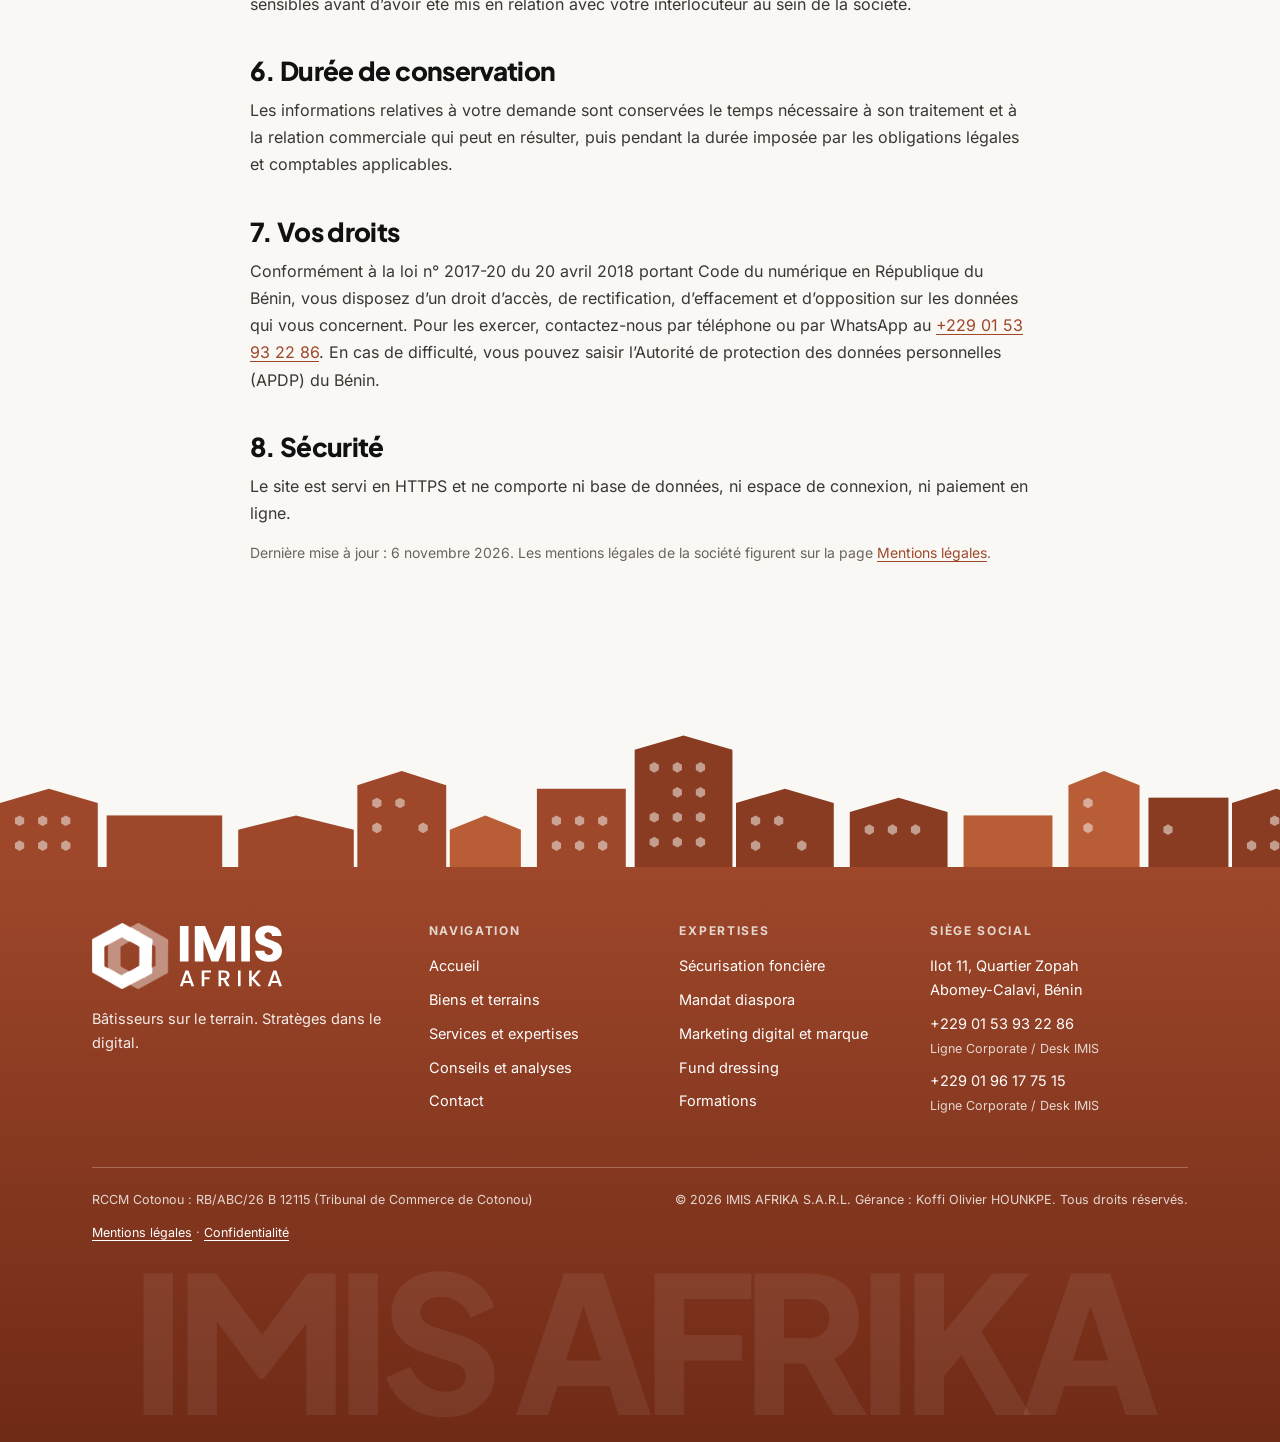
<file: confidentialite.html>
<!DOCTYPE html>
<html lang="fr">
<head>
<meta charset="UTF-8">
<meta name="viewport" content="width=device-width, initial-scale=1, viewport-fit=cover">
<title>Confidentialité et cookies | IMIS AFRIKA S.A.R.L.</title>
<meta name="description" content="Politique de confidentialité d’IMIS AFRIKA : aucun cookie, aucun traceur, données de contact transmises uniquement via WhatsApp à votre initiative.">
<meta name="robots" content="index, follow, max-image-preview:large, max-snippet:-1">
<meta name="author" content="IMIS AFRIKA S.A.R.L.">
<meta name="theme-color" content="#F3ECE7">
<link rel="canonical" href="https://simplixtechgroup-cmyk.github.io/imisafrika/confidentialite.html">
<link rel="alternate" hreflang="fr" href="https://simplixtechgroup-cmyk.github.io/imisafrika/confidentialite.html"><link rel="alternate" hreflang="x-default" href="https://simplixtechgroup-cmyk.github.io/imisafrika/confidentialite.html">
<meta name="geo.region" content="BJ-AQ"><meta name="geo.placename" content="Abomey-Calavi, Quartier Zopah"><meta name="geo.position" content="6.4485;2.3557"><meta name="ICBM" content="6.4485, 2.3557">
<meta property="og:type" content="website"><meta property="og:locale" content="fr_FR"><meta property="og:site_name" content="IMIS AFRIKA S.A.R.L.">
<meta property="og:title" content="Confidentialité et cookies | IMIS AFRIKA S.A.R.L."><meta property="og:description" content="Politique de confidentialité d’IMIS AFRIKA : aucun cookie, aucun traceur, données de contact transmises uniquement via WhatsApp à votre initiative."><meta property="og:url" content="https://simplixtechgroup-cmyk.github.io/imisafrika/confidentialite.html"><meta property="og:image" content="https://simplixtechgroup-cmyk.github.io/imisafrika/assets/img/og/og-imis-afrika.png"><meta property="og:image:secure_url" content="https://simplixtechgroup-cmyk.github.io/imisafrika/assets/img/og/og-imis-afrika.png"><meta property="og:image:type" content="image/png"><meta property="og:image:width" content="1200"><meta property="og:image:height" content="630"><meta property="og:image:alt" content="IMIS AFRIKA : symbole aux deux hexagones imbriqués et signature de la société">
<meta name="twitter:card" content="summary_large_image"><meta name="twitter:title" content="Confidentialité et cookies | IMIS AFRIKA S.A.R.L."><meta name="twitter:description" content="Politique de confidentialité d’IMIS AFRIKA : aucun cookie, aucun traceur, données de contact transmises uniquement via WhatsApp à votre initiative."><meta name="twitter:image" content="https://simplixtechgroup-cmyk.github.io/imisafrika/assets/img/og/og-imis-afrika.png"><meta name="twitter:image:alt" content="IMIS AFRIKA : symbole aux deux hexagones imbriqués et signature de la société">


<link rel="icon" href="favicon.ico" sizes="48x48">
<link rel="icon" href="assets/img/icons/favicon.svg" type="image/svg+xml">
<link rel="icon" type="image/png" sizes="32x32" href="assets/img/icons/favicon-32.png">
<link rel="apple-touch-icon" sizes="180x180" href="apple-touch-icon.png">
<link rel="mask-icon" href="assets/img/icons/safari-pinned-tab.svg" color="#9E472A">
<link rel="manifest" href="site.webmanifest">
<meta name="application-name" content="IMIS AFRIKA"><meta name="apple-mobile-web-app-title" content="IMIS AFRIKA">
<meta name="msapplication-TileColor" content="#9E472A"><meta name="msapplication-config" content="browserconfig.xml">
<meta name="color-scheme" content="light"><meta name="referrer" content="strict-origin-when-cross-origin">
<meta http-equiv="Content-Security-Policy" content="default-src 'self'; script-src 'self' 'sha256-Du+OJKJSbdUgz5nrHeWWINvez6XKDDU/tyj/5c2uvwo='; style-src 'self' 'unsafe-inline'; img-src 'self' data:; font-src 'self'; media-src 'self'; connect-src 'self'; object-src 'none'; base-uri 'self'; form-action 'self' https://wa.me">
<link rel="preload" href="assets/fonts/plus-jakarta-sans-latin-wght-normal.woff2" as="font" type="font/woff2" crossorigin>
<link rel="preload" href="assets/fonts/inter-latin-wght-normal.woff2" as="font" type="font/woff2" crossorigin>
<link rel="stylesheet" href="css/style.css">
<script>document.documentElement.classList.add('js')</script>
<script type="application/ld+json">
{
 "@context": "https://schema.org",
 "@type": "BreadcrumbList",
 "itemListElement": [
  {
   "@type": "ListItem",
   "position": 1,
   "name": "Accueil",
   "item": "https://simplixtechgroup-cmyk.github.io/imisafrika/"
  },
  {
   "@type": "ListItem",
   "position": 2,
   "name": "Confidentialité et cookies",
   "item": "https://simplixtechgroup-cmyk.github.io/imisafrika/confidentialite.html"
  }
 ]
}
</script>
</head>
<body>
<a class="skip" href="#contenu">Aller au contenu</a>
<header class="navbar"><div class="container nav-in">
  <a class="brand" href="index.html" aria-label="IMIS AFRIKA S.A.R.L., accueil"><img src="assets/img/logo/imis-afrika.svg" alt="IMIS AFRIKA S.A.R.L." width="165" height="46"></a>
  <nav aria-label="Navigation principale"><ul class="nav-menu"><li><a class="nav-link" href="index.html">Accueil</a></li><li><a class="nav-link" href="biens-terrains.html">Biens et terrains</a></li><li><a class="nav-link" href="services.html">Services et expertises</a></li><li><a class="nav-link" href="conseils.html">Conseils et analyses</a></li><li><a class="nav-link" href="contact.html">Contact</a></li></ul></nav>
  <div class="nav-cta"><a class="btn p" href="https://wa.me/2290153932286?text=Bonjour%20la%20Direction%20IMIS%20AFRIKA%2C%20je%20souhaite%20un%20renseignement%20sur%20vos%20opportunit%C3%A9s." target="_blank" rel="noopener noreferrer"><svg viewBox="0 0 24 24" fill="currentColor" aria-hidden="true"><path d="M12.04 2a9.9 9.9 0 0 0-8.4 15.1L2 22l5-1.6A9.9 9.9 0 1 0 12.04 2zm5.8 14.1c-.25.7-1.45 1.35-2 1.4-.5.05-1.15.07-1.85-.12a17 17 0 0 1-1.7-.63c-3-1.3-4.95-4.3-5.1-4.5-.15-.2-1.2-1.6-1.2-3s.75-2.1 1-2.4c.27-.3.6-.37.8-.37h.55c.18 0 .42-.07.65.5.25.6.85 2.1.92 2.25.07.15.12.32.02.52-.1.2-.15.32-.3.5-.15.17-.32.38-.45.5-.15.15-.3.3-.13.6.17.3.77 1.27 1.65 2.05 1.12 1 2.07 1.3 2.37 1.45.3.15.47.12.65-.07.17-.2.75-.87.95-1.17.2-.3.4-.25.67-.15.27.1 1.72.82 2.02.97.3.15.5.22.57.35.07.12.07.72-.18 1.4z"/></svg><span>Desk WhatsApp</span></a>
  <button class="burger" aria-label="Ouvrir le menu" aria-expanded="false" aria-controls="drawer"><span><i></i><i></i><i></i></span></button></div>
</div></header>
<div class="drawer" id="drawer"><a class="nav-link" href="index.html">Accueil</a><a class="nav-link" href="biens-terrains.html">Biens et terrains</a><a class="nav-link" href="services.html">Services et expertises</a><a class="nav-link" href="conseils.html">Conseils et analyses</a><a class="nav-link" href="contact.html">Contact</a><a class="btn p" href="https://wa.me/2290153932286?text=Bonjour%20la%20Direction%20IMIS%20AFRIKA%2C%20je%20souhaite%20un%20renseignement%20sur%20vos%20opportunit%C3%A9s." target="_blank" rel="noopener noreferrer"><svg viewBox="0 0 24 24" fill="currentColor" aria-hidden="true"><path d="M12.04 2a9.9 9.9 0 0 0-8.4 15.1L2 22l5-1.6A9.9 9.9 0 1 0 12.04 2zm5.8 14.1c-.25.7-1.45 1.35-2 1.4-.5.05-1.15.07-1.85-.12a17 17 0 0 1-1.7-.63c-3-1.3-4.95-4.3-5.1-4.5-.15-.2-1.2-1.6-1.2-3s.75-2.1 1-2.4c.27-.3.6-.37.8-.37h.55c.18 0 .42-.07.65.5.25.6.85 2.1.92 2.25.07.15.12.32.02.52-.1.2-.15.32-.3.5-.15.17-.32.38-.45.5-.15.15-.3.3-.13.6.17.3.77 1.27 1.65 2.05 1.12 1 2.07 1.3 2.37 1.45.3.15.47.12.65-.07.17-.2.75-.87.95-1.17.2-.3.4-.25.67-.15.27.1 1.72.82 2.02.97.3.15.5.22.57.35.07.12.07.72-.18 1.4z"/></svg><span>Contacter le Desk WhatsApp</span></a></div>
<main id="contenu">
<section class="page-head t-maillons amb-sable"><div class="container">
  <span class="lbl">Données personnelles</span>
  <h1>Politique de confidentialité et cookies</h1>
  <p class="lead">Ce que ce site collecte, à quoi cela sert et comment exercer vos droits. En bref : aucun cookie, aucun traceur publicitaire, et aucune donnée enregistrée sur le site lui-même.</p>
</div></section>
<section class="section amb-albatre"><div class="container"><div class="prose">
  <h2>1. Responsable du traitement</h2>
  <p><strong>IMIS AFRIKA S.A.R.L.</strong>, société à responsabilité limitée immatriculée au RCCM sous le n° RB/ABC/26 B 12115 (Tribunal de Commerce de Cotonou), dont le siège est situé Ilot 11, Quartier Zopah, Abomey-Calavi, République du Bénin. Gérance : Koffi Olivier HOUNKPE. Contact : <a href="tel:+2290153932286">+229 01 53 93 22 86</a> ou via <a href="contact.html">la page contact</a>.</p>

  <h2>2. Les données que vous nous transmettez</h2>
  <p>Le formulaire de la page <a href="contact.html">Contact</a> vous demande votre nom ou raison sociale, votre numéro WhatsApp, le type de projet et, si vous le souhaitez, des précisions. <strong>Ces informations ne sont ni envoyées ni conservées par le site</strong> : le formulaire prépare un message WhatsApp que vous relisez, puis que vous envoyez vous-même. Rien n’est transmis tant que vous n’avez pas appuyé sur « Envoyer » dans WhatsApp.</p>
  <p>Les boutons « WhatsApp » et les numéros de téléphone du site fonctionnent de la même manière : ils ouvrent l’application ou lancent un appel, sans collecte préalable.</p>

  <h2>3. Pourquoi nous les utilisons</h2>
  <p>Uniquement pour répondre à votre demande (renseignement, audit foncier, mandat de supervision, projet de communication) et assurer le suivi de la relation qui en découle. Vos données ne sont ni vendues, ni cédées à des fins publicitaires.</p>

  <h2>4. Cookies et traceurs</h2>
  <p>À la date de mise à jour de cette page, le site n’utilise <strong>aucun cookie</strong>, aucun outil de mesure d’audience et aucun pixel publicitaire. Les polices de caractères sont hébergées sur le site : votre navigateur ne contacte aucun serveur tiers pour les afficher. Pour cette raison, aucun bandeau de consentement n’est nécessaire. Si un outil de mesure d’audience est ajouté un jour, cette page sera mise à jour avant sa mise en service.</p>

  <h2>5. WhatsApp et services tiers</h2>
  <p>Les échanges qui passent par WhatsApp sont soumis aux conditions et à la politique de confidentialité de WhatsApp (Meta). Nous vous invitons à ne pas y transmettre de pièces d’identité ou de documents sensibles avant d’avoir été mis en relation avec votre interlocuteur au sein de la société.</p>

  <h2>6. Durée de conservation</h2>
  <p>Les informations relatives à votre demande sont conservées le temps nécessaire à son traitement et à la relation commerciale qui peut en résulter, puis pendant la durée imposée par les obligations légales et comptables applicables.</p>

  <h2>7. Vos droits</h2>
  <p>Conformément à la loi n° 2017-20 du 20 avril 2018 portant Code du numérique en République du Bénin, vous disposez d’un droit d’accès, de rectification, d’effacement et d’opposition sur les données qui vous concernent. Pour les exercer, contactez-nous par téléphone ou par WhatsApp au <a href="tel:+2290153932286">+229 01 53 93 22 86</a>. En cas de difficulté, vous pouvez saisir l’Autorité de protection des données personnelles (APDP) du Bénin.</p>

  <h2>8. Sécurité</h2>
  <p>Le site est servi en HTTPS et ne comporte ni base de données, ni espace de connexion, ni paiement en ligne.</p>

  <p style="font-size:14px;color:var(--muted)">Dernière mise à jour : 6 novembre 2026. Les mentions légales de la société figurent sur la page <a href="mentions-legales.html">Mentions légales</a>.</p>
</div></div></section>
</main>
<svg class="skyline" viewBox="0 0 1440 200" preserveAspectRatio="xMidYMax slice" aria-hidden="true"><path d="M0 200V126L55.0 110L110 126V200z" fill="#9E472A"/><rect x="120" y="140" width="130" height="60" fill="#9E472A"/><path d="M268 200V156L333.0 140L398 156V200z" fill="#9E472A"/><path d="M402 200V106L452.0 90L502 106V200z" fill="#9E472A"/><path d="M506 200V156L546.0 140L586 156V200z" fill="#B85D36"/><rect x="604" y="110" width="100" height="90" fill="#9E472A"/><path d="M714 200V66L769.0 50L824 66V200z" fill="#8A3C22"/><path d="M828 200V126L883.0 110L938 126V200z" fill="#8A3C22"/><path d="M956 200V136L1011.0 120L1066 136V200z" fill="#8A3C22"/><rect x="1084" y="140" width="100" height="60" fill="#B85D36"/><path d="M1202 200V106L1242.0 90L1282 106V200z" fill="#B85D36"/><rect x="1292" y="120" width="90" height="80" fill="#8A3C22"/><path d="M1386 200V126L1436.0 110L1486 126V200z" fill="#8A3C22"/><polygon points="22.0,140.0 27.2,143.0 27.2,149.0 22.0,152.0 16.8,149.0 16.8,143.0" fill="#F3ECE7" opacity=".55"/><polygon points="48.0,140.0 53.2,143.0 53.2,149.0 48.0,152.0 42.8,149.0 42.8,143.0" fill="#F3ECE7" opacity=".55"/><polygon points="74.0,140.0 79.2,143.0 79.2,149.0 74.0,152.0 68.8,149.0 68.8,143.0" fill="#F3ECE7" opacity=".55"/><polygon points="22.0,168.0 27.2,171.0 27.2,177.0 22.0,180.0 16.8,177.0 16.8,171.0" fill="#F3ECE7" opacity=".55"/><polygon points="48.0,168.0 53.2,171.0 53.2,177.0 48.0,180.0 42.8,177.0 42.8,171.0" fill="#F3ECE7" opacity=".55"/><polygon points="74.0,168.0 79.2,171.0 79.2,177.0 74.0,180.0 68.8,177.0 68.8,171.0" fill="#F3ECE7" opacity=".55"/><polygon points="424.0,120.0 429.2,123.0 429.2,129.0 424.0,132.0 418.8,129.0 418.8,123.0" fill="#F3ECE7" opacity=".55"/><polygon points="450.0,120.0 455.2,123.0 455.2,129.0 450.0,132.0 444.8,129.0 444.8,123.0" fill="#F3ECE7" opacity=".55"/><polygon points="424.0,148.0 429.2,151.0 429.2,157.0 424.0,160.0 418.8,157.0 418.8,151.0" fill="#F3ECE7" opacity=".55"/><polygon points="476.0,148.0 481.2,151.0 481.2,157.0 476.0,160.0 470.8,157.0 470.8,151.0" fill="#F3ECE7" opacity=".55"/><polygon points="626.0,140.0 631.2,143.0 631.2,149.0 626.0,152.0 620.8,149.0 620.8,143.0" fill="#F3ECE7" opacity=".55"/><polygon points="652.0,140.0 657.2,143.0 657.2,149.0 652.0,152.0 646.8,149.0 646.8,143.0" fill="#F3ECE7" opacity=".55"/><polygon points="678.0,140.0 683.2,143.0 683.2,149.0 678.0,152.0 672.8,149.0 672.8,143.0" fill="#F3ECE7" opacity=".55"/><polygon points="626.0,168.0 631.2,171.0 631.2,177.0 626.0,180.0 620.8,177.0 620.8,171.0" fill="#F3ECE7" opacity=".55"/><polygon points="652.0,168.0 657.2,171.0 657.2,177.0 652.0,180.0 646.8,177.0 646.8,171.0" fill="#F3ECE7" opacity=".55"/><polygon points="678.0,168.0 683.2,171.0 683.2,177.0 678.0,180.0 672.8,177.0 672.8,171.0" fill="#F3ECE7" opacity=".55"/><polygon points="736.0,80.0 741.2,83.0 741.2,89.0 736.0,92.0 730.8,89.0 730.8,83.0" fill="#F3ECE7" opacity=".55"/><polygon points="762.0,80.0 767.2,83.0 767.2,89.0 762.0,92.0 756.8,89.0 756.8,83.0" fill="#F3ECE7" opacity=".55"/><polygon points="788.0,80.0 793.2,83.0 793.2,89.0 788.0,92.0 782.8,89.0 782.8,83.0" fill="#F3ECE7" opacity=".55"/><polygon points="762.0,108.0 767.2,111.0 767.2,117.0 762.0,120.0 756.8,117.0 756.8,111.0" fill="#F3ECE7" opacity=".55"/><polygon points="788.0,108.0 793.2,111.0 793.2,117.0 788.0,120.0 782.8,117.0 782.8,111.0" fill="#F3ECE7" opacity=".55"/><polygon points="736.0,136.0 741.2,139.0 741.2,145.0 736.0,148.0 730.8,145.0 730.8,139.0" fill="#F3ECE7" opacity=".55"/><polygon points="762.0,136.0 767.2,139.0 767.2,145.0 762.0,148.0 756.8,145.0 756.8,139.0" fill="#F3ECE7" opacity=".55"/><polygon points="788.0,136.0 793.2,139.0 793.2,145.0 788.0,148.0 782.8,145.0 782.8,139.0" fill="#F3ECE7" opacity=".55"/><polygon points="736.0,164.0 741.2,167.0 741.2,173.0 736.0,176.0 730.8,173.0 730.8,167.0" fill="#F3ECE7" opacity=".55"/><polygon points="762.0,164.0 767.2,167.0 767.2,173.0 762.0,176.0 756.8,173.0 756.8,167.0" fill="#F3ECE7" opacity=".55"/><polygon points="788.0,164.0 793.2,167.0 793.2,173.0 788.0,176.0 782.8,173.0 782.8,167.0" fill="#F3ECE7" opacity=".55"/><polygon points="850.0,140.0 855.2,143.0 855.2,149.0 850.0,152.0 844.8,149.0 844.8,143.0" fill="#F3ECE7" opacity=".55"/><polygon points="876.0,140.0 881.2,143.0 881.2,149.0 876.0,152.0 870.8,149.0 870.8,143.0" fill="#F3ECE7" opacity=".55"/><polygon points="850.0,168.0 855.2,171.0 855.2,177.0 850.0,180.0 844.8,177.0 844.8,171.0" fill="#F3ECE7" opacity=".55"/><polygon points="902.0,168.0 907.2,171.0 907.2,177.0 902.0,180.0 896.8,177.0 896.8,171.0" fill="#F3ECE7" opacity=".55"/><polygon points="978.0,150.0 983.2,153.0 983.2,159.0 978.0,162.0 972.8,159.0 972.8,153.0" fill="#F3ECE7" opacity=".55"/><polygon points="1004.0,150.0 1009.2,153.0 1009.2,159.0 1004.0,162.0 998.8,159.0 998.8,153.0" fill="#F3ECE7" opacity=".55"/><polygon points="1030.0,150.0 1035.2,153.0 1035.2,159.0 1030.0,162.0 1024.8,159.0 1024.8,153.0" fill="#F3ECE7" opacity=".55"/><polygon points="1224.0,120.0 1229.2,123.0 1229.2,129.0 1224.0,132.0 1218.8,129.0 1218.8,123.0" fill="#F3ECE7" opacity=".55"/><polygon points="1224.0,148.0 1229.2,151.0 1229.2,157.0 1224.0,160.0 1218.8,157.0 1218.8,151.0" fill="#F3ECE7" opacity=".55"/><polygon points="1314.0,150.0 1319.2,153.0 1319.2,159.0 1314.0,162.0 1308.8,159.0 1308.8,153.0" fill="#F3ECE7" opacity=".55"/><polygon points="1434.0,140.0 1439.2,143.0 1439.2,149.0 1434.0,152.0 1428.8,149.0 1428.8,143.0" fill="#F3ECE7" opacity=".55"/><polygon points="1460.0,140.0 1465.2,143.0 1465.2,149.0 1460.0,152.0 1454.8,149.0 1454.8,143.0" fill="#F3ECE7" opacity=".55"/><polygon points="1408.0,168.0 1413.2,171.0 1413.2,177.0 1408.0,180.0 1402.8,177.0 1402.8,171.0" fill="#F3ECE7" opacity=".55"/><polygon points="1434.0,168.0 1439.2,171.0 1439.2,177.0 1434.0,180.0 1428.8,177.0 1428.8,171.0" fill="#F3ECE7" opacity=".55"/><polygon points="1460.0,168.0 1465.2,171.0 1465.2,177.0 1460.0,180.0 1454.8,177.0 1454.8,171.0" fill="#F3ECE7" opacity=".55"/></svg>
<footer class="footer amb-terre" style="background:linear-gradient(180deg,#9E472A 0%,#6F2A16 100%)">
<div class="container">
  <div class="foot-grid">
    <div><img class="fl" src="assets/img/logo/imis-afrika-blanc.svg" alt="IMIS AFRIKA S.A.R.L." width="190" height="66"><p>Bâtisseurs sur le terrain. Stratèges dans le digital.</p></div>
    <div><h4>Navigation</h4><ul><li><a href="index.html">Accueil</a></li><li><a href="biens-terrains.html">Biens et terrains</a></li><li><a href="services.html">Services et expertises</a></li><li><a href="conseils.html">Conseils et analyses</a></li><li><a href="contact.html">Contact</a></li></ul></div>
    <div><h4>Expertises</h4><ul><li><a href="services.html#foncier">Sécurisation foncière</a></li><li><a href="services.html#diaspora">Mandat diaspora</a></li><li><a href="services.html#communication">Marketing digital et marque</a></li><li><a href="services.html#fund-dressing">Fund dressing</a></li><li><a href="services.html#formation">Formations</a></li></ul></div>
    <div><h4>Siège social</h4><ul><li>Ilot 11, Quartier Zopah<br>Abomey-Calavi, Bénin</li><li><a href="tel:+2290153932286">+229 01 53 93 22 86</a><br><span style="font-size:12.5px;color:#E5D7D0">Ligne Corporate / Desk IMIS</span></li><li><a href="tel:+2290196177515">+229 01 96 17 75 15</a><br><span style="font-size:12.5px;color:#E5D7D0">Ligne Corporate / Desk IMIS</span></li></ul></div>
  </div>
  <div class="foot-legal"><span>RCCM Cotonou : RB/ABC/26 B 12115 (Tribunal de Commerce de Cotonou)</span><span>© 2026 IMIS AFRIKA S.A.R.L. Gérance : Koffi Olivier HOUNKPE. Tous droits réservés.</span><span><a href="mentions-legales.html">Mentions légales</a> · <a href="confidentialite.html">Confidentialité</a></span></div>
  <div class="foot-mark" aria-hidden="true">IMIS AFRIKA</div>
</div></footer>
<div class="pill" role="complementary" aria-label="Contact rapide"><div class="pill-in"><div><div class="pill-t">Foncier, marketing digital et conseil</div><div class="pill-s">Desk d'affaires connecté • Réponse sous 24 h</div></div>
<a class="btn wa" href="https://wa.me/2290153932286?text=Bonjour%20la%20Direction%20IMIS%20AFRIKA%2C%20je%20souhaite%20un%20%C3%A9change%20direct." target="_blank" rel="noopener noreferrer"><svg viewBox="0 0 24 24" fill="currentColor" aria-hidden="true"><path d="M12.04 2a9.9 9.9 0 0 0-8.4 15.1L2 22l5-1.6A9.9 9.9 0 1 0 12.04 2zm5.8 14.1c-.25.7-1.45 1.35-2 1.4-.5.05-1.15.07-1.85-.12a17 17 0 0 1-1.7-.63c-3-1.3-4.95-4.3-5.1-4.5-.15-.2-1.2-1.6-1.2-3s.75-2.1 1-2.4c.27-.3.6-.37.8-.37h.55c.18 0 .42-.07.65.5.25.6.85 2.1.92 2.25.07.15.12.32.02.52-.1.2-.15.32-.3.5-.15.17-.32.38-.45.5-.15.15-.3.3-.13.6.17.3.77 1.27 1.65 2.05 1.12 1 2.07 1.3 2.37 1.45.3.15.47.12.65-.07.17-.2.75-.87.95-1.17.2-.3.4-.25.67-.15.27.1 1.72.82 2.02.97.3.15.5.22.57.35.07.12.07.72-.18 1.4z"/></svg><span>Échanger</span></a></div></div>
<script src="js/main.js" defer></script>
</body>
</html>
</file>
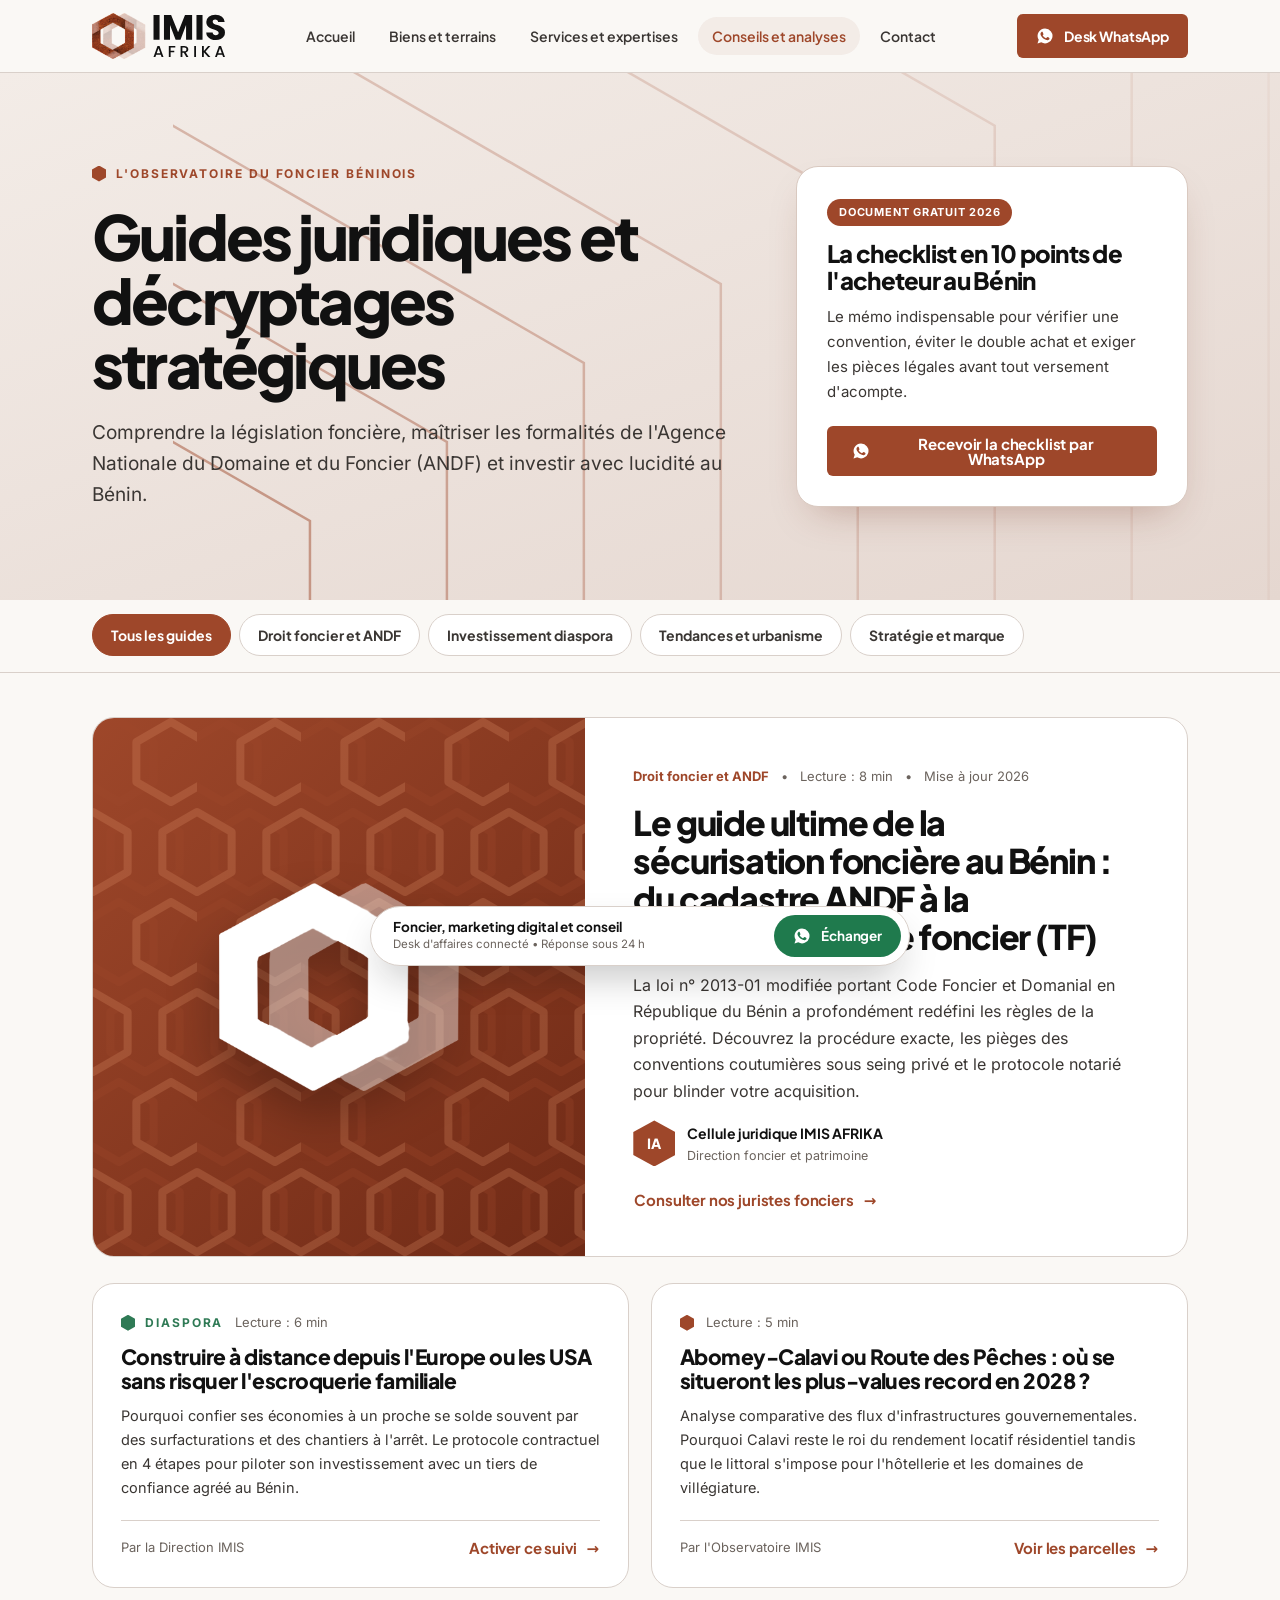
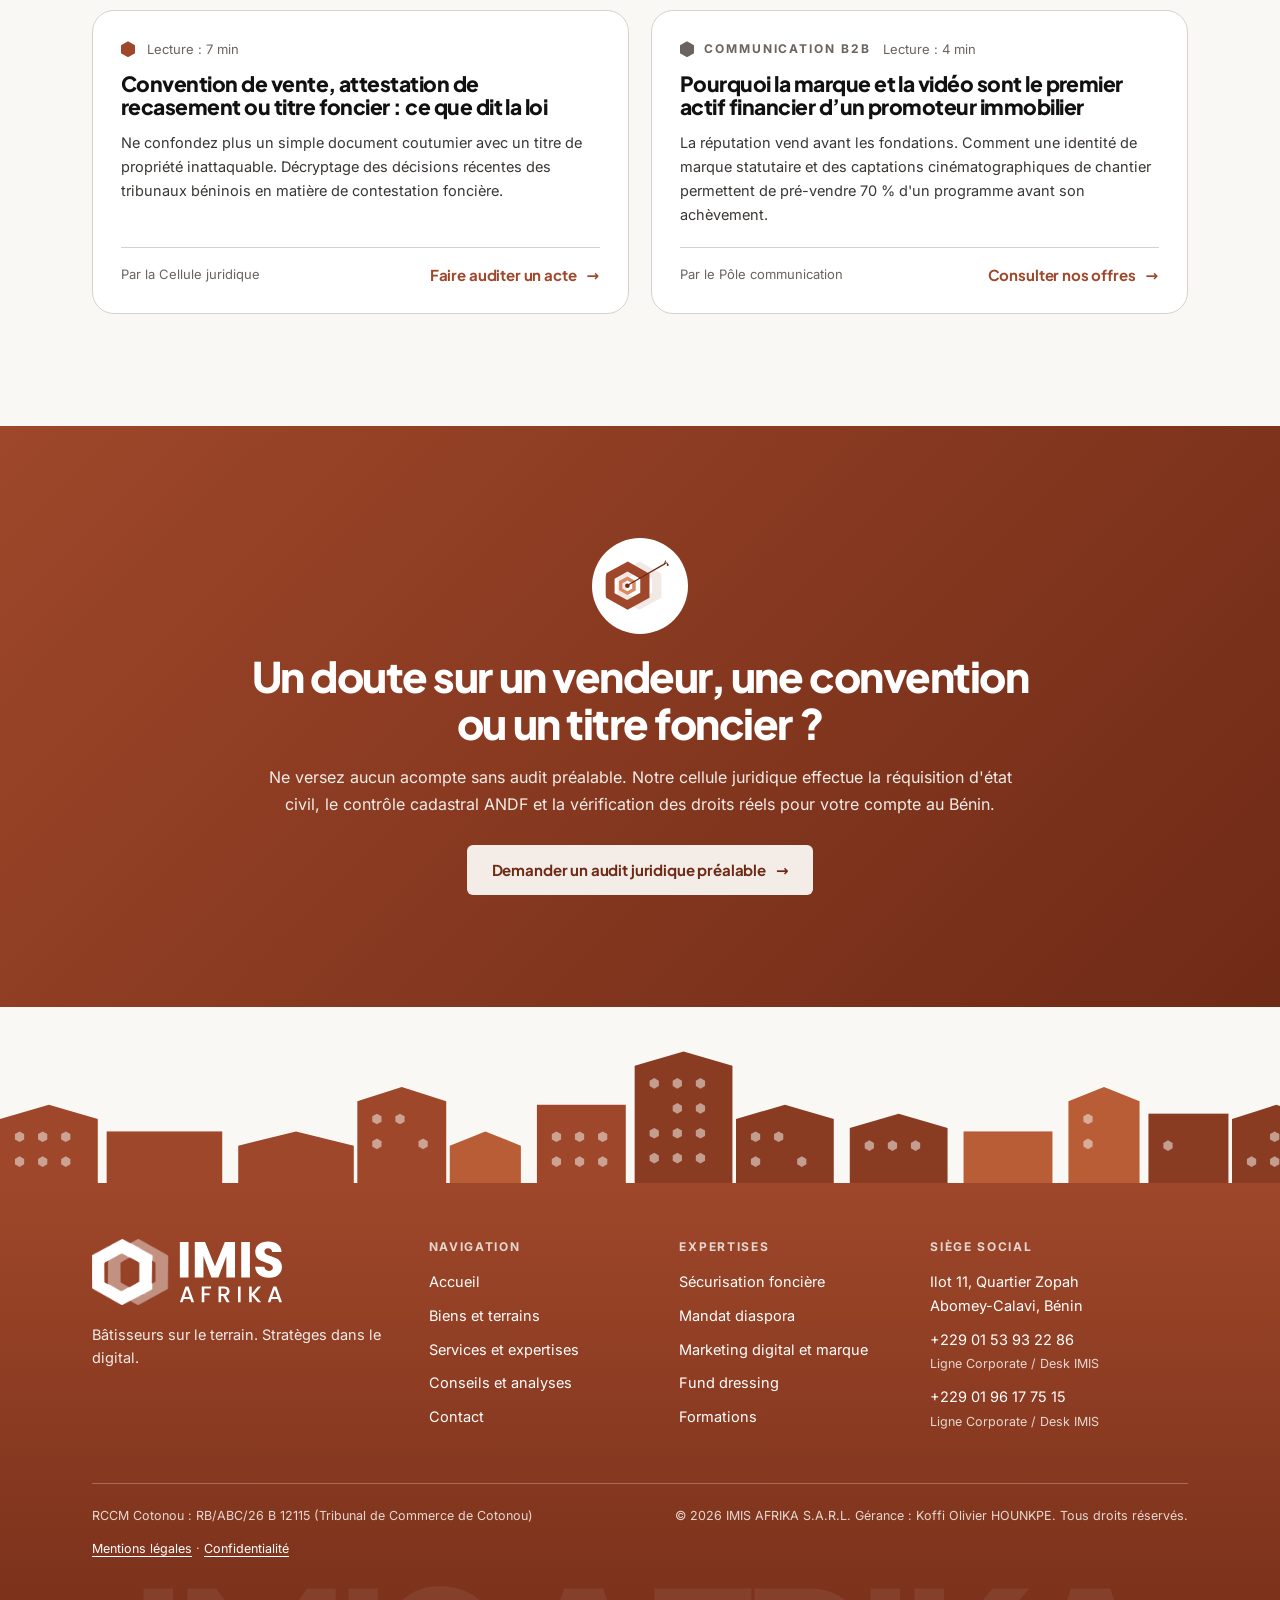
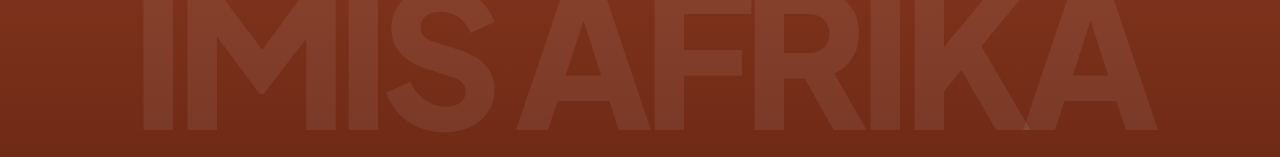
<file: conseils.html>
<!DOCTYPE html>
<html lang="fr">
<head>
<meta charset="UTF-8">
<meta name="viewport" content="width=device-width, initial-scale=1, viewport-fit=cover">
<title>Conseils et analyses foncières au Bénin | L'Observatoire IMIS AFRIKA</title>
<meta name="description" content="Guides juridiques, vulgarisation du Code Foncier et Domanial béninois, démarches ANDF et stratégies d&#x27;investissement immobilier pour entreprises et diaspora.">
<meta name="robots" content="index, follow, max-image-preview:large, max-snippet:-1">
<meta name="author" content="IMIS AFRIKA S.A.R.L.">
<meta name="theme-color" content="#F3ECE7">
<link rel="canonical" href="https://simplixtechgroup-cmyk.github.io/imisafrika/conseils.html">
<link rel="alternate" hreflang="fr" href="https://simplixtechgroup-cmyk.github.io/imisafrika/conseils.html"><link rel="alternate" hreflang="x-default" href="https://simplixtechgroup-cmyk.github.io/imisafrika/conseils.html">
<meta name="geo.region" content="BJ-AQ"><meta name="geo.placename" content="Abomey-Calavi, Quartier Zopah"><meta name="geo.position" content="6.4485;2.3557"><meta name="ICBM" content="6.4485, 2.3557">
<meta property="og:type" content="website"><meta property="og:locale" content="fr_FR"><meta property="og:site_name" content="IMIS AFRIKA S.A.R.L.">
<meta property="og:title" content="Conseils et analyses foncières au Bénin | L&#x27;Observatoire IMIS AFRIKA"><meta property="og:description" content="Guides juridiques, démarches ANDF et conseils d&#x27;investissement immobilier pour entreprises et diaspora."><meta property="og:url" content="https://simplixtechgroup-cmyk.github.io/imisafrika/conseils.html"><meta property="og:image" content="https://simplixtechgroup-cmyk.github.io/imisafrika/assets/img/og/og-conseils.png"><meta property="og:image:secure_url" content="https://simplixtechgroup-cmyk.github.io/imisafrika/assets/img/og/og-conseils.png"><meta property="og:image:type" content="image/png"><meta property="og:image:width" content="1200"><meta property="og:image:height" content="630"><meta property="og:image:alt" content="IMIS AFRIKA, conseils : guides juridiques et décryptages stratégiques">
<meta name="twitter:card" content="summary_large_image"><meta name="twitter:title" content="Conseils et analyses foncières au Bénin | L&#x27;Observatoire IMIS AFRIKA"><meta name="twitter:description" content="Guides juridiques, démarches ANDF et conseils d&#x27;investissement immobilier pour entreprises et diaspora."><meta name="twitter:image" content="https://simplixtechgroup-cmyk.github.io/imisafrika/assets/img/og/og-conseils.png"><meta name="twitter:image:alt" content="IMIS AFRIKA, conseils : guides juridiques et décryptages stratégiques">


<link rel="icon" href="favicon.ico" sizes="48x48">
<link rel="icon" href="assets/img/icons/favicon.svg" type="image/svg+xml">
<link rel="icon" type="image/png" sizes="32x32" href="assets/img/icons/favicon-32.png">
<link rel="apple-touch-icon" sizes="180x180" href="apple-touch-icon.png">
<link rel="mask-icon" href="assets/img/icons/safari-pinned-tab.svg" color="#9E472A">
<link rel="manifest" href="site.webmanifest">
<meta name="application-name" content="IMIS AFRIKA"><meta name="apple-mobile-web-app-title" content="IMIS AFRIKA">
<meta name="msapplication-TileColor" content="#9E472A"><meta name="msapplication-config" content="browserconfig.xml">
<meta name="color-scheme" content="light"><meta name="referrer" content="strict-origin-when-cross-origin">
<meta http-equiv="Content-Security-Policy" content="default-src 'self'; script-src 'self' 'sha256-Du+OJKJSbdUgz5nrHeWWINvez6XKDDU/tyj/5c2uvwo='; style-src 'self' 'unsafe-inline'; img-src 'self' data:; font-src 'self'; media-src 'self'; connect-src 'self'; object-src 'none'; base-uri 'self'; form-action 'self' https://wa.me">
<link rel="preload" href="assets/fonts/plus-jakarta-sans-latin-wght-normal.woff2" as="font" type="font/woff2" crossorigin>
<link rel="preload" href="assets/fonts/inter-latin-wght-normal.woff2" as="font" type="font/woff2" crossorigin>
<link rel="stylesheet" href="css/style.css">
<script>document.documentElement.classList.add('js')</script>
<script type="application/ld+json">
{
 "@context": "https://schema.org",
 "@graph": [
  {
   "@type": "BreadcrumbList",
   "@id": "https://simplixtechgroup-cmyk.github.io/imisafrika/conseils.html#breadcrumb",
   "itemListElement": [
    {
     "@type": "ListItem",
     "position": 1,
     "name": "Accueil",
     "item": "https://simplixtechgroup-cmyk.github.io/imisafrika/"
    },
    {
     "@type": "ListItem",
     "position": 2,
     "name": "Conseils et analyses",
     "item": "https://simplixtechgroup-cmyk.github.io/imisafrika/conseils.html"
    }
   ]
  },
  {
   "@type": "CollectionPage",
   "@id": "https://simplixtechgroup-cmyk.github.io/imisafrika/conseils.html#webpage",
   "url": "https://simplixtechgroup-cmyk.github.io/imisafrika/conseils.html",
   "inLanguage": "fr",
   "isPartOf": {
    "@id": "https://simplixtechgroup-cmyk.github.io/imisafrika/#website"
   },
   "publisher": {
    "@id": "https://simplixtechgroup-cmyk.github.io/imisafrika/#organization"
   },
   "name": "Conseils et analyses foncières au Bénin | L'Observatoire IMIS AFRIKA"
  }
 ]
}
</script>
</head>
<body>
<a class="skip" href="#contenu">Aller au contenu</a>
<header class="navbar"><div class="container nav-in">
  <a class="brand" href="index.html" aria-label="IMIS AFRIKA S.A.R.L., accueil"><img src="assets/img/logo/imis-afrika.svg" alt="IMIS AFRIKA S.A.R.L." width="165" height="46"></a>
  <nav aria-label="Navigation principale"><ul class="nav-menu"><li><a class="nav-link" href="index.html">Accueil</a></li><li><a class="nav-link" href="biens-terrains.html">Biens et terrains</a></li><li><a class="nav-link" href="services.html">Services et expertises</a></li><li><a class="nav-link active" href="conseils.html" aria-current="page">Conseils et analyses</a></li><li><a class="nav-link" href="contact.html">Contact</a></li></ul></nav>
  <div class="nav-cta"><a class="btn p" href="https://wa.me/2290153932286?text=Bonjour%20la%20Direction%20IMIS%20AFRIKA%2C%20je%20souhaite%20un%20renseignement%20sur%20vos%20opportunit%C3%A9s." target="_blank" rel="noopener noreferrer"><svg viewBox="0 0 24 24" fill="currentColor" aria-hidden="true"><path d="M12.04 2a9.9 9.9 0 0 0-8.4 15.1L2 22l5-1.6A9.9 9.9 0 1 0 12.04 2zm5.8 14.1c-.25.7-1.45 1.35-2 1.4-.5.05-1.15.07-1.85-.12a17 17 0 0 1-1.7-.63c-3-1.3-4.95-4.3-5.1-4.5-.15-.2-1.2-1.6-1.2-3s.75-2.1 1-2.4c.27-.3.6-.37.8-.37h.55c.18 0 .42-.07.65.5.25.6.85 2.1.92 2.25.07.15.12.32.02.52-.1.2-.15.32-.3.5-.15.17-.32.38-.45.5-.15.15-.3.3-.13.6.17.3.77 1.27 1.65 2.05 1.12 1 2.07 1.3 2.37 1.45.3.15.47.12.65-.07.17-.2.75-.87.95-1.17.2-.3.4-.25.67-.15.27.1 1.72.82 2.02.97.3.15.5.22.57.35.07.12.07.72-.18 1.4z"/></svg><span>Desk WhatsApp</span></a>
  <button class="burger" aria-label="Ouvrir le menu" aria-expanded="false" aria-controls="drawer"><span><i></i><i></i><i></i></span></button></div>
</div></header>
<div class="drawer" id="drawer"><a class="nav-link" href="index.html">Accueil</a><a class="nav-link" href="biens-terrains.html">Biens et terrains</a><a class="nav-link" href="services.html">Services et expertises</a><a class="nav-link active" href="conseils.html">Conseils et analyses</a><a class="nav-link" href="contact.html">Contact</a><a class="btn p" href="https://wa.me/2290153932286?text=Bonjour%20la%20Direction%20IMIS%20AFRIKA%2C%20je%20souhaite%20un%20renseignement%20sur%20vos%20opportunit%C3%A9s." target="_blank" rel="noopener noreferrer"><svg viewBox="0 0 24 24" fill="currentColor" aria-hidden="true"><path d="M12.04 2a9.9 9.9 0 0 0-8.4 15.1L2 22l5-1.6A9.9 9.9 0 1 0 12.04 2zm5.8 14.1c-.25.7-1.45 1.35-2 1.4-.5.05-1.15.07-1.85-.12a17 17 0 0 1-1.7-.63c-3-1.3-4.95-4.3-5.1-4.5-.15-.2-1.2-1.6-1.2-3s.75-2.1 1-2.4c.27-.3.6-.37.8-.37h.55c.18 0 .42-.07.65.5.25.6.85 2.1.92 2.25.07.15.12.32.02.52-.1.2-.15.32-.3.5-.15.17-.32.38-.45.5-.15.15-.3.3-.13.6.17.3.77 1.27 1.65 2.05 1.12 1 2.07 1.3 2.37 1.45.3.15.47.12.65-.07.17-.2.75-.87.95-1.17.2-.3.4-.25.67-.15.27.1 1.72.82 2.02.97.3.15.5.22.57.35.07.12.07.72-.18 1.4z"/></svg><span>Contacter le Desk WhatsApp</span></a></div>
<main id="contenu">

<section class="page-head t-freq amb-sable"><div class="container"><div class="mag">
  <div><span class="lbl">L'Observatoire du foncier béninois</span><h1>Guides juridiques et décryptages stratégiques</h1>
  <p class="lead">Comprendre la législation foncière, maîtriser les formalités de l'Agence Nationale du Domaine et du Foncier (ANDF) et investir avec lucidité au Bénin.</p></div>
  <div class="magnet rv"><span class="badge">Document gratuit 2026</span><h2>La checklist en 10 points de l'acheteur au Bénin</h2>
  <p>Le mémo indispensable pour vérifier une convention, éviter le double achat et exiger les pièces légales avant tout versement d'acompte.</p>
  <a class="btn p" href="https://wa.me/2290153932286?text=Bonjour%20la%20Direction%20IMIS%20AFRIKA%2C%20je%20souhaite%20recevoir%20gratuitement%20la%20Checklist%20de%20S%C3%A9curisation%20Fonci%C3%A8re%20en%2010%20points." target="_blank" rel="noopener noreferrer"><svg viewBox="0 0 24 24" fill="currentColor" aria-hidden="true"><path d="M12.04 2a9.9 9.9 0 0 0-8.4 15.1L2 22l5-1.6A9.9 9.9 0 1 0 12.04 2zm5.8 14.1c-.25.7-1.45 1.35-2 1.4-.5.05-1.15.07-1.85-.12a17 17 0 0 1-1.7-.63c-3-1.3-4.95-4.3-5.1-4.5-.15-.2-1.2-1.6-1.2-3s.75-2.1 1-2.4c.27-.3.6-.37.8-.37h.55c.18 0 .42-.07.65.5.25.6.85 2.1.92 2.25.07.15.12.32.02.52-.1.2-.15.32-.3.5-.15.17-.32.38-.45.5-.15.15-.3.3-.13.6.17.3.77 1.27 1.65 2.05 1.12 1 2.07 1.3 2.37 1.45.3.15.47.12.65-.07.17-.2.75-.87.95-1.17.2-.3.4-.25.67-.15.27.1 1.72.82 2.02.97.3.15.5.22.57.35.07.12.07.72-.18 1.4z"/></svg><span>Recevoir la checklist par WhatsApp</span></a></div>
</div></div></section>
<div class="filters amb-albatre"><div class="container"><div class="tabs">
  <button class="tab active" data-blog-filter="all">Tous les guides</button><button class="tab" data-blog-filter="droit">Droit foncier et ANDF</button><button class="tab" data-blog-filter="diaspora">Investissement diaspora</button><button class="tab" data-blog-filter="marche">Tendances et urbanisme</button><button class="tab" data-blog-filter="strategie">Stratégie et marque</button>
</div></div></div>
<section class="section amb-albatre" style="padding-top:44px"><div class="container">
  <article class="feat rv" data-category="droit">
    <div class="vis"><!-- [À COMPLÉTER : image de couverture du guide ANDF] --><img src="assets/img/logo/symbole-white-720.webp" alt="" loading="lazy"></div>
    <div class="txt"><div class="meta-row"><b>Droit foncier et ANDF</b><span>•</span><span>Lecture : 8 min</span><span>•</span><span>Mise à jour 2026</span></div>
    <h2>Le guide ultime de la sécurisation foncière au Bénin : du cadastre ANDF à la délivrance du titre foncier (TF)</h2>
    <p>La loi n° 2013-01 modifiée portant Code Foncier et Domanial en République du Bénin a profondément redéfini les règles de la propriété. Découvrez la procédure exacte, les pièges des conventions coutumières sous seing privé et le protocole notarié pour blinder votre acquisition.</p>
    <div class="sec-head" style="margin:0;align-items:center"><div class="author"><span class="avatar">IA</span><div><b style="font:700 14px var(--f-titre)">Cellule juridique IMIS AFRIKA</b><div style="font-size:12.5px;color:var(--muted)">Direction foncier et patrimoine</div></div></div>
    <a class="btn t" href="https://wa.me/2290153932286?text=Bonjour%20la%20Direction%20IMIS%20AFRIKA%2C%20j'ai%20lu%20votre%20guide%20sur%20l'ANDF%20et%20je%20souhaite%20un%20audit%20juridique%20sur%20mon%20titre." target="_blank" rel="noopener noreferrer">Consulter nos juristes fonciers <span class="arr">→</span></a></div></div>
  </article>
  <div class="arts"><article class="art rv" data-category="diaspora"><div><div class="meta-row"><span class="lbl" style="color:#2F7A55">Diaspora</span><span>Lecture : 6 min</span></div><h3>Construire à distance depuis l'Europe ou les USA sans risquer l'escroquerie familiale</h3><p>Pourquoi confier ses économies à un proche se solde souvent par des surfacturations et des chantiers à l'arrêt. Le protocole contractuel en 4 étapes pour piloter son investissement avec un tiers de confiance agréé au Bénin.</p></div><div class="foot"><span>Par la Direction IMIS</span><a class="btn t" href="https://wa.me/2290153932286?text=Bonjour%20la%20Direction%20IMIS%20AFRIKA%2C%20je%20souhaite%20des%20d%C3%A9tails%20sur%20le%20mandat%20de%20suivi%20de%20chantier%20diaspora." target="_blank" rel="noopener noreferrer">Activer ce suivi <span class="arr">→</span></a></div></article><article class="art rv" data-category="marche"><div><div class="meta-row"><span class="lbl" style="color:Urbanisme et ROI"></span><span>Lecture : 5 min</span></div><h3>Abomey-Calavi ou Route des Pêches : où se situeront les plus-values record en 2028 ?</h3><p>Analyse comparative des flux d'infrastructures gouvernementales. Pourquoi Calavi reste le roi du rendement locatif résidentiel tandis que le littoral s'impose pour l'hôtellerie et les domaines de villégiature.</p></div><div class="foot"><span>Par l'Observatoire IMIS</span><a class="btn t" href="biens-terrains.html">Voir les parcelles <span class="arr">→</span></a></div></article><article class="art rv" data-category="droit"><div><div class="meta-row"><span class="lbl" style="color:Lexique légal"></span><span>Lecture : 7 min</span></div><h3>Convention de vente, attestation de recasement ou titre foncier : ce que dit la loi</h3><p>Ne confondez plus un simple document coutumier avec un titre de propriété inattaquable. Décryptage des décisions récentes des tribunaux béninois en matière de contestation foncière.</p></div><div class="foot"><span>Par la Cellule juridique</span><a class="btn t" href="https://wa.me/2290153932286?text=Bonjour%20la%20Direction%20IMIS%20AFRIKA%2C%20j'ai%20un%20document%20foncier%20%C3%A0%20faire%20authentifier%20par%20votre%20cellule." target="_blank" rel="noopener noreferrer">Faire auditer un acte <span class="arr">→</span></a></div></article><article class="art rv" data-category="strategie"><div><div class="meta-row"><span class="lbl" style="color:#6B635D">Communication B2B</span><span>Lecture : 4 min</span></div><h3>Pourquoi la marque et la vidéo sont le premier actif financier d’un promoteur immobilier</h3><p>La réputation vend avant les fondations. Comment une identité de marque statutaire et des captations cinématographiques de chantier permettent de pré-vendre 70 % d'un programme avant son achèvement.</p></div><div class="foot"><span>Par le Pôle communication</span><a class="btn t" href="services.html#communication">Consulter nos offres <span class="arr">→</span></a></div></article></div>
</div></section>
<section class="section amb-terre"><div class="container"><div class="alert rv">
  <img class="shield" src="assets/img/motifs/derive_ciblage.svg" alt="" style="background:#fff;border-radius:50%;padding:12px;width:96px;height:96px" loading="lazy">
  <h2>Un doute sur un vendeur, une convention ou un titre foncier ?</h2>
  <p>Ne versez aucun acompte sans audit préalable. Notre cellule juridique effectue la réquisition d'état civil, le contrôle cadastral ANDF et la vérification des droits réels pour votre compte au Bénin.</p>
  <a class="btn p" href="https://wa.me/2290153932286?text=Bonjour%20la%20Direction%20IMIS%20AFRIKA%2C%20je%20souhaite%20faire%20v%C3%A9rifier%20un%20dossier%20foncier%20en%20urgence." target="_blank" rel="noopener noreferrer"><span>Demander un audit juridique préalable</span><span class="arr">→</span></a>
</div></div></section>

</main>
<svg class="skyline" viewBox="0 0 1440 200" preserveAspectRatio="xMidYMax slice" aria-hidden="true"><path d="M0 200V126L55.0 110L110 126V200z" fill="#9E472A"/><rect x="120" y="140" width="130" height="60" fill="#9E472A"/><path d="M268 200V156L333.0 140L398 156V200z" fill="#9E472A"/><path d="M402 200V106L452.0 90L502 106V200z" fill="#9E472A"/><path d="M506 200V156L546.0 140L586 156V200z" fill="#B85D36"/><rect x="604" y="110" width="100" height="90" fill="#9E472A"/><path d="M714 200V66L769.0 50L824 66V200z" fill="#8A3C22"/><path d="M828 200V126L883.0 110L938 126V200z" fill="#8A3C22"/><path d="M956 200V136L1011.0 120L1066 136V200z" fill="#8A3C22"/><rect x="1084" y="140" width="100" height="60" fill="#B85D36"/><path d="M1202 200V106L1242.0 90L1282 106V200z" fill="#B85D36"/><rect x="1292" y="120" width="90" height="80" fill="#8A3C22"/><path d="M1386 200V126L1436.0 110L1486 126V200z" fill="#8A3C22"/><polygon points="22.0,140.0 27.2,143.0 27.2,149.0 22.0,152.0 16.8,149.0 16.8,143.0" fill="#F3ECE7" opacity=".55"/><polygon points="48.0,140.0 53.2,143.0 53.2,149.0 48.0,152.0 42.8,149.0 42.8,143.0" fill="#F3ECE7" opacity=".55"/><polygon points="74.0,140.0 79.2,143.0 79.2,149.0 74.0,152.0 68.8,149.0 68.8,143.0" fill="#F3ECE7" opacity=".55"/><polygon points="22.0,168.0 27.2,171.0 27.2,177.0 22.0,180.0 16.8,177.0 16.8,171.0" fill="#F3ECE7" opacity=".55"/><polygon points="48.0,168.0 53.2,171.0 53.2,177.0 48.0,180.0 42.8,177.0 42.8,171.0" fill="#F3ECE7" opacity=".55"/><polygon points="74.0,168.0 79.2,171.0 79.2,177.0 74.0,180.0 68.8,177.0 68.8,171.0" fill="#F3ECE7" opacity=".55"/><polygon points="424.0,120.0 429.2,123.0 429.2,129.0 424.0,132.0 418.8,129.0 418.8,123.0" fill="#F3ECE7" opacity=".55"/><polygon points="450.0,120.0 455.2,123.0 455.2,129.0 450.0,132.0 444.8,129.0 444.8,123.0" fill="#F3ECE7" opacity=".55"/><polygon points="424.0,148.0 429.2,151.0 429.2,157.0 424.0,160.0 418.8,157.0 418.8,151.0" fill="#F3ECE7" opacity=".55"/><polygon points="476.0,148.0 481.2,151.0 481.2,157.0 476.0,160.0 470.8,157.0 470.8,151.0" fill="#F3ECE7" opacity=".55"/><polygon points="626.0,140.0 631.2,143.0 631.2,149.0 626.0,152.0 620.8,149.0 620.8,143.0" fill="#F3ECE7" opacity=".55"/><polygon points="652.0,140.0 657.2,143.0 657.2,149.0 652.0,152.0 646.8,149.0 646.8,143.0" fill="#F3ECE7" opacity=".55"/><polygon points="678.0,140.0 683.2,143.0 683.2,149.0 678.0,152.0 672.8,149.0 672.8,143.0" fill="#F3ECE7" opacity=".55"/><polygon points="626.0,168.0 631.2,171.0 631.2,177.0 626.0,180.0 620.8,177.0 620.8,171.0" fill="#F3ECE7" opacity=".55"/><polygon points="652.0,168.0 657.2,171.0 657.2,177.0 652.0,180.0 646.8,177.0 646.8,171.0" fill="#F3ECE7" opacity=".55"/><polygon points="678.0,168.0 683.2,171.0 683.2,177.0 678.0,180.0 672.8,177.0 672.8,171.0" fill="#F3ECE7" opacity=".55"/><polygon points="736.0,80.0 741.2,83.0 741.2,89.0 736.0,92.0 730.8,89.0 730.8,83.0" fill="#F3ECE7" opacity=".55"/><polygon points="762.0,80.0 767.2,83.0 767.2,89.0 762.0,92.0 756.8,89.0 756.8,83.0" fill="#F3ECE7" opacity=".55"/><polygon points="788.0,80.0 793.2,83.0 793.2,89.0 788.0,92.0 782.8,89.0 782.8,83.0" fill="#F3ECE7" opacity=".55"/><polygon points="762.0,108.0 767.2,111.0 767.2,117.0 762.0,120.0 756.8,117.0 756.8,111.0" fill="#F3ECE7" opacity=".55"/><polygon points="788.0,108.0 793.2,111.0 793.2,117.0 788.0,120.0 782.8,117.0 782.8,111.0" fill="#F3ECE7" opacity=".55"/><polygon points="736.0,136.0 741.2,139.0 741.2,145.0 736.0,148.0 730.8,145.0 730.8,139.0" fill="#F3ECE7" opacity=".55"/><polygon points="762.0,136.0 767.2,139.0 767.2,145.0 762.0,148.0 756.8,145.0 756.8,139.0" fill="#F3ECE7" opacity=".55"/><polygon points="788.0,136.0 793.2,139.0 793.2,145.0 788.0,148.0 782.8,145.0 782.8,139.0" fill="#F3ECE7" opacity=".55"/><polygon points="736.0,164.0 741.2,167.0 741.2,173.0 736.0,176.0 730.8,173.0 730.8,167.0" fill="#F3ECE7" opacity=".55"/><polygon points="762.0,164.0 767.2,167.0 767.2,173.0 762.0,176.0 756.8,173.0 756.8,167.0" fill="#F3ECE7" opacity=".55"/><polygon points="788.0,164.0 793.2,167.0 793.2,173.0 788.0,176.0 782.8,173.0 782.8,167.0" fill="#F3ECE7" opacity=".55"/><polygon points="850.0,140.0 855.2,143.0 855.2,149.0 850.0,152.0 844.8,149.0 844.8,143.0" fill="#F3ECE7" opacity=".55"/><polygon points="876.0,140.0 881.2,143.0 881.2,149.0 876.0,152.0 870.8,149.0 870.8,143.0" fill="#F3ECE7" opacity=".55"/><polygon points="850.0,168.0 855.2,171.0 855.2,177.0 850.0,180.0 844.8,177.0 844.8,171.0" fill="#F3ECE7" opacity=".55"/><polygon points="902.0,168.0 907.2,171.0 907.2,177.0 902.0,180.0 896.8,177.0 896.8,171.0" fill="#F3ECE7" opacity=".55"/><polygon points="978.0,150.0 983.2,153.0 983.2,159.0 978.0,162.0 972.8,159.0 972.8,153.0" fill="#F3ECE7" opacity=".55"/><polygon points="1004.0,150.0 1009.2,153.0 1009.2,159.0 1004.0,162.0 998.8,159.0 998.8,153.0" fill="#F3ECE7" opacity=".55"/><polygon points="1030.0,150.0 1035.2,153.0 1035.2,159.0 1030.0,162.0 1024.8,159.0 1024.8,153.0" fill="#F3ECE7" opacity=".55"/><polygon points="1224.0,120.0 1229.2,123.0 1229.2,129.0 1224.0,132.0 1218.8,129.0 1218.8,123.0" fill="#F3ECE7" opacity=".55"/><polygon points="1224.0,148.0 1229.2,151.0 1229.2,157.0 1224.0,160.0 1218.8,157.0 1218.8,151.0" fill="#F3ECE7" opacity=".55"/><polygon points="1314.0,150.0 1319.2,153.0 1319.2,159.0 1314.0,162.0 1308.8,159.0 1308.8,153.0" fill="#F3ECE7" opacity=".55"/><polygon points="1434.0,140.0 1439.2,143.0 1439.2,149.0 1434.0,152.0 1428.8,149.0 1428.8,143.0" fill="#F3ECE7" opacity=".55"/><polygon points="1460.0,140.0 1465.2,143.0 1465.2,149.0 1460.0,152.0 1454.8,149.0 1454.8,143.0" fill="#F3ECE7" opacity=".55"/><polygon points="1408.0,168.0 1413.2,171.0 1413.2,177.0 1408.0,180.0 1402.8,177.0 1402.8,171.0" fill="#F3ECE7" opacity=".55"/><polygon points="1434.0,168.0 1439.2,171.0 1439.2,177.0 1434.0,180.0 1428.8,177.0 1428.8,171.0" fill="#F3ECE7" opacity=".55"/><polygon points="1460.0,168.0 1465.2,171.0 1465.2,177.0 1460.0,180.0 1454.8,177.0 1454.8,171.0" fill="#F3ECE7" opacity=".55"/></svg>
<footer class="footer amb-terre" style="background:linear-gradient(180deg,#9E472A 0%,#6F2A16 100%)">
<div class="container">
  <div class="foot-grid">
    <div><img class="fl" src="assets/img/logo/imis-afrika-blanc.svg" alt="IMIS AFRIKA S.A.R.L." width="190" height="66"><p>Bâtisseurs sur le terrain. Stratèges dans le digital.</p></div>
    <div><h4>Navigation</h4><ul><li><a href="index.html">Accueil</a></li><li><a href="biens-terrains.html">Biens et terrains</a></li><li><a href="services.html">Services et expertises</a></li><li><a href="conseils.html">Conseils et analyses</a></li><li><a href="contact.html">Contact</a></li></ul></div>
    <div><h4>Expertises</h4><ul><li><a href="services.html#foncier">Sécurisation foncière</a></li><li><a href="services.html#diaspora">Mandat diaspora</a></li><li><a href="services.html#communication">Marketing digital et marque</a></li><li><a href="services.html#fund-dressing">Fund dressing</a></li><li><a href="services.html#formation">Formations</a></li></ul></div>
    <div><h4>Siège social</h4><ul><li>Ilot 11, Quartier Zopah<br>Abomey-Calavi, Bénin</li><li><a href="tel:+2290153932286">+229 01 53 93 22 86</a><br><span style="font-size:12.5px;color:#E5D7D0">Ligne Corporate / Desk IMIS</span></li><li><a href="tel:+2290196177515">+229 01 96 17 75 15</a><br><span style="font-size:12.5px;color:#E5D7D0">Ligne Corporate / Desk IMIS</span></li></ul></div>
  </div>
  <div class="foot-legal"><span>RCCM Cotonou : RB/ABC/26 B 12115 (Tribunal de Commerce de Cotonou)</span><span>© 2026 IMIS AFRIKA S.A.R.L. Gérance : Koffi Olivier HOUNKPE. Tous droits réservés.</span><span><a href="mentions-legales.html">Mentions légales</a> · <a href="confidentialite.html">Confidentialité</a></span></div>
  <div class="foot-mark" aria-hidden="true">IMIS AFRIKA</div>
</div></footer>
<div class="pill" role="complementary" aria-label="Contact rapide"><div class="pill-in"><div><div class="pill-t">Foncier, marketing digital et conseil</div><div class="pill-s">Desk d'affaires connecté • Réponse sous 24 h</div></div>
<a class="btn wa" href="https://wa.me/2290153932286?text=Bonjour%20la%20Direction%20IMIS%20AFRIKA%2C%20je%20souhaite%20un%20%C3%A9change%20direct." target="_blank" rel="noopener noreferrer"><svg viewBox="0 0 24 24" fill="currentColor" aria-hidden="true"><path d="M12.04 2a9.9 9.9 0 0 0-8.4 15.1L2 22l5-1.6A9.9 9.9 0 1 0 12.04 2zm5.8 14.1c-.25.7-1.45 1.35-2 1.4-.5.05-1.15.07-1.85-.12a17 17 0 0 1-1.7-.63c-3-1.3-4.95-4.3-5.1-4.5-.15-.2-1.2-1.6-1.2-3s.75-2.1 1-2.4c.27-.3.6-.37.8-.37h.55c.18 0 .42-.07.65.5.25.6.85 2.1.92 2.25.07.15.12.32.02.52-.1.2-.15.32-.3.5-.15.17-.32.38-.45.5-.15.15-.3.3-.13.6.17.3.77 1.27 1.65 2.05 1.12 1 2.07 1.3 2.37 1.45.3.15.47.12.65-.07.17-.2.75-.87.95-1.17.2-.3.4-.25.67-.15.27.1 1.72.82 2.02.97.3.15.5.22.57.35.07.12.07.72-.18 1.4z"/></svg><span>Échanger</span></a></div></div>
<script src="js/main.js" defer></script>
</body>
</html>
</file>
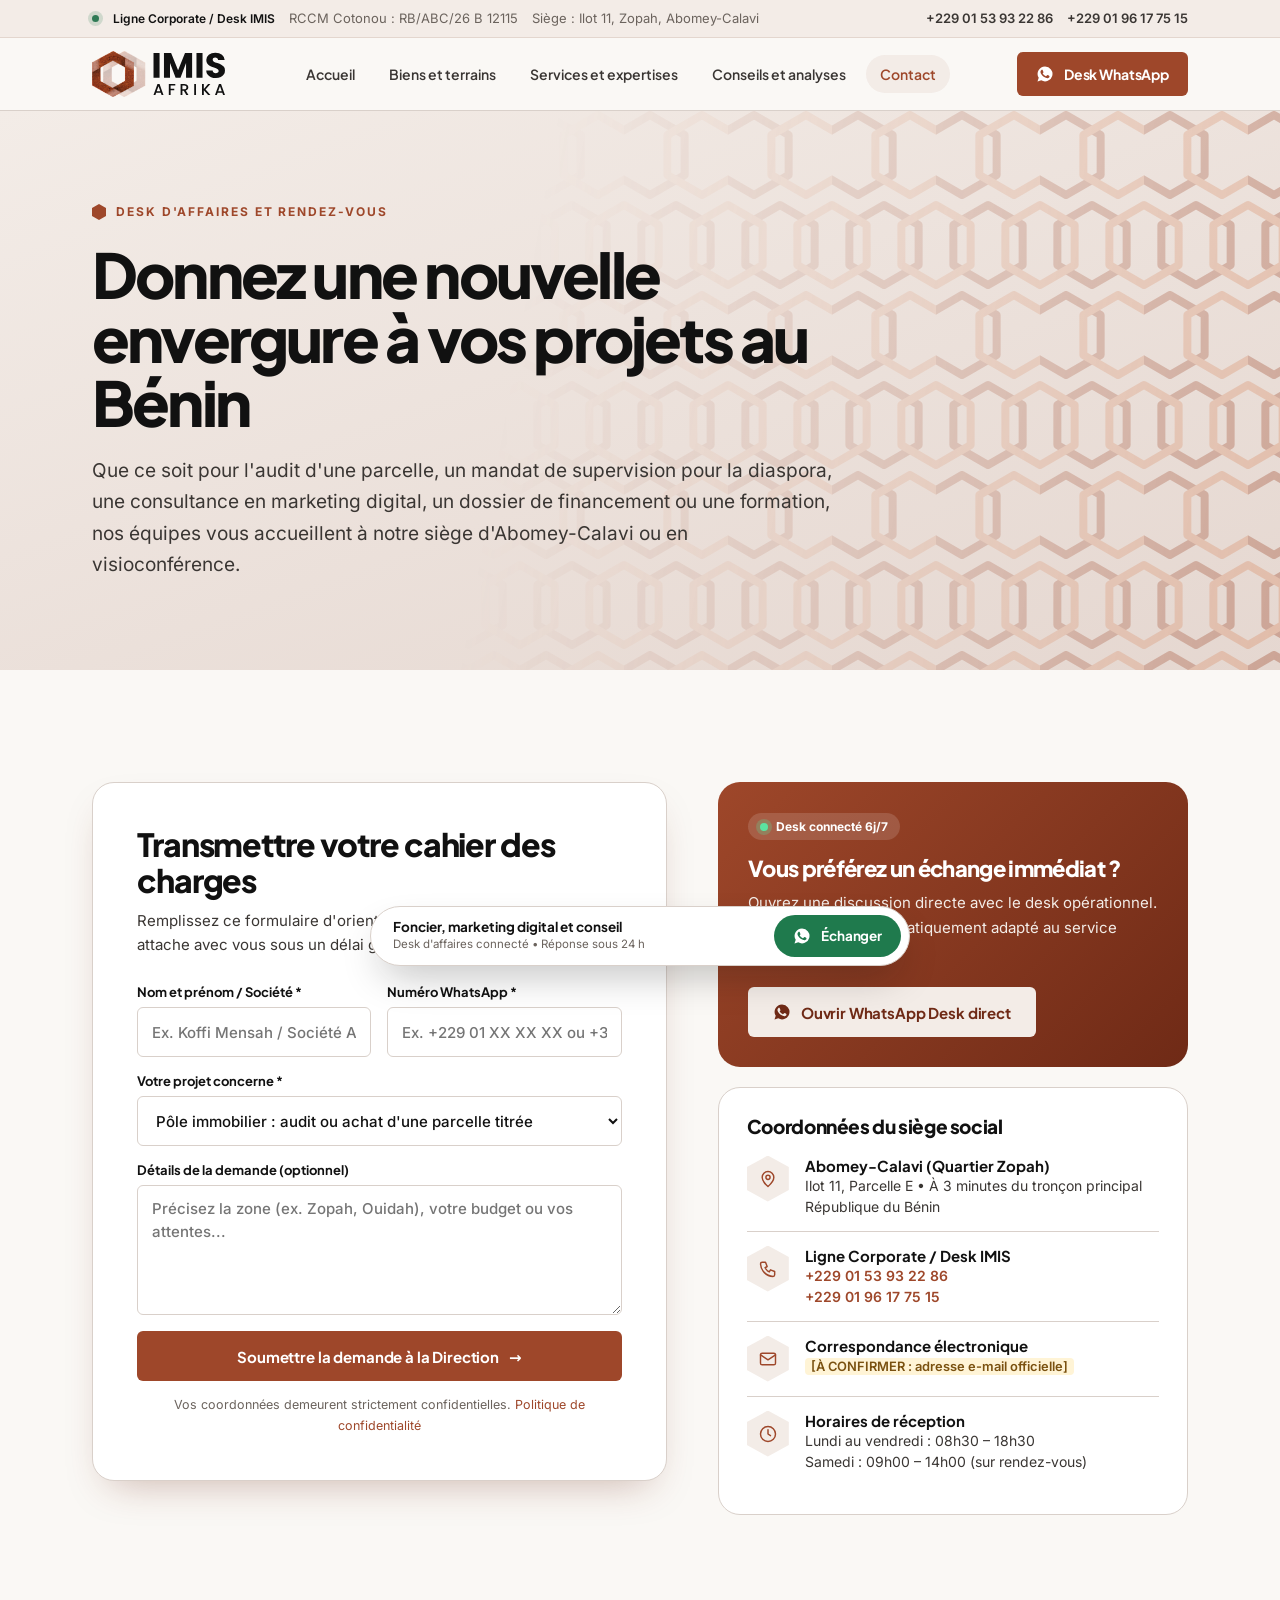
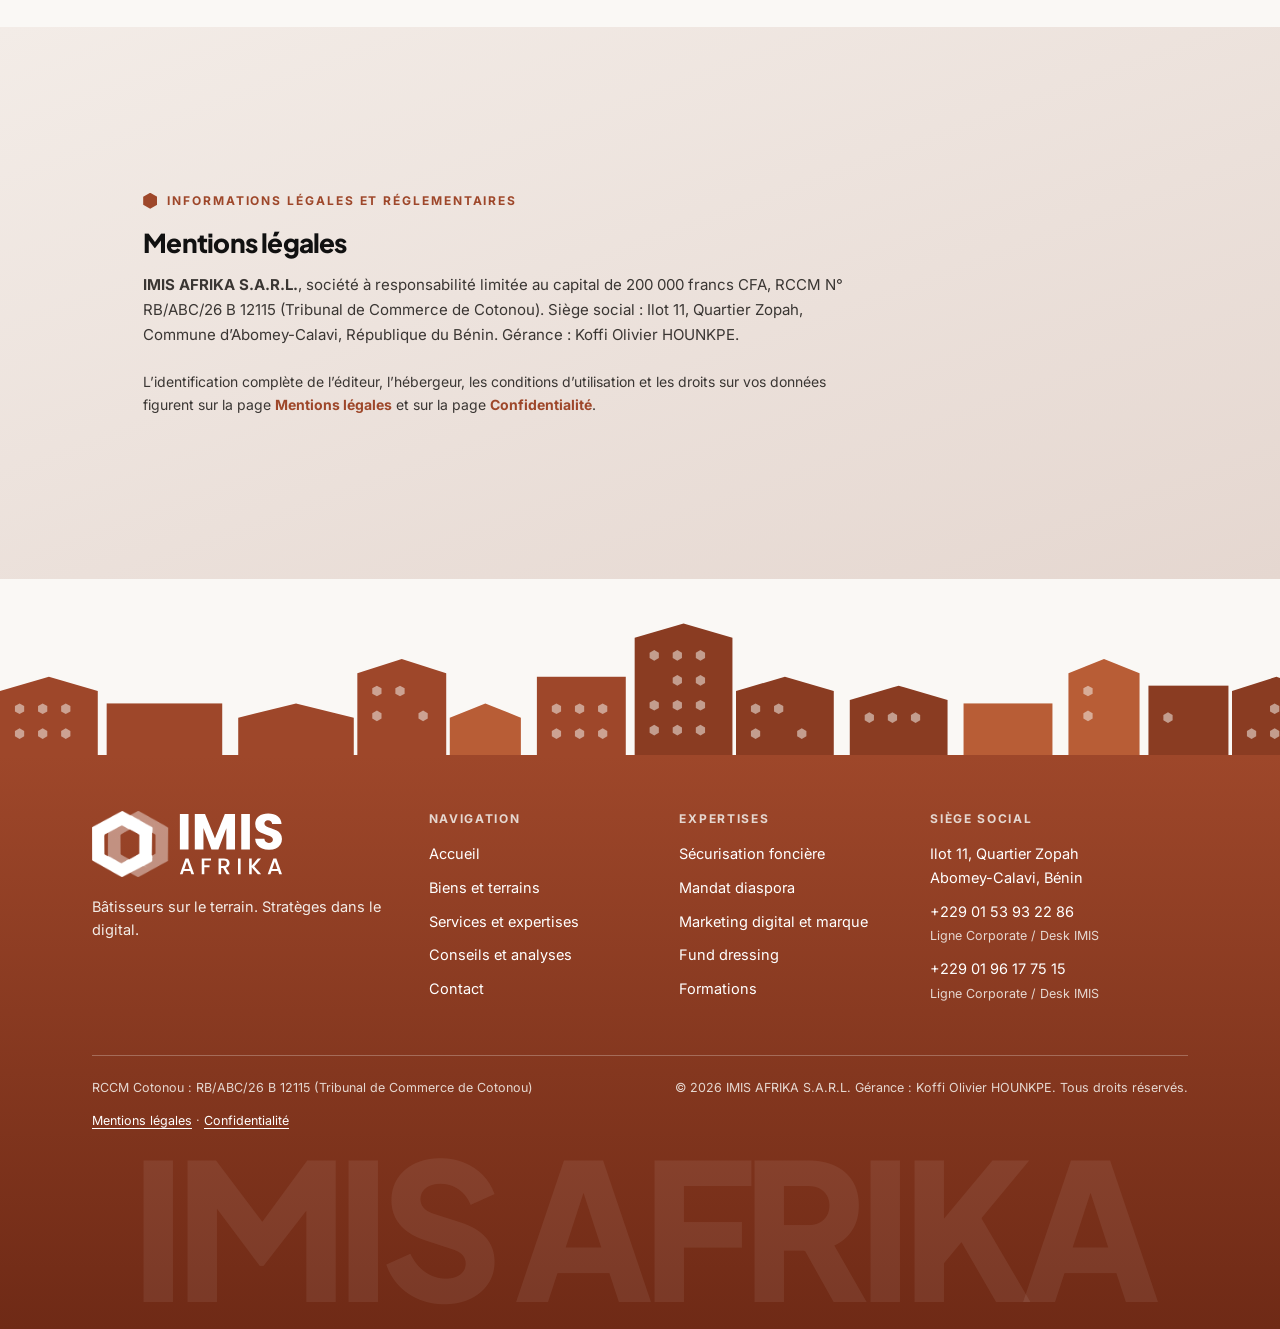
<file: contact.html>
<!DOCTYPE html>
<html lang="fr">
<head>
<meta charset="UTF-8">
<meta name="viewport" content="width=device-width, initial-scale=1, viewport-fit=cover">
<title>Contact et siège social | IMIS AFRIKA S.A.R.L. Bénin</title>
<meta name="description" content="Prenez attache avec le desk d&#x27;affaires d&#x27;IMIS AFRIKA. Siège social à Zopah (Abomey-Calavi). Cellule foncière, conciergerie diaspora, marketing digital, fund dressing et formations.">
<meta name="robots" content="index, follow, max-image-preview:large, max-snippet:-1">
<meta name="author" content="IMIS AFRIKA S.A.R.L.">
<meta name="theme-color" content="#F3ECE7">
<link rel="canonical" href="https://simplixtechgroup-cmyk.github.io/imisafrika/contact.html">
<link rel="alternate" hreflang="fr" href="https://simplixtechgroup-cmyk.github.io/imisafrika/contact.html"><link rel="alternate" hreflang="x-default" href="https://simplixtechgroup-cmyk.github.io/imisafrika/contact.html">
<meta name="geo.region" content="BJ-AQ"><meta name="geo.placename" content="Abomey-Calavi, Quartier Zopah"><meta name="geo.position" content="6.4485;2.3557"><meta name="ICBM" content="6.4485, 2.3557">
<meta property="og:type" content="website"><meta property="og:locale" content="fr_FR"><meta property="og:site_name" content="IMIS AFRIKA S.A.R.L.">
<meta property="og:title" content="Contact et siège social | IMIS AFRIKA S.A.R.L. Bénin"><meta property="og:description" content="Parlons de votre projet : foncier, marketing digital, fund dressing, formations. Siège à Zopah, Abomey-Calavi."><meta property="og:url" content="https://simplixtechgroup-cmyk.github.io/imisafrika/contact.html"><meta property="og:image" content="https://simplixtechgroup-cmyk.github.io/imisafrika/assets/img/og/og-contact.png"><meta property="og:image:secure_url" content="https://simplixtechgroup-cmyk.github.io/imisafrika/assets/img/og/og-contact.png"><meta property="og:image:type" content="image/png"><meta property="og:image:width" content="1200"><meta property="og:image:height" content="630"><meta property="og:image:alt" content="IMIS AFRIKA, contact : desk d’affaires connecté, réponse sous 24 heures">
<meta name="twitter:card" content="summary_large_image"><meta name="twitter:title" content="Contact et siège social | IMIS AFRIKA S.A.R.L. Bénin"><meta name="twitter:description" content="Parlons de votre projet : foncier, marketing digital, fund dressing, formations. Siège à Zopah, Abomey-Calavi."><meta name="twitter:image" content="https://simplixtechgroup-cmyk.github.io/imisafrika/assets/img/og/og-contact.png"><meta name="twitter:image:alt" content="IMIS AFRIKA, contact : desk d’affaires connecté, réponse sous 24 heures">


<link rel="icon" href="favicon.ico" sizes="48x48">
<link rel="icon" href="assets/img/icons/favicon.svg" type="image/svg+xml">
<link rel="icon" type="image/png" sizes="32x32" href="assets/img/icons/favicon-32.png">
<link rel="apple-touch-icon" sizes="180x180" href="apple-touch-icon.png">
<link rel="mask-icon" href="assets/img/icons/safari-pinned-tab.svg" color="#9E472A">
<link rel="manifest" href="site.webmanifest">
<meta name="application-name" content="IMIS AFRIKA"><meta name="apple-mobile-web-app-title" content="IMIS AFRIKA">
<meta name="msapplication-TileColor" content="#9E472A"><meta name="msapplication-config" content="browserconfig.xml">
<meta name="color-scheme" content="light"><meta name="referrer" content="strict-origin-when-cross-origin">
<meta http-equiv="Content-Security-Policy" content="default-src 'self'; script-src 'self' 'sha256-Du+OJKJSbdUgz5nrHeWWINvez6XKDDU/tyj/5c2uvwo='; style-src 'self' 'unsafe-inline'; img-src 'self' data:; font-src 'self'; media-src 'self'; connect-src 'self'; object-src 'none'; base-uri 'self'; form-action 'self' https://wa.me">
<link rel="preload" href="assets/fonts/plus-jakarta-sans-latin-wght-normal.woff2" as="font" type="font/woff2" crossorigin>
<link rel="preload" href="assets/fonts/inter-latin-wght-normal.woff2" as="font" type="font/woff2" crossorigin>
<link rel="stylesheet" href="css/style.css">
<script>document.documentElement.classList.add('js')</script>
<script type="application/ld+json">
{
 "@context": "https://schema.org",
 "@graph": [
  {
   "@type": "BreadcrumbList",
   "@id": "https://simplixtechgroup-cmyk.github.io/imisafrika/contact.html#breadcrumb",
   "itemListElement": [
    {
     "@type": "ListItem",
     "position": 1,
     "name": "Accueil",
     "item": "https://simplixtechgroup-cmyk.github.io/imisafrika/"
    },
    {
     "@type": "ListItem",
     "position": 2,
     "name": "Contact",
     "item": "https://simplixtechgroup-cmyk.github.io/imisafrika/contact.html"
    }
   ]
  },
  {
   "@type": "ContactPage",
   "@id": "https://simplixtechgroup-cmyk.github.io/imisafrika/contact.html#webpage",
   "url": "https://simplixtechgroup-cmyk.github.io/imisafrika/contact.html",
   "inLanguage": "fr",
   "isPartOf": {
    "@id": "https://simplixtechgroup-cmyk.github.io/imisafrika/#website"
   },
   "publisher": {
    "@id": "https://simplixtechgroup-cmyk.github.io/imisafrika/#organization"
   },
   "name": "Contact et siège social | IMIS AFRIKA S.A.R.L. Bénin",
   "mainEntity": {
    "@id": "https://simplixtechgroup-cmyk.github.io/imisafrika/#organization"
   }
  }
 ]
}
</script>
</head>
<body>
<a class="skip" href="#contenu">Aller au contenu</a>
<aside class="top-bar"><div class="container top-in">
  <div class="top-l"><span class="dot"></span><b>Ligne Corporate / Desk IMIS</b><span>RCCM Cotonou : RB/ABC/26 B 12115</span><span>Siège : Ilot 11, Zopah, Abomey-Calavi</span></div>
  <div class="top-r"><a href="tel:+2290153932286">+229 01 53 93 22 86</a><a href="tel:+2290196177515">+229 01 96 17 75 15</a></div>
</div></aside>
<header class="navbar"><div class="container nav-in">
  <a class="brand" href="index.html" aria-label="IMIS AFRIKA S.A.R.L., accueil"><img src="assets/img/logo/imis-afrika.svg" alt="IMIS AFRIKA S.A.R.L." width="165" height="46"></a>
  <nav aria-label="Navigation principale"><ul class="nav-menu"><li><a class="nav-link" href="index.html">Accueil</a></li><li><a class="nav-link" href="biens-terrains.html">Biens et terrains</a></li><li><a class="nav-link" href="services.html">Services et expertises</a></li><li><a class="nav-link" href="conseils.html">Conseils et analyses</a></li><li><a class="nav-link active" href="contact.html" aria-current="page">Contact</a></li></ul></nav>
  <div class="nav-cta"><a class="btn p" href="https://wa.me/2290153932286?text=Bonjour%20la%20Direction%20IMIS%20AFRIKA%2C%20je%20souhaite%20un%20renseignement%20sur%20vos%20opportunit%C3%A9s." target="_blank" rel="noopener noreferrer"><svg viewBox="0 0 24 24" fill="currentColor" aria-hidden="true"><path d="M12.04 2a9.9 9.9 0 0 0-8.4 15.1L2 22l5-1.6A9.9 9.9 0 1 0 12.04 2zm5.8 14.1c-.25.7-1.45 1.35-2 1.4-.5.05-1.15.07-1.85-.12a17 17 0 0 1-1.7-.63c-3-1.3-4.95-4.3-5.1-4.5-.15-.2-1.2-1.6-1.2-3s.75-2.1 1-2.4c.27-.3.6-.37.8-.37h.55c.18 0 .42-.07.65.5.25.6.85 2.1.92 2.25.07.15.12.32.02.52-.1.2-.15.32-.3.5-.15.17-.32.38-.45.5-.15.15-.3.3-.13.6.17.3.77 1.27 1.65 2.05 1.12 1 2.07 1.3 2.37 1.45.3.15.47.12.65-.07.17-.2.75-.87.95-1.17.2-.3.4-.25.67-.15.27.1 1.72.82 2.02.97.3.15.5.22.57.35.07.12.07.72-.18 1.4z"/></svg><span>Desk WhatsApp</span></a>
  <button class="burger" aria-label="Ouvrir le menu" aria-expanded="false" aria-controls="drawer"><span><i></i><i></i><i></i></span></button></div>
</div></header>
<div class="drawer" id="drawer"><a class="nav-link" href="index.html">Accueil</a><a class="nav-link" href="biens-terrains.html">Biens et terrains</a><a class="nav-link" href="services.html">Services et expertises</a><a class="nav-link" href="conseils.html">Conseils et analyses</a><a class="nav-link active" href="contact.html">Contact</a><a class="btn p" href="https://wa.me/2290153932286?text=Bonjour%20la%20Direction%20IMIS%20AFRIKA%2C%20je%20souhaite%20un%20renseignement%20sur%20vos%20opportunit%C3%A9s." target="_blank" rel="noopener noreferrer"><svg viewBox="0 0 24 24" fill="currentColor" aria-hidden="true"><path d="M12.04 2a9.9 9.9 0 0 0-8.4 15.1L2 22l5-1.6A9.9 9.9 0 1 0 12.04 2zm5.8 14.1c-.25.7-1.45 1.35-2 1.4-.5.05-1.15.07-1.85-.12a17 17 0 0 1-1.7-.63c-3-1.3-4.95-4.3-5.1-4.5-.15-.2-1.2-1.6-1.2-3s.75-2.1 1-2.4c.27-.3.6-.37.8-.37h.55c.18 0 .42-.07.65.5.25.6.85 2.1.92 2.25.07.15.12.32.02.52-.1.2-.15.32-.3.5-.15.17-.32.38-.45.5-.15.15-.3.3-.13.6.17.3.77 1.27 1.65 2.05 1.12 1 2.07 1.3 2.37 1.45.3.15.47.12.65-.07.17-.2.75-.87.95-1.17.2-.3.4-.25.67-.15.27.1 1.72.82 2.02.97.3.15.5.22.57.35.07.12.07.72-.18 1.4z"/></svg><span>Contacter le Desk WhatsApp</span></a></div>
<main id="contenu">

<section class="page-head t-maillons amb-sable"><div class="container">
  <span class="lbl">Desk d'affaires et rendez-vous</span>
  <h1>Donnez une nouvelle envergure à vos projets au Bénin</h1>
  <p class="lead">Que ce soit pour l'audit d'une parcelle, un mandat de supervision pour la diaspora, une consultance en marketing digital, un dossier de financement ou une formation, nos équipes vous accueillent à notre siège d'Abomey-Calavi ou en visioconférence.</p>
</div></section>
<section class="section amb-albatre"><div class="container"><div class="contact">
  <div class="formbox rv"><h2>Transmettre votre cahier des charges</h2>
  <p>Remplissez ce formulaire d'orientation. Notre direction prendra attache avec vous sous un délai garanti de 24 heures ouvrées.</p>
  <form id="contact-form">
    <div class="frow"><div class="fg"><label for="form-name">Nom et prénom / Société *</label><input class="form-control" type="text" id="form-name" required autocomplete="name" placeholder="Ex. Koffi Mensah / Société ABC"></div>
    <div class="fg"><label for="form-phone">Numéro WhatsApp *</label><input class="form-control" type="tel" id="form-phone" required autocomplete="tel" inputmode="tel" minlength="8" placeholder="Ex. +229 01 XX XX XX ou +33 6..."></div></div>
    <div class="fg"><label for="form-subject">Votre projet concerne *</label><select class="form-control" id="form-subject"><option value="foncier">Pôle immobilier : audit ou achat d'une parcelle titrée</option><option value="diaspora">Pôle diaspora : mandat de supervision de chantier</option><option value="communication">Marketing digital et marque : consultance, campagnes, contenus</option><option value="fund">Fund dressing : préparation d'un dossier de financement</option><option value="formation">Formation en communication et marketing</option><option value="autre">Autre projet d'envergure / partenariat B2B</option></select></div>
    <div class="fg"><label for="form-message">Détails de la demande (optionnel)</label><textarea class="form-control" id="form-message" rows="4" placeholder="Précisez la zone (ex. Zopah, Ouidah), votre budget ou vos attentes..."></textarea></div>
    <button type="submit" class="btn p" style="width:100%"><span>Soumettre la demande à la Direction</span><span class="arr">→</span></button>
    <p class="note" id="form-status" role="status" aria-live="polite">Vos coordonnées demeurent strictement confidentielles. <a href="confidentialite.html">Politique de confidentialité</a></p>
  </form></div>
  <div class="side">
    <div class="wa-card amb-terre rv d1"><span class="live">Desk connecté 6j/7</span><h3>Vous préférez un échange immédiat ?</h3><p>Ouvrez une discussion directe avec le desk opérationnel. Le message est automatiquement adapté au service souhaité.</p>
    <a id="dynamic-whatsapp-btn" class="btn p" href="https://wa.me/2290153932286?text=Bonjour%20la%20Direction%20IMIS%20AFRIKA%2C%20je%20souhaite%20un%20renseignement%20sur%20le%20p%C3%B4le%20Immobilier." target="_blank" rel="noopener noreferrer"><svg viewBox="0 0 24 24" fill="currentColor" aria-hidden="true"><path d="M12.04 2a9.9 9.9 0 0 0-8.4 15.1L2 22l5-1.6A9.9 9.9 0 1 0 12.04 2zm5.8 14.1c-.25.7-1.45 1.35-2 1.4-.5.05-1.15.07-1.85-.12a17 17 0 0 1-1.7-.63c-3-1.3-4.95-4.3-5.1-4.5-.15-.2-1.2-1.6-1.2-3s.75-2.1 1-2.4c.27-.3.6-.37.8-.37h.55c.18 0 .42-.07.65.5.25.6.85 2.1.92 2.25.07.15.12.32.02.52-.1.2-.15.32-.3.5-.15.17-.32.38-.45.5-.15.15-.3.3-.13.6.17.3.77 1.27 1.65 2.05 1.12 1 2.07 1.3 2.37 1.45.3.15.47.12.65-.07.17-.2.75-.87.95-1.17.2-.3.4-.25.67-.15.27.1 1.72.82 2.02.97.3.15.5.22.57.35.07.12.07.72-.18 1.4z"/></svg><span>Ouvrir WhatsApp Desk direct</span></a></div>
    <div class="coords rv d2"><h3>Coordonnées du siège social</h3>
      <div class="co"><span class="hx"><svg viewBox="0 0 24 24" aria-hidden="true"><path d="M12 21s7-6 7-11a7 7 0 1 0-14 0c0 5 7 11 7 11z"/><circle cx="12" cy="10" r="2.5"/></svg></span><div><b>Abomey-Calavi (Quartier Zopah)</b><p>Ilot 11, Parcelle E • À 3 minutes du tronçon principal<br>République du Bénin</p></div></div>
      <div class="co"><span class="hx"><svg viewBox="0 0 24 24" aria-hidden="true"><path d="M5 4h4l2 5-2.5 1.5a11 11 0 0 0 5 5L15 13l5 2v4a2 2 0 0 1-2 2A16 16 0 0 1 3 6a2 2 0 0 1 2-2z"/></svg></span><div><b>Ligne Corporate / Desk IMIS</b><p><a href="tel:+2290153932286">+229 01 53 93 22 86</a></p><p><a href="tel:+2290196177515">+229 01 96 17 75 15</a></p></div></div>
      <div class="co"><span class="hx"><svg viewBox="0 0 24 24" aria-hidden="true"><rect x="3" y="5" width="18" height="14" rx="2"/><path d="m3 7 9 6 9-6"/></svg></span><div><b>Correspondance électronique</b><p><!-- [À CONFIRMER : domaine de l'adresse e-mail officielle] --><span class="todo">[À CONFIRMER : adresse e-mail officielle]</span></p></div></div>
      <div class="co"><span class="hx"><svg viewBox="0 0 24 24" aria-hidden="true"><circle cx="12" cy="12" r="9"/><path d="M12 7v5l3 2"/></svg></span><div><b>Horaires de réception</b><p>Lundi au vendredi : 08h30 – 18h30<br>Samedi : 09h00 – 14h00 (sur rendez-vous)</p></div></div>
    </div>
  </div>
</div></div></section>
<section id="mentions-legales" class="section amb-sable"><div class="container"><div class="legal">
  <span class="lbl">Informations légales et réglementaires</span><h2>Mentions légales</h2>
  <p><strong>IMIS AFRIKA S.A.R.L.</strong>, société à responsabilité limitée au capital de 200 000 francs CFA, RCCM N° RB/ABC/26 B 12115 (Tribunal de Commerce de Cotonou). Siège social : Ilot 11, Quartier Zopah, Commune d’Abomey-Calavi, République du Bénin. Gérance : Koffi Olivier HOUNKPE.</p>
  <p style="margin-bottom:0;font-size:14px">L’identification complète de l’éditeur, l’hébergeur, les conditions d’utilisation et les droits sur vos données figurent sur la page <a href="mentions-legales.html"><strong>Mentions légales</strong></a> et sur la page <a href="confidentialite.html"><strong>Confidentialité</strong></a>.</p>
</div></div></section>

</main>
<svg class="skyline" viewBox="0 0 1440 200" preserveAspectRatio="xMidYMax slice" aria-hidden="true"><path d="M0 200V126L55.0 110L110 126V200z" fill="#9E472A"/><rect x="120" y="140" width="130" height="60" fill="#9E472A"/><path d="M268 200V156L333.0 140L398 156V200z" fill="#9E472A"/><path d="M402 200V106L452.0 90L502 106V200z" fill="#9E472A"/><path d="M506 200V156L546.0 140L586 156V200z" fill="#B85D36"/><rect x="604" y="110" width="100" height="90" fill="#9E472A"/><path d="M714 200V66L769.0 50L824 66V200z" fill="#8A3C22"/><path d="M828 200V126L883.0 110L938 126V200z" fill="#8A3C22"/><path d="M956 200V136L1011.0 120L1066 136V200z" fill="#8A3C22"/><rect x="1084" y="140" width="100" height="60" fill="#B85D36"/><path d="M1202 200V106L1242.0 90L1282 106V200z" fill="#B85D36"/><rect x="1292" y="120" width="90" height="80" fill="#8A3C22"/><path d="M1386 200V126L1436.0 110L1486 126V200z" fill="#8A3C22"/><polygon points="22.0,140.0 27.2,143.0 27.2,149.0 22.0,152.0 16.8,149.0 16.8,143.0" fill="#F3ECE7" opacity=".55"/><polygon points="48.0,140.0 53.2,143.0 53.2,149.0 48.0,152.0 42.8,149.0 42.8,143.0" fill="#F3ECE7" opacity=".55"/><polygon points="74.0,140.0 79.2,143.0 79.2,149.0 74.0,152.0 68.8,149.0 68.8,143.0" fill="#F3ECE7" opacity=".55"/><polygon points="22.0,168.0 27.2,171.0 27.2,177.0 22.0,180.0 16.8,177.0 16.8,171.0" fill="#F3ECE7" opacity=".55"/><polygon points="48.0,168.0 53.2,171.0 53.2,177.0 48.0,180.0 42.8,177.0 42.8,171.0" fill="#F3ECE7" opacity=".55"/><polygon points="74.0,168.0 79.2,171.0 79.2,177.0 74.0,180.0 68.8,177.0 68.8,171.0" fill="#F3ECE7" opacity=".55"/><polygon points="424.0,120.0 429.2,123.0 429.2,129.0 424.0,132.0 418.8,129.0 418.8,123.0" fill="#F3ECE7" opacity=".55"/><polygon points="450.0,120.0 455.2,123.0 455.2,129.0 450.0,132.0 444.8,129.0 444.8,123.0" fill="#F3ECE7" opacity=".55"/><polygon points="424.0,148.0 429.2,151.0 429.2,157.0 424.0,160.0 418.8,157.0 418.8,151.0" fill="#F3ECE7" opacity=".55"/><polygon points="476.0,148.0 481.2,151.0 481.2,157.0 476.0,160.0 470.8,157.0 470.8,151.0" fill="#F3ECE7" opacity=".55"/><polygon points="626.0,140.0 631.2,143.0 631.2,149.0 626.0,152.0 620.8,149.0 620.8,143.0" fill="#F3ECE7" opacity=".55"/><polygon points="652.0,140.0 657.2,143.0 657.2,149.0 652.0,152.0 646.8,149.0 646.8,143.0" fill="#F3ECE7" opacity=".55"/><polygon points="678.0,140.0 683.2,143.0 683.2,149.0 678.0,152.0 672.8,149.0 672.8,143.0" fill="#F3ECE7" opacity=".55"/><polygon points="626.0,168.0 631.2,171.0 631.2,177.0 626.0,180.0 620.8,177.0 620.8,171.0" fill="#F3ECE7" opacity=".55"/><polygon points="652.0,168.0 657.2,171.0 657.2,177.0 652.0,180.0 646.8,177.0 646.8,171.0" fill="#F3ECE7" opacity=".55"/><polygon points="678.0,168.0 683.2,171.0 683.2,177.0 678.0,180.0 672.8,177.0 672.8,171.0" fill="#F3ECE7" opacity=".55"/><polygon points="736.0,80.0 741.2,83.0 741.2,89.0 736.0,92.0 730.8,89.0 730.8,83.0" fill="#F3ECE7" opacity=".55"/><polygon points="762.0,80.0 767.2,83.0 767.2,89.0 762.0,92.0 756.8,89.0 756.8,83.0" fill="#F3ECE7" opacity=".55"/><polygon points="788.0,80.0 793.2,83.0 793.2,89.0 788.0,92.0 782.8,89.0 782.8,83.0" fill="#F3ECE7" opacity=".55"/><polygon points="762.0,108.0 767.2,111.0 767.2,117.0 762.0,120.0 756.8,117.0 756.8,111.0" fill="#F3ECE7" opacity=".55"/><polygon points="788.0,108.0 793.2,111.0 793.2,117.0 788.0,120.0 782.8,117.0 782.8,111.0" fill="#F3ECE7" opacity=".55"/><polygon points="736.0,136.0 741.2,139.0 741.2,145.0 736.0,148.0 730.8,145.0 730.8,139.0" fill="#F3ECE7" opacity=".55"/><polygon points="762.0,136.0 767.2,139.0 767.2,145.0 762.0,148.0 756.8,145.0 756.8,139.0" fill="#F3ECE7" opacity=".55"/><polygon points="788.0,136.0 793.2,139.0 793.2,145.0 788.0,148.0 782.8,145.0 782.8,139.0" fill="#F3ECE7" opacity=".55"/><polygon points="736.0,164.0 741.2,167.0 741.2,173.0 736.0,176.0 730.8,173.0 730.8,167.0" fill="#F3ECE7" opacity=".55"/><polygon points="762.0,164.0 767.2,167.0 767.2,173.0 762.0,176.0 756.8,173.0 756.8,167.0" fill="#F3ECE7" opacity=".55"/><polygon points="788.0,164.0 793.2,167.0 793.2,173.0 788.0,176.0 782.8,173.0 782.8,167.0" fill="#F3ECE7" opacity=".55"/><polygon points="850.0,140.0 855.2,143.0 855.2,149.0 850.0,152.0 844.8,149.0 844.8,143.0" fill="#F3ECE7" opacity=".55"/><polygon points="876.0,140.0 881.2,143.0 881.2,149.0 876.0,152.0 870.8,149.0 870.8,143.0" fill="#F3ECE7" opacity=".55"/><polygon points="850.0,168.0 855.2,171.0 855.2,177.0 850.0,180.0 844.8,177.0 844.8,171.0" fill="#F3ECE7" opacity=".55"/><polygon points="902.0,168.0 907.2,171.0 907.2,177.0 902.0,180.0 896.8,177.0 896.8,171.0" fill="#F3ECE7" opacity=".55"/><polygon points="978.0,150.0 983.2,153.0 983.2,159.0 978.0,162.0 972.8,159.0 972.8,153.0" fill="#F3ECE7" opacity=".55"/><polygon points="1004.0,150.0 1009.2,153.0 1009.2,159.0 1004.0,162.0 998.8,159.0 998.8,153.0" fill="#F3ECE7" opacity=".55"/><polygon points="1030.0,150.0 1035.2,153.0 1035.2,159.0 1030.0,162.0 1024.8,159.0 1024.8,153.0" fill="#F3ECE7" opacity=".55"/><polygon points="1224.0,120.0 1229.2,123.0 1229.2,129.0 1224.0,132.0 1218.8,129.0 1218.8,123.0" fill="#F3ECE7" opacity=".55"/><polygon points="1224.0,148.0 1229.2,151.0 1229.2,157.0 1224.0,160.0 1218.8,157.0 1218.8,151.0" fill="#F3ECE7" opacity=".55"/><polygon points="1314.0,150.0 1319.2,153.0 1319.2,159.0 1314.0,162.0 1308.8,159.0 1308.8,153.0" fill="#F3ECE7" opacity=".55"/><polygon points="1434.0,140.0 1439.2,143.0 1439.2,149.0 1434.0,152.0 1428.8,149.0 1428.8,143.0" fill="#F3ECE7" opacity=".55"/><polygon points="1460.0,140.0 1465.2,143.0 1465.2,149.0 1460.0,152.0 1454.8,149.0 1454.8,143.0" fill="#F3ECE7" opacity=".55"/><polygon points="1408.0,168.0 1413.2,171.0 1413.2,177.0 1408.0,180.0 1402.8,177.0 1402.8,171.0" fill="#F3ECE7" opacity=".55"/><polygon points="1434.0,168.0 1439.2,171.0 1439.2,177.0 1434.0,180.0 1428.8,177.0 1428.8,171.0" fill="#F3ECE7" opacity=".55"/><polygon points="1460.0,168.0 1465.2,171.0 1465.2,177.0 1460.0,180.0 1454.8,177.0 1454.8,171.0" fill="#F3ECE7" opacity=".55"/></svg>
<footer class="footer amb-terre" style="background:linear-gradient(180deg,#9E472A 0%,#6F2A16 100%)">
<div class="container">
  <div class="foot-grid">
    <div><img class="fl" src="assets/img/logo/imis-afrika-blanc.svg" alt="IMIS AFRIKA S.A.R.L." width="190" height="66"><p>Bâtisseurs sur le terrain. Stratèges dans le digital.</p></div>
    <div><h4>Navigation</h4><ul><li><a href="index.html">Accueil</a></li><li><a href="biens-terrains.html">Biens et terrains</a></li><li><a href="services.html">Services et expertises</a></li><li><a href="conseils.html">Conseils et analyses</a></li><li><a href="contact.html">Contact</a></li></ul></div>
    <div><h4>Expertises</h4><ul><li><a href="services.html#foncier">Sécurisation foncière</a></li><li><a href="services.html#diaspora">Mandat diaspora</a></li><li><a href="services.html#communication">Marketing digital et marque</a></li><li><a href="services.html#fund-dressing">Fund dressing</a></li><li><a href="services.html#formation">Formations</a></li></ul></div>
    <div><h4>Siège social</h4><ul><li>Ilot 11, Quartier Zopah<br>Abomey-Calavi, Bénin</li><li><a href="tel:+2290153932286">+229 01 53 93 22 86</a><br><span style="font-size:12.5px;color:#E5D7D0">Ligne Corporate / Desk IMIS</span></li><li><a href="tel:+2290196177515">+229 01 96 17 75 15</a><br><span style="font-size:12.5px;color:#E5D7D0">Ligne Corporate / Desk IMIS</span></li></ul></div>
  </div>
  <div class="foot-legal"><span>RCCM Cotonou : RB/ABC/26 B 12115 (Tribunal de Commerce de Cotonou)</span><span>© 2026 IMIS AFRIKA S.A.R.L. Gérance : Koffi Olivier HOUNKPE. Tous droits réservés.</span><span><a href="mentions-legales.html">Mentions légales</a> · <a href="confidentialite.html">Confidentialité</a></span></div>
  <div class="foot-mark" aria-hidden="true">IMIS AFRIKA</div>
</div></footer>
<div class="pill" role="complementary" aria-label="Contact rapide"><div class="pill-in"><div><div class="pill-t">Foncier, marketing digital et conseil</div><div class="pill-s">Desk d'affaires connecté • Réponse sous 24 h</div></div>
<a class="btn wa" href="https://wa.me/2290153932286?text=Bonjour%20la%20Direction%20IMIS%20AFRIKA%2C%20je%20souhaite%20un%20%C3%A9change%20direct." target="_blank" rel="noopener noreferrer"><svg viewBox="0 0 24 24" fill="currentColor" aria-hidden="true"><path d="M12.04 2a9.9 9.9 0 0 0-8.4 15.1L2 22l5-1.6A9.9 9.9 0 1 0 12.04 2zm5.8 14.1c-.25.7-1.45 1.35-2 1.4-.5.05-1.15.07-1.85-.12a17 17 0 0 1-1.7-.63c-3-1.3-4.95-4.3-5.1-4.5-.15-.2-1.2-1.6-1.2-3s.75-2.1 1-2.4c.27-.3.6-.37.8-.37h.55c.18 0 .42-.07.65.5.25.6.85 2.1.92 2.25.07.15.12.32.02.52-.1.2-.15.32-.3.5-.15.17-.32.38-.45.5-.15.15-.3.3-.13.6.17.3.77 1.27 1.65 2.05 1.12 1 2.07 1.3 2.37 1.45.3.15.47.12.65-.07.17-.2.75-.87.95-1.17.2-.3.4-.25.67-.15.27.1 1.72.82 2.02.97.3.15.5.22.57.35.07.12.07.72-.18 1.4z"/></svg><span>Échanger</span></a></div></div>
<script src="js/main.js" defer></script>
</body>
</html>
</file>
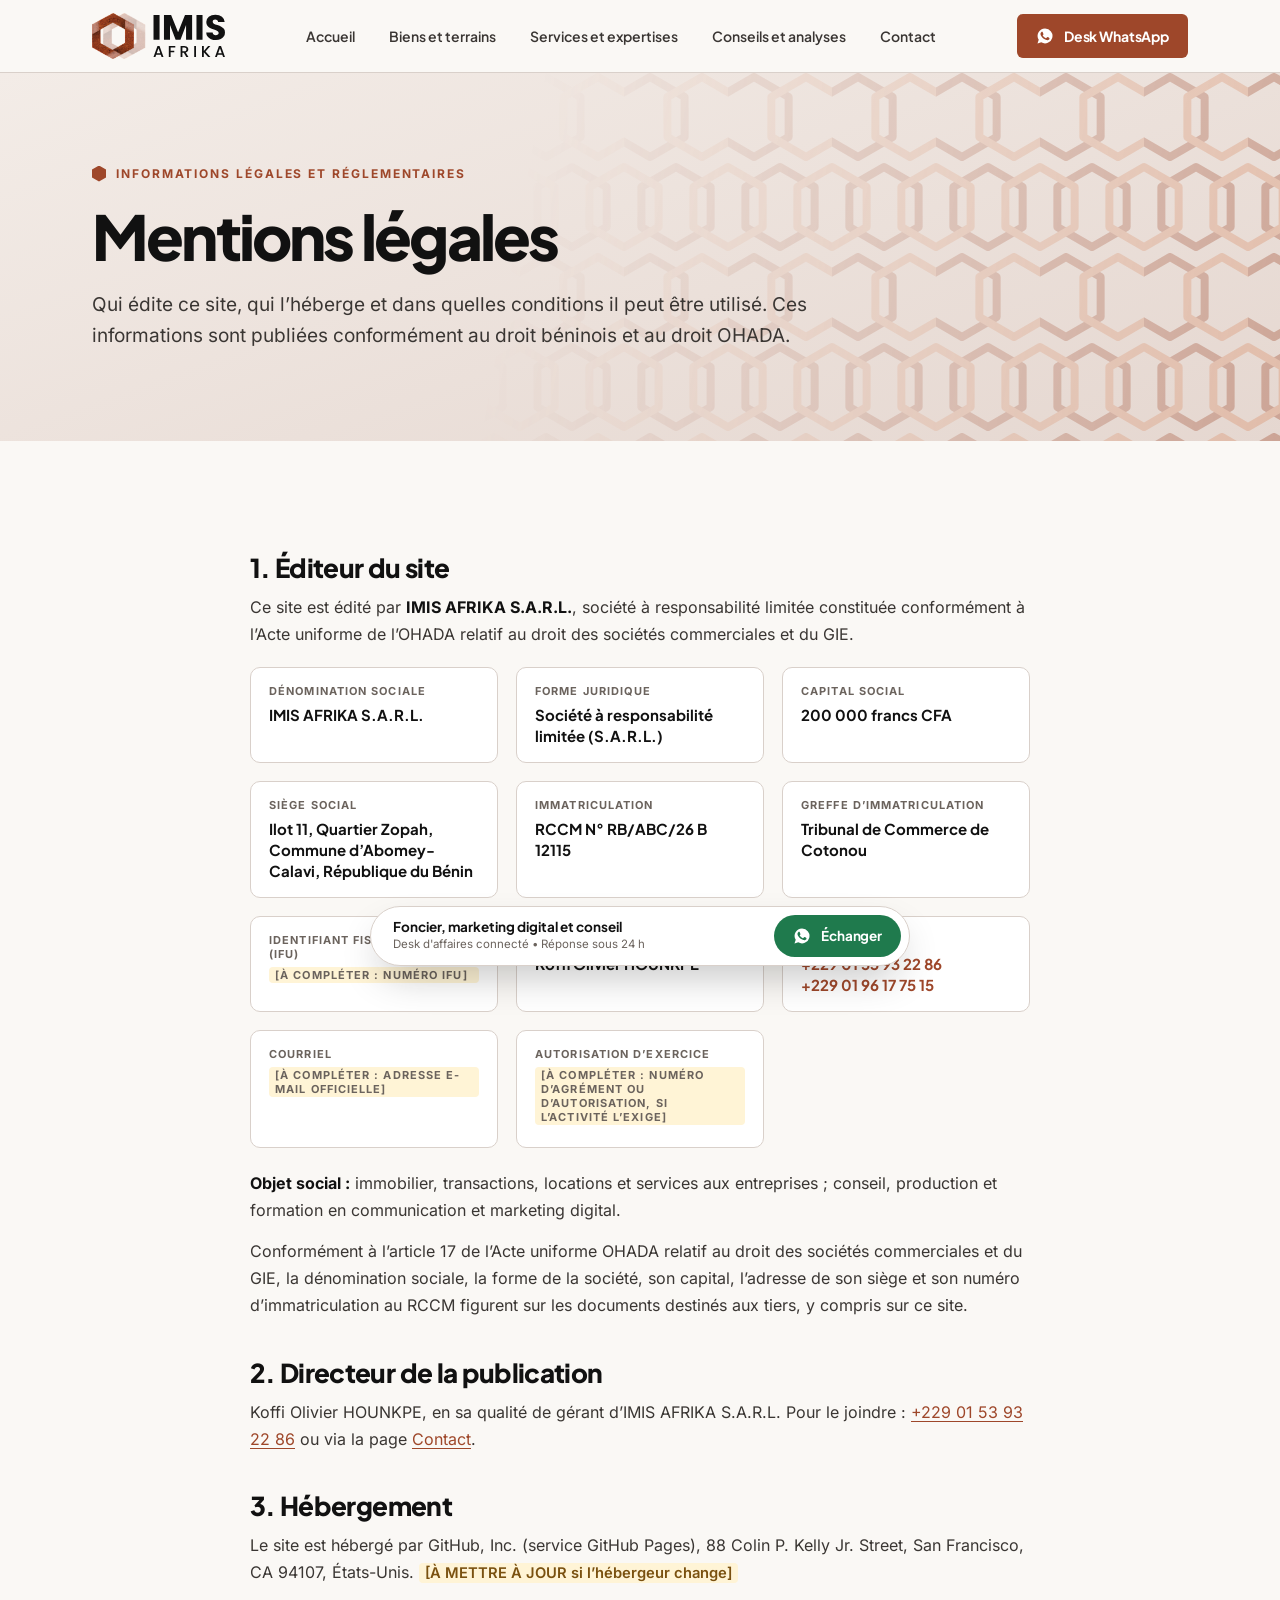
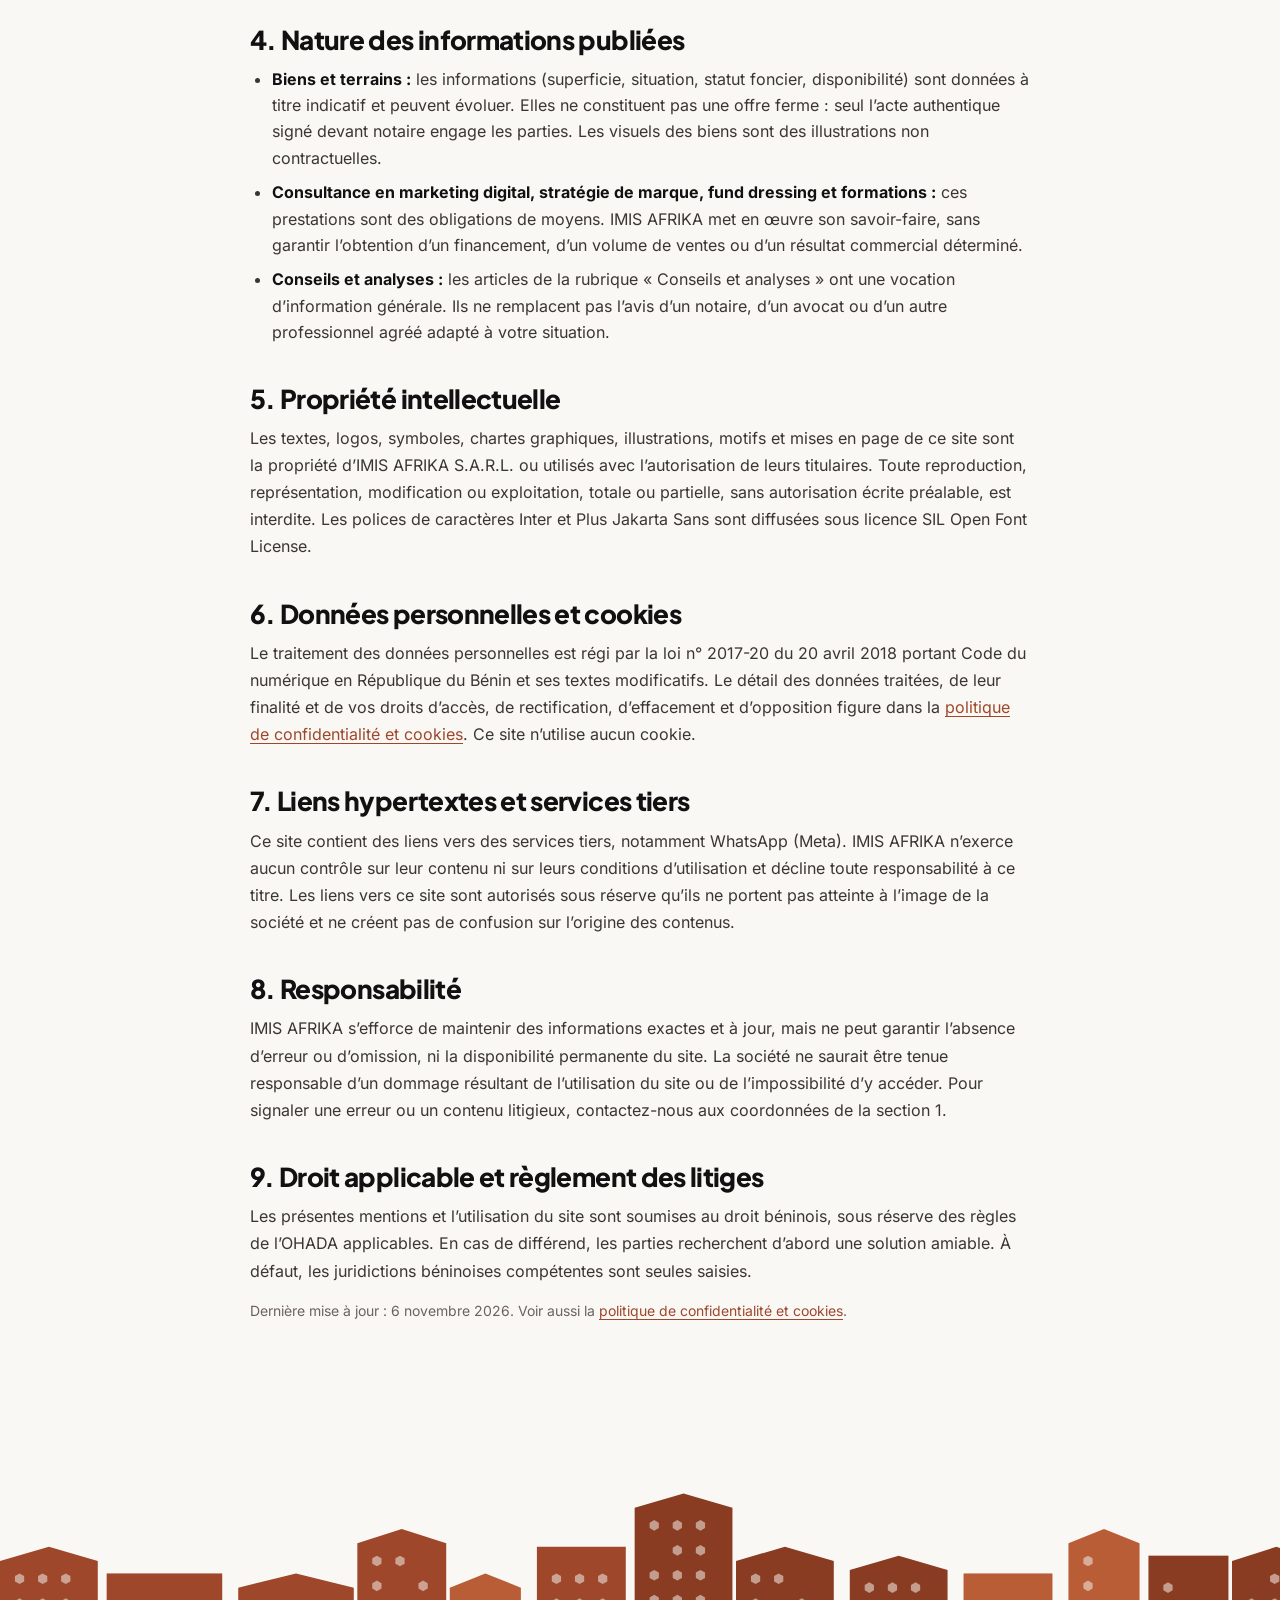
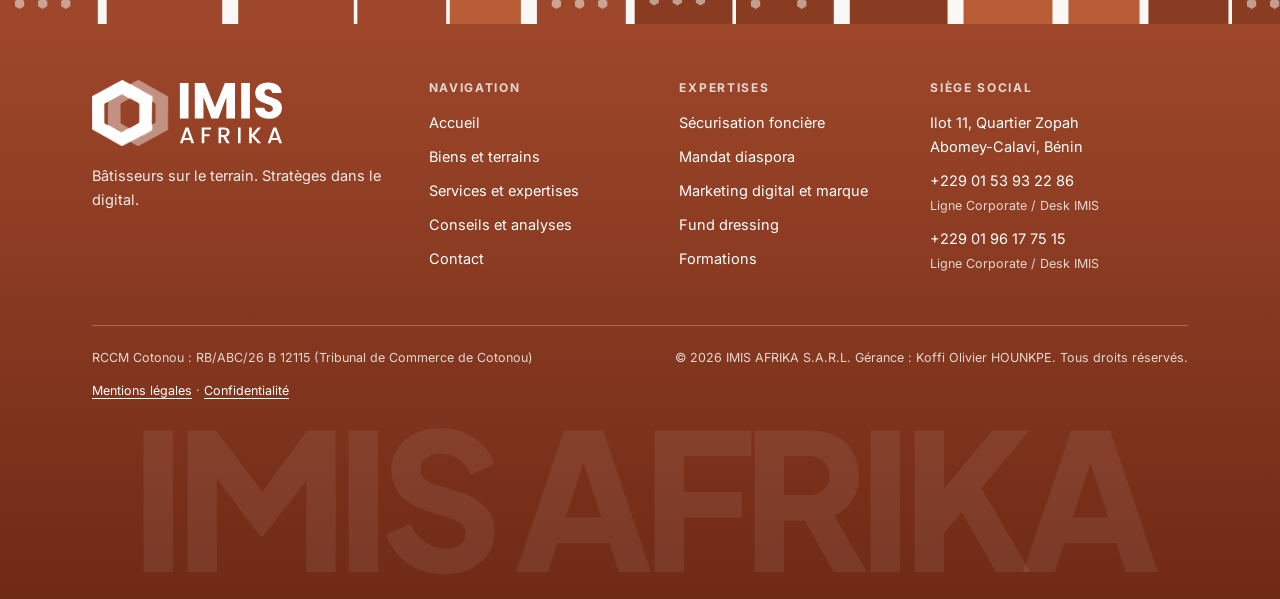
<file: mentions-legales.html>
<!DOCTYPE html>
<html lang="fr">
<head>
<meta charset="UTF-8">
<meta name="viewport" content="width=device-width, initial-scale=1, viewport-fit=cover">
<title>Mentions légales | IMIS AFRIKA S.A.R.L.</title>
<meta name="description" content="Mentions légales d’IMIS AFRIKA S.A.R.L. : éditeur, RCCM, siège social, gérance, hébergeur, propriété intellectuelle, données personnelles et droit applicable.">
<meta name="robots" content="index, follow, max-image-preview:large, max-snippet:-1">
<meta name="author" content="IMIS AFRIKA S.A.R.L.">
<meta name="theme-color" content="#F3ECE7">
<link rel="canonical" href="https://simplixtechgroup-cmyk.github.io/imisafrika/mentions-legales.html">
<link rel="alternate" hreflang="fr" href="https://simplixtechgroup-cmyk.github.io/imisafrika/mentions-legales.html"><link rel="alternate" hreflang="x-default" href="https://simplixtechgroup-cmyk.github.io/imisafrika/mentions-legales.html">
<meta name="geo.region" content="BJ-AQ"><meta name="geo.placename" content="Abomey-Calavi, Quartier Zopah"><meta name="geo.position" content="6.4485;2.3557"><meta name="ICBM" content="6.4485, 2.3557">
<meta property="og:type" content="website"><meta property="og:locale" content="fr_FR"><meta property="og:site_name" content="IMIS AFRIKA S.A.R.L.">
<meta property="og:title" content="Mentions légales | IMIS AFRIKA S.A.R.L."><meta property="og:description" content="Mentions légales d’IMIS AFRIKA S.A.R.L. : éditeur, RCCM, siège social, gérance, hébergeur, propriété intellectuelle, données personnelles et droit applicable."><meta property="og:url" content="https://simplixtechgroup-cmyk.github.io/imisafrika/mentions-legales.html"><meta property="og:image" content="https://simplixtechgroup-cmyk.github.io/imisafrika/assets/img/og/og-imis-afrika.png"><meta property="og:image:secure_url" content="https://simplixtechgroup-cmyk.github.io/imisafrika/assets/img/og/og-imis-afrika.png"><meta property="og:image:type" content="image/png"><meta property="og:image:width" content="1200"><meta property="og:image:height" content="630"><meta property="og:image:alt" content="IMIS AFRIKA : symbole aux deux hexagones imbriqués et signature de la société">
<meta name="twitter:card" content="summary_large_image"><meta name="twitter:title" content="Mentions légales | IMIS AFRIKA S.A.R.L."><meta name="twitter:description" content="Mentions légales d’IMIS AFRIKA S.A.R.L. : éditeur, RCCM, siège social, gérance, hébergeur, propriété intellectuelle, données personnelles et droit applicable."><meta name="twitter:image" content="https://simplixtechgroup-cmyk.github.io/imisafrika/assets/img/og/og-imis-afrika.png"><meta name="twitter:image:alt" content="IMIS AFRIKA : symbole aux deux hexagones imbriqués et signature de la société">


<link rel="icon" href="favicon.ico" sizes="48x48">
<link rel="icon" href="assets/img/icons/favicon.svg" type="image/svg+xml">
<link rel="icon" type="image/png" sizes="32x32" href="assets/img/icons/favicon-32.png">
<link rel="apple-touch-icon" sizes="180x180" href="apple-touch-icon.png">
<link rel="mask-icon" href="assets/img/icons/safari-pinned-tab.svg" color="#9E472A">
<link rel="manifest" href="site.webmanifest">
<meta name="application-name" content="IMIS AFRIKA"><meta name="apple-mobile-web-app-title" content="IMIS AFRIKA">
<meta name="msapplication-TileColor" content="#9E472A"><meta name="msapplication-config" content="browserconfig.xml">
<meta name="color-scheme" content="light"><meta name="referrer" content="strict-origin-when-cross-origin">
<meta http-equiv="Content-Security-Policy" content="default-src 'self'; script-src 'self' 'sha256-Du+OJKJSbdUgz5nrHeWWINvez6XKDDU/tyj/5c2uvwo='; style-src 'self' 'unsafe-inline'; img-src 'self' data:; font-src 'self'; media-src 'self'; connect-src 'self'; object-src 'none'; base-uri 'self'; form-action 'self' https://wa.me">
<link rel="preload" href="assets/fonts/plus-jakarta-sans-latin-wght-normal.woff2" as="font" type="font/woff2" crossorigin>
<link rel="preload" href="assets/fonts/inter-latin-wght-normal.woff2" as="font" type="font/woff2" crossorigin>
<link rel="stylesheet" href="css/style.css">
<script>document.documentElement.classList.add('js')</script>
<script type="application/ld+json">
{
 "@context": "https://schema.org",
 "@type": "BreadcrumbList",
 "itemListElement": [
  {
   "@type": "ListItem",
   "position": 1,
   "name": "Accueil",
   "item": "https://simplixtechgroup-cmyk.github.io/imisafrika/"
  },
  {
   "@type": "ListItem",
   "position": 2,
   "name": "Mentions légales",
   "item": "https://simplixtechgroup-cmyk.github.io/imisafrika/mentions-legales.html"
  }
 ]
}
</script>
</head>
<body>
<a class="skip" href="#contenu">Aller au contenu</a>
<header class="navbar"><div class="container nav-in">
  <a class="brand" href="index.html" aria-label="IMIS AFRIKA S.A.R.L., accueil"><img src="assets/img/logo/imis-afrika.svg" alt="IMIS AFRIKA S.A.R.L." width="165" height="46"></a>
  <nav aria-label="Navigation principale"><ul class="nav-menu"><li><a class="nav-link" href="index.html">Accueil</a></li><li><a class="nav-link" href="biens-terrains.html">Biens et terrains</a></li><li><a class="nav-link" href="services.html">Services et expertises</a></li><li><a class="nav-link" href="conseils.html">Conseils et analyses</a></li><li><a class="nav-link" href="contact.html">Contact</a></li></ul></nav>
  <div class="nav-cta"><a class="btn p" href="https://wa.me/2290153932286?text=Bonjour%20la%20Direction%20IMIS%20AFRIKA%2C%20je%20souhaite%20un%20renseignement%20sur%20vos%20opportunit%C3%A9s." target="_blank" rel="noopener noreferrer"><svg viewBox="0 0 24 24" fill="currentColor" aria-hidden="true"><path d="M12.04 2a9.9 9.9 0 0 0-8.4 15.1L2 22l5-1.6A9.9 9.9 0 1 0 12.04 2zm5.8 14.1c-.25.7-1.45 1.35-2 1.4-.5.05-1.15.07-1.85-.12a17 17 0 0 1-1.7-.63c-3-1.3-4.95-4.3-5.1-4.5-.15-.2-1.2-1.6-1.2-3s.75-2.1 1-2.4c.27-.3.6-.37.8-.37h.55c.18 0 .42-.07.65.5.25.6.85 2.1.92 2.25.07.15.12.32.02.52-.1.2-.15.32-.3.5-.15.17-.32.38-.45.5-.15.15-.3.3-.13.6.17.3.77 1.27 1.65 2.05 1.12 1 2.07 1.3 2.37 1.45.3.15.47.12.65-.07.17-.2.75-.87.95-1.17.2-.3.4-.25.67-.15.27.1 1.72.82 2.02.97.3.15.5.22.57.35.07.12.07.72-.18 1.4z"/></svg><span>Desk WhatsApp</span></a>
  <button class="burger" aria-label="Ouvrir le menu" aria-expanded="false" aria-controls="drawer"><span><i></i><i></i><i></i></span></button></div>
</div></header>
<div class="drawer" id="drawer"><a class="nav-link" href="index.html">Accueil</a><a class="nav-link" href="biens-terrains.html">Biens et terrains</a><a class="nav-link" href="services.html">Services et expertises</a><a class="nav-link" href="conseils.html">Conseils et analyses</a><a class="nav-link" href="contact.html">Contact</a><a class="btn p" href="https://wa.me/2290153932286?text=Bonjour%20la%20Direction%20IMIS%20AFRIKA%2C%20je%20souhaite%20un%20renseignement%20sur%20vos%20opportunit%C3%A9s." target="_blank" rel="noopener noreferrer"><svg viewBox="0 0 24 24" fill="currentColor" aria-hidden="true"><path d="M12.04 2a9.9 9.9 0 0 0-8.4 15.1L2 22l5-1.6A9.9 9.9 0 1 0 12.04 2zm5.8 14.1c-.25.7-1.45 1.35-2 1.4-.5.05-1.15.07-1.85-.12a17 17 0 0 1-1.7-.63c-3-1.3-4.95-4.3-5.1-4.5-.15-.2-1.2-1.6-1.2-3s.75-2.1 1-2.4c.27-.3.6-.37.8-.37h.55c.18 0 .42-.07.65.5.25.6.85 2.1.92 2.25.07.15.12.32.02.52-.1.2-.15.32-.3.5-.15.17-.32.38-.45.5-.15.15-.3.3-.13.6.17.3.77 1.27 1.65 2.05 1.12 1 2.07 1.3 2.37 1.45.3.15.47.12.65-.07.17-.2.75-.87.95-1.17.2-.3.4-.25.67-.15.27.1 1.72.82 2.02.97.3.15.5.22.57.35.07.12.07.72-.18 1.4z"/></svg><span>Contacter le Desk WhatsApp</span></a></div>
<main id="contenu">
<section class="page-head t-maillons amb-sable"><div class="container">
  <span class="lbl">Informations légales et réglementaires</span>
  <h1>Mentions légales</h1>
  <p class="lead">Qui édite ce site, qui l’héberge et dans quelles conditions il peut être utilisé. Ces informations sont publiées conformément au droit béninois et au droit OHADA.</p>
</div></section>
<section class="section amb-albatre"><div class="container"><div class="prose">
  <h2>1. Éditeur du site</h2>
  <p>Ce site est édité par <strong>IMIS AFRIKA S.A.R.L.</strong>, société à responsabilité limitée constituée conformément à l’Acte uniforme de l’OHADA relatif au droit des sociétés commerciales et du GIE.</p>
  <div class="legal-grid"><div><span>Dénomination sociale</span><strong>IMIS AFRIKA S.A.R.L.</strong></div><div><span>Forme juridique</span><strong>Société à responsabilité limitée (S.A.R.L.)</strong></div><div><span>Capital social</span><strong>200 000 francs CFA</strong></div><div><span>Siège social</span><strong>Ilot 11, Quartier Zopah, Commune d’Abomey-Calavi, République du Bénin</strong></div><div><span>Immatriculation</span><strong>RCCM N° RB/ABC/26 B 12115</strong></div><div><span>Greffe d’immatriculation</span><strong>Tribunal de Commerce de Cotonou</strong></div><div><span>Identifiant fiscal unique (IFU)</span><strong><span class="todo">[À COMPLÉTER : numéro IFU]</span></strong></div><div><span>Gérance</span><strong>Koffi Olivier HOUNKPE</strong></div><div><span>Téléphone</span><strong><a href="tel:+2290153932286">+229 01 53 93 22 86</a><br><a href="tel:+2290196177515">+229 01 96 17 75 15</a></strong></div><div><span>Courriel</span><strong><span class="todo">[À COMPLÉTER : adresse e-mail officielle]</span></strong></div><div><span>Autorisation d’exercice</span><strong><span class="todo">[À COMPLÉTER : numéro d’agrément ou d’autorisation, si l’activité l’exige]</span></strong></div></div>
  <p><strong>Objet social :</strong> immobilier, transactions, locations et services aux entreprises ; conseil, production et formation en communication et marketing digital.</p>
  <p>Conformément à l’article 17 de l’Acte uniforme OHADA relatif au droit des sociétés commerciales et du GIE, la dénomination sociale, la forme de la société, son capital, l’adresse de son siège et son numéro d’immatriculation au RCCM figurent sur les documents destinés aux tiers, y compris sur ce site.</p>

  <h2>2. Directeur de la publication</h2>
  <p>Koffi Olivier HOUNKPE, en sa qualité de gérant d’IMIS AFRIKA S.A.R.L. Pour le joindre : <a href="tel:+2290153932286">+229 01 53 93 22 86</a> ou via la page <a href="contact.html">Contact</a>.</p>

  <h2>3. Hébergement</h2>
  <p>Le site est hébergé par GitHub, Inc. (service GitHub Pages), 88 Colin P. Kelly Jr. Street, San Francisco, CA 94107, États-Unis. <span class="todo">[À METTRE À JOUR si l’hébergeur change]</span></p>

  <h2>4. Nature des informations publiées</h2>
  <ul>
    <li><strong>Biens et terrains :</strong> les informations (superficie, situation, statut foncier, disponibilité) sont données à titre indicatif et peuvent évoluer. Elles ne constituent pas une offre ferme : seul l’acte authentique signé devant notaire engage les parties. Les visuels des biens sont des illustrations non contractuelles.</li>
    <li><strong>Consultance en marketing digital, stratégie de marque, fund dressing et formations :</strong> ces prestations sont des obligations de moyens. IMIS AFRIKA met en œuvre son savoir-faire, sans garantir l’obtention d’un financement, d’un volume de ventes ou d’un résultat commercial déterminé.</li>
    <li><strong>Conseils et analyses :</strong> les articles de la rubrique « Conseils et analyses » ont une vocation d’information générale. Ils ne remplacent pas l’avis d’un notaire, d’un avocat ou d’un autre professionnel agréé adapté à votre situation.</li>
  </ul>

  <h2>5. Propriété intellectuelle</h2>
  <p>Les textes, logos, symboles, chartes graphiques, illustrations, motifs et mises en page de ce site sont la propriété d’IMIS AFRIKA S.A.R.L. ou utilisés avec l’autorisation de leurs titulaires. Toute reproduction, représentation, modification ou exploitation, totale ou partielle, sans autorisation écrite préalable, est interdite. Les polices de caractères Inter et Plus Jakarta Sans sont diffusées sous licence SIL Open Font License.</p>

  <h2>6. Données personnelles et cookies</h2>
  <p>Le traitement des données personnelles est régi par la loi n° 2017-20 du 20 avril 2018 portant Code du numérique en République du Bénin et ses textes modificatifs. Le détail des données traitées, de leur finalité et de vos droits d’accès, de rectification, d’effacement et d’opposition figure dans la <a href="confidentialite.html">politique de confidentialité et cookies</a>. Ce site n’utilise aucun cookie.</p>

  <h2>7. Liens hypertextes et services tiers</h2>
  <p>Ce site contient des liens vers des services tiers, notamment WhatsApp (Meta). IMIS AFRIKA n’exerce aucun contrôle sur leur contenu ni sur leurs conditions d’utilisation et décline toute responsabilité à ce titre. Les liens vers ce site sont autorisés sous réserve qu’ils ne portent pas atteinte à l’image de la société et ne créent pas de confusion sur l’origine des contenus.</p>

  <h2>8. Responsabilité</h2>
  <p>IMIS AFRIKA s’efforce de maintenir des informations exactes et à jour, mais ne peut garantir l’absence d’erreur ou d’omission, ni la disponibilité permanente du site. La société ne saurait être tenue responsable d’un dommage résultant de l’utilisation du site ou de l’impossibilité d’y accéder. Pour signaler une erreur ou un contenu litigieux, contactez-nous aux coordonnées de la section 1.</p>

  <h2>9. Droit applicable et règlement des litiges</h2>
  <p>Les présentes mentions et l’utilisation du site sont soumises au droit béninois, sous réserve des règles de l’OHADA applicables. En cas de différend, les parties recherchent d’abord une solution amiable. À défaut, les juridictions béninoises compétentes sont seules saisies.</p>

  <p style="font-size:14px;color:var(--muted)">Dernière mise à jour : 6 novembre 2026. Voir aussi la <a href="confidentialite.html">politique de confidentialité et cookies</a>.</p>
</div></div></section>
</main>
<svg class="skyline" viewBox="0 0 1440 200" preserveAspectRatio="xMidYMax slice" aria-hidden="true"><path d="M0 200V126L55.0 110L110 126V200z" fill="#9E472A"/><rect x="120" y="140" width="130" height="60" fill="#9E472A"/><path d="M268 200V156L333.0 140L398 156V200z" fill="#9E472A"/><path d="M402 200V106L452.0 90L502 106V200z" fill="#9E472A"/><path d="M506 200V156L546.0 140L586 156V200z" fill="#B85D36"/><rect x="604" y="110" width="100" height="90" fill="#9E472A"/><path d="M714 200V66L769.0 50L824 66V200z" fill="#8A3C22"/><path d="M828 200V126L883.0 110L938 126V200z" fill="#8A3C22"/><path d="M956 200V136L1011.0 120L1066 136V200z" fill="#8A3C22"/><rect x="1084" y="140" width="100" height="60" fill="#B85D36"/><path d="M1202 200V106L1242.0 90L1282 106V200z" fill="#B85D36"/><rect x="1292" y="120" width="90" height="80" fill="#8A3C22"/><path d="M1386 200V126L1436.0 110L1486 126V200z" fill="#8A3C22"/><polygon points="22.0,140.0 27.2,143.0 27.2,149.0 22.0,152.0 16.8,149.0 16.8,143.0" fill="#F3ECE7" opacity=".55"/><polygon points="48.0,140.0 53.2,143.0 53.2,149.0 48.0,152.0 42.8,149.0 42.8,143.0" fill="#F3ECE7" opacity=".55"/><polygon points="74.0,140.0 79.2,143.0 79.2,149.0 74.0,152.0 68.8,149.0 68.8,143.0" fill="#F3ECE7" opacity=".55"/><polygon points="22.0,168.0 27.2,171.0 27.2,177.0 22.0,180.0 16.8,177.0 16.8,171.0" fill="#F3ECE7" opacity=".55"/><polygon points="48.0,168.0 53.2,171.0 53.2,177.0 48.0,180.0 42.8,177.0 42.8,171.0" fill="#F3ECE7" opacity=".55"/><polygon points="74.0,168.0 79.2,171.0 79.2,177.0 74.0,180.0 68.8,177.0 68.8,171.0" fill="#F3ECE7" opacity=".55"/><polygon points="424.0,120.0 429.2,123.0 429.2,129.0 424.0,132.0 418.8,129.0 418.8,123.0" fill="#F3ECE7" opacity=".55"/><polygon points="450.0,120.0 455.2,123.0 455.2,129.0 450.0,132.0 444.8,129.0 444.8,123.0" fill="#F3ECE7" opacity=".55"/><polygon points="424.0,148.0 429.2,151.0 429.2,157.0 424.0,160.0 418.8,157.0 418.8,151.0" fill="#F3ECE7" opacity=".55"/><polygon points="476.0,148.0 481.2,151.0 481.2,157.0 476.0,160.0 470.8,157.0 470.8,151.0" fill="#F3ECE7" opacity=".55"/><polygon points="626.0,140.0 631.2,143.0 631.2,149.0 626.0,152.0 620.8,149.0 620.8,143.0" fill="#F3ECE7" opacity=".55"/><polygon points="652.0,140.0 657.2,143.0 657.2,149.0 652.0,152.0 646.8,149.0 646.8,143.0" fill="#F3ECE7" opacity=".55"/><polygon points="678.0,140.0 683.2,143.0 683.2,149.0 678.0,152.0 672.8,149.0 672.8,143.0" fill="#F3ECE7" opacity=".55"/><polygon points="626.0,168.0 631.2,171.0 631.2,177.0 626.0,180.0 620.8,177.0 620.8,171.0" fill="#F3ECE7" opacity=".55"/><polygon points="652.0,168.0 657.2,171.0 657.2,177.0 652.0,180.0 646.8,177.0 646.8,171.0" fill="#F3ECE7" opacity=".55"/><polygon points="678.0,168.0 683.2,171.0 683.2,177.0 678.0,180.0 672.8,177.0 672.8,171.0" fill="#F3ECE7" opacity=".55"/><polygon points="736.0,80.0 741.2,83.0 741.2,89.0 736.0,92.0 730.8,89.0 730.8,83.0" fill="#F3ECE7" opacity=".55"/><polygon points="762.0,80.0 767.2,83.0 767.2,89.0 762.0,92.0 756.8,89.0 756.8,83.0" fill="#F3ECE7" opacity=".55"/><polygon points="788.0,80.0 793.2,83.0 793.2,89.0 788.0,92.0 782.8,89.0 782.8,83.0" fill="#F3ECE7" opacity=".55"/><polygon points="762.0,108.0 767.2,111.0 767.2,117.0 762.0,120.0 756.8,117.0 756.8,111.0" fill="#F3ECE7" opacity=".55"/><polygon points="788.0,108.0 793.2,111.0 793.2,117.0 788.0,120.0 782.8,117.0 782.8,111.0" fill="#F3ECE7" opacity=".55"/><polygon points="736.0,136.0 741.2,139.0 741.2,145.0 736.0,148.0 730.8,145.0 730.8,139.0" fill="#F3ECE7" opacity=".55"/><polygon points="762.0,136.0 767.2,139.0 767.2,145.0 762.0,148.0 756.8,145.0 756.8,139.0" fill="#F3ECE7" opacity=".55"/><polygon points="788.0,136.0 793.2,139.0 793.2,145.0 788.0,148.0 782.8,145.0 782.8,139.0" fill="#F3ECE7" opacity=".55"/><polygon points="736.0,164.0 741.2,167.0 741.2,173.0 736.0,176.0 730.8,173.0 730.8,167.0" fill="#F3ECE7" opacity=".55"/><polygon points="762.0,164.0 767.2,167.0 767.2,173.0 762.0,176.0 756.8,173.0 756.8,167.0" fill="#F3ECE7" opacity=".55"/><polygon points="788.0,164.0 793.2,167.0 793.2,173.0 788.0,176.0 782.8,173.0 782.8,167.0" fill="#F3ECE7" opacity=".55"/><polygon points="850.0,140.0 855.2,143.0 855.2,149.0 850.0,152.0 844.8,149.0 844.8,143.0" fill="#F3ECE7" opacity=".55"/><polygon points="876.0,140.0 881.2,143.0 881.2,149.0 876.0,152.0 870.8,149.0 870.8,143.0" fill="#F3ECE7" opacity=".55"/><polygon points="850.0,168.0 855.2,171.0 855.2,177.0 850.0,180.0 844.8,177.0 844.8,171.0" fill="#F3ECE7" opacity=".55"/><polygon points="902.0,168.0 907.2,171.0 907.2,177.0 902.0,180.0 896.8,177.0 896.8,171.0" fill="#F3ECE7" opacity=".55"/><polygon points="978.0,150.0 983.2,153.0 983.2,159.0 978.0,162.0 972.8,159.0 972.8,153.0" fill="#F3ECE7" opacity=".55"/><polygon points="1004.0,150.0 1009.2,153.0 1009.2,159.0 1004.0,162.0 998.8,159.0 998.8,153.0" fill="#F3ECE7" opacity=".55"/><polygon points="1030.0,150.0 1035.2,153.0 1035.2,159.0 1030.0,162.0 1024.8,159.0 1024.8,153.0" fill="#F3ECE7" opacity=".55"/><polygon points="1224.0,120.0 1229.2,123.0 1229.2,129.0 1224.0,132.0 1218.8,129.0 1218.8,123.0" fill="#F3ECE7" opacity=".55"/><polygon points="1224.0,148.0 1229.2,151.0 1229.2,157.0 1224.0,160.0 1218.8,157.0 1218.8,151.0" fill="#F3ECE7" opacity=".55"/><polygon points="1314.0,150.0 1319.2,153.0 1319.2,159.0 1314.0,162.0 1308.8,159.0 1308.8,153.0" fill="#F3ECE7" opacity=".55"/><polygon points="1434.0,140.0 1439.2,143.0 1439.2,149.0 1434.0,152.0 1428.8,149.0 1428.8,143.0" fill="#F3ECE7" opacity=".55"/><polygon points="1460.0,140.0 1465.2,143.0 1465.2,149.0 1460.0,152.0 1454.8,149.0 1454.8,143.0" fill="#F3ECE7" opacity=".55"/><polygon points="1408.0,168.0 1413.2,171.0 1413.2,177.0 1408.0,180.0 1402.8,177.0 1402.8,171.0" fill="#F3ECE7" opacity=".55"/><polygon points="1434.0,168.0 1439.2,171.0 1439.2,177.0 1434.0,180.0 1428.8,177.0 1428.8,171.0" fill="#F3ECE7" opacity=".55"/><polygon points="1460.0,168.0 1465.2,171.0 1465.2,177.0 1460.0,180.0 1454.8,177.0 1454.8,171.0" fill="#F3ECE7" opacity=".55"/></svg>
<footer class="footer amb-terre" style="background:linear-gradient(180deg,#9E472A 0%,#6F2A16 100%)">
<div class="container">
  <div class="foot-grid">
    <div><img class="fl" src="assets/img/logo/imis-afrika-blanc.svg" alt="IMIS AFRIKA S.A.R.L." width="190" height="66"><p>Bâtisseurs sur le terrain. Stratèges dans le digital.</p></div>
    <div><h4>Navigation</h4><ul><li><a href="index.html">Accueil</a></li><li><a href="biens-terrains.html">Biens et terrains</a></li><li><a href="services.html">Services et expertises</a></li><li><a href="conseils.html">Conseils et analyses</a></li><li><a href="contact.html">Contact</a></li></ul></div>
    <div><h4>Expertises</h4><ul><li><a href="services.html#foncier">Sécurisation foncière</a></li><li><a href="services.html#diaspora">Mandat diaspora</a></li><li><a href="services.html#communication">Marketing digital et marque</a></li><li><a href="services.html#fund-dressing">Fund dressing</a></li><li><a href="services.html#formation">Formations</a></li></ul></div>
    <div><h4>Siège social</h4><ul><li>Ilot 11, Quartier Zopah<br>Abomey-Calavi, Bénin</li><li><a href="tel:+2290153932286">+229 01 53 93 22 86</a><br><span style="font-size:12.5px;color:#E5D7D0">Ligne Corporate / Desk IMIS</span></li><li><a href="tel:+2290196177515">+229 01 96 17 75 15</a><br><span style="font-size:12.5px;color:#E5D7D0">Ligne Corporate / Desk IMIS</span></li></ul></div>
  </div>
  <div class="foot-legal"><span>RCCM Cotonou : RB/ABC/26 B 12115 (Tribunal de Commerce de Cotonou)</span><span>© 2026 IMIS AFRIKA S.A.R.L. Gérance : Koffi Olivier HOUNKPE. Tous droits réservés.</span><span><a href="mentions-legales.html">Mentions légales</a> · <a href="confidentialite.html">Confidentialité</a></span></div>
  <div class="foot-mark" aria-hidden="true">IMIS AFRIKA</div>
</div></footer>
<div class="pill" role="complementary" aria-label="Contact rapide"><div class="pill-in"><div><div class="pill-t">Foncier, marketing digital et conseil</div><div class="pill-s">Desk d'affaires connecté • Réponse sous 24 h</div></div>
<a class="btn wa" href="https://wa.me/2290153932286?text=Bonjour%20la%20Direction%20IMIS%20AFRIKA%2C%20je%20souhaite%20un%20%C3%A9change%20direct." target="_blank" rel="noopener noreferrer"><svg viewBox="0 0 24 24" fill="currentColor" aria-hidden="true"><path d="M12.04 2a9.9 9.9 0 0 0-8.4 15.1L2 22l5-1.6A9.9 9.9 0 1 0 12.04 2zm5.8 14.1c-.25.7-1.45 1.35-2 1.4-.5.05-1.15.07-1.85-.12a17 17 0 0 1-1.7-.63c-3-1.3-4.95-4.3-5.1-4.5-.15-.2-1.2-1.6-1.2-3s.75-2.1 1-2.4c.27-.3.6-.37.8-.37h.55c.18 0 .42-.07.65.5.25.6.85 2.1.92 2.25.07.15.12.32.02.52-.1.2-.15.32-.3.5-.15.17-.32.38-.45.5-.15.15-.3.3-.13.6.17.3.77 1.27 1.65 2.05 1.12 1 2.07 1.3 2.37 1.45.3.15.47.12.65-.07.17-.2.75-.87.95-1.17.2-.3.4-.25.67-.15.27.1 1.72.82 2.02.97.3.15.5.22.57.35.07.12.07.72-.18 1.4z"/></svg><span>Échanger</span></a></div></div>
<script src="js/main.js" defer></script>
</body>
</html>
</file>
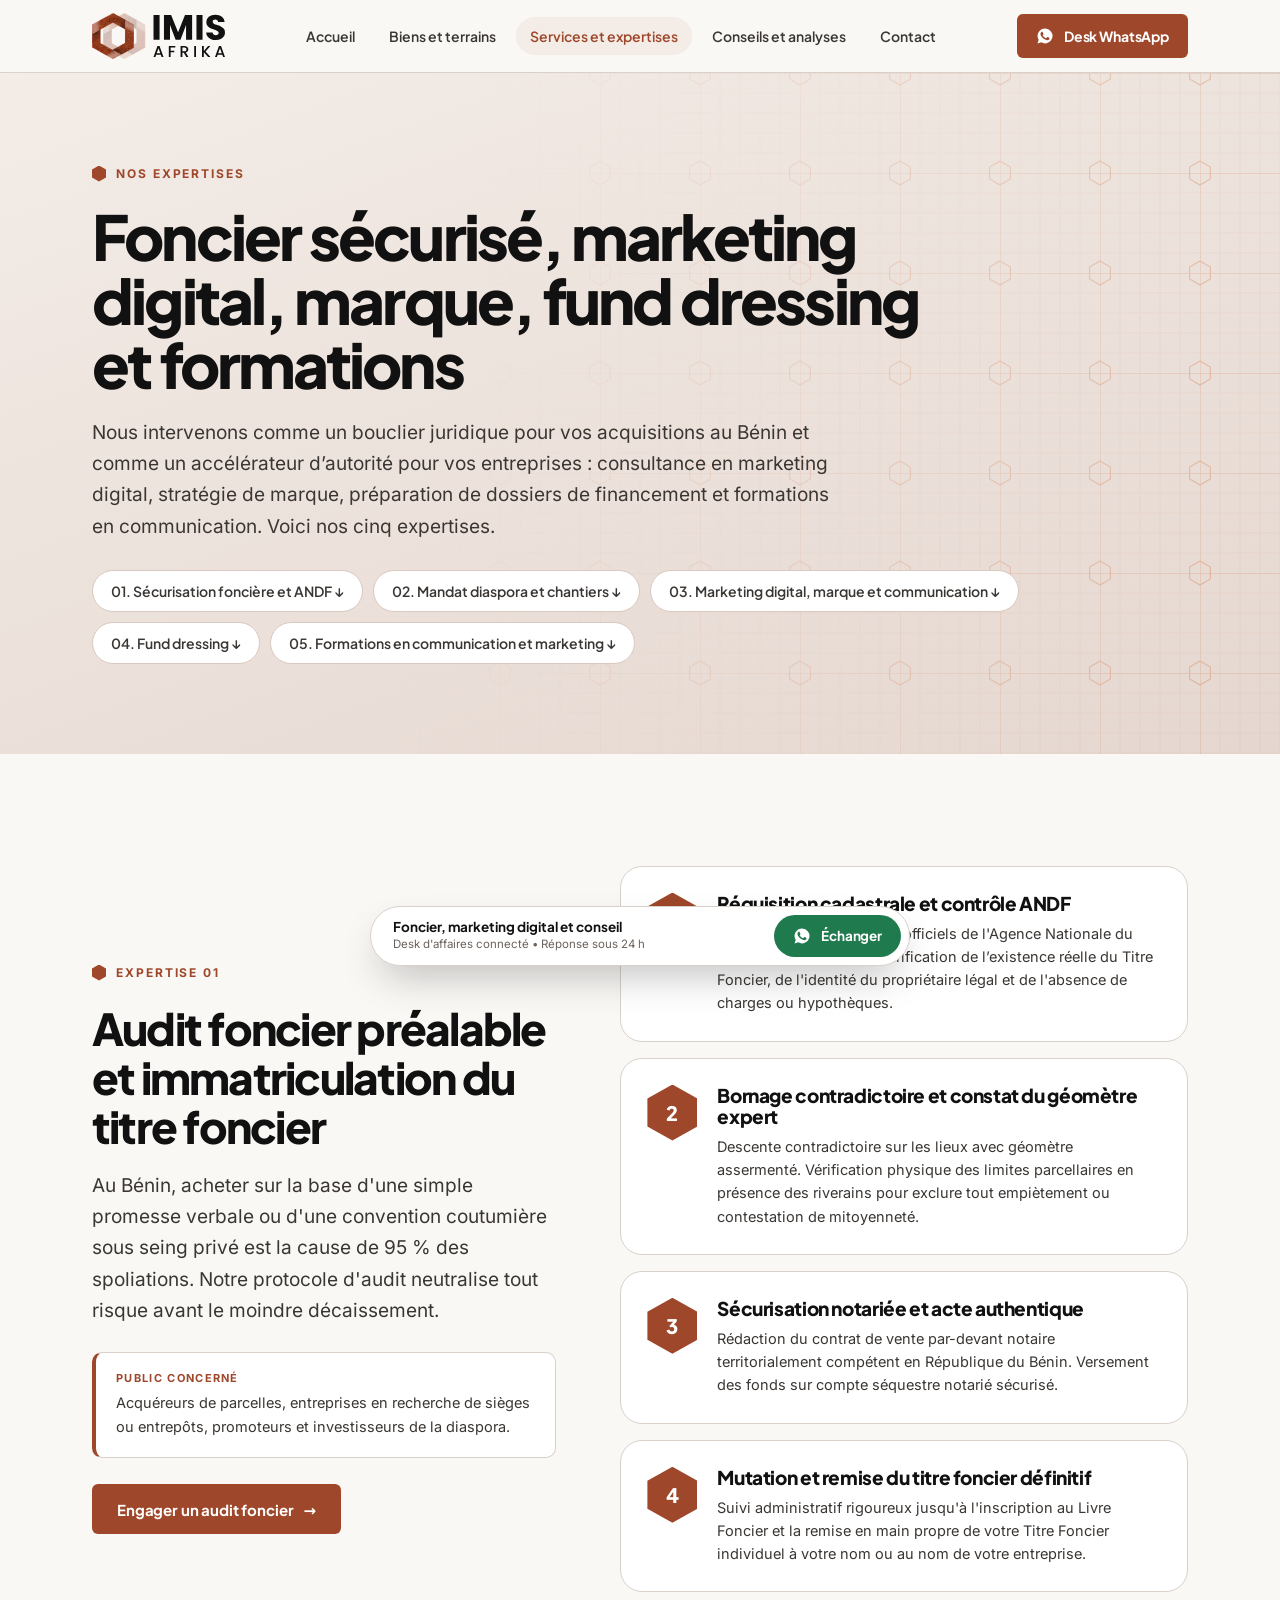
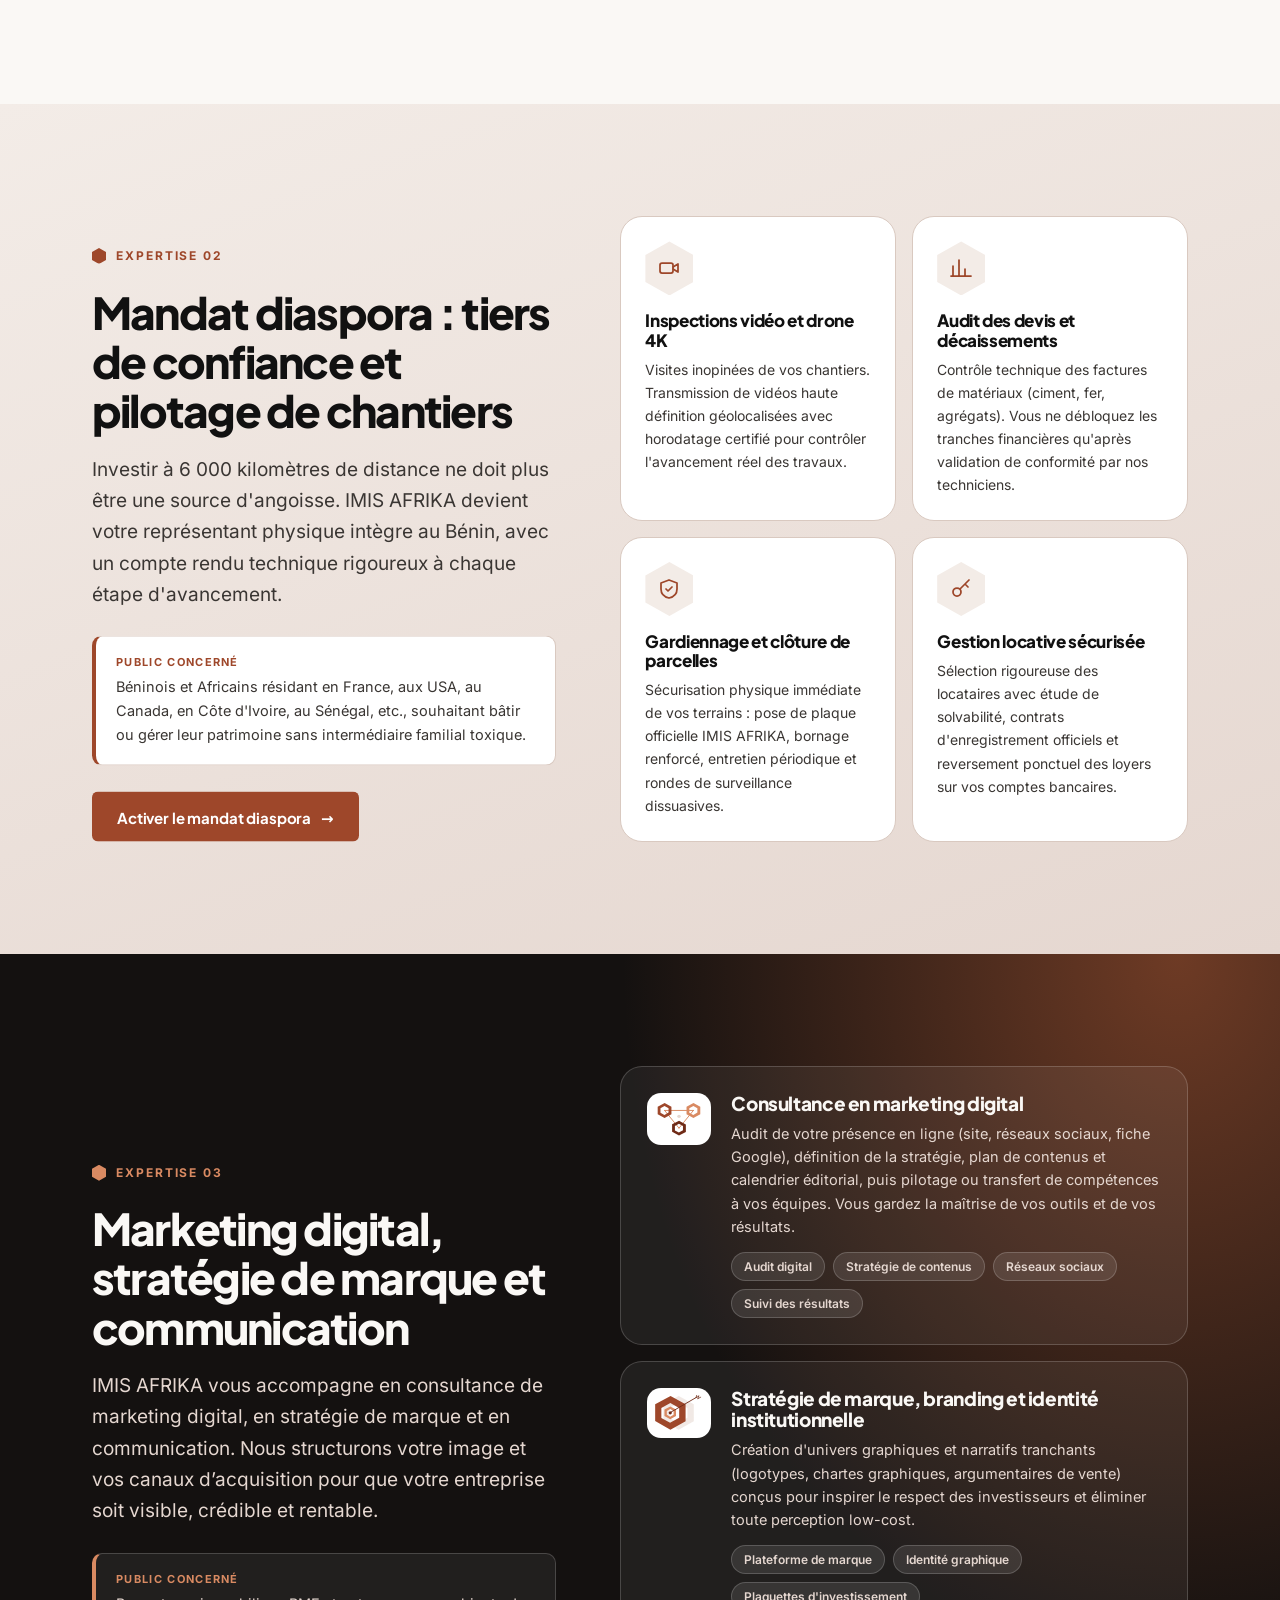
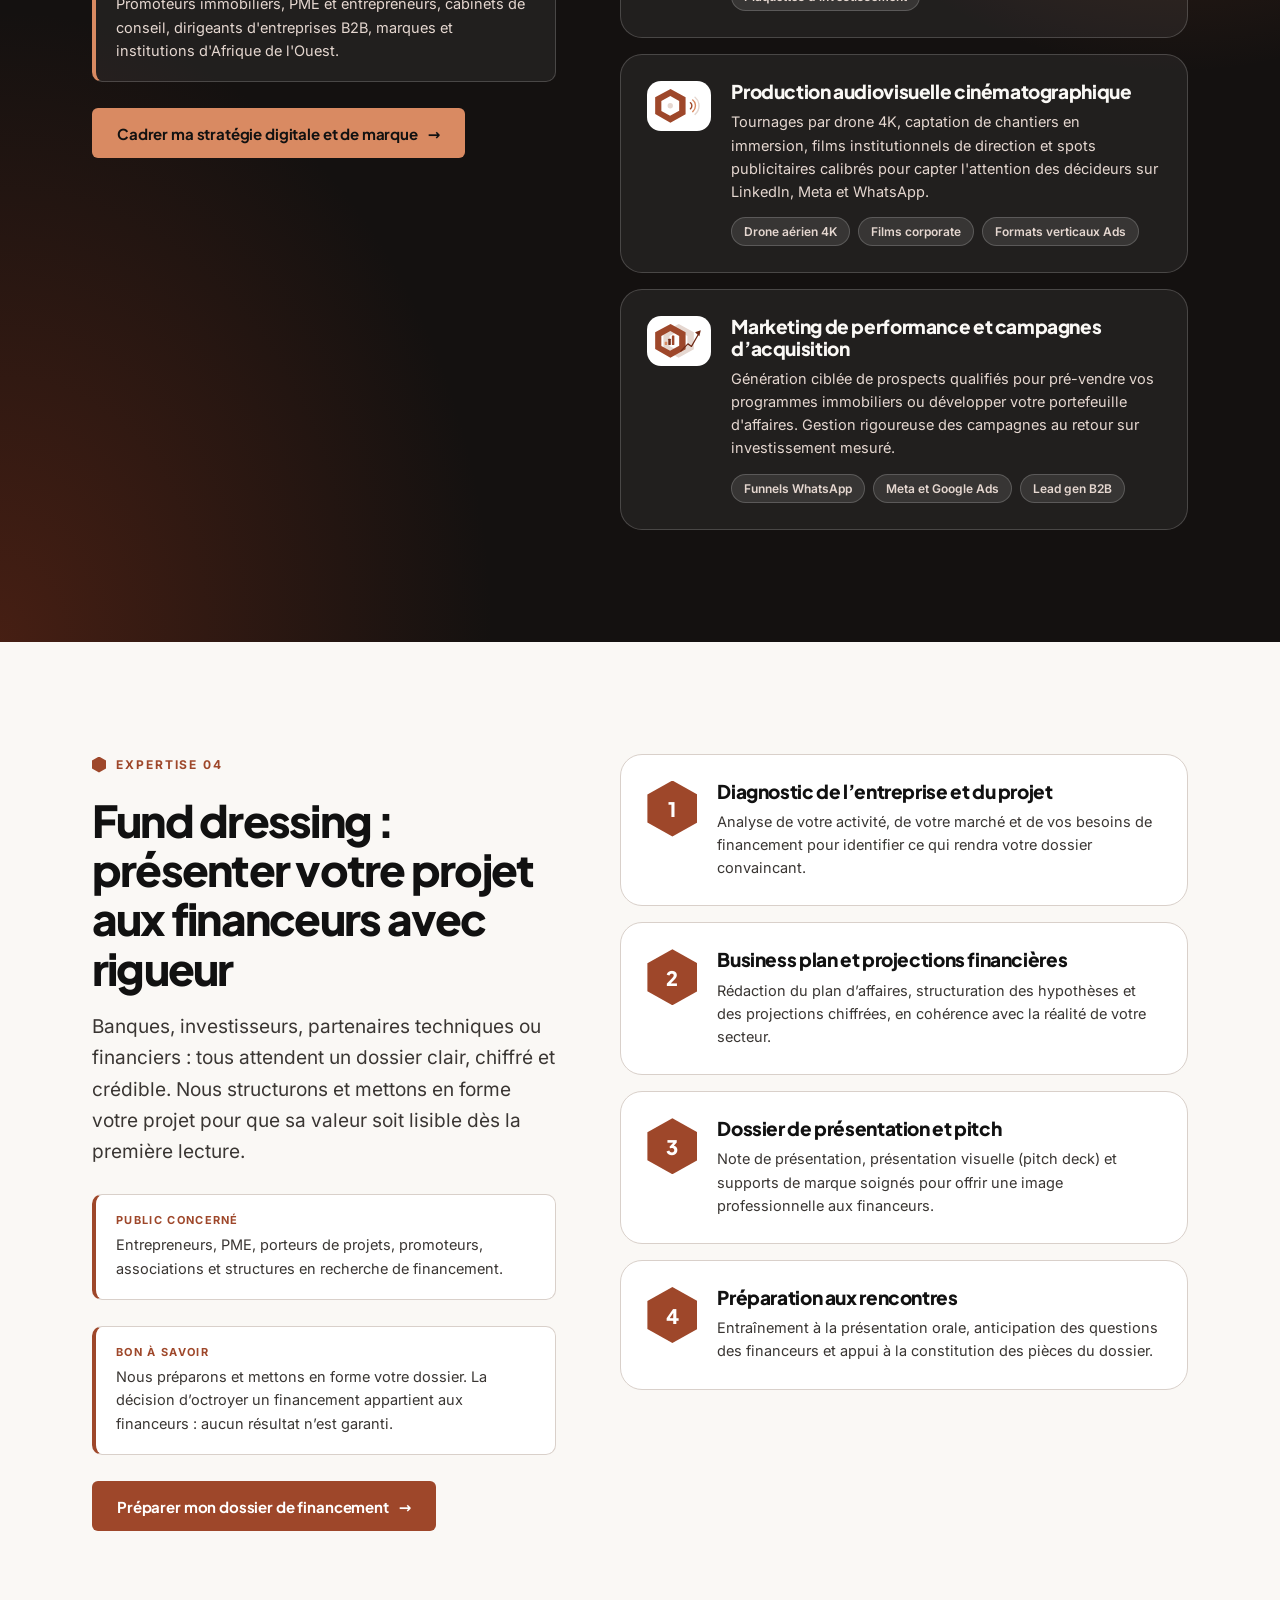
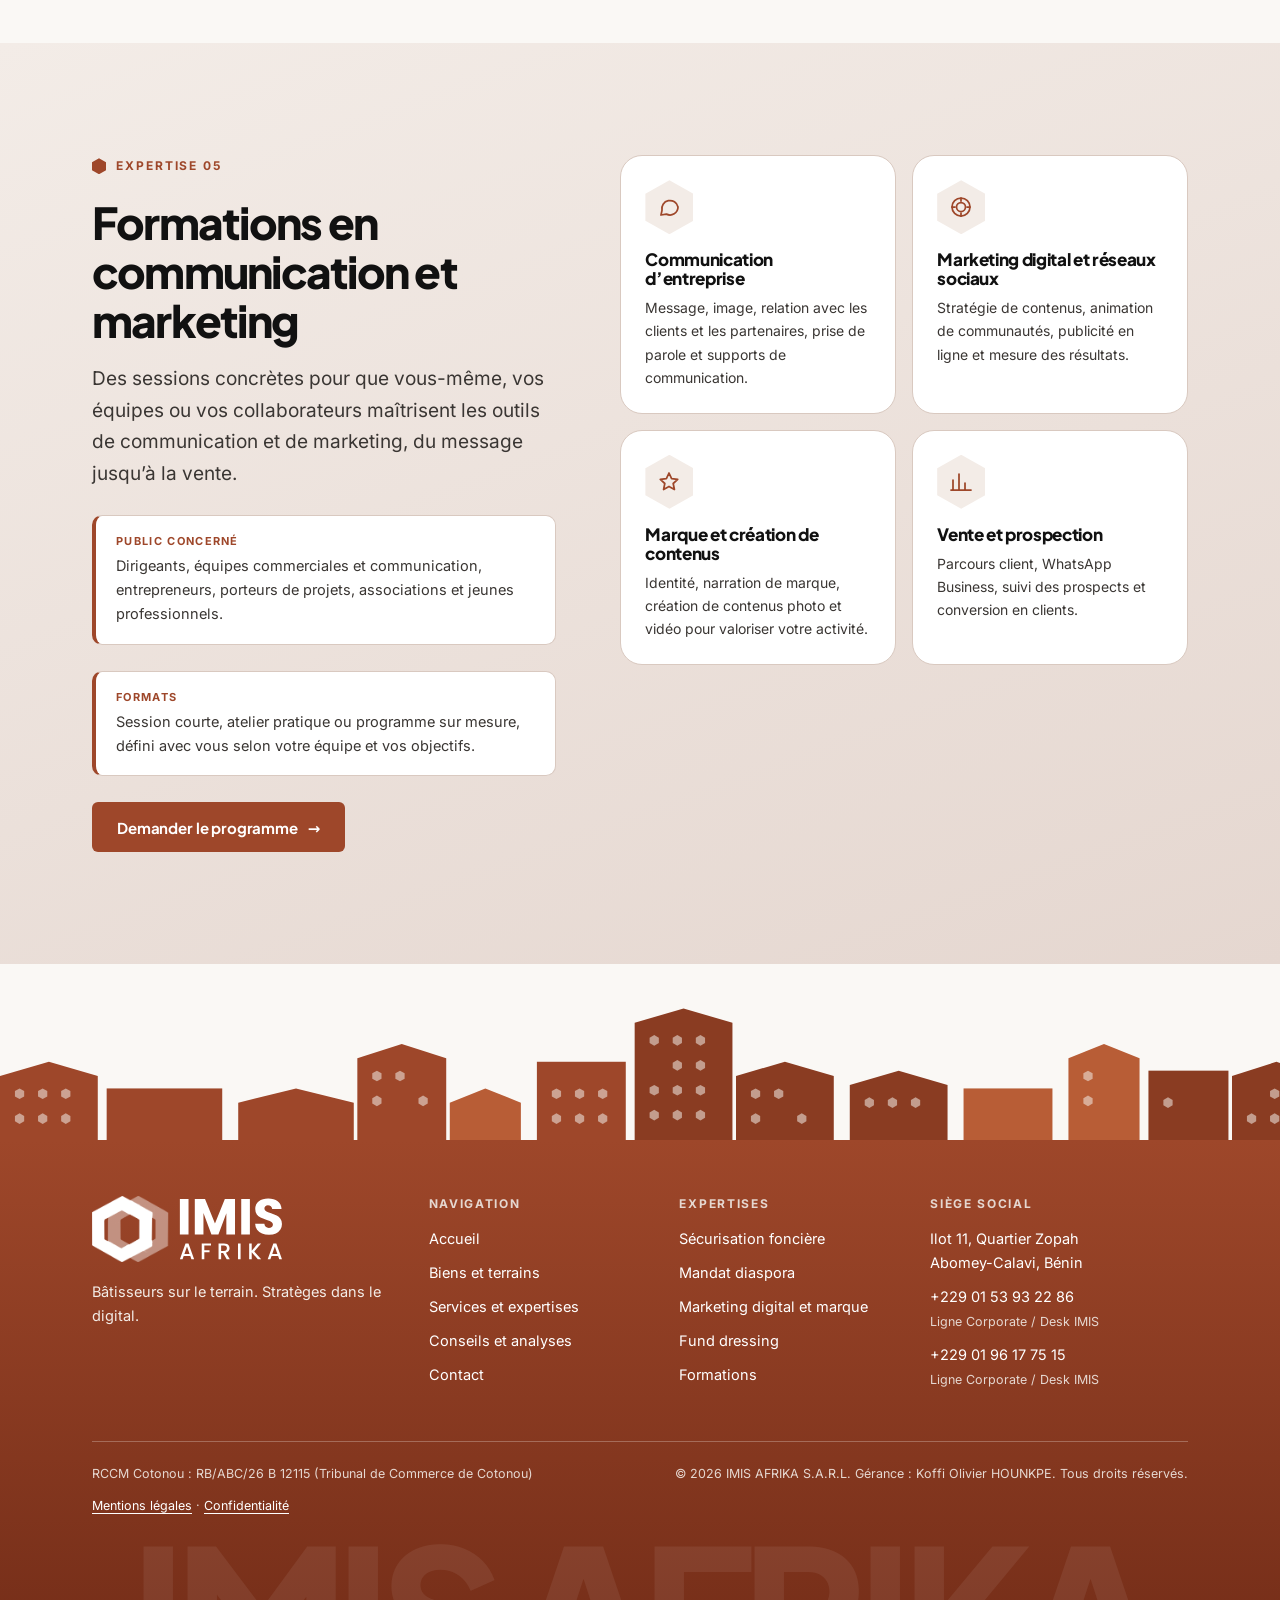
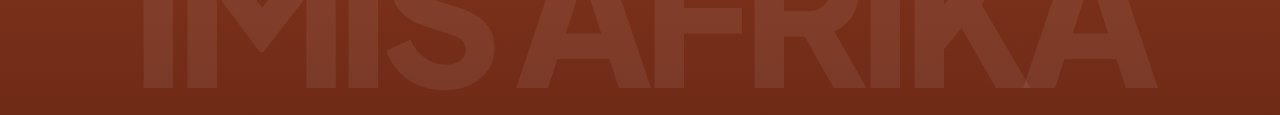
<file: services.html>
<!DOCTYPE html>
<html lang="fr">
<head>
<meta charset="UTF-8">
<meta name="viewport" content="width=device-width, initial-scale=1, viewport-fit=cover">
<title>Services : foncier, marketing digital, marque, fund dressing et formations | IMIS AFRIKA</title>
<meta name="description" content="Audit foncier ANDF, mandat diaspora, consultance en marketing digital, stratégie de marque, fund dressing et formations en communication et marketing au Bénin.">
<meta name="robots" content="index, follow, max-image-preview:large, max-snippet:-1">
<meta name="author" content="IMIS AFRIKA S.A.R.L.">
<meta name="theme-color" content="#F3ECE7">
<link rel="canonical" href="https://simplixtechgroup-cmyk.github.io/imisafrika/services.html">
<link rel="alternate" hreflang="fr" href="https://simplixtechgroup-cmyk.github.io/imisafrika/services.html"><link rel="alternate" hreflang="x-default" href="https://simplixtechgroup-cmyk.github.io/imisafrika/services.html">
<meta name="geo.region" content="BJ-AQ"><meta name="geo.placename" content="Abomey-Calavi, Quartier Zopah"><meta name="geo.position" content="6.4485;2.3557"><meta name="ICBM" content="6.4485, 2.3557">
<meta property="og:type" content="website"><meta property="og:locale" content="fr_FR"><meta property="og:site_name" content="IMIS AFRIKA S.A.R.L.">
<meta property="og:title" content="Services foncier, marketing digital et marque | IMIS AFRIKA"><meta property="og:description" content="Audit foncier ANDF, mandat diaspora, marketing digital, stratégie de marque, fund dressing et formations."><meta property="og:url" content="https://simplixtechgroup-cmyk.github.io/imisafrika/services.html"><meta property="og:image" content="https://simplixtechgroup-cmyk.github.io/imisafrika/assets/img/og/og-services.png"><meta property="og:image:secure_url" content="https://simplixtechgroup-cmyk.github.io/imisafrika/assets/img/og/og-services.png"><meta property="og:image:type" content="image/png"><meta property="og:image:width" content="1200"><meta property="og:image:height" content="630"><meta property="og:image:alt" content="IMIS AFRIKA, services : sécurisation foncière, mandats diaspora et stratégie de marque">
<meta name="twitter:card" content="summary_large_image"><meta name="twitter:title" content="Services foncier, marketing digital et marque | IMIS AFRIKA"><meta name="twitter:description" content="Audit foncier ANDF, mandat diaspora, marketing digital, stratégie de marque, fund dressing et formations."><meta name="twitter:image" content="https://simplixtechgroup-cmyk.github.io/imisafrika/assets/img/og/og-services.png"><meta name="twitter:image:alt" content="IMIS AFRIKA, services : sécurisation foncière, mandats diaspora et stratégie de marque">


<link rel="icon" href="favicon.ico" sizes="48x48">
<link rel="icon" href="assets/img/icons/favicon.svg" type="image/svg+xml">
<link rel="icon" type="image/png" sizes="32x32" href="assets/img/icons/favicon-32.png">
<link rel="apple-touch-icon" sizes="180x180" href="apple-touch-icon.png">
<link rel="mask-icon" href="assets/img/icons/safari-pinned-tab.svg" color="#9E472A">
<link rel="manifest" href="site.webmanifest">
<meta name="application-name" content="IMIS AFRIKA"><meta name="apple-mobile-web-app-title" content="IMIS AFRIKA">
<meta name="msapplication-TileColor" content="#9E472A"><meta name="msapplication-config" content="browserconfig.xml">
<meta name="color-scheme" content="light"><meta name="referrer" content="strict-origin-when-cross-origin">
<meta http-equiv="Content-Security-Policy" content="default-src 'self'; script-src 'self' 'sha256-Du+OJKJSbdUgz5nrHeWWINvez6XKDDU/tyj/5c2uvwo='; style-src 'self' 'unsafe-inline'; img-src 'self' data:; font-src 'self'; media-src 'self'; connect-src 'self'; object-src 'none'; base-uri 'self'; form-action 'self' https://wa.me">
<link rel="preload" href="assets/fonts/plus-jakarta-sans-latin-wght-normal.woff2" as="font" type="font/woff2" crossorigin>
<link rel="preload" href="assets/fonts/inter-latin-wght-normal.woff2" as="font" type="font/woff2" crossorigin>
<link rel="stylesheet" href="css/style.css">
<script>document.documentElement.classList.add('js')</script>
<script type="application/ld+json">
{
 "@context": "https://schema.org",
 "@graph": [
  {
   "@type": "BreadcrumbList",
   "@id": "https://simplixtechgroup-cmyk.github.io/imisafrika/services.html#breadcrumb",
   "itemListElement": [
    {
     "@type": "ListItem",
     "position": 1,
     "name": "Accueil",
     "item": "https://simplixtechgroup-cmyk.github.io/imisafrika/"
    },
    {
     "@type": "ListItem",
     "position": 2,
     "name": "Services et expertises",
     "item": "https://simplixtechgroup-cmyk.github.io/imisafrika/services.html"
    }
   ]
  },
  {
   "@type": "WebPage",
   "@id": "https://simplixtechgroup-cmyk.github.io/imisafrika/services.html#webpage",
   "url": "https://simplixtechgroup-cmyk.github.io/imisafrika/services.html",
   "inLanguage": "fr",
   "isPartOf": {
    "@id": "https://simplixtechgroup-cmyk.github.io/imisafrika/#website"
   },
   "publisher": {
    "@id": "https://simplixtechgroup-cmyk.github.io/imisafrika/#organization"
   },
   "name": "Services : foncier, marketing digital, marque, fund dressing et formations | IMIS AFRIKA",
   "about": [
    {
     "@type": "Service",
     "name": "Sécurisation foncière et audit juridique",
     "provider": {
      "@id": "https://simplixtechgroup-cmyk.github.io/imisafrika/#organization"
     }
    },
    {
     "@type": "Service",
     "name": "Mandat diaspora : supervision de chantier",
     "provider": {
      "@id": "https://simplixtechgroup-cmyk.github.io/imisafrika/#organization"
     }
    },
    {
     "@type": "Service",
     "name": "Stratégie de marque et communication digitale",
     "provider": {
      "@id": "https://simplixtechgroup-cmyk.github.io/imisafrika/#organization"
     }
    }
   ]
  }
 ]
}
</script>
</head>
<body>
<a class="skip" href="#contenu">Aller au contenu</a>
<header class="navbar"><div class="container nav-in">
  <a class="brand" href="index.html" aria-label="IMIS AFRIKA S.A.R.L., accueil"><img src="assets/img/logo/imis-afrika.svg" alt="IMIS AFRIKA S.A.R.L." width="165" height="46"></a>
  <nav aria-label="Navigation principale"><ul class="nav-menu"><li><a class="nav-link" href="index.html">Accueil</a></li><li><a class="nav-link" href="biens-terrains.html">Biens et terrains</a></li><li><a class="nav-link active" href="services.html" aria-current="page">Services et expertises</a></li><li><a class="nav-link" href="conseils.html">Conseils et analyses</a></li><li><a class="nav-link" href="contact.html">Contact</a></li></ul></nav>
  <div class="nav-cta"><a class="btn p" href="https://wa.me/2290153932286?text=Bonjour%20la%20Direction%20IMIS%20AFRIKA%2C%20je%20souhaite%20un%20renseignement%20sur%20vos%20opportunit%C3%A9s." target="_blank" rel="noopener noreferrer"><svg viewBox="0 0 24 24" fill="currentColor" aria-hidden="true"><path d="M12.04 2a9.9 9.9 0 0 0-8.4 15.1L2 22l5-1.6A9.9 9.9 0 1 0 12.04 2zm5.8 14.1c-.25.7-1.45 1.35-2 1.4-.5.05-1.15.07-1.85-.12a17 17 0 0 1-1.7-.63c-3-1.3-4.95-4.3-5.1-4.5-.15-.2-1.2-1.6-1.2-3s.75-2.1 1-2.4c.27-.3.6-.37.8-.37h.55c.18 0 .42-.07.65.5.25.6.85 2.1.92 2.25.07.15.12.32.02.52-.1.2-.15.32-.3.5-.15.17-.32.38-.45.5-.15.15-.3.3-.13.6.17.3.77 1.27 1.65 2.05 1.12 1 2.07 1.3 2.37 1.45.3.15.47.12.65-.07.17-.2.75-.87.95-1.17.2-.3.4-.25.67-.15.27.1 1.72.82 2.02.97.3.15.5.22.57.35.07.12.07.72-.18 1.4z"/></svg><span>Desk WhatsApp</span></a>
  <button class="burger" aria-label="Ouvrir le menu" aria-expanded="false" aria-controls="drawer"><span><i></i><i></i><i></i></span></button></div>
</div></header>
<div class="drawer" id="drawer"><a class="nav-link" href="index.html">Accueil</a><a class="nav-link" href="biens-terrains.html">Biens et terrains</a><a class="nav-link active" href="services.html">Services et expertises</a><a class="nav-link" href="conseils.html">Conseils et analyses</a><a class="nav-link" href="contact.html">Contact</a><a class="btn p" href="https://wa.me/2290153932286?text=Bonjour%20la%20Direction%20IMIS%20AFRIKA%2C%20je%20souhaite%20un%20renseignement%20sur%20vos%20opportunit%C3%A9s." target="_blank" rel="noopener noreferrer"><svg viewBox="0 0 24 24" fill="currentColor" aria-hidden="true"><path d="M12.04 2a9.9 9.9 0 0 0-8.4 15.1L2 22l5-1.6A9.9 9.9 0 1 0 12.04 2zm5.8 14.1c-.25.7-1.45 1.35-2 1.4-.5.05-1.15.07-1.85-.12a17 17 0 0 1-1.7-.63c-3-1.3-4.95-4.3-5.1-4.5-.15-.2-1.2-1.6-1.2-3s.75-2.1 1-2.4c.27-.3.6-.37.8-.37h.55c.18 0 .42-.07.65.5.25.6.85 2.1.92 2.25.07.15.12.32.02.52-.1.2-.15.32-.3.5-.15.17-.32.38-.45.5-.15.15-.3.3-.13.6.17.3.77 1.27 1.65 2.05 1.12 1 2.07 1.3 2.37 1.45.3.15.47.12.65-.07.17-.2.75-.87.95-1.17.2-.3.4-.25.67-.15.27.1 1.72.82 2.02.97.3.15.5.22.57.35.07.12.07.72-.18 1.4z"/></svg><span>Contacter le Desk WhatsApp</span></a></div>
<main id="contenu">

<section class="page-head t-plan amb-sable"><div class="container">
  <span class="lbl">Nos expertises</span>
  <h1>Foncier sécurisé, marketing digital, marque, fund dressing et formations</h1>
  <p class="lead">Nous intervenons comme un bouclier juridique pour vos acquisitions au Bénin et comme un accélérateur d’autorité pour vos entreprises : consultance en marketing digital, stratégie de marque, préparation de dossiers de financement et formations en communication. Voici nos cinq expertises.</p>
  <div class="pills"><a class="pill-link" href="#foncier">01. Sécurisation foncière et ANDF ↓</a><a class="pill-link" href="#diaspora">02. Mandat diaspora et chantiers ↓</a><a class="pill-link" href="#communication">03. Marketing digital, marque et communication ↓</a><a class="pill-link" href="#fund-dressing">04. Fund dressing ↓</a><a class="pill-link" href="#formation">05. Formations en communication et marketing ↓</a></div>
</div></section>

<section id="foncier" class="section amb-albatre"><div class="container"><div class="svc">
  <div class="svc-meta"><span class="lbl">Expertise 01</span><h2>Audit foncier préalable et immatriculation du titre foncier</h2>
  <p class="lead">Au Bénin, acheter sur la base d'une simple promesse verbale ou d'une convention coutumière sous seing privé est la cause de 95 % des spoliations. Notre protocole d'audit neutralise tout risque avant le moindre décaissement.</p>
  <div class="target"><b>Public concerné</b><p>Acquéreurs de parcelles, entreprises en recherche de sièges ou entrepôts, promoteurs et investisseurs de la diaspora.</p></div>
  <a class="btn p" href="https://wa.me/2290153932286?text=Bonjour%20la%20Direction%20IMIS%20AFRIKA%2C%20je%20souhaite%20engager%20un%20audit%20juridique%20sur%20une%20parcelle." target="_blank" rel="noopener noreferrer"><span>Engager un audit foncier</span><span class="arr">→</span></a></div>
  <div class="stack"><div class="sc rv"><span class="n">1</span><div><h3>Réquisition cadastrale et contrôle ANDF</h3><p>Interrogation des registres officiels de l'Agence Nationale du Domaine et du Foncier. Vérification de l’existence réelle du Titre Foncier, de l'identité du propriétaire légal et de l'absence de charges ou hypothèques.</p></div></div><div class="sc rv"><span class="n">2</span><div><h3>Bornage contradictoire et constat du géomètre expert</h3><p>Descente contradictoire sur les lieux avec géomètre assermenté. Vérification physique des limites parcellaires en présence des riverains pour exclure tout empiètement ou contestation de mitoyenneté.</p></div></div><div class="sc rv"><span class="n">3</span><div><h3>Sécurisation notariée et acte authentique</h3><p>Rédaction du contrat de vente par-devant notaire territorialement compétent en République du Bénin. Versement des fonds sur compte séquestre notarié sécurisé.</p></div></div><div class="sc rv"><span class="n">4</span><div><h3>Mutation et remise du titre foncier définitif</h3><p>Suivi administratif rigoureux jusqu'à l'inscription au Livre Foncier et la remise en main propre de votre Titre Foncier individuel à votre nom ou au nom de votre entreprise.</p></div></div></div>
</div></div></section>

<section id="diaspora" class="section amb-sable"><div class="container"><div class="svc">
  <div class="svc-meta"><span class="lbl">Expertise 02</span><h2>Mandat diaspora : tiers de confiance et pilotage de chantiers</h2>
  <p class="lead">Investir à 6 000 kilomètres de distance ne doit plus être une source d'angoisse. IMIS AFRIKA devient votre représentant physique intègre au Bénin, avec un compte rendu technique rigoureux à chaque étape d'avancement.</p>
  <div class="target"><b>Public concerné</b><p>Béninois et Africains résidant en France, aux USA, au Canada, en Côte d'Ivoire, au Sénégal, etc., souhaitant bâtir ou gérer leur patrimoine sans intermédiaire familial toxique.</p></div>
  <a class="btn p" href="https://wa.me/2290153932286?text=Bonjour%20la%20Direction%20IMIS%20AFRIKA%2C%20je%20r%C3%A9side%20%C3%A0%20l'%C3%A9tranger%20et%20je%20souhaite%20un%20mandat%20de%20suivi%20de%20chantier%20ou%20de%20gestion." target="_blank" rel="noopener noreferrer"><span>Activer le mandat diaspora</span><span class="arr">→</span></a></div>
  <div class="grid-2"><div class="sub rv"><div class="hx"><svg viewBox="0 0 24 24" aria-hidden="true"><rect x="3" y="7" width="13" height="10" rx="2"/><path d="m16 11 5-3v8l-5-3"/></svg></div><h3>Inspections vidéo et drone 4K</h3><p>Visites inopinées de vos chantiers. Transmission de vidéos haute définition géolocalisées avec horodatage certifié pour contrôler l'avancement réel des travaux.</p></div><div class="sub rv"><div class="hx"><svg viewBox="0 0 24 24" aria-hidden="true"><path d="M4 20V10M10 20V4M16 20v-7M22 20H2"/></svg></div><h3>Audit des devis et décaissements</h3><p>Contrôle technique des factures de matériaux (ciment, fer, agrégats). Vous ne débloquez les tranches financières qu'après validation de conformité par nos techniciens.</p></div><div class="sub rv"><div class="hx"><svg viewBox="0 0 24 24" aria-hidden="true"><path d="M12 3 4 6v6c0 5 3.5 8 8 9 4.5-1 8-4 8-9V6z"/><path d="m9 12 2 2 4-4"/></svg></div><h3>Gardiennage et clôture de parcelles</h3><p>Sécurisation physique immédiate de vos terrains : pose de plaque officielle IMIS AFRIKA, bornage renforcé, entretien périodique et rondes de surveillance dissuasives.</p></div><div class="sub rv"><div class="hx"><svg viewBox="0 0 24 24" aria-hidden="true"><circle cx="8" cy="15" r="4"/><path d="m11 12 9-9M16 7l3 3"/></svg></div><h3>Gestion locative sécurisée</h3><p>Sélection rigoureuse des locataires avec étude de solvabilité, contrats d'enregistrement officiels et reversement ponctuel des loyers sur vos comptes bancaires.</p></div></div>
</div></div></section>

<section id="communication" class="section amb-onyx"><div class="container"><div class="svc">
  <div class="svc-meta"><span class="lbl">Expertise 03</span><h2>Marketing digital, stratégie de marque et communication</h2>
  <p class="lead">IMIS AFRIKA vous accompagne en consultance de marketing digital, en stratégie de marque et en communication. Nous structurons votre image et vos canaux d’acquisition pour que votre entreprise soit visible, crédible et rentable.</p>
  <div class="target"><b>Public concerné</b><p>Promoteurs immobiliers, PME et entrepreneurs, cabinets de conseil, dirigeants d'entreprises B2B, marques et institutions d'Afrique de l'Ouest.</p></div>
  <a class="btn p" href="https://wa.me/2290153932286?text=Bonjour%20la%20Direction%20IMIS%20AFRIKA%2C%20je%20souhaite%20un%20accompagnement%20en%20consultance%20de%20marketing%20digital%2C%20en%20branding%20ou%20en%20communication." target="_blank" rel="noopener noreferrer"><span>Cadrer ma stratégie digitale et de marque</span><span class="arr">→</span></a></div>
  <div class="stack"><div class="sc rv"><img class="ico" src="assets/img/motifs/derive_reseau.svg" alt="" loading="lazy"><div><h3>Consultance en marketing digital</h3><p>Audit de votre présence en ligne (site, réseaux sociaux, fiche Google), définition de la stratégie, plan de contenus et calendrier éditorial, puis pilotage ou transfert de compétences à vos équipes. Vous gardez la maîtrise de vos outils et de vos résultats.</p><div class="tags"><span class=tag>Audit digital</span><span class=tag>Stratégie de contenus</span><span class=tag>Réseaux sociaux</span><span class=tag>Suivi des résultats</span></div></div></div><div class="sc rv"><img class="ico" src="assets/img/motifs/derive_ciblage.svg" alt="" loading="lazy"><div><h3>Stratégie de marque, branding et identité institutionnelle</h3><p>Création d'univers graphiques et narratifs tranchants (logotypes, chartes graphiques, argumentaires de vente) conçus pour inspirer le respect des investisseurs et éliminer toute perception low-cost.</p><div class="tags"><span class=tag>Plateforme de marque</span><span class=tag>Identité graphique</span><span class=tag>Plaquettes d'investissement</span></div></div></div><div class="sc rv"><img class="ico" src="assets/img/motifs/derive_diffusion.svg" alt="" loading="lazy"><div><h3>Production audiovisuelle cinématographique</h3><p>Tournages par drone 4K, captation de chantiers en immersion, films institutionnels de direction et spots publicitaires calibrés pour capter l'attention des décideurs sur LinkedIn, Meta et WhatsApp.</p><div class="tags"><span class=tag>Drone aérien 4K</span><span class=tag>Films corporate</span><span class=tag>Formats verticaux Ads</span></div></div></div><div class="sc rv"><img class="ico" src="assets/img/motifs/derive_croissance.svg" alt="" loading="lazy"><div><h3>Marketing de performance et campagnes d’acquisition</h3><p>Génération ciblée de prospects qualifiés pour pré-vendre vos programmes immobiliers ou développer votre portefeuille d'affaires. Gestion rigoureuse des campagnes au retour sur investissement mesuré.</p><div class="tags"><span class=tag>Funnels WhatsApp</span><span class=tag>Meta et Google Ads</span><span class=tag>Lead gen B2B</span></div></div></div></div>
</div></div></section>

<section id="fund-dressing" class="section amb-albatre"><div class="container"><div class="svc">
  <div class="svc-meta"><span class="lbl">Expertise 04</span><h2>Fund dressing : présenter votre projet aux financeurs avec rigueur</h2>
  <p class="lead">Banques, investisseurs, partenaires techniques ou financiers : tous attendent un dossier clair, chiffré et crédible. Nous structurons et mettons en forme votre projet pour que sa valeur soit lisible dès la première lecture.</p>
  <div class="target"><b>Public concerné</b><p>Entrepreneurs, PME, porteurs de projets, promoteurs, associations et structures en recherche de financement.</p></div>
  <div class="target"><b>Bon à savoir</b><p>Nous préparons et mettons en forme votre dossier. La décision d’octroyer un financement appartient aux financeurs : aucun résultat n’est garanti.</p></div>
  <a class="btn p" href="https://wa.me/2290153932286?text=Bonjour%20la%20Direction%20IMIS%20AFRIKA%2C%20je%20souhaite%20%C3%AAtre%20accompagn%C3%A9%20pour%20pr%C3%A9parer%20le%20dossier%20de%20financement%20de%20mon%20entreprise%20ou%20de%20mon%20projet%20%28fund%20dressing%29." target="_blank" rel="noopener noreferrer"><span>Préparer mon dossier de financement</span><span class="arr">→</span></a></div>
  <div class="stack"><div class="sc rv"><span class="n">1</span><div><h3>Diagnostic de l’entreprise et du projet</h3><p>Analyse de votre activité, de votre marché et de vos besoins de financement pour identifier ce qui rendra votre dossier convaincant.</p></div></div><div class="sc rv"><span class="n">2</span><div><h3>Business plan et projections financières</h3><p>Rédaction du plan d’affaires, structuration des hypothèses et des projections chiffrées, en cohérence avec la réalité de votre secteur.</p></div></div><div class="sc rv"><span class="n">3</span><div><h3>Dossier de présentation et pitch</h3><p>Note de présentation, présentation visuelle (pitch deck) et supports de marque soignés pour offrir une image professionnelle aux financeurs.</p></div></div><div class="sc rv"><span class="n">4</span><div><h3>Préparation aux rencontres</h3><p>Entraînement à la présentation orale, anticipation des questions des financeurs et appui à la constitution des pièces du dossier.</p></div></div></div>
</div></div></section>

<section id="formation" class="section amb-sable"><div class="container"><div class="svc">
  <div class="svc-meta"><span class="lbl">Expertise 05</span><h2>Formations en communication et marketing</h2>
  <p class="lead">Des sessions concrètes pour que vous-même, vos équipes ou vos collaborateurs maîtrisent les outils de communication et de marketing, du message jusqu’à la vente.</p>
  <div class="target"><b>Public concerné</b><p>Dirigeants, équipes commerciales et communication, entrepreneurs, porteurs de projets, associations et jeunes professionnels.</p></div>
  <div class="target"><b>Formats</b><p>Session courte, atelier pratique ou programme sur mesure, défini avec vous selon votre équipe et vos objectifs.</p></div>
  <a class="btn p" href="https://wa.me/2290153932286?text=Bonjour%20la%20Direction%20IMIS%20AFRIKA%2C%20je%20souhaite%20recevoir%20le%20programme%20et%20les%20conditions%20de%20vos%20formations%20en%20communication%20et%20marketing." target="_blank" rel="noopener noreferrer"><span>Demander le programme</span><span class="arr">→</span></a></div>
  <div class="grid-2"><div class="sub rv"><div class="hx"><svg viewBox="0 0 24 24" aria-hidden="true"><path d="M21 12a8 8 0 0 1-11.6 7.1L4 20l1-4.6A8 8 0 1 1 21 12z"/></svg></div><h3>Communication d’entreprise</h3><p>Message, image, relation avec les clients et les partenaires, prise de parole et supports de communication.</p></div><div class="sub rv"><div class="hx"><svg viewBox="0 0 24 24" aria-hidden="true"><circle cx="12" cy="12" r="9"/><circle cx="12" cy="12" r="4.5"/><path d="M12 3v3M12 18v3M3 12h3M18 12h3"/></svg></div><h3>Marketing digital et réseaux sociaux</h3><p>Stratégie de contenus, animation de communautés, publicité en ligne et mesure des résultats.</p></div><div class="sub rv"><div class="hx"><svg viewBox="0 0 24 24" aria-hidden="true"><path d="M12 3l2.6 5.6 6.1.7-4.5 4.2 1.2 6L12 16.5 6.6 19.5l1.2-6L3.3 9.3l6.1-.7z"/></svg></div><h3>Marque et création de contenus</h3><p>Identité, narration de marque, création de contenus photo et vidéo pour valoriser votre activité.</p></div><div class="sub rv"><div class="hx"><svg viewBox="0 0 24 24" aria-hidden="true"><path d="M4 20V10M10 20V4M16 20v-7M22 20H2"/></svg></div><h3>Vente et prospection</h3><p>Parcours client, WhatsApp Business, suivi des prospects et conversion en clients.</p></div></div>
</div></div></section>

</main>
<svg class="skyline" viewBox="0 0 1440 200" preserveAspectRatio="xMidYMax slice" aria-hidden="true"><path d="M0 200V126L55.0 110L110 126V200z" fill="#9E472A"/><rect x="120" y="140" width="130" height="60" fill="#9E472A"/><path d="M268 200V156L333.0 140L398 156V200z" fill="#9E472A"/><path d="M402 200V106L452.0 90L502 106V200z" fill="#9E472A"/><path d="M506 200V156L546.0 140L586 156V200z" fill="#B85D36"/><rect x="604" y="110" width="100" height="90" fill="#9E472A"/><path d="M714 200V66L769.0 50L824 66V200z" fill="#8A3C22"/><path d="M828 200V126L883.0 110L938 126V200z" fill="#8A3C22"/><path d="M956 200V136L1011.0 120L1066 136V200z" fill="#8A3C22"/><rect x="1084" y="140" width="100" height="60" fill="#B85D36"/><path d="M1202 200V106L1242.0 90L1282 106V200z" fill="#B85D36"/><rect x="1292" y="120" width="90" height="80" fill="#8A3C22"/><path d="M1386 200V126L1436.0 110L1486 126V200z" fill="#8A3C22"/><polygon points="22.0,140.0 27.2,143.0 27.2,149.0 22.0,152.0 16.8,149.0 16.8,143.0" fill="#F3ECE7" opacity=".55"/><polygon points="48.0,140.0 53.2,143.0 53.2,149.0 48.0,152.0 42.8,149.0 42.8,143.0" fill="#F3ECE7" opacity=".55"/><polygon points="74.0,140.0 79.2,143.0 79.2,149.0 74.0,152.0 68.8,149.0 68.8,143.0" fill="#F3ECE7" opacity=".55"/><polygon points="22.0,168.0 27.2,171.0 27.2,177.0 22.0,180.0 16.8,177.0 16.8,171.0" fill="#F3ECE7" opacity=".55"/><polygon points="48.0,168.0 53.2,171.0 53.2,177.0 48.0,180.0 42.8,177.0 42.8,171.0" fill="#F3ECE7" opacity=".55"/><polygon points="74.0,168.0 79.2,171.0 79.2,177.0 74.0,180.0 68.8,177.0 68.8,171.0" fill="#F3ECE7" opacity=".55"/><polygon points="424.0,120.0 429.2,123.0 429.2,129.0 424.0,132.0 418.8,129.0 418.8,123.0" fill="#F3ECE7" opacity=".55"/><polygon points="450.0,120.0 455.2,123.0 455.2,129.0 450.0,132.0 444.8,129.0 444.8,123.0" fill="#F3ECE7" opacity=".55"/><polygon points="424.0,148.0 429.2,151.0 429.2,157.0 424.0,160.0 418.8,157.0 418.8,151.0" fill="#F3ECE7" opacity=".55"/><polygon points="476.0,148.0 481.2,151.0 481.2,157.0 476.0,160.0 470.8,157.0 470.8,151.0" fill="#F3ECE7" opacity=".55"/><polygon points="626.0,140.0 631.2,143.0 631.2,149.0 626.0,152.0 620.8,149.0 620.8,143.0" fill="#F3ECE7" opacity=".55"/><polygon points="652.0,140.0 657.2,143.0 657.2,149.0 652.0,152.0 646.8,149.0 646.8,143.0" fill="#F3ECE7" opacity=".55"/><polygon points="678.0,140.0 683.2,143.0 683.2,149.0 678.0,152.0 672.8,149.0 672.8,143.0" fill="#F3ECE7" opacity=".55"/><polygon points="626.0,168.0 631.2,171.0 631.2,177.0 626.0,180.0 620.8,177.0 620.8,171.0" fill="#F3ECE7" opacity=".55"/><polygon points="652.0,168.0 657.2,171.0 657.2,177.0 652.0,180.0 646.8,177.0 646.8,171.0" fill="#F3ECE7" opacity=".55"/><polygon points="678.0,168.0 683.2,171.0 683.2,177.0 678.0,180.0 672.8,177.0 672.8,171.0" fill="#F3ECE7" opacity=".55"/><polygon points="736.0,80.0 741.2,83.0 741.2,89.0 736.0,92.0 730.8,89.0 730.8,83.0" fill="#F3ECE7" opacity=".55"/><polygon points="762.0,80.0 767.2,83.0 767.2,89.0 762.0,92.0 756.8,89.0 756.8,83.0" fill="#F3ECE7" opacity=".55"/><polygon points="788.0,80.0 793.2,83.0 793.2,89.0 788.0,92.0 782.8,89.0 782.8,83.0" fill="#F3ECE7" opacity=".55"/><polygon points="762.0,108.0 767.2,111.0 767.2,117.0 762.0,120.0 756.8,117.0 756.8,111.0" fill="#F3ECE7" opacity=".55"/><polygon points="788.0,108.0 793.2,111.0 793.2,117.0 788.0,120.0 782.8,117.0 782.8,111.0" fill="#F3ECE7" opacity=".55"/><polygon points="736.0,136.0 741.2,139.0 741.2,145.0 736.0,148.0 730.8,145.0 730.8,139.0" fill="#F3ECE7" opacity=".55"/><polygon points="762.0,136.0 767.2,139.0 767.2,145.0 762.0,148.0 756.8,145.0 756.8,139.0" fill="#F3ECE7" opacity=".55"/><polygon points="788.0,136.0 793.2,139.0 793.2,145.0 788.0,148.0 782.8,145.0 782.8,139.0" fill="#F3ECE7" opacity=".55"/><polygon points="736.0,164.0 741.2,167.0 741.2,173.0 736.0,176.0 730.8,173.0 730.8,167.0" fill="#F3ECE7" opacity=".55"/><polygon points="762.0,164.0 767.2,167.0 767.2,173.0 762.0,176.0 756.8,173.0 756.8,167.0" fill="#F3ECE7" opacity=".55"/><polygon points="788.0,164.0 793.2,167.0 793.2,173.0 788.0,176.0 782.8,173.0 782.8,167.0" fill="#F3ECE7" opacity=".55"/><polygon points="850.0,140.0 855.2,143.0 855.2,149.0 850.0,152.0 844.8,149.0 844.8,143.0" fill="#F3ECE7" opacity=".55"/><polygon points="876.0,140.0 881.2,143.0 881.2,149.0 876.0,152.0 870.8,149.0 870.8,143.0" fill="#F3ECE7" opacity=".55"/><polygon points="850.0,168.0 855.2,171.0 855.2,177.0 850.0,180.0 844.8,177.0 844.8,171.0" fill="#F3ECE7" opacity=".55"/><polygon points="902.0,168.0 907.2,171.0 907.2,177.0 902.0,180.0 896.8,177.0 896.8,171.0" fill="#F3ECE7" opacity=".55"/><polygon points="978.0,150.0 983.2,153.0 983.2,159.0 978.0,162.0 972.8,159.0 972.8,153.0" fill="#F3ECE7" opacity=".55"/><polygon points="1004.0,150.0 1009.2,153.0 1009.2,159.0 1004.0,162.0 998.8,159.0 998.8,153.0" fill="#F3ECE7" opacity=".55"/><polygon points="1030.0,150.0 1035.2,153.0 1035.2,159.0 1030.0,162.0 1024.8,159.0 1024.8,153.0" fill="#F3ECE7" opacity=".55"/><polygon points="1224.0,120.0 1229.2,123.0 1229.2,129.0 1224.0,132.0 1218.8,129.0 1218.8,123.0" fill="#F3ECE7" opacity=".55"/><polygon points="1224.0,148.0 1229.2,151.0 1229.2,157.0 1224.0,160.0 1218.8,157.0 1218.8,151.0" fill="#F3ECE7" opacity=".55"/><polygon points="1314.0,150.0 1319.2,153.0 1319.2,159.0 1314.0,162.0 1308.8,159.0 1308.8,153.0" fill="#F3ECE7" opacity=".55"/><polygon points="1434.0,140.0 1439.2,143.0 1439.2,149.0 1434.0,152.0 1428.8,149.0 1428.8,143.0" fill="#F3ECE7" opacity=".55"/><polygon points="1460.0,140.0 1465.2,143.0 1465.2,149.0 1460.0,152.0 1454.8,149.0 1454.8,143.0" fill="#F3ECE7" opacity=".55"/><polygon points="1408.0,168.0 1413.2,171.0 1413.2,177.0 1408.0,180.0 1402.8,177.0 1402.8,171.0" fill="#F3ECE7" opacity=".55"/><polygon points="1434.0,168.0 1439.2,171.0 1439.2,177.0 1434.0,180.0 1428.8,177.0 1428.8,171.0" fill="#F3ECE7" opacity=".55"/><polygon points="1460.0,168.0 1465.2,171.0 1465.2,177.0 1460.0,180.0 1454.8,177.0 1454.8,171.0" fill="#F3ECE7" opacity=".55"/></svg>
<footer class="footer amb-terre" style="background:linear-gradient(180deg,#9E472A 0%,#6F2A16 100%)">
<div class="container">
  <div class="foot-grid">
    <div><img class="fl" src="assets/img/logo/imis-afrika-blanc.svg" alt="IMIS AFRIKA S.A.R.L." width="190" height="66"><p>Bâtisseurs sur le terrain. Stratèges dans le digital.</p></div>
    <div><h4>Navigation</h4><ul><li><a href="index.html">Accueil</a></li><li><a href="biens-terrains.html">Biens et terrains</a></li><li><a href="services.html">Services et expertises</a></li><li><a href="conseils.html">Conseils et analyses</a></li><li><a href="contact.html">Contact</a></li></ul></div>
    <div><h4>Expertises</h4><ul><li><a href="services.html#foncier">Sécurisation foncière</a></li><li><a href="services.html#diaspora">Mandat diaspora</a></li><li><a href="services.html#communication">Marketing digital et marque</a></li><li><a href="services.html#fund-dressing">Fund dressing</a></li><li><a href="services.html#formation">Formations</a></li></ul></div>
    <div><h4>Siège social</h4><ul><li>Ilot 11, Quartier Zopah<br>Abomey-Calavi, Bénin</li><li><a href="tel:+2290153932286">+229 01 53 93 22 86</a><br><span style="font-size:12.5px;color:#E5D7D0">Ligne Corporate / Desk IMIS</span></li><li><a href="tel:+2290196177515">+229 01 96 17 75 15</a><br><span style="font-size:12.5px;color:#E5D7D0">Ligne Corporate / Desk IMIS</span></li></ul></div>
  </div>
  <div class="foot-legal"><span>RCCM Cotonou : RB/ABC/26 B 12115 (Tribunal de Commerce de Cotonou)</span><span>© 2026 IMIS AFRIKA S.A.R.L. Gérance : Koffi Olivier HOUNKPE. Tous droits réservés.</span><span><a href="mentions-legales.html">Mentions légales</a> · <a href="confidentialite.html">Confidentialité</a></span></div>
  <div class="foot-mark" aria-hidden="true">IMIS AFRIKA</div>
</div></footer>
<div class="pill" role="complementary" aria-label="Contact rapide"><div class="pill-in"><div><div class="pill-t">Foncier, marketing digital et conseil</div><div class="pill-s">Desk d'affaires connecté • Réponse sous 24 h</div></div>
<a class="btn wa" href="https://wa.me/2290153932286?text=Bonjour%20la%20Direction%20IMIS%20AFRIKA%2C%20je%20souhaite%20un%20%C3%A9change%20direct." target="_blank" rel="noopener noreferrer"><svg viewBox="0 0 24 24" fill="currentColor" aria-hidden="true"><path d="M12.04 2a9.9 9.9 0 0 0-8.4 15.1L2 22l5-1.6A9.9 9.9 0 1 0 12.04 2zm5.8 14.1c-.25.7-1.45 1.35-2 1.4-.5.05-1.15.07-1.85-.12a17 17 0 0 1-1.7-.63c-3-1.3-4.95-4.3-5.1-4.5-.15-.2-1.2-1.6-1.2-3s.75-2.1 1-2.4c.27-.3.6-.37.8-.37h.55c.18 0 .42-.07.65.5.25.6.85 2.1.92 2.25.07.15.12.32.02.52-.1.2-.15.32-.3.5-.15.17-.32.38-.45.5-.15.15-.3.3-.13.6.17.3.77 1.27 1.65 2.05 1.12 1 2.07 1.3 2.37 1.45.3.15.47.12.65-.07.17-.2.75-.87.95-1.17.2-.3.4-.25.67-.15.27.1 1.72.82 2.02.97.3.15.5.22.57.35.07.12.07.72-.18 1.4z"/></svg><span>Échanger</span></a></div></div>
<script src="js/main.js" defer></script>
</body>
</html>
</file>
<file: css/style.css>
/* Polices hébergées localement (aucune requête vers Google : performance et confidentialité) */
@font-face{font-family:'Inter';font-style:normal;font-weight:100 900;font-display:swap;src:url(../assets/fonts/inter-latin-wght-normal.woff2) format('woff2');unicode-range:U+0000-00FF,U+0131,U+0152-0153,U+02BB-02BC,U+02C6,U+02DA,U+02DC,U+0304,U+0308,U+0329,U+2000-206F,U+20AC,U+2122,U+2191,U+2193,U+2212,U+2215,U+FEFF,U+FFFD}
@font-face{font-family:'Inter';font-style:normal;font-weight:100 900;font-display:swap;src:url(../assets/fonts/inter-latin-ext-wght-normal.woff2) format('woff2');unicode-range:U+0100-02BA,U+02BD-02C5,U+02C7-02CC,U+02CE-02D7,U+02DD-02FF,U+0304,U+0308,U+0329,U+1D00-1DBF,U+1E00-1E9F,U+1EF2-1EFF,U+2020,U+20A0-20AB,U+20AD-20C0,U+2113,U+2C60-2C7F,U+A720-A7FF}
@font-face{font-family:'Plus Jakarta Sans';font-style:normal;font-weight:200 800;font-display:swap;src:url(../assets/fonts/plus-jakarta-sans-latin-wght-normal.woff2) format('woff2');unicode-range:U+0000-00FF,U+0131,U+0152-0153,U+02BB-02BC,U+02C6,U+02DA,U+02DC,U+0304,U+0308,U+0329,U+2000-206F,U+20AC,U+2122,U+2191,U+2193,U+2212,U+2215,U+FEFF,U+FFFD}
@font-face{font-family:'Plus Jakarta Sans';font-style:normal;font-weight:200 800;font-display:swap;src:url(../assets/fonts/plus-jakarta-sans-latin-ext-wght-normal.woff2) format('woff2');unicode-range:U+0100-02BA,U+02BD-02C5,U+02C7-02CC,U+02CE-02D7,U+02DD-02FF,U+0304,U+0308,U+0329,U+1D00-1DBF,U+1E00-1E9F,U+1EF2-1EFF,U+2020,U+20A0-20AB,U+20AD-20C0,U+2113,U+2C60-2C7F,U+A720-A7FF}
/* ==========================================================================
   IMIS AFRIKA S.A.R.L. : feuille de style du site, charte graphique v1.4
   Concept « Terre & Signal ». Polices : Plus Jakarta Sans (titres), Inter (texte).
   Quatre ambiances de section : sable, albâtre, terre cuite, onyx chaud.
   ========================================================================== */

/* 1. JETONS DE DESIGN ------------------------------------------------------ */
:root{
  --ia-terracotta:#9E472A; --ia-cuir:#B85D36; --ia-terre-profonde:#6F2A16; --ia-clair:#D98A62;
  --ia-sable:#E5D7D0; --ia-sable-clair:#F3ECE7; --ia-brume:#D9D0CA;
  --ia-onyx:#111111; --ia-anthracite:#1A1A1A; --ia-graphite:#3A3633; --ia-pierre:#6B635D;
  --ia-albatre:#FAF8F5; --ia-blanc:#FFFFFF;
  --ia-succes:#2F7A55; --ia-alerte:#B7791F; --ia-erreur:#B3362B; --ia-info:#2F5D7C;

  /* rôles : redéfinis par chaque ambiance */
  --bg:var(--ia-albatre); --surface:#fff; --surface-2:var(--ia-sable-clair);
  --fg:var(--ia-onyx); --fg-2:var(--ia-graphite); --muted:var(--ia-pierre);
  --line:var(--ia-brume); --accent:var(--ia-terracotta); --accent-hover:var(--ia-terre-profonde);
  --on-accent:#fff; --focus:var(--ia-cuir);

  --f-titre:'Plus Jakarta Sans',system-ui,-apple-system,'Segoe UI',sans-serif;
  --f-texte:'Inter',system-ui,-apple-system,'Segoe UI',sans-serif;

  --r-ctrl:6px; --r-carte:10px; --r-xl:22px;
  --hex:polygon(50% 0,100% 25%,100% 75%,50% 100%,0 75%,0 25%);
  --ease:cubic-bezier(.2,.7,.2,1);
  --t1:160ms; --t2:320ms; --t3:700ms;
  --shadow:0 18px 40px -18px rgba(111,42,22,.35);
  --gut:clamp(16px,4vw,32px);
  --nav-h:72px;
}

/* 2. AMBIANCES ------------------------------------------------------------- */
.amb-albatre{--bg:var(--ia-albatre);background:var(--bg);color:var(--fg)}
.amb-sable{
  --bg:var(--ia-sable-clair);--surface:#fff;--surface-2:var(--ia-sable);--line:#D9C9C0;
  background:linear-gradient(160deg,#F3ECE7 0%,#E5D7D0 100%);color:var(--fg)}
.amb-terre{
  --bg:var(--ia-terracotta);--surface:rgba(255,255,255,.08);--surface-2:rgba(255,255,255,.12);
  --fg:#fff;--fg-2:#F3ECE7;--muted:#E5D7D0;--line:rgba(255,255,255,.26);--accent:#F3ECE7;--accent-hover:#fff;--on-accent:#6F2A16;--focus:#fff;
  background:linear-gradient(135deg,#9E472A 0%,#6F2A16 100%);color:var(--fg)}
.amb-onyx{
  --bg:#141110;--surface:rgba(255,255,255,.06);--surface-2:rgba(255,255,255,.1);
  --fg:var(--ia-albatre);--fg-2:#E5D7D0;--muted:#C9BDB5;--line:rgba(255,255,255,.18);--accent:var(--ia-clair);--accent-hover:#fff;--on-accent:#111;--focus:var(--ia-clair);
  background:radial-gradient(ellipse 70% 90% at 92% 0%,rgba(184,93,54,.55),transparent 62%),radial-gradient(ellipse 55% 70% at 0% 100%,rgba(111,42,22,.55),transparent 70%),#141110;
  color:var(--fg)}
.amb-terre h1,.amb-terre h2,.amb-terre h3,.amb-terre h4,.amb-onyx h1,.amb-onyx h2,.amb-onyx h3,.amb-onyx h4{color:var(--fg)}
.amb-terre a:not(.btn),.amb-onyx a:not(.btn){color:var(--accent)}

/* 3. BASE ------------------------------------------------------------------ */
*,*::before,*::after{box-sizing:border-box;margin:0;padding:0}
html{scroll-behavior:smooth;scroll-padding-top:calc(var(--nav-h) + 16px);font-size:16px;-webkit-text-size-adjust:100%}
body{background:var(--ia-albatre);color:var(--ia-onyx);font:400 16px/1.65 var(--f-texte);-webkit-font-smoothing:antialiased;overflow-x:hidden}
h1,h2,h3,h4{font-family:var(--f-titre);letter-spacing:-.025em;line-height:1.12;color:var(--fg);font-weight:800}
p{margin:0}
a{color:var(--accent);text-decoration:none;transition:color var(--t1)}
img,svg,video{max-width:100%;display:block}
ul{list-style:none}
button{font:inherit;color:inherit}
:focus-visible{outline:3px solid var(--focus);outline-offset:3px;border-radius:4px}
.sr-only{position:absolute;width:1px;height:1px;overflow:hidden;clip:rect(0 0 0 0);white-space:nowrap}
.skip{position:absolute;left:-999px;top:8px;background:#fff;color:#111;padding:10px 16px;z-index:300;border-radius:6px}
.skip:focus{left:8px}
.container{width:100%;max-width:1160px;margin-inline:auto;padding-inline:var(--gut)}
.section{padding-block:clamp(64px,9vw,112px);position:relative;overflow:hidden}
.section>.container{position:relative;z-index:1}
.lbl{font:700 12px/1 var(--f-texte);letter-spacing:.16em;text-transform:uppercase;color:var(--accent);display:inline-flex;align-items:center;gap:10px}
.lbl::before{content:"";width:14px;height:16px;background:currentColor;clip-path:var(--hex);flex:none}
.h2{font-size:clamp(28px,4vw,46px);letter-spacing:-.035em}
.lead{font-size:clamp(16px,1.8vw,19px);color:var(--fg-2);max-width:60ch}
.sec-head{display:flex;justify-content:space-between;align-items:flex-end;gap:24px;flex-wrap:wrap;margin-bottom:clamp(32px,5vw,56px)}
.sec-head .lbl{margin-bottom:14px}
.center{text-align:center;margin-inline:auto}
.todo{background:#FFF4D6;color:#7A5110;padding:1px 6px;border-radius:4px;font-weight:600;font-size:.92em}

/* 4. BOUTONS --------------------------------------------------------------- */
.btn{font:700 15px/1 var(--f-titre);min-height:50px;padding:0 24px;border-radius:var(--r-ctrl);border:1.5px solid transparent;cursor:pointer;display:inline-flex;align-items:center;justify-content:center;gap:10px;letter-spacing:-.01em;text-align:center;transition:background var(--t1),color var(--t1),border-color var(--t1),transform var(--t1),box-shadow var(--t2)}
.btn .arr{transition:transform var(--t2) var(--ease)}
.btn:hover .arr{transform:translateX(4px)}
.btn.p{background:var(--accent);color:var(--on-accent)}
.btn.p:hover{background:var(--accent-hover);color:var(--on-accent);box-shadow:var(--shadow);transform:translateY(-2px)}
.amb-terre .btn.p:hover,.amb-onyx .btn.p:hover{color:#111}
.btn.s{background:transparent;color:var(--fg);border-color:currentColor}
.btn.s:hover{background:var(--fg);color:var(--bg);border-color:var(--fg)}
.amb-terre .btn.s:hover{color:#6F2A16}
.btn.t{background:none;color:var(--accent);padding:0;min-height:auto;font-size:15px}
.btn.t:hover{text-decoration:underline;text-underline-offset:4px}
.btn.wa{background:#1F7A4D;color:#fff}.btn.wa:hover{background:#17633d;color:#fff;transform:translateY(-2px)}
.btn svg{width:18px;height:18px;flex:none}

/* 5. BANDEAU ET NAVIGATION -------------------------------------------------- */
.top-bar{background:var(--ia-sable-clair);border-bottom:1px solid #E3D6CE;font-size:13px;color:var(--muted);padding-block:8px}
.top-in{display:flex;justify-content:space-between;align-items:center;gap:16px;flex-wrap:wrap}
.top-l{display:flex;align-items:center;gap:10px 14px;flex-wrap:wrap}
.top-l .dot{width:7px;height:7px;border-radius:50%;background:var(--ia-succes);box-shadow:0 0 0 4px rgba(47,122,85,.18)}
.top-l b{color:var(--fg);font-weight:600;font-size:12px}
.top-r{display:flex;gap:14px}
.top-r a{color:var(--fg-2);font-weight:600}
.top-r a:hover{color:var(--accent)}
.navbar{position:sticky;top:0;z-index:100;background:rgba(250,248,245,.9);-webkit-backdrop-filter:blur(14px);backdrop-filter:blur(14px);border-bottom:1px solid var(--line);transition:box-shadow var(--t2)}
.navbar.scrolled{box-shadow:0 10px 30px -20px rgba(17,17,17,.35)}
.nav-in{display:flex;align-items:center;justify-content:space-between;height:var(--nav-h);gap:20px}
.brand img{height:46px;width:auto}
.nav-menu{display:flex;align-items:center;gap:6px}
.nav-link{font:600 14px var(--f-titre);color:var(--fg-2);padding:10px 14px;border-radius:999px;position:relative;transition:background var(--t1),color var(--t1)}
.nav-link:hover{background:var(--ia-sable-clair);color:var(--accent)}
.nav-link.active{color:var(--ia-terracotta);background:var(--ia-sable-clair)}
.nav-cta{display:flex;align-items:center;gap:12px}
.nav-cta .btn{min-height:44px;padding:0 18px;font-size:14px}
.burger{display:none;background:none;border:1.5px solid var(--line);border-radius:10px;width:46px;height:46px;cursor:pointer;place-items:center}
.burger i{display:block;width:20px;height:2px;background:var(--fg);margin:4px 0;transition:transform var(--t2),opacity var(--t1)}
.burger.on i:nth-child(1){transform:translateY(6px) rotate(45deg)}
.burger.on i:nth-child(2){opacity:0}
.burger.on i:nth-child(3){transform:translateY(-6px) rotate(-45deg)}
.drawer{position:fixed;inset:var(--nav-h) 0 0 0;background:var(--ia-albatre);padding:24px var(--gut) 40px;display:flex;flex-direction:column;gap:6px;z-index:99;transform:translateX(100%);visibility:hidden;transition:transform var(--t2) var(--ease),visibility 0s linear var(--t2);overflow:auto}
.drawer.open{transform:none;visibility:visible;transition:transform var(--t2) var(--ease)}
.drawer a.nav-link{font-size:22px;padding:14px 8px;border-bottom:1px solid var(--line);border-radius:0;background:none}
.drawer .btn{margin-top:20px}

/* 6. HÉRO : sable, symbole en grand ----------------------------------------- */
.hero{padding-block:clamp(40px,6vw,88px) clamp(56px,7vw,96px);position:relative;overflow:hidden}
.hero-grid{display:grid;grid-template-columns:1.05fr .95fr;gap:clamp(24px,4vw,64px);align-items:center}
.hero h1{font-size:clamp(38px,5.6vw,72px);letter-spacing:-.045em;line-height:1.02;margin:18px 0 22px}
.hero h1 em{font-style:normal;color:var(--ia-terracotta);display:block}
.hero .lead{margin-bottom:34px;max-width:54ch}
.search{background:#fff;border:1px solid var(--line);border-radius:var(--r-carte);padding:16px;box-shadow:var(--shadow);max-width:560px}
.search-grid{display:grid;grid-template-columns:1fr 1fr;gap:12px;align-items:end}
.search-grid .btn{grid-column:1/-1;width:100%}
.fld select{text-overflow:ellipsis}
.fld{display:grid;gap:6px}
.fld label{font:700 11px var(--f-titre);text-transform:uppercase;letter-spacing:.08em;color:var(--muted)}
.fld select,.fld input,.fld textarea,.form-control{min-height:50px;width:100%;border:1.5px solid var(--line);border-radius:var(--r-ctrl);background:#fff;color:var(--ia-onyx);padding:0 14px;font:500 15px var(--f-texte);transition:border-color var(--t1),box-shadow var(--t1)}
.fld select:focus,.fld input:focus,.form-control:focus{outline:none;border-color:var(--ia-terracotta);box-shadow:0 0 0 4px rgba(158,71,42,.15)}
.hero-stage{position:relative;aspect-ratio:1/1;max-width:560px;margin-inline:auto;width:100%}
.hero-stage .sym{position:absolute;inset:14% 8% 14% 8%;width:84%;height:auto;object-fit:contain;filter:drop-shadow(0 40px 36px rgba(111,42,22,.28));animation:float 9s ease-in-out infinite}
.hero-stage .ring{position:absolute;inset:0;width:100%;height:100%;opacity:.9}
.chip{position:absolute;background:#fff;border:1px solid var(--line);border-radius:14px;padding:12px 16px;box-shadow:var(--shadow);font:700 13px/1.25 var(--f-titre);display:flex;align-items:center;gap:12px;color:var(--ia-onyx)}
.chip small{display:block;font:500 12px var(--f-texte);color:var(--muted)}
.chip .ic{width:38px;height:38px;flex:none;display:grid;place-items:center;background:var(--ia-sable-clair);border-radius:10px}
.chip .ic img{width:30px;height:auto}
.chip.c1{left:-2%;top:10%;animation:float 7s ease-in-out infinite}
.chip.c2{right:-3%;top:44%;animation:float 8s ease-in-out -2s infinite}
.chip.c3{left:6%;bottom:6%;animation:float 6.5s ease-in-out -4s infinite}
@keyframes float{0%,100%{transform:translateY(0)}50%{transform:translateY(-12px)}}

/* 7. BANDE DE PREUVES ------------------------------------------------------- */
.proof{display:grid;grid-template-columns:repeat(4,1fr);gap:0;background:#fff;border:1px solid var(--line);border-radius:var(--r-carte);margin-top:clamp(-70px,-5vw,-44px);position:relative;z-index:3;box-shadow:var(--shadow)}
.proof div{padding:22px 24px;border-right:1px solid var(--line);display:flex;gap:14px;align-items:flex-start}
.proof div:last-child{border-right:0}
.proof b{display:block;font:800 16px var(--f-titre);color:var(--ia-onyx);letter-spacing:-.01em}
.proof span{font-size:13.5px;color:var(--muted);line-height:1.45}
.proof i{flex:none;width:26px;height:30px;background:var(--ia-terracotta);clip-path:var(--hex);display:grid;place-items:center;margin-top:2px}

/* 8. MARQUEE ---------------------------------------------------------------- */
.marquee{padding-block:20px;overflow:hidden;border-block:1px solid rgba(255,255,255,.2)}
.mq-track{display:flex;gap:44px;width:max-content;animation:mq 38s linear infinite}
.mq-track span{font:800 clamp(20px,3vw,30px)/1 var(--f-titre);letter-spacing:-.02em;color:#fff;display:inline-flex;align-items:center;gap:44px;white-space:nowrap}
.mq-track span::after{content:"";width:16px;height:18px;background:#D98A62;clip-path:var(--hex)}
@keyframes mq{to{transform:translateX(-50%)}}

/* 9. CARTES DE BIENS -------------------------------------------------------- */
.grid-3{display:grid;grid-template-columns:repeat(auto-fit,minmax(min(100%,320px),1fr));gap:26px}
.card{background:#fff;border:1px solid var(--line);border-radius:var(--r-xl);overflow:hidden;display:flex;flex-direction:column;transition:transform var(--t2) var(--ease),box-shadow var(--t2)}
.card:hover{transform:translateY(-8px);box-shadow:0 30px 50px -28px rgba(111,42,22,.5)}
.card-media{position:relative;aspect-ratio:16/11;overflow:hidden;background:var(--ia-sable-clair)}
.card-media svg,.card-media img{width:100%;height:100%;object-fit:cover;transition:transform var(--t3) var(--ease)}
.card:hover .card-media svg,.card:hover .card-media img{transform:scale(1.06)}
.badge{position:absolute;top:14px;left:14px;background:var(--ia-terracotta);color:#fff;font:700 11px/1 var(--f-texte);letter-spacing:.07em;text-transform:uppercase;padding:8px 12px;border-radius:999px;z-index:2}
.badge.deep{background:var(--ia-terre-profonde)}
.badge.ok{background:var(--ia-succes)}
.loc{position:absolute;left:14px;bottom:14px;z-index:2;background:rgba(255,255,255,.92);color:#111;font:600 12px var(--f-texte);padding:6px 12px;border-radius:999px;display:inline-flex;align-items:center;gap:8px}
.loc::before{content:"";width:9px;height:10px;background:var(--ia-terracotta);clip-path:var(--hex)}
.card-body{padding:24px 24px 8px;flex:1}
.card-ref{font:700 11px var(--f-texte);color:var(--muted);text-transform:uppercase;letter-spacing:.09em}
.card-h{font:800 21px/1.2 var(--f-titre);margin:8px 0 10px;color:var(--ia-onyx);letter-spacing:-.025em}
.card-desc{font-size:14.5px;color:var(--ia-graphite);line-height:1.6}
.specs{display:grid;grid-template-columns:1fr 1fr;gap:10px 16px;padding-block:14px;margin-top:16px;border-top:1px solid var(--line);font-size:13px;color:var(--muted)}
.specs b{display:block;color:var(--ia-onyx);font-weight:700;font-size:14px}
.specs b.ok{color:var(--ia-succes)}
.card-foot{padding:16px 24px 24px}
.card-foot .btn{width:100%}

/* 10. DEUX PÔLES ------------------------------------------------------------ */
.poles{display:grid;grid-template-columns:1fr 1fr;min-height:560px}
.pole{padding:clamp(40px,6vw,88px) clamp(24px,5vw,72px);position:relative;overflow:hidden;display:flex;flex-direction:column;justify-content:center}
.pole>*{position:relative;z-index:1}
.pole::before{content:"";position:absolute;inset:0;background-repeat:repeat;opacity:.16;z-index:0;pointer-events:none}
.pole.p1::before{background-image:url(../assets/img/motifs/trame-volumes.svg);background-size:104px 180px;-webkit-mask-image:linear-gradient(200deg,#000,transparent 70%);mask-image:linear-gradient(200deg,#000,transparent 70%)}
.pole.p2::before{background-image:url(../assets/img/motifs/trame-maillons.svg);background-size:104px 180px;opacity:.28;-webkit-mask-image:linear-gradient(160deg,#000,transparent 70%);mask-image:linear-gradient(160deg,#000,transparent 70%)}
.pole .num{font:800 clamp(64px,10vw,120px)/.9 var(--f-titre);letter-spacing:-.06em;color:rgba(255,255,255,.14);margin-bottom:6px}
.pole h3{font-size:clamp(24px,3vw,36px);margin:14px 0 16px;letter-spacing:-.03em}
.pole p.lead{color:var(--fg-2);margin-bottom:24px;font-size:16.5px}
.pole ul{display:grid;gap:12px;margin-bottom:32px}
.pole li{display:flex;gap:14px;align-items:flex-start;font-size:15.5px;color:var(--fg-2)}
.pole li img{width:44px;height:auto;flex:none;background:#fff;border-radius:10px;padding:4px}
.pole li::before{content:none}
.tick{width:22px;height:24px;flex:none;background:var(--accent);clip-path:var(--hex);margin-top:2px;position:relative}
.tick::after{content:"";position:absolute;left:7px;top:6px;width:7px;height:4px;border-left:2px solid var(--on-accent);border-bottom:2px solid var(--on-accent);transform:rotate(-45deg)}

/* 11. PROTOCOLE ------------------------------------------------------------- */
.steps{display:grid;grid-template-columns:repeat(4,1fr);gap:18px;counter-reset:s;position:relative}
.steps::before{content:"";position:absolute;left:6%;right:6%;top:36px;height:2px;background:repeating-linear-gradient(90deg,var(--ia-terracotta) 0 8px,transparent 8px 16px);opacity:.45}
.step{background:#fff;border:1px solid var(--line);border-radius:var(--r-xl);padding:26px 22px;position:relative;transition:transform var(--t2) var(--ease),box-shadow var(--t2)}
.step:hover{transform:translateY(-6px);box-shadow:var(--shadow)}
.step .n{width:56px;height:62px;background:var(--ia-terracotta);clip-path:var(--hex);display:grid;place-items:center;color:#fff;font:800 22px var(--f-titre);margin-bottom:18px;position:relative;z-index:1}
.step h3{font-size:18px;margin-bottom:10px;letter-spacing:-.02em;color:#111}
.step p{font-size:14.5px;color:var(--ia-graphite);line-height:1.6}

/* 12. OBSERVATOIRE ---------------------------------------------------------- */
.lead-box{background:#fff;border:1px solid var(--line);border-radius:var(--r-xl);padding:28px;display:flex;flex-direction:column;justify-content:space-between;gap:20px;position:relative;overflow:hidden;transition:transform var(--t2) var(--ease),box-shadow var(--t2)}
.lead-box:hover{transform:translateY(-6px);box-shadow:var(--shadow)}
.lead-box::after{content:"";position:absolute;right:-30px;top:-30px;width:110px;height:120px;background:var(--ia-sable-clair);clip-path:var(--hex);z-index:0}
.lead-box>*{position:relative;z-index:1}
.lead-box h3{font-size:19px;margin:12px 0;color:#111}
.lead-box p{font-size:14.5px;color:var(--ia-graphite)}
.lead-box .btn.t{align-self:flex-start}

/* 13. APPEL À L'ACTION ------------------------------------------------------ */
.cta{display:grid;grid-template-columns:1.4fr .6fr;gap:32px;align-items:center}
.cta h2{font-size:clamp(28px,4.2vw,50px);letter-spacing:-.04em;margin-bottom:16px;max-width:18ch}
.cta p{color:var(--fg-2);max-width:56ch;margin-bottom:28px}
.cta-btns{display:flex;gap:14px;flex-wrap:wrap}
.cta-art{display:grid;place-items:center}
.cta-art .hexwrap{width:min(280px,70%);aspect-ratio:1/1;background:#fff;border-radius:50%;display:grid;place-items:center;box-shadow:0 30px 60px -20px rgba(0,0,0,.5)}
.cta-art img{width:78%;height:auto}

/* 14. PIED DE PAGE ---------------------------------------------------------- */
.skyline{display:block;width:100%;height:auto;margin-bottom:-2px;background:linear-gradient(#FAF8F5,#FAF8F5)}
.footer{padding-block:0 28px;position:relative;overflow:hidden}
.foot-grid{display:grid;grid-template-columns:1.4fr 1fr 1fr 1.2fr;gap:36px;padding-block:56px 40px;border-bottom:1px solid var(--line)}
.foot-grid img.fl{width:190px;height:auto;margin-bottom:18px}
.foot-grid p{color:var(--fg-2);font-size:14.5px;max-width:36ch}
.foot-grid h4{font:700 12px var(--f-texte);letter-spacing:.14em;text-transform:uppercase;color:#E5D7D0;margin-bottom:16px}
.foot-grid li{margin-bottom:10px;font-size:14.5px}
.foot-grid a{color:#fff!important}
.foot-grid a:hover{text-decoration:underline;text-underline-offset:4px}
.foot-legal{padding-top:22px;display:flex;justify-content:space-between;gap:12px 28px;flex-wrap:wrap;font-size:12.5px;color:var(--muted)}
.foot-legal a{color:#fff!important;text-decoration:underline;text-underline-offset:3px}
.foot-mark{font:800 clamp(52px,15vw,190px)/.8 var(--f-titre);letter-spacing:-.06em;color:rgba(255,255,255,.07);text-align:center;margin-top:18px;white-space:nowrap;user-select:none;pointer-events:none}

/* 15. PILULE FLOTTANTE ------------------------------------------------------ */
.pill{position:fixed;bottom:18px;left:50%;transform:translate(-50%,140%);z-index:90;width:min(540px,calc(100% - 28px));transition:transform var(--t3) var(--ease)}
.pill.show{transform:translate(-50%,0)}
.pill-in{background:#fff;border:1px solid var(--line);border-radius:999px;padding:8px 8px 8px 22px;display:flex;align-items:center;justify-content:space-between;gap:14px;box-shadow:0 18px 40px -12px rgba(17,17,17,.3)}
.pill-t{font:700 13.5px var(--f-titre);color:#111}
.pill-s{font-size:11.5px;color:var(--muted)}
.pill .btn{min-height:42px;border-radius:999px;font-size:13.5px;padding:0 18px}

/* 16. EN-TÊTES DE PAGES INTÉRIEURES ---------------------------------------- */
.page-head{padding-block:clamp(48px,7vw,96px);position:relative;overflow:hidden}
.page-head::before{content:"";position:absolute;inset:0;background-repeat:repeat;pointer-events:none;opacity:.5;z-index:0}
.page-head.t-volumes::before{background-image:url(../assets/img/motifs/trame-alveole.svg);background-size:104px 180px;opacity:.9;-webkit-mask-image:linear-gradient(100deg,transparent 40%,#000);mask-image:linear-gradient(100deg,transparent 40%,#000)}
.page-head.t-plan::before{background-image:url(../assets/img/motifs/trame-plan.svg);background-size:100px 100px;opacity:.5;-webkit-mask-image:linear-gradient(100deg,transparent 35%,#000);mask-image:linear-gradient(100deg,transparent 35%,#000)}
.page-head.t-maillons::before{background-image:url(../assets/img/motifs/trame-maillons.svg);background-size:104px 180px;opacity:.35;-webkit-mask-image:linear-gradient(100deg,transparent 40%,#000);mask-image:linear-gradient(100deg,transparent 40%,#000)}
.page-head.t-freq::before{background:url(../assets/img/motifs/frequence.svg) right bottom/auto 150% no-repeat;opacity:.5}
.page-head .container{position:relative;z-index:1}
.page-head h1{font-size:clamp(34px,5vw,62px);letter-spacing:-.045em;line-height:1.03;max-width:20ch;margin:16px 0 20px}
.page-head .lead{max-width:62ch}
.pills{display:flex;gap:10px;flex-wrap:wrap;margin-top:28px}
.pill-link{font:600 14px var(--f-titre);padding:11px 18px;border:1.5px solid var(--line);border-radius:999px;background:#fff;color:var(--ia-graphite);transition:all var(--t1)}
.pill-link:hover{border-color:var(--ia-terracotta);color:var(--ia-terracotta);transform:translateY(-2px)}
.amb-terre .pill-link{background:rgba(255,255,255,.1);border-color:rgba(255,255,255,.35);color:#fff}
.amb-terre .pill-link:hover{background:#fff;color:#6F2A16}

/* 17. FILTRES ---------------------------------------------------------------- */
.filters{position:sticky;top:var(--nav-h);z-index:50;background:rgba(250,248,245,.92);-webkit-backdrop-filter:blur(12px);backdrop-filter:blur(12px);border-bottom:1px solid var(--line);padding-block:14px}
.tabs{display:flex;gap:8px;overflow-x:auto;scrollbar-width:none;padding-bottom:2px}
.tabs::-webkit-scrollbar{display:none}
.tab{white-space:nowrap;font:700 14px var(--f-titre);padding:11px 18px;border-radius:999px;border:1.5px solid var(--line);background:#fff;cursor:pointer;transition:all var(--t1);color:var(--ia-graphite)}
.tab:hover{border-color:var(--ia-terracotta)}
.tab.active{background:var(--ia-terracotta);border-color:var(--ia-terracotta);color:#fff}
.axes{display:flex;gap:6px 14px;flex-wrap:wrap;align-items:center;margin-top:12px;font-size:13px;color:var(--muted)}
.axes button{background:none;border:0;cursor:pointer;color:var(--ia-graphite);font:600 13px var(--f-texte);padding:4px 0;border-bottom:1.5px dashed transparent}
.axes button:hover,.axes button.on{color:var(--ia-terracotta);border-bottom-color:var(--ia-terracotta)}
.count-line{font-size:14px;color:var(--muted);margin-bottom:22px}
.count-line b{color:var(--ia-onyx)}
.card.hide{display:none}
.empty{display:none;text-align:center;padding:48px 20px;border:1.5px dashed var(--line);border-radius:var(--r-xl);color:var(--muted)}
.empty.show{display:block}

/* 18. MANDAT / BANDEAUX ---------------------------------------------------- */
.mandate{border-radius:var(--r-xl);padding:clamp(32px,5vw,64px);display:grid;grid-template-columns:1.5fr .5fr;gap:32px;align-items:center;overflow:hidden;position:relative}
.mandate h2{font-size:clamp(26px,3.6vw,42px);letter-spacing:-.035em;margin:14px 0 16px}
.mandate p{color:var(--fg-2);max-width:60ch}

/* 19. SERVICES --------------------------------------------------------------- */
.svc{display:grid;grid-template-columns:.9fr 1.1fr;gap:clamp(28px,5vw,72px);align-items:start}
.svc-meta{position:sticky;top:calc(var(--nav-h) + 24px)}
.svc-meta h2{font-size:clamp(28px,3.6vw,44px);letter-spacing:-.04em;margin:16px 0 18px}
.target{background:var(--surface);border:1px solid var(--line);border-left:4px solid var(--accent);border-radius:var(--r-carte);padding:18px 20px;margin:26px 0}
.target b{font:700 11px var(--f-texte);letter-spacing:.12em;text-transform:uppercase;color:var(--accent);display:block;margin-bottom:6px}
.target p{font-size:14.5px;color:var(--fg-2)}
.stack{display:grid;gap:16px}
.sc{background:var(--surface);border:1px solid var(--line);border-radius:var(--r-xl);padding:26px;display:grid;grid-template-columns:auto 1fr;gap:20px;transition:transform var(--t2) var(--ease),box-shadow var(--t2)}
.sc:hover{transform:translateX(6px);box-shadow:var(--shadow)}
.sc .n{width:50px;height:56px;background:var(--accent);color:var(--on-accent);clip-path:var(--hex);display:grid;place-items:center;font:800 20px var(--f-titre)}
.sc .ico{width:64px;height:auto;background:#fff;border-radius:14px;padding:6px;border:1px solid var(--line)}
.sc h3{font-size:19px;margin-bottom:8px;letter-spacing:-.02em;color:var(--fg)}
.sc p{font-size:14.5px;color:var(--fg-2);line-height:1.6}
.tags{display:flex;gap:8px;flex-wrap:wrap;margin-top:14px}
.tag{font:600 12px var(--f-texte);padding:6px 12px;border-radius:999px;background:var(--surface-2);color:var(--fg-2);border:1px solid var(--line)}
.grid-2{display:grid;grid-template-columns:1fr 1fr;gap:16px}
.sub{background:var(--surface);border:1px solid var(--line);border-radius:var(--r-xl);padding:24px;transition:transform var(--t2) var(--ease)}
.sub:hover{transform:translateY(-5px)}
.sub .hx{width:48px;height:54px;background:var(--ia-sable-clair);clip-path:var(--hex);display:grid;place-items:center;margin-bottom:16px;color:var(--ia-terracotta)}
.sub .hx svg{width:24px;height:24px;stroke:currentColor;fill:none;stroke-width:1.75;stroke-linecap:round;stroke-linejoin:round}
.sub h3{font-size:17px;margin-bottom:8px;letter-spacing:-.02em}
.sub p{font-size:14px;color:var(--fg-2)}

/* 20. OBSERVATOIRE (PAGE) --------------------------------------------------- */
.mag{display:grid;grid-template-columns:1.25fr .75fr;gap:clamp(24px,4vw,56px);align-items:center}
.magnet{background:#fff;border:1px solid var(--line);border-radius:var(--r-xl);padding:30px;box-shadow:var(--shadow);position:relative;overflow:hidden}
.magnet h2{font-size:24px;margin:14px 0 12px;letter-spacing:-.03em}
.magnet p{font-size:15px;color:var(--ia-graphite);margin-bottom:22px}
.magnet .badge{position:static;display:inline-block}
.feat{display:grid;grid-template-columns:.9fr 1.1fr;border-radius:var(--r-xl);overflow:hidden;background:#fff;border:1px solid var(--line);margin-bottom:26px}
.feat .vis{min-height:320px;position:relative;background:linear-gradient(135deg,#9E472A,#6F2A16);display:grid;place-items:center;overflow:hidden}
.feat .vis::before{content:"";position:absolute;inset:0;background:url(../assets/img/motifs/trame-maillons.svg) 0 0/104px 180px;opacity:.28}
.feat .vis img{position:relative;width:min(240px,60%);filter:drop-shadow(0 24px 24px rgba(0,0,0,.3))}
.feat .txt{padding:clamp(24px,4vw,48px);display:flex;flex-direction:column;justify-content:center;gap:16px}
.feat h2{font-size:clamp(24px,3vw,34px);letter-spacing:-.035em}
.feat p{color:var(--ia-graphite)}
.meta-row{display:flex;gap:6px 12px;flex-wrap:wrap;font-size:13px;color:var(--muted);align-items:center}
.meta-row b{color:var(--ia-terracotta)}
.author{display:flex;align-items:center;gap:12px}
.avatar{width:42px;height:46px;background:var(--ia-terracotta);clip-path:var(--hex);color:#fff;display:grid;place-items:center;font:800 14px var(--f-titre)}
.arts{display:grid;grid-template-columns:repeat(auto-fit,minmax(min(100%,420px),1fr));gap:22px}
.art{background:#fff;border:1px solid var(--line);border-radius:var(--r-xl);padding:28px;display:flex;flex-direction:column;justify-content:space-between;gap:20px;transition:transform var(--t2) var(--ease),box-shadow var(--t2);position:relative;overflow:hidden}
.art:hover{transform:translateY(-6px);box-shadow:var(--shadow)}
.art h3{font-size:21px;margin:12px 0 12px;letter-spacing:-.025em;color:#111}
.art p{font-size:14.5px;color:var(--ia-graphite)}
.art .foot{display:flex;justify-content:space-between;align-items:center;gap:12px;font-size:13px;color:var(--muted);border-top:1px solid var(--line);padding-top:16px}
.art.hide,.feat.hide{display:none}
.alert{text-align:center;max-width:780px;margin-inline:auto}
.alert h2{font-size:clamp(26px,3.6vw,42px);letter-spacing:-.035em;margin:18px 0}
.alert p{color:var(--fg-2);margin-bottom:28px}
.alert .shield{width:84px;margin-inline:auto}

/* 21. CONTACT ---------------------------------------------------------------- */
.contact{display:grid;grid-template-columns:1.1fr .9fr;gap:clamp(24px,4vw,56px);align-items:start}
.formbox{background:#fff;border:1px solid var(--line);border-radius:var(--r-xl);padding:clamp(24px,4vw,44px);box-shadow:var(--shadow)}
.formbox h2{font-size:clamp(24px,3vw,32px);letter-spacing:-.035em;margin-bottom:10px}
.formbox>p{color:var(--ia-graphite);margin-bottom:26px;font-size:15px}
.frow{display:grid;grid-template-columns:1fr 1fr;gap:16px}
.fg{display:grid;gap:7px;margin-bottom:16px}
.fg label{font:700 13px var(--f-titre);color:#111}
.form-control{padding:12px 14px}
textarea.form-control{min-height:130px;resize:vertical;line-height:1.5}
.note{font-size:12.5px;color:var(--muted);margin-top:14px;text-align:center}
.side{display:grid;gap:20px}
.wa-card{border-radius:var(--r-xl);padding:30px;position:relative;overflow:hidden}
.wa-card h3{font-size:22px;margin:16px 0 10px;letter-spacing:-.03em}
.wa-card p{color:var(--fg-2);margin-bottom:22px;font-size:15px}
.live{display:inline-flex;align-items:center;gap:8px;font:700 12px var(--f-texte);color:#fff;background:rgba(255,255,255,.14);border-radius:999px;padding:6px 12px}
.live::before{content:"";width:8px;height:8px;border-radius:50%;background:#5BE3A0;box-shadow:0 0 0 4px rgba(91,227,160,.25);animation:pulse 2s infinite}
@keyframes pulse{50%{box-shadow:0 0 0 8px rgba(91,227,160,0)}}
.coords{background:#fff;border:1px solid var(--line);border-radius:var(--r-xl);padding:28px}
.coords h3{font-size:19px;margin-bottom:18px;letter-spacing:-.02em}
.co{display:grid;grid-template-columns:44px 1fr;gap:14px;padding-block:14px;border-top:1px solid var(--line)}
.co:first-of-type{border-top:0;padding-top:0}
.co .hx{width:42px;height:46px;background:var(--ia-sable-clair);clip-path:var(--hex);display:grid;place-items:center;color:var(--ia-terracotta)}
.co .hx svg{width:20px;height:20px;stroke:currentColor;fill:none;stroke-width:1.75;stroke-linecap:round;stroke-linejoin:round}
.co b{display:block;font:700 15px var(--f-titre);color:#111}
.co p{font-size:14px;color:var(--ia-graphite);line-height:1.5}
.co a{color:var(--ia-terracotta);font-weight:600}
.legal{border-radius:var(--r-xl);padding:clamp(28px,4vw,52px)}
.legal h2{font-size:26px;margin:12px 0 16px;letter-spacing:-.03em}
.legal p{color:var(--fg-2);font-size:15px;margin-bottom:22px;max-width:80ch}
.legal-grid{display:grid;grid-template-columns:repeat(auto-fit,minmax(220px,1fr));gap:18px;margin-bottom:22px}
.legal-grid div{background:var(--surface);border:1px solid var(--line);border-radius:var(--r-carte);padding:16px 18px}
.legal-grid span{display:block;font:700 11px var(--f-texte);letter-spacing:.1em;text-transform:uppercase;color:var(--muted);margin-bottom:6px}
.legal-grid strong{font:700 15px var(--f-titre);color:var(--fg)}

/* 22. RÉVÉLATIONS AU DÉFILEMENT --------------------------------------------- */
.js .rv{opacity:0;transform:translateY(26px);transition:opacity .8s var(--ease),transform .8s var(--ease)}
.js .rv.in{opacity:1;transform:none}
.js .rv.d1{transition-delay:.08s}.js .rv.d2{transition-delay:.16s}.js .rv.d3{transition-delay:.24s}

/* 23. ADAPTATION ------------------------------------------------------------- */
@media (max-width:1020px){
  .nav-menu{display:none}
  .burger{display:grid}
  .hero-grid,.cta,.mandate,.svc,.mag,.contact,.feat{grid-template-columns:1fr}
  .svc-meta{position:static}
  .hero-stage{max-width:420px;order:-1;margin-bottom:8px}
  .poles{grid-template-columns:1fr;min-height:0}
  .steps{grid-template-columns:1fr 1fr}
  .steps::before{display:none}
  .proof{grid-template-columns:1fr 1fr}
  .proof div:nth-child(2){border-right:0}
  .proof div:nth-child(-n+2){border-bottom:1px solid var(--line)}
  .foot-grid{grid-template-columns:1fr 1fr}
  .cta-art{display:none}
  .nav-cta .btn{display:none}
}
@media (max-width:640px){
  .top-bar{display:none}
  :root{--nav-h:64px}
  .brand img{height:40px}
  .search-grid{grid-template-columns:1fr}
  .steps,.grid-2,.frow,.foot-grid{grid-template-columns:1fr}
  .proof{grid-template-columns:1fr}
  .proof div{border-right:0!important;border-bottom:1px solid var(--line)}
  .proof div:last-child{border-bottom:0}
  .chip{padding:8px 11px;font-size:12px;gap:9px}
  .chip small{display:none}
  .chip .ic{width:30px;height:30px}
  .chip .ic img{width:24px}
  .chip.c3{left:2%;bottom:4%}
  .chip.c1{left:0}.chip.c2{right:0}
  .pill-s{display:none}
  .sc{grid-template-columns:1fr}
  .feat .vis{min-height:200px}
}
@media (prefers-reduced-motion:reduce){
  *,*::before,*::after{animation:none!important;transition:none!important;scroll-behavior:auto!important}
  .js .rv{opacity:1;transform:none}
}

/* Textes longs (confidentialité) */
.prose{max-width:780px;margin:0 auto}
.prose h2{font-size:clamp(20px,2.4vw,26px);margin:38px 0 12px}
.prose h2:first-child{margin-top:0}
.prose p{margin:0 0 14px;color:var(--fg-2);line-height:1.7}
.prose a{color:var(--accent);text-decoration:underline;text-underline-offset:3px}
.prose strong{color:var(--ia-onyx)}
@media print{.top-bar,.navbar,.drawer,.pill,.skyline,.footer .foot-mark{display:none!important}body{background:#fff}a[href^="http"]:after{content:" (" attr(href) ")";font-size:.8em}}

/* ---- v1.6 : services marketing, fund dressing, formations, mentions légales ---- */
.mk-grid{display:grid;grid-template-columns:repeat(auto-fit,minmax(min(100%,300px),1fr));gap:20px}
.mk-grid .sub{display:flex;flex-direction:column;gap:0}
.mk-grid .sub p{flex:1}
.mk-grid .sub .tags{margin-top:16px}
.mk-grid .sub .btn.t{align-self:flex-start;margin-top:16px}
.mk-cta{margin-top:clamp(28px,4vw,44px);display:flex;gap:14px;flex-wrap:wrap;align-items:center;justify-content:center}
.prose ul{list-style:disc;padding-left:22px;margin:0 0 14px}
.prose li{margin-bottom:8px;color:var(--fg-2);line-height:1.65}
.prose .legal-grid{margin:18px 0 22px}
.prose .legal-grid strong{display:block;line-height:1.4;word-break:break-word}
.prose .legal-grid a{text-decoration:none}
</file>
